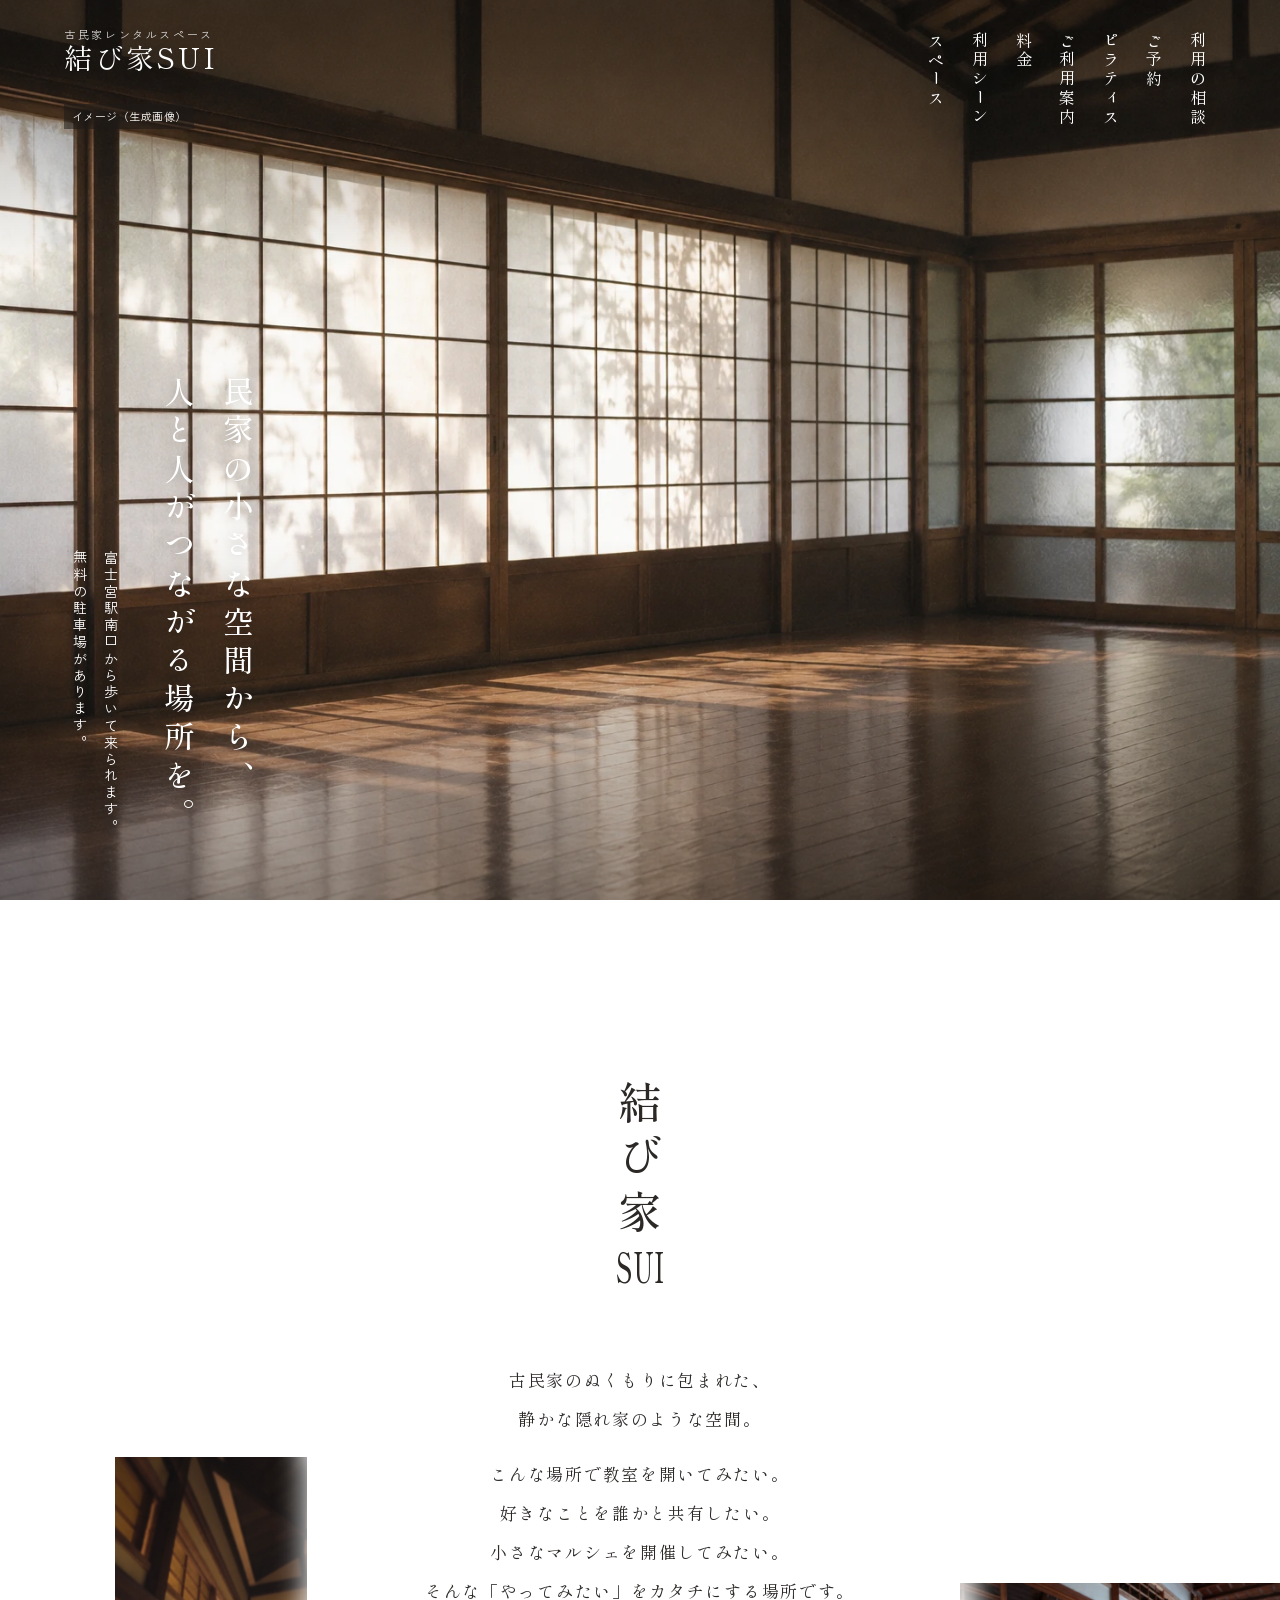
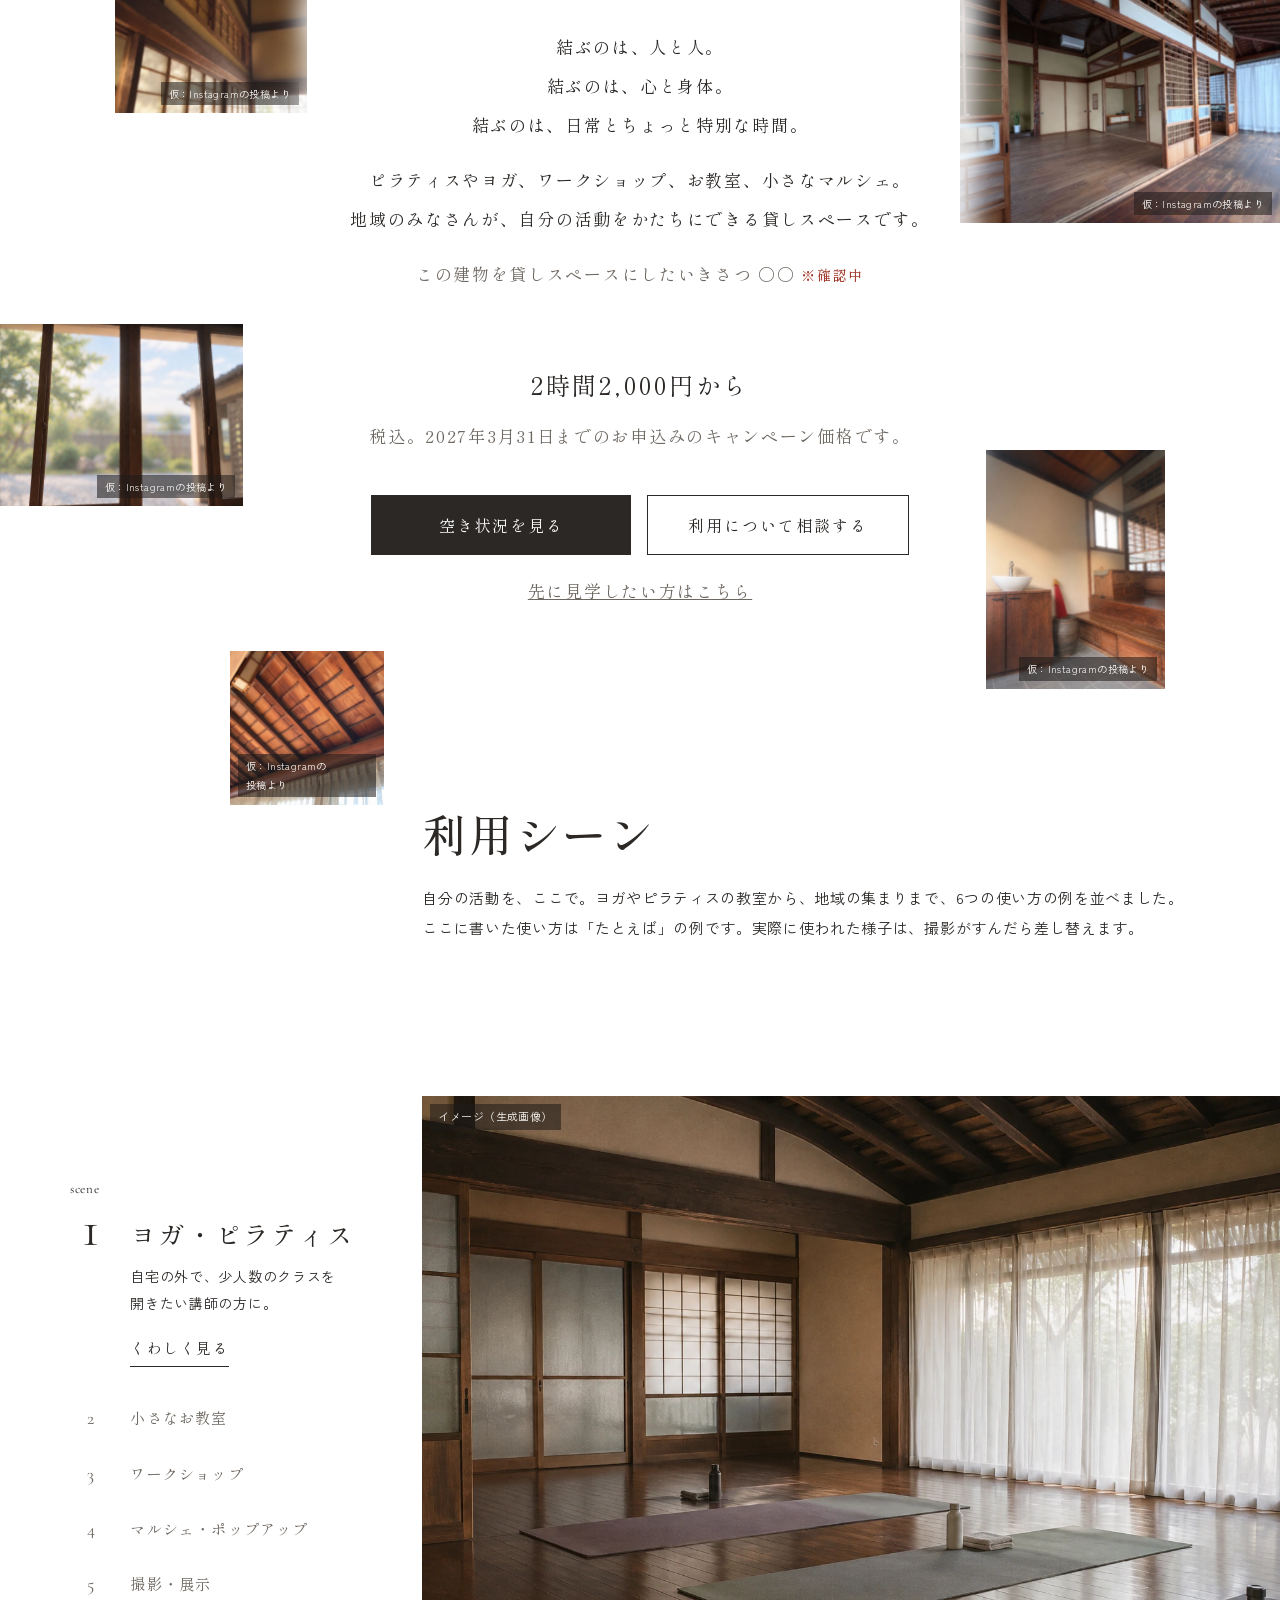
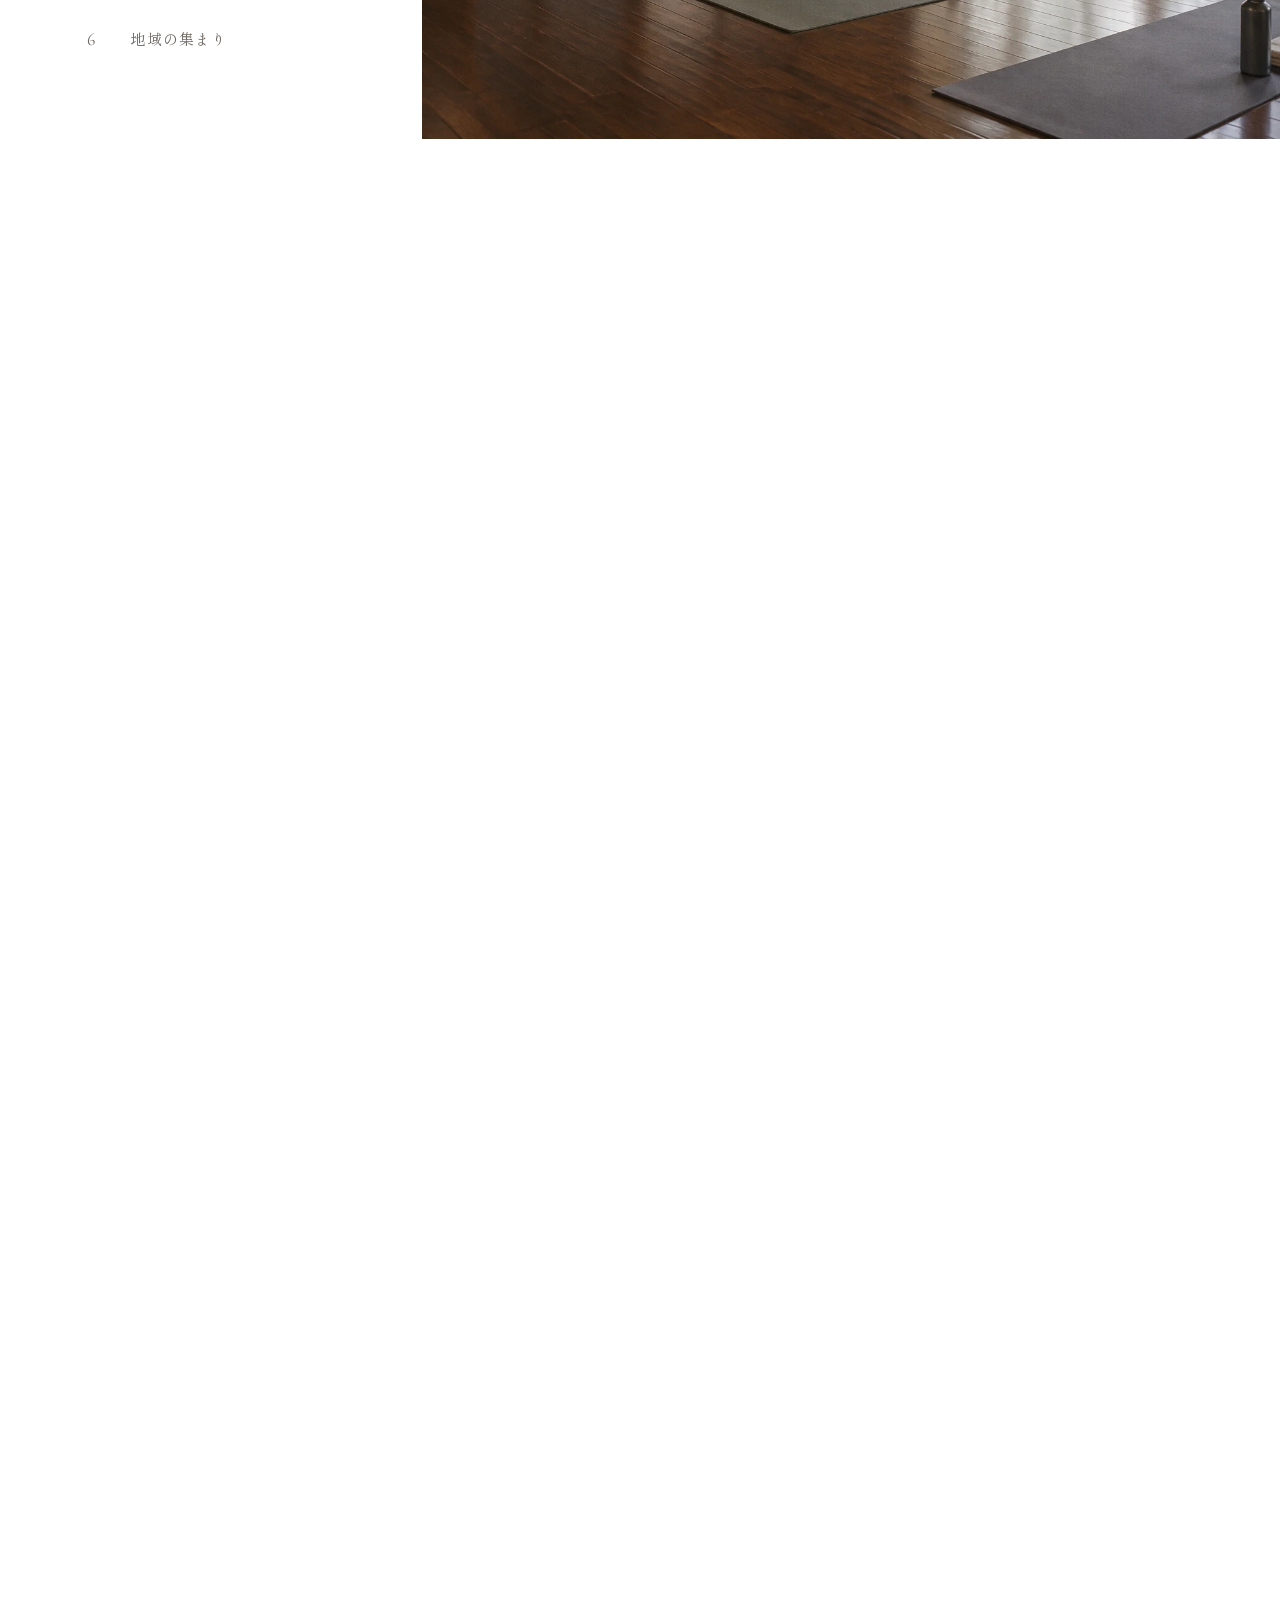
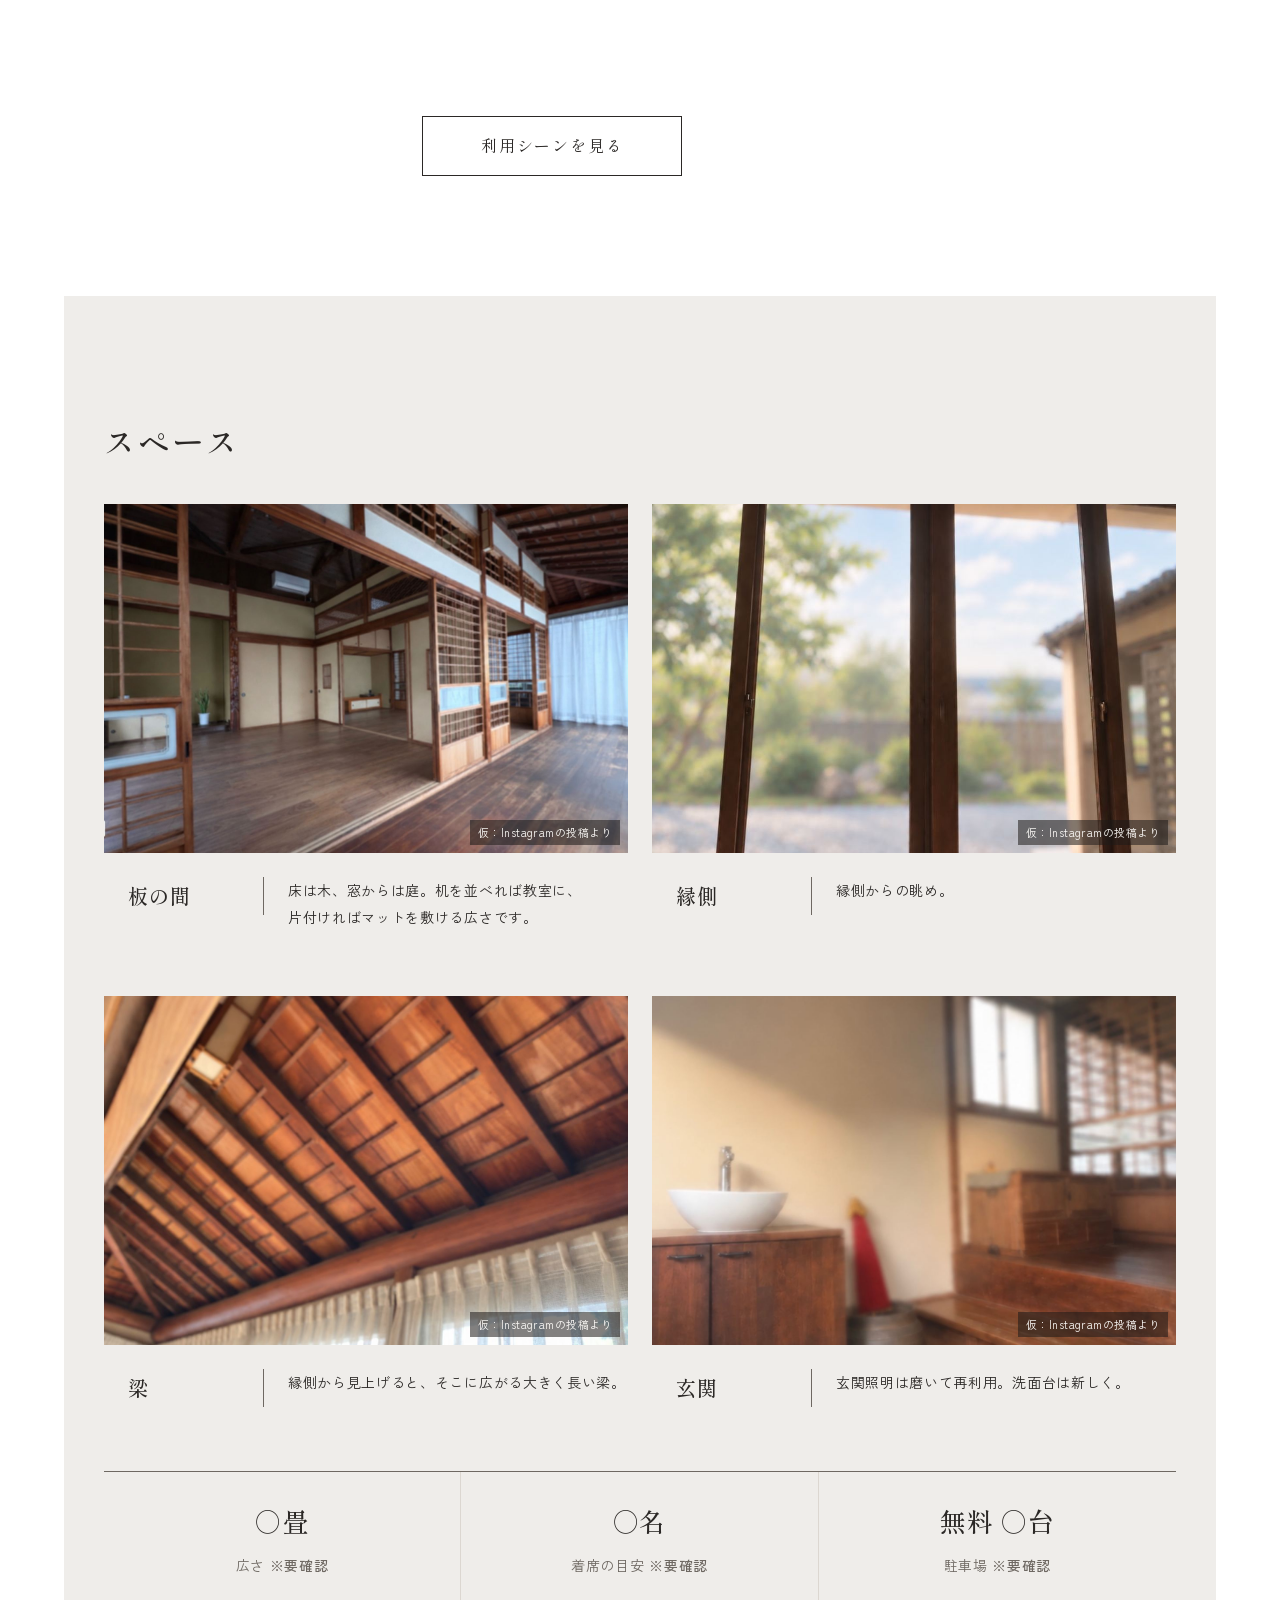
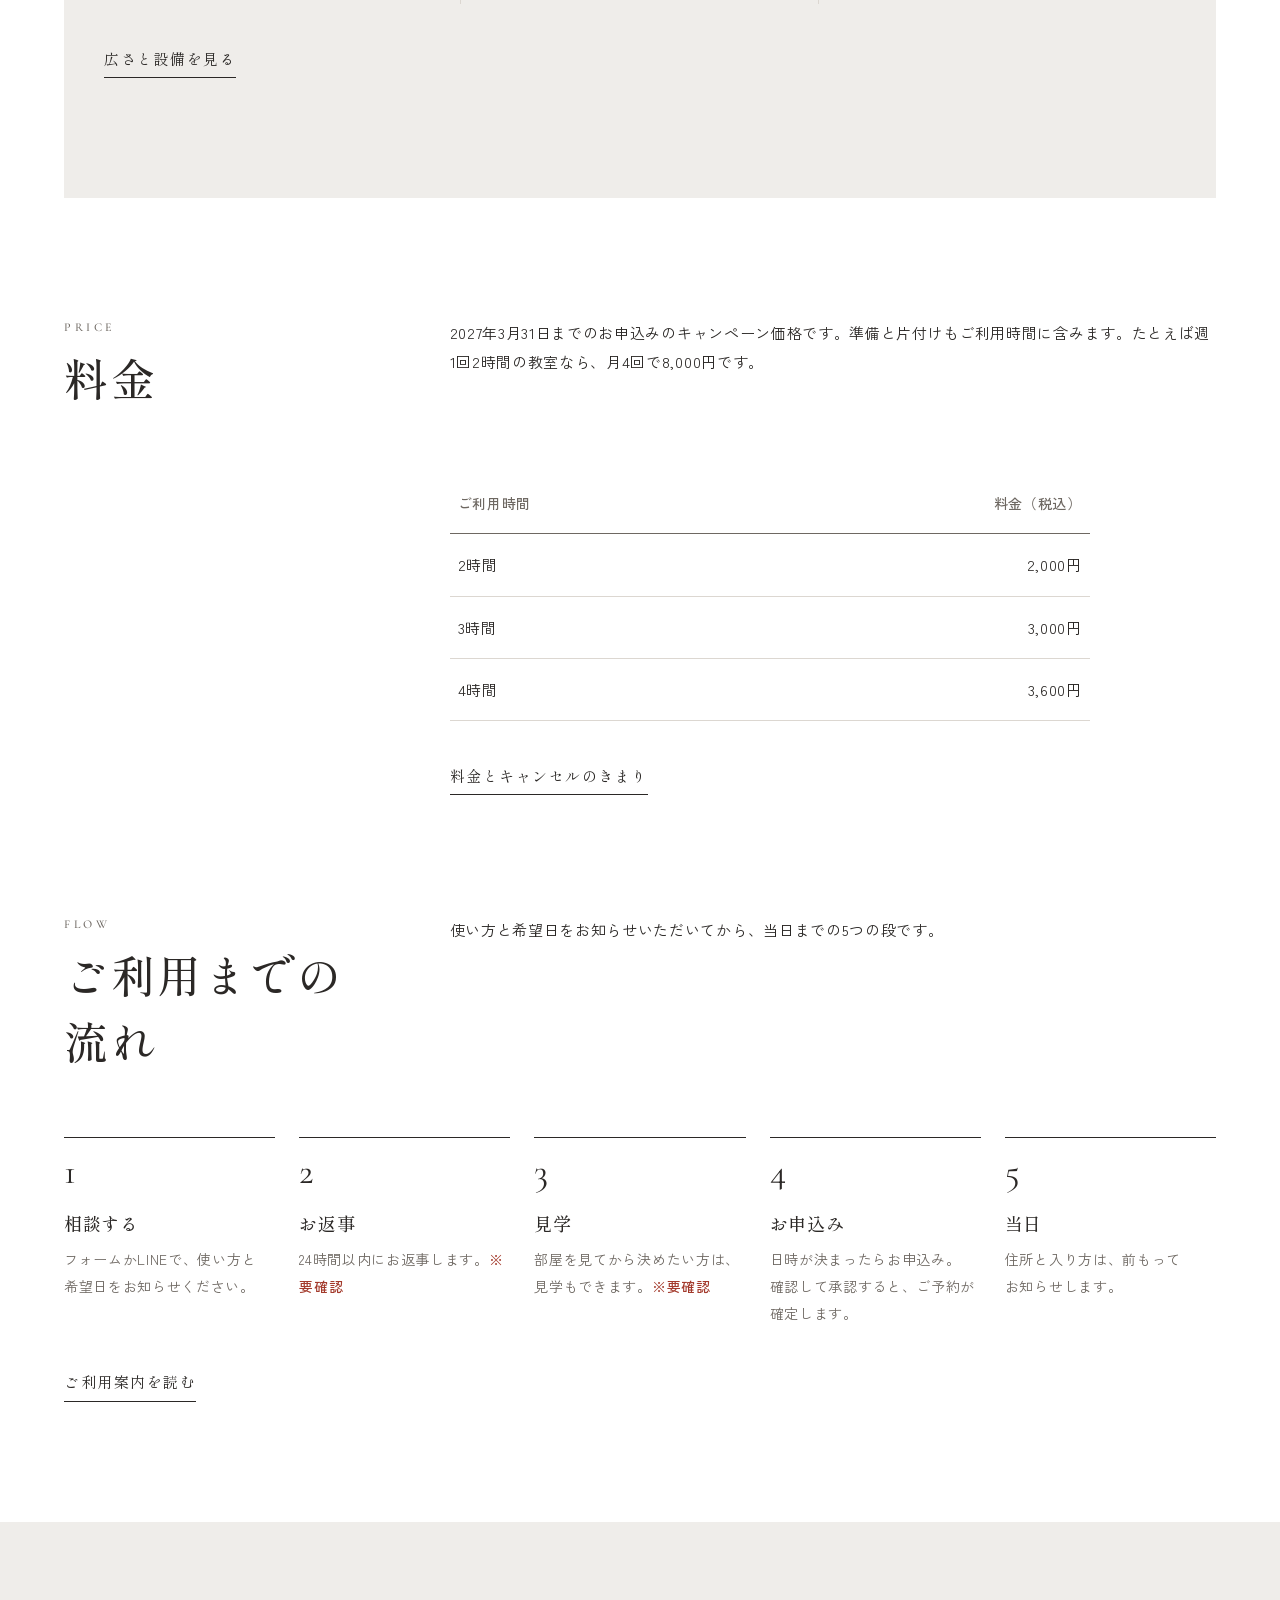
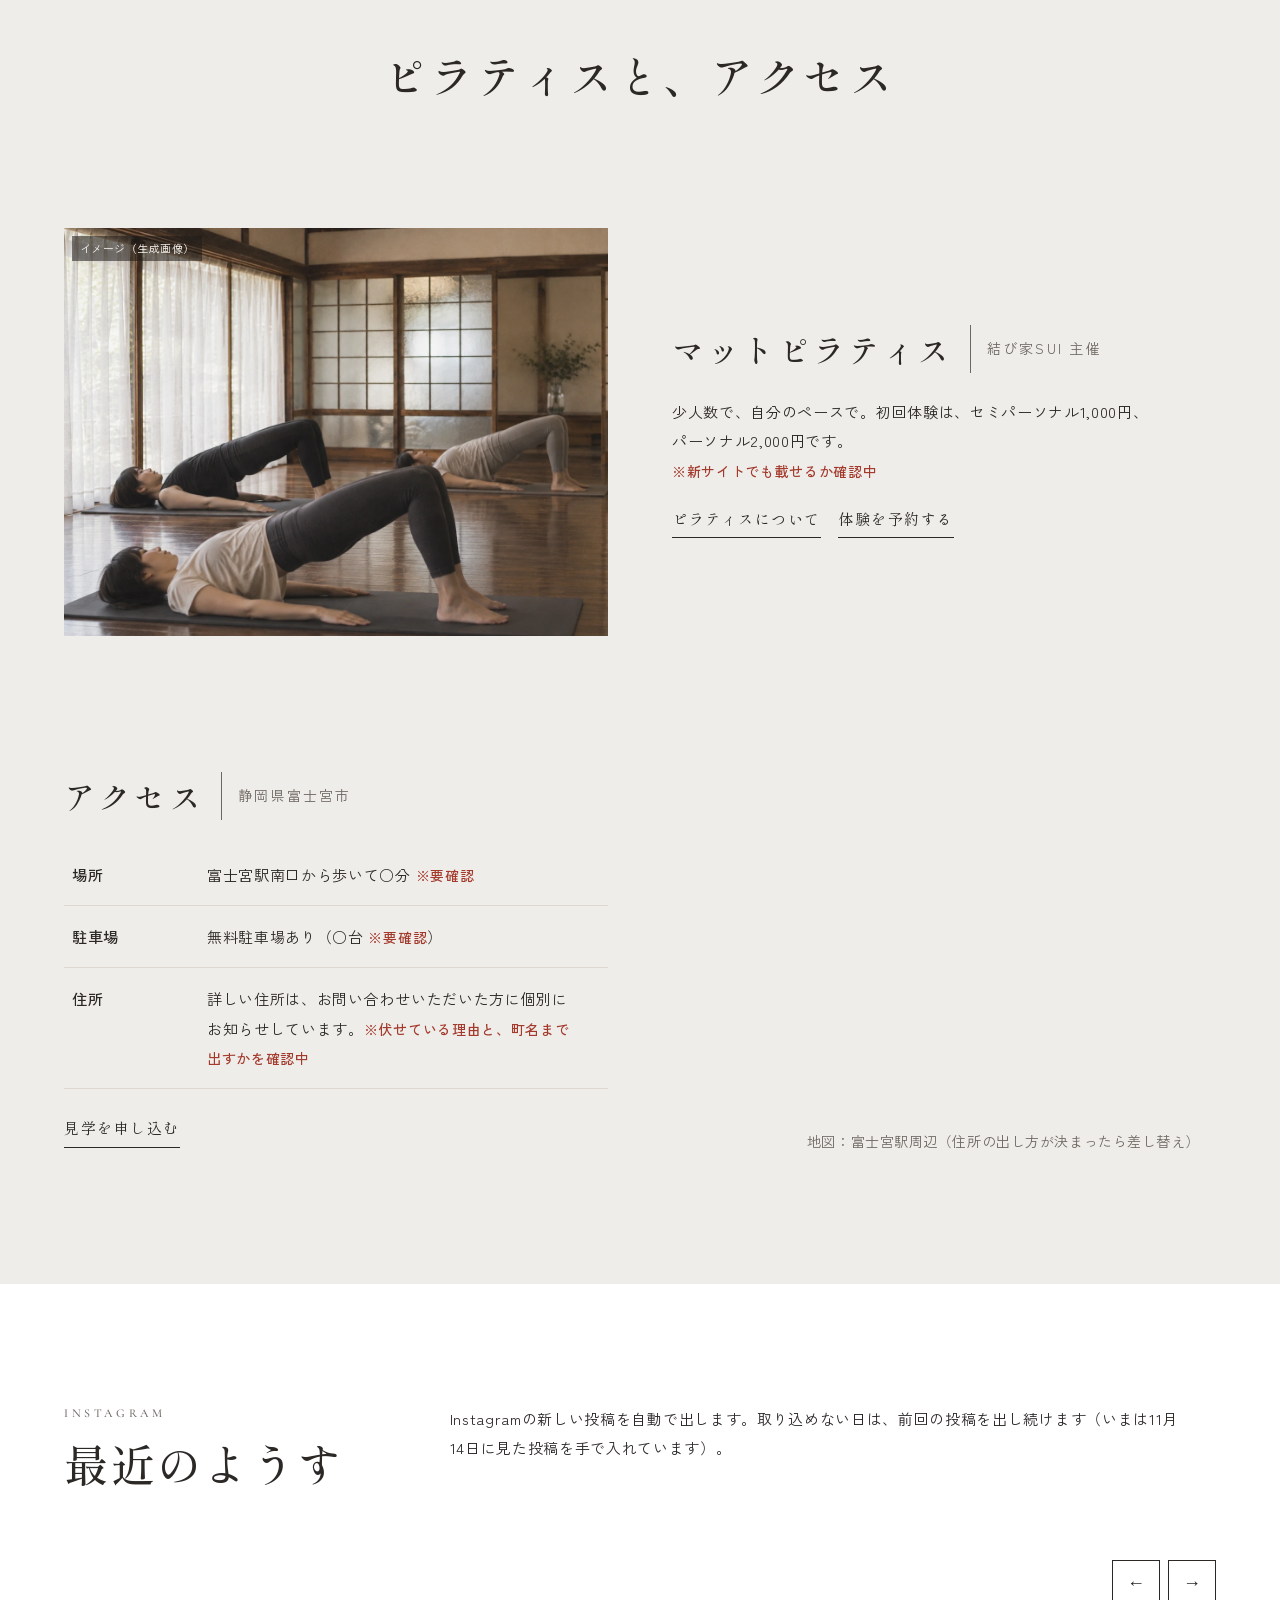
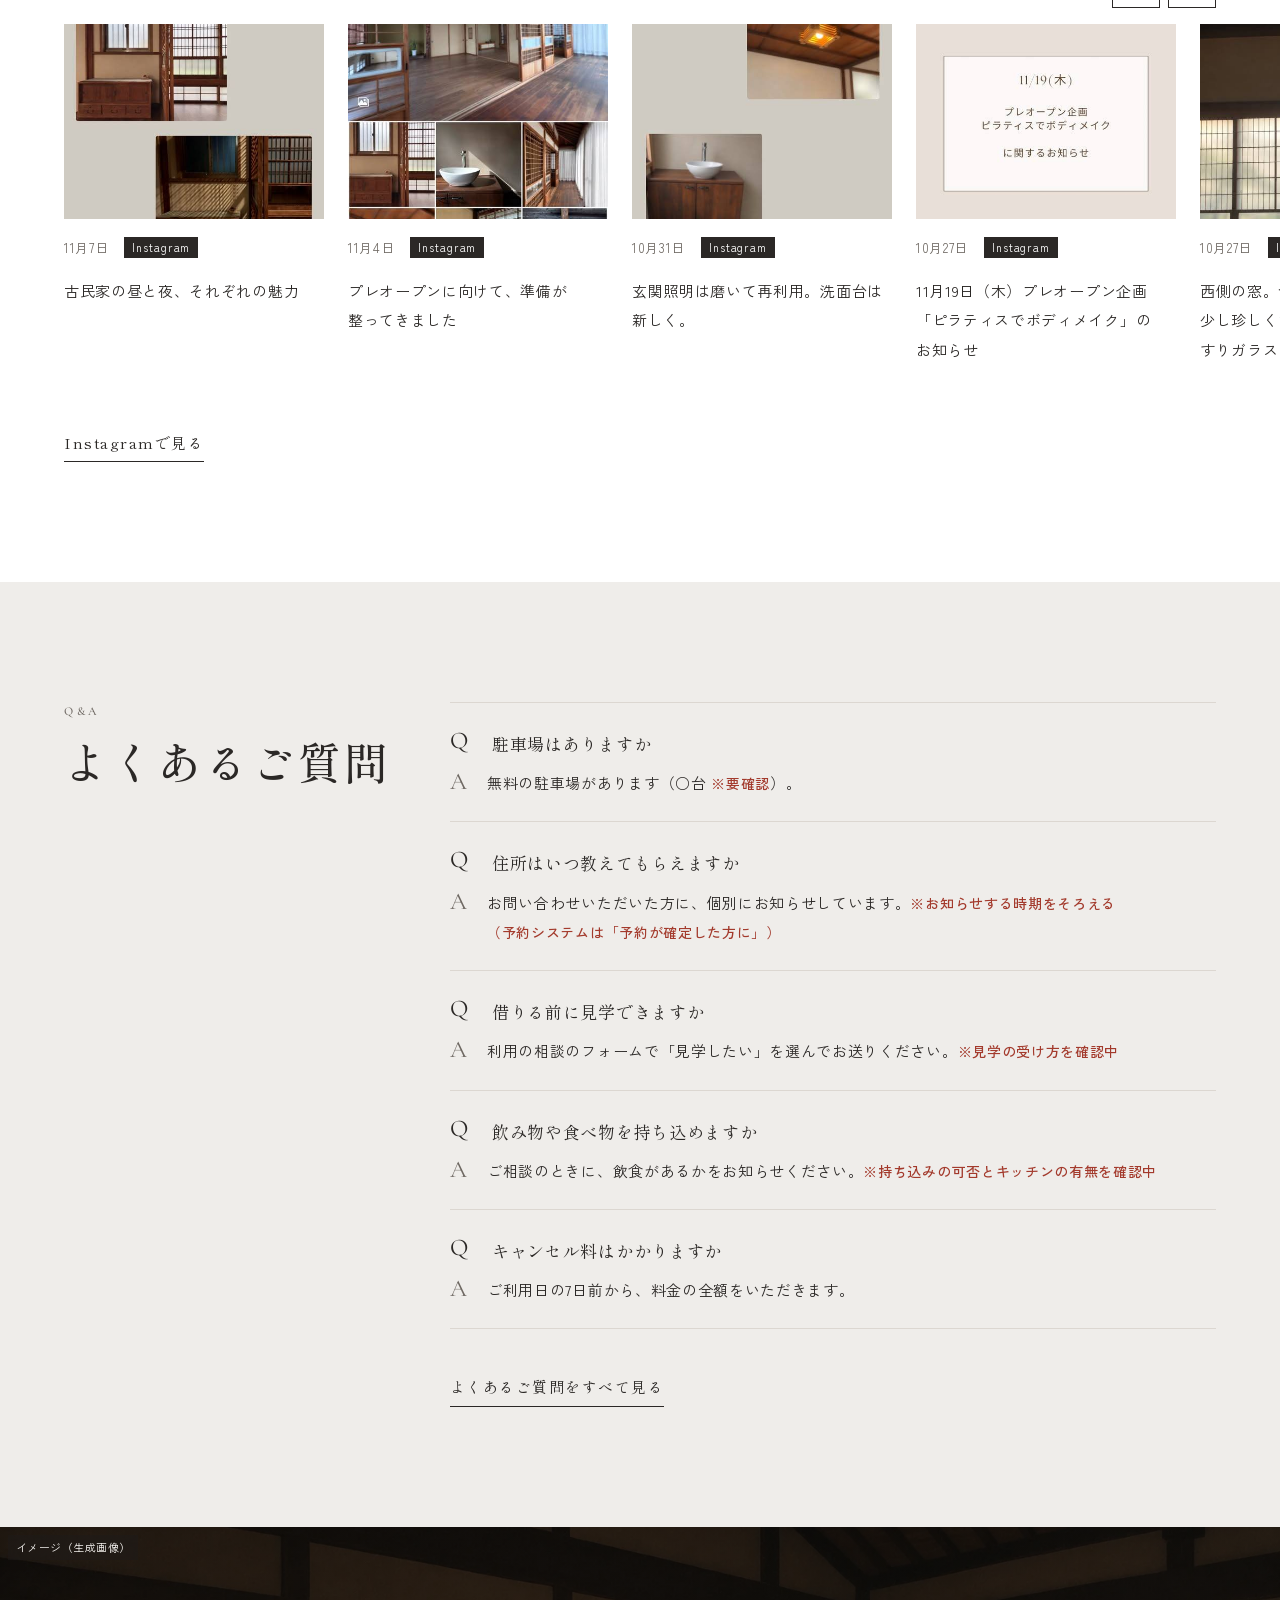
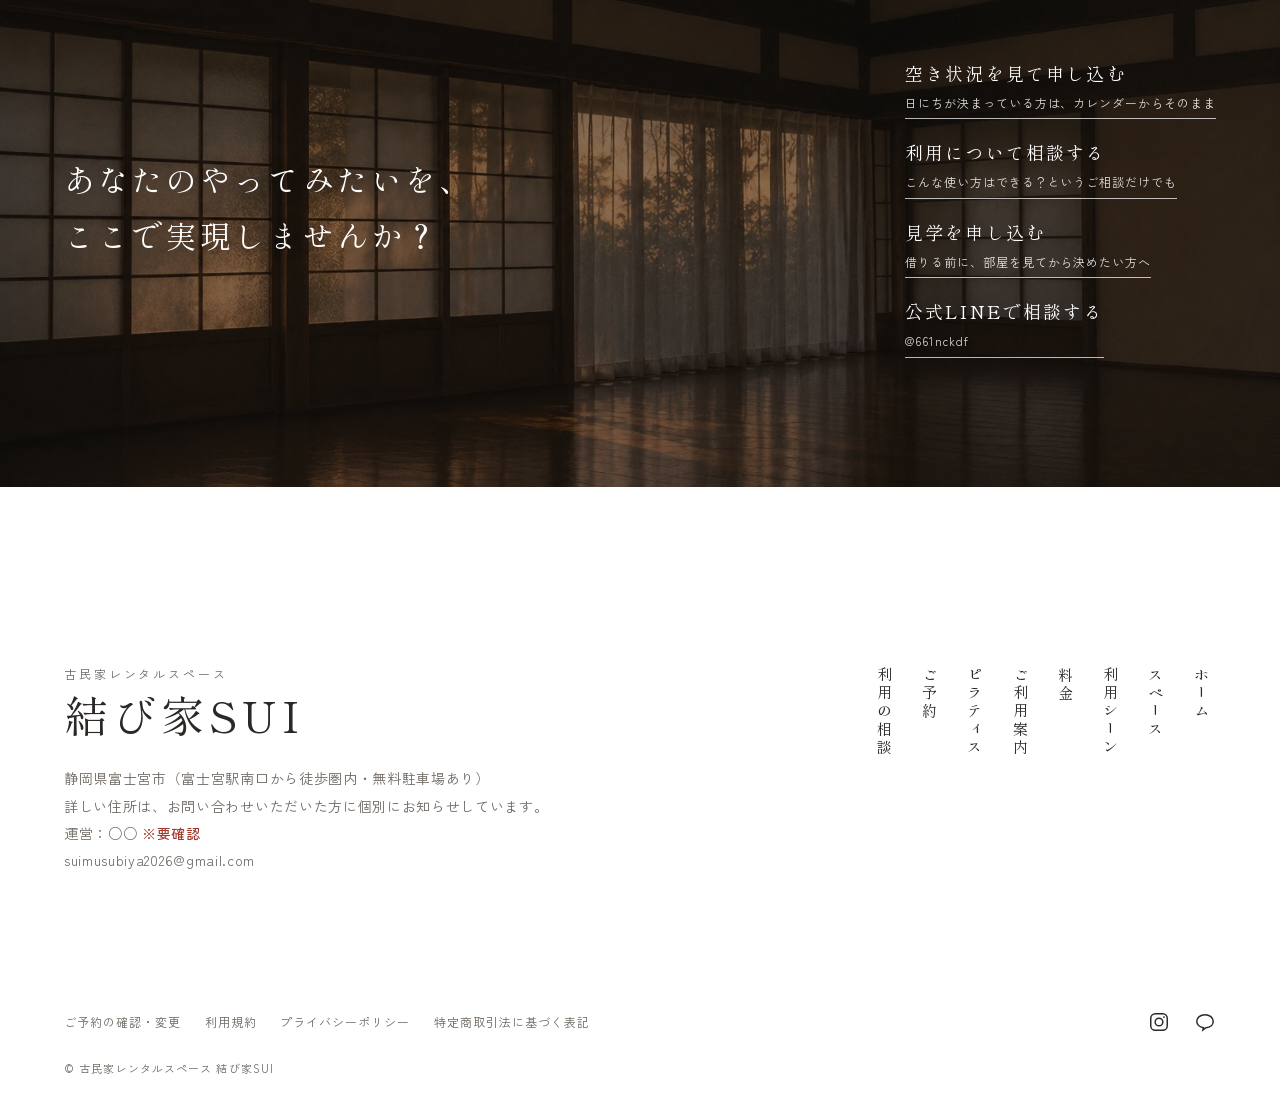
<file: index.html>
<!doctype html>
<html lang="ja">
<head>
<meta charset="utf-8">
<meta name="viewport" content="width=device-width, initial-scale=1">
<title>富士宮の古民家レンタルスペース｜結び家SUI（モック2案目）</title>
<meta name="description" content="富士宮駅南口から徒歩圏内、無料駐車場あり。ヨガやピラティスの教室、ワークショップ、小さな集まりに使える貸しスペースです。2時間2,000円から（税込）。">
<link rel="preconnect" href="https://fonts.googleapis.com">
<link rel="preconnect" href="https://fonts.gstatic.com" crossorigin>
<link href="https://fonts.googleapis.com/css2?family=Cormorant+Garamond:wght@500&family=Shippori+Mincho:wght@500&family=Zen+Kaku+Gothic+New:wght@400;500&display=swap" rel="stylesheet">
<link rel="stylesheet" href="assets/site.css?v=2">
</head>
<body id="top">
<div data-include="header"></div>

<main>
  <!-- 1. 最初の画面：全面の写真と、左下の縦書きのことば -->
  <div class="mv">
    <h1 class="sr-only">古民家レンタルスペース 結び家SUI</h1>
    <div class="ph dark mv-photo photo gen" style="background-image:url(assets/img/gen/top-hero.webp)" data-label="写真：障子越しの光が入る部屋（撮影予定）"></div>
    <div class="mv-copy">
      <h2>民家の小さな空間から、<br>人と人がつながる場所を。</h2>
      <p>富士宮駅南口から歩いて来られます。<br>無料の駐車場があります。</p>
    </div>
  </div>

  <!-- 2. この場所について：縦書きの名前と、まわりに散らした写真 -->
  <section class="concept" aria-label="この場所について">
    <div class="floats" aria-hidden="true">
      <div class="ph photo f1" data-speed="90"  style="background-image:url(assets/img/photo/tall-shoji.jpg)" data-label=""></div>
      <div class="ph photo f2" data-speed="160" style="background-image:url(assets/img/photo/room.jpg)" data-label=""></div>
      <div class="ph photo f3" data-speed="120" style="background-image:url(assets/img/photo/garden.jpg)" data-label=""></div>
      <div class="ph photo f4" data-speed="70"  style="background-image:url(assets/img/photo/genkan.jpg)" data-label=""></div>
      <div class="ph photo f5" data-speed="140" style="background-image:url(assets/img/photo/beams.jpg)" data-label=""></div>
    </div>
    <div class="concept-body">
      <h2>結び家<span class="tcy">SUI</span></h2>
      <p>古民家のぬくもりに包まれた、<br>静かな隠れ家のような空間。</p>
      <p>こんな場所で教室を開いてみたい。<br>好きなことを誰かと共有したい。<br>小さなマルシェを開催してみたい。<br>そんな「やってみたい」をカタチにする場所です。</p>
      <p>結ぶのは、人と人。<br>結ぶのは、心と身体。<br>結ぶのは、日常とちょっと特別な時間。</p>
      <p>ピラティスやヨガ、ワークショップ、お教室、小さなマルシェ。<br>地域のみなさんが、自分の活動をかたちにできる貸しスペースです。</p>
      <p class="note">この建物を貸しスペースにしたいきさつ ○○ <span class="todo">※確認中</span></p>
      <p class="price">2時間2,000円から</p>
      <p class="note">税込。2027年3月31日までのお申込みのキャンペーン価格です。</p>
      <div class="btns">
        <a class="btn primary" href="reserve-rental.html">空き状況を見る</a>
        <a class="btn" href="contact.html">利用について相談する</a>
      </div>
      <p class="note" style="margin-top:var(--s-3)"><a href="contact.html?type=visit">先に見学したい方はこちら</a></p>
    </div>
  </section>

  <!-- 3. 利用シーン：左に番号つきの一覧、右に大きな写真。スクロールで切り替わる -->
  <section class="steps" aria-labelledby="steps-ttl">
    <div class="steps-head">
      <h2 id="steps-ttl">利用シーン</h2>
      <p>自分の活動を、ここで。ヨガやピラティスの教室から、地域の集まりまで、6つの使い方の例を並べました。ここに書いた使い方は「たとえば」の例です。実際に使われた様子は、撮影がすんだら差し替えます。</p>
    </div>
    <div class="steps-track" style="--n:6">
      <div class="steps-pin">
        <ol class="steps-list">
          <li><span class="k">scene</span><div class="ph photo gen mph" style="background-image:url(assets/img/gen/scene-yoga.webp)" data-label=""></div><span class="t">ヨガ・ピラティス</span><div class="d">自宅の外で、少人数のクラスを開きたい講師の方に。<br><a class="line-link" href="scenes.html#yoga-pilates">くわしく見る</a></div></li>
          <li><span class="k">scene</span><div class="ph photo gen mph" style="background-image:url(assets/img/gen/scene-class.webp)" data-label=""></div><span class="t">小さなお教室</span><div class="d">手芸などの、机を並べて教える教室に。<br><a class="line-link" href="scenes.html#class">くわしく見る</a></div></li>
          <li><span class="k">scene</span><div class="ph photo gen mph" style="background-image:url(assets/img/gen/scene-workshop.webp)" data-label=""></div><span class="t">ワークショップ</span><div class="d">作家さんの、少人数の作る会に。<br><a class="line-link" href="scenes.html#workshop">くわしく見る</a></div></li>
          <li><span class="k">scene</span><div class="ph photo gen mph" style="background-image:url(assets/img/gen/scene-marche.webp)" data-label=""></div><span class="t">マルシェ・ポップアップ</span><div class="d">内容と人数をご相談ください。<span class="todo">※物販と人数の条件を確認中</span><br><a class="line-link" href="scenes.html#marche">くわしく見る</a></div></li>
          <li><span class="k">scene</span><div class="ph photo gen mph" style="background-image:url(assets/img/gen/scene-exhibit.webp)" data-label=""></div><span class="t">撮影・展示</span><div class="d">内容をご相談ください。<span class="todo">※撮影の料金を確認中</span><br><a class="line-link" href="scenes.html#photo">くわしく見る</a></div></li>
          <li><span class="k">scene</span><div class="ph photo gen mph" style="background-image:url(assets/img/gen/scene-community.webp)" data-label=""></div><span class="t">地域の集まり</span><div class="d">交流会や勉強会、地域の団体の集まりに。<br><a class="line-link" href="scenes.html#community">くわしく見る</a></div></li>
        </ol>
        <div class="steps-photos" aria-hidden="true">
          <div class="ph photo gen" style="background-image:url(assets/img/gen/scene-yoga.webp)" data-label=""></div>
          <div class="ph photo gen" style="background-image:url(assets/img/gen/scene-class.webp)" data-label=""></div>
          <div class="ph photo gen" style="background-image:url(assets/img/gen/scene-workshop.webp)" data-label=""></div>
          <div class="ph photo gen" style="background-image:url(assets/img/gen/scene-marche.webp)" data-label=""></div>
          <div class="ph photo gen" style="background-image:url(assets/img/gen/scene-exhibit.webp)" data-label=""></div>
          <div class="ph photo gen" style="background-image:url(assets/img/gen/scene-community.webp)" data-label=""></div>
        </div>
      </div>
    </div>
    <div class="steps-foot"><a class="btn" href="scenes.html">利用シーンを見る</a></div>
  </section>

  <!-- 4. スペース：灰色の面の上に、写真と「名前｜説明」のカード -->
  <section class="inset" aria-labelledby="space-ttl">
    <h2 id="space-ttl">スペース</h2>
    <div class="cards2">
      <div><div class="ph photo" style="background-image:url(assets/img/photo/room.jpg)" data-label="写真：部屋の全景"></div>
        <div class="cap"><h3>板の間</h3><p>床は木、窓からは庭。机を並べれば教室に、片付ければマットを敷ける広さです。</p></div></div>
      <div><div class="ph photo" style="background-image:url(assets/img/photo/garden.jpg)" data-label="写真：縁側と庭"></div>
        <div class="cap"><h3>縁側</h3><p>縁側からの眺め。</p></div></div>
      <div><div class="ph photo" style="background-image:url(assets/img/photo/beams.jpg)" data-label="写真：梁"></div>
        <div class="cap"><h3>梁</h3><p>縁側から見上げると、そこに広がる大きく長い梁。</p></div></div>
      <div><div class="ph photo" style="background-image:url(assets/img/photo/genkan.jpg)" data-label="写真：玄関"></div>
        <div class="cap"><h3>玄関</h3><p>玄関照明は磨いて再利用。洗面台は新しく。</p></div></div>
    </div>
    <ul class="facts">
      <li><b>○畳</b><span>広さ <span class="todo">※要確認</span></span></li>
      <li><b>○名</b><span>着席の目安 <span class="todo">※要確認</span></span></li>
      <li><b>無料 ○台</b><span>駐車場 <span class="todo">※要確認</span></span></li>
    </ul>
    <div class="sec-foot"><a class="line-link" href="space.html">広さと設備を見る</a></div>
  </section>

  <!-- 5. 料金と、ご利用までの流れ：見出しを左、文を右 -->
  <section class="sec" aria-labelledby="price-ttl">
    <div class="twohead">
      <h2 id="price-ttl"><small>Price</small>料金</h2>
      <p>2027年3月31日までのお申込みのキャンペーン価格です。準備と片付けもご利用時間に含みます。たとえば週1回2時間の教室なら、月4回で8,000円です。</p>
    </div>
    <div class="body">
      <table class="t" style="max-width:640px">
        <thead><tr><th>ご利用時間</th><th style="text-align:right">料金（税込）</th></tr></thead>
        <tbody>
          <tr><td>2時間</td><td class="num">2,000円</td></tr>
          <tr><td>3時間</td><td class="num">3,000円</td></tr>
          <tr><td>4時間</td><td class="num">3,600円</td></tr>
        </tbody>
      </table>
      <div class="sec-foot"><a class="line-link" href="price.html">料金とキャンセルのきまり</a></div>
    </div>
  </section>

  <section class="sec" style="padding-top:0" aria-labelledby="flow-ttl">
    <div class="twohead">
      <h2 id="flow-ttl"><small>Flow</small>ご利用までの流れ</h2>
      <p>使い方と希望日をお知らせいただいてから、当日までの5つの段です。</p>
    </div>
    <ol class="flow">
      <li><b>相談する</b><p>フォームかLINEで、使い方と希望日をお知らせください。</p></li>
      <li><b>お返事</b><p>24時間以内にお返事します。<span class="todo">※要確認</span></p></li>
      <li><b>見学</b><p>部屋を見てから決めたい方は、見学もできます。<span class="todo">※要確認</span></p></li>
      <li><b>お申込み</b><p>日時が決まったらお申込み。確認して承認すると、ご予約が確定します。</p></li>
      <li><b>当日</b><p>住所と入り方は、前もってお知らせします。</p></li>
    </ol>
    <div class="sec-foot"><a class="line-link" href="guide.html">ご利用案内を読む</a></div>
  </section>

  <!-- 6. ピラティスとアクセス：写真と文を左右に交互に -->
  <section class="rows" aria-labelledby="rows-ttl">
    <h2 id="rows-ttl">ピラティスと、アクセス</h2>
    <div class="row-item">
      <div class="ph photo gen" style="background-image:url(assets/img/gen/pilates-move.webp)" data-label="写真：マットの上で体を動かす様子"></div>
      <div>
        <div class="name"><h3>マットピラティス</h3><span>結び家SUI 主催</span></div>
        <p>少人数で、自分のペースで。初回体験は、セミパーソナル1,000円、パーソナル2,000円です。<br><span class="todo">※新サイトでも載せるか確認中</span></p>
        <a class="line-link" href="pilates.html">ピラティスについて</a>　<a class="line-link" href="reserve-pilates.html?trial=1">体験を予約する</a>
      </div>
    </div>
    <div class="row-item rev" id="access">
      <div class="ph" data-label="地図：富士宮駅周辺（住所の出し方が決まったら差し替え）"></div>
      <div>
        <div class="name"><h3>アクセス</h3><span>静岡県富士宮市</span></div>
        <table class="t">
          <tbody>
            <tr><th scope="row">場所</th><td>富士宮駅南口から歩いて○分 <span class="todo">※要確認</span></td></tr>
            <tr><th scope="row">駐車場</th><td>無料駐車場あり（○台 <span class="todo">※要確認</span>）</td></tr>
            <tr><th scope="row">住所</th><td>詳しい住所は、お問い合わせいただいた方に個別にお知らせしています。<span class="todo">※伏せている理由と、町名まで出すかを確認中</span></td></tr>
          </tbody>
        </table>
        <div class="sec-foot" style="margin-top:var(--s-4)"><a class="line-link" href="contact.html?type=visit">見学を申し込む</a></div>
      </div>
    </div>
  </section>

  <!-- 7. 最近のようす：横に流れるカード -->
  <section class="sec" aria-labelledby="ig-ttl">
    <div class="twohead">
      <h2 id="ig-ttl"><small>Instagram</small>最近のようす</h2>
      <p>Instagramの新しい投稿を自動で出します。取り込めない日は、前回の投稿を出し続けます（いまは11月14日に見た投稿を手で入れています）。</p>
    </div>
    <div class="slider">
      <div class="slider-arrows"><button type="button" data-dir="-1" aria-label="前へ">←</button><button type="button" data-dir="1" aria-label="次へ">→</button></div>
      <div class="slider-track">
        <a href="https://www.instagram.com/p/DfcEiLHGvTW/" target="_blank" rel="noopener"><img src="assets/img/ig/DfcEiLHGvTW.jpg" alt="" loading="lazy"><p class="meta"><time>11月7日</time><span class="tag">Instagram</span></p><p class="ttl">古民家の昼と夜、それぞれの魅力</p></a>
        <a href="https://www.instagram.com/p/DfWBV_NGq1J/" target="_blank" rel="noopener"><img src="assets/img/ig/DfWBV_NGq1J.jpg" alt="" loading="lazy"><p class="meta"><time>11月4日</time><span class="tag">Instagram</span></p><p class="ttl">プレオープンに向けて、準備が整ってきました</p></a>
        <a href="https://www.instagram.com/p/DfKJiANmpR-/" target="_blank" rel="noopener"><img src="assets/img/ig/DfKJiANmpR-.jpg" alt="" loading="lazy"><p class="meta"><time>10月31日</time><span class="tag">Instagram</span></p><p class="ttl">玄関照明は磨いて再利用。洗面台は新しく。</p></a>
        <a href="https://www.instagram.com/p/DfBBvKOk40o/" target="_blank" rel="noopener"><img src="assets/img/ig/DfBBvKOk40o.jpg" alt="" loading="lazy"><p class="meta"><time>10月27日</time><span class="tag">Instagram</span></p><p class="ttl">11月19日（木）プレオープン企画「ピラティスでボディメイク」のお知らせ</p></a>
        <a href="https://www.instagram.com/p/DfBswfVtsW6/" target="_blank" rel="noopener"><img src="assets/img/ig/DfBswfVtsW6.jpg" alt="" loading="lazy"><p class="meta"><time>10月27日</time><span class="tag">Instagram</span></p><p class="ttl">西側の窓。今では少し珍しくなった、昔ながらのすりガラス</p></a>
        <a href="https://www.instagram.com/p/De2xdJBTn5W/" target="_blank" rel="noopener"><img src="assets/img/ig/De2xdJBTn5W.jpg" alt="" loading="lazy"><p class="meta"><time>10月23日</time><span class="tag">Instagram</span></p><p class="ttl">縁側から見上げると、そこに広がる大きく長い梁</p></a>
      </div>
    </div>
    <div class="sec-foot"><a class="line-link" href="https://www.instagram.com/sui_musubiya/" target="_blank" rel="noopener">Instagramで見る</a></div>
  </section>

  <!-- 8. よくあるご質問（5問。全部はご利用案内に） -->
  <section class="sec tint" aria-labelledby="qa-ttl">
    <div class="twohead">
      <h2 id="qa-ttl"><small>Q&amp;A</small>よくあるご質問</h2>
      <ul class="qa-list">
        <li><p class="q">駐車場はありますか</p><p class="a"><span>無料の駐車場があります（○台 <span class="todo">※要確認</span>）。</span></p></li>
        <li><p class="q">住所はいつ教えてもらえますか</p><p class="a"><span>お問い合わせいただいた方に、個別にお知らせしています。<span class="todo">※お知らせする時期をそろえる（予約システムは「予約が確定した方に」）</span></span></p></li>
        <li><p class="q">借りる前に見学できますか</p><p class="a"><span>利用の相談のフォームで「見学したい」を選んでお送りください。<span class="todo">※見学の受け方を確認中</span></span></p></li>
        <li><p class="q">飲み物や食べ物を持ち込めますか</p><p class="a"><span>ご相談のときに、飲食があるかをお知らせください。<span class="todo">※持ち込みの可否とキッチンの有無を確認中</span></span></p></li>
        <li><p class="q">キャンセル料はかかりますか</p><p class="a"><span>ご利用日の7日前から、料金の全額をいただきます。</span></p></li>
      </ul>
    </div>
    <div class="body" style="margin-top:calc(-1 * var(--s-4))"><a class="line-link" href="guide.html#faq">よくあるご質問をすべて見る</a></div>
  </section>
  <!-- 最後の誘い（写真の帯）は、フッターの上に全ページ共通で出す -->
</main>

<div data-include="footer"></div>
<script src="assets/site.js?v=3"></script>
</body>
</html>
</file>
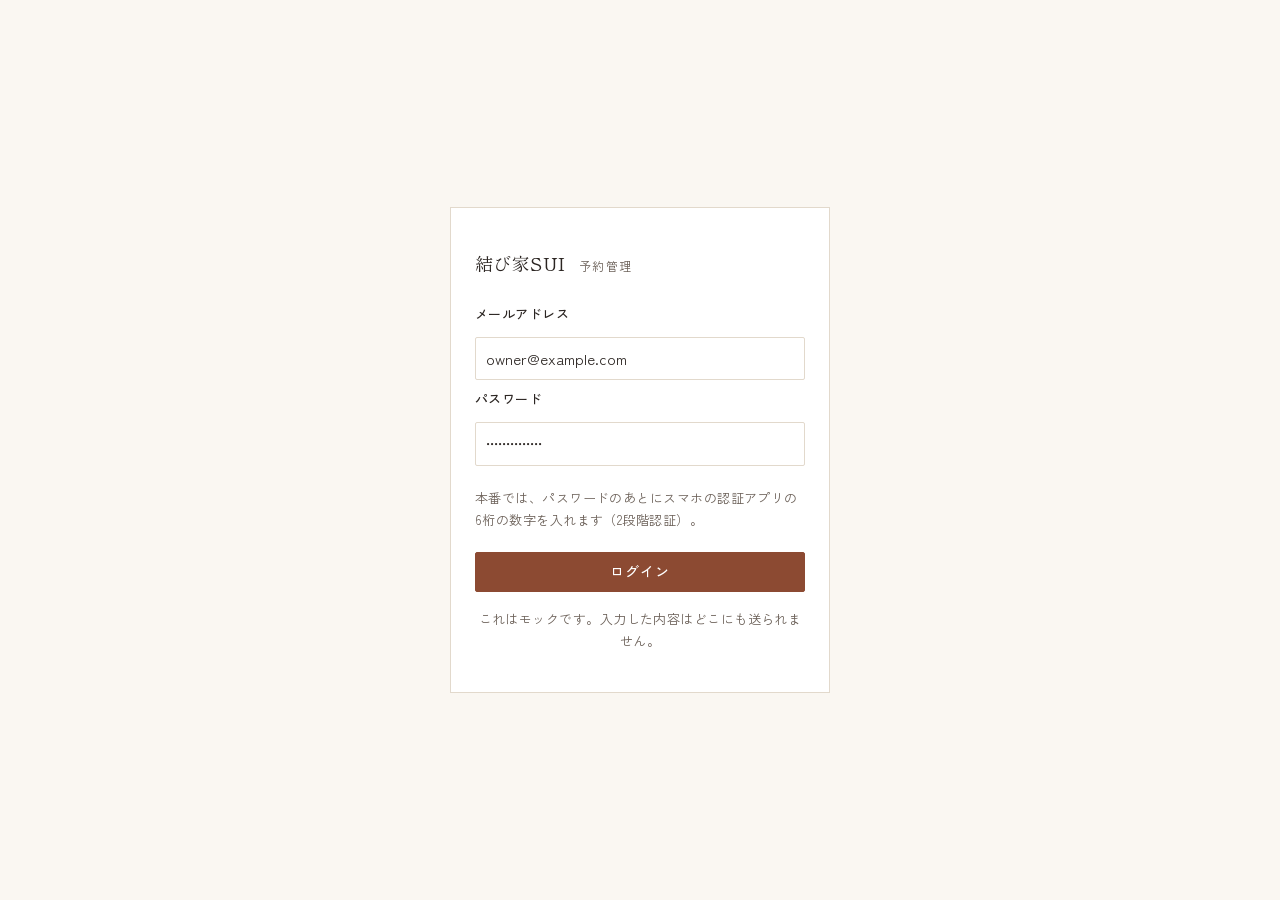
<file: admin/index.html>
<!doctype html>
<html lang="ja">
<head>
<meta charset="utf-8">
<meta name="viewport" content="width=device-width, initial-scale=1">
<meta name="robots" content="noindex">
<title>予約管理｜結び家SUI（モック2案目）</title>
<link rel="preconnect" href="https://fonts.googleapis.com">
<link rel="preconnect" href="https://fonts.gstatic.com" crossorigin>
<link href="https://fonts.googleapis.com/css2?family=Shippori+Mincho:wght@500&family=Zen+Kaku+Gothic+New:wght@400;500;700&display=swap" rel="stylesheet">
<link rel="stylesheet" href="../assets/admin.css?v=10">
</head>
<body>

<!-- ログイン（モック） -->
<div class="login" id="login">
  <div class="login-card">
    <p class="brand">結び家SUI <span>予約管理</span></p>
    <label class="f" for="lg-mail">メールアドレス</label><input type="email" id="lg-mail" value="owner@example.com">
    <label class="f" for="lg-pass">パスワード</label><input type="password" id="lg-pass" value="dummy-password">
    <p class="note">本番では、パスワードのあとにスマホの認証アプリの6桁の数字を入れます（2段階認証）。</p>
    <button class="btn primary" type="button" id="lg-go">ログイン</button>
    <p class="note mock">これはモックです。入力した内容はどこにも送られません。</p>
  </div>
</div>

<div class="app hidden" id="app">
  <header class="top">
    <p class="brand">結び家SUI <span>予約管理</span></p>
    <p class="mock-badge">モック：データはすべて表示例です</p>
    <a class="site-link" href="../reserve.html" target="_blank" rel="noopener">お客様の画面を開く</a>
    <button class="logout" type="button" id="demo-reset">見本のデータに戻す</button>
    <button class="logout" type="button" id="logout">ログアウト</button>
  </header>
  <nav class="side" aria-label="管理メニュー">
    <a href="#dashboard" data-view="dashboard">ホーム</a>
    <p class="side-h rental">レンタルスペース</p>
    <a href="#rental-cal" data-view="rental-cal">カレンダー</a>
    <a href="#rental-req" data-view="rental-req">申込み <span class="badge" id="nav-rental"></span></a>
    <p class="side-h lesson">ピラティス</p>
    <a href="#pilates-cal" data-view="pilates-cal">カレンダー</a>
    <a href="#pilates-book" data-view="pilates-book">予約した方 <span class="badge soft" id="nav-pilates"></span></a>
    <a href="#pilates-slots" data-view="pilates-slots">回と定員</a>
    <p class="side-h">共通</p>
    <a href="#closed" data-view="closed">休業日</a>
    <a href="#mails" data-view="mails">お客様へのお知らせ</a>
    <a href="#news" data-view="news">お知らせとInstagram</a>
    <a href="#settings" data-view="settings">料金と設定</a>
  </nav>
  <main class="main" id="main"></main>
  <div class="toast hidden" id="toast"></div>
</div>

<script src="../assets/mock-db.js?v=2"></script>
<script src="../assets/admin.js?v=13"></script>
</body>
</html>
</file>
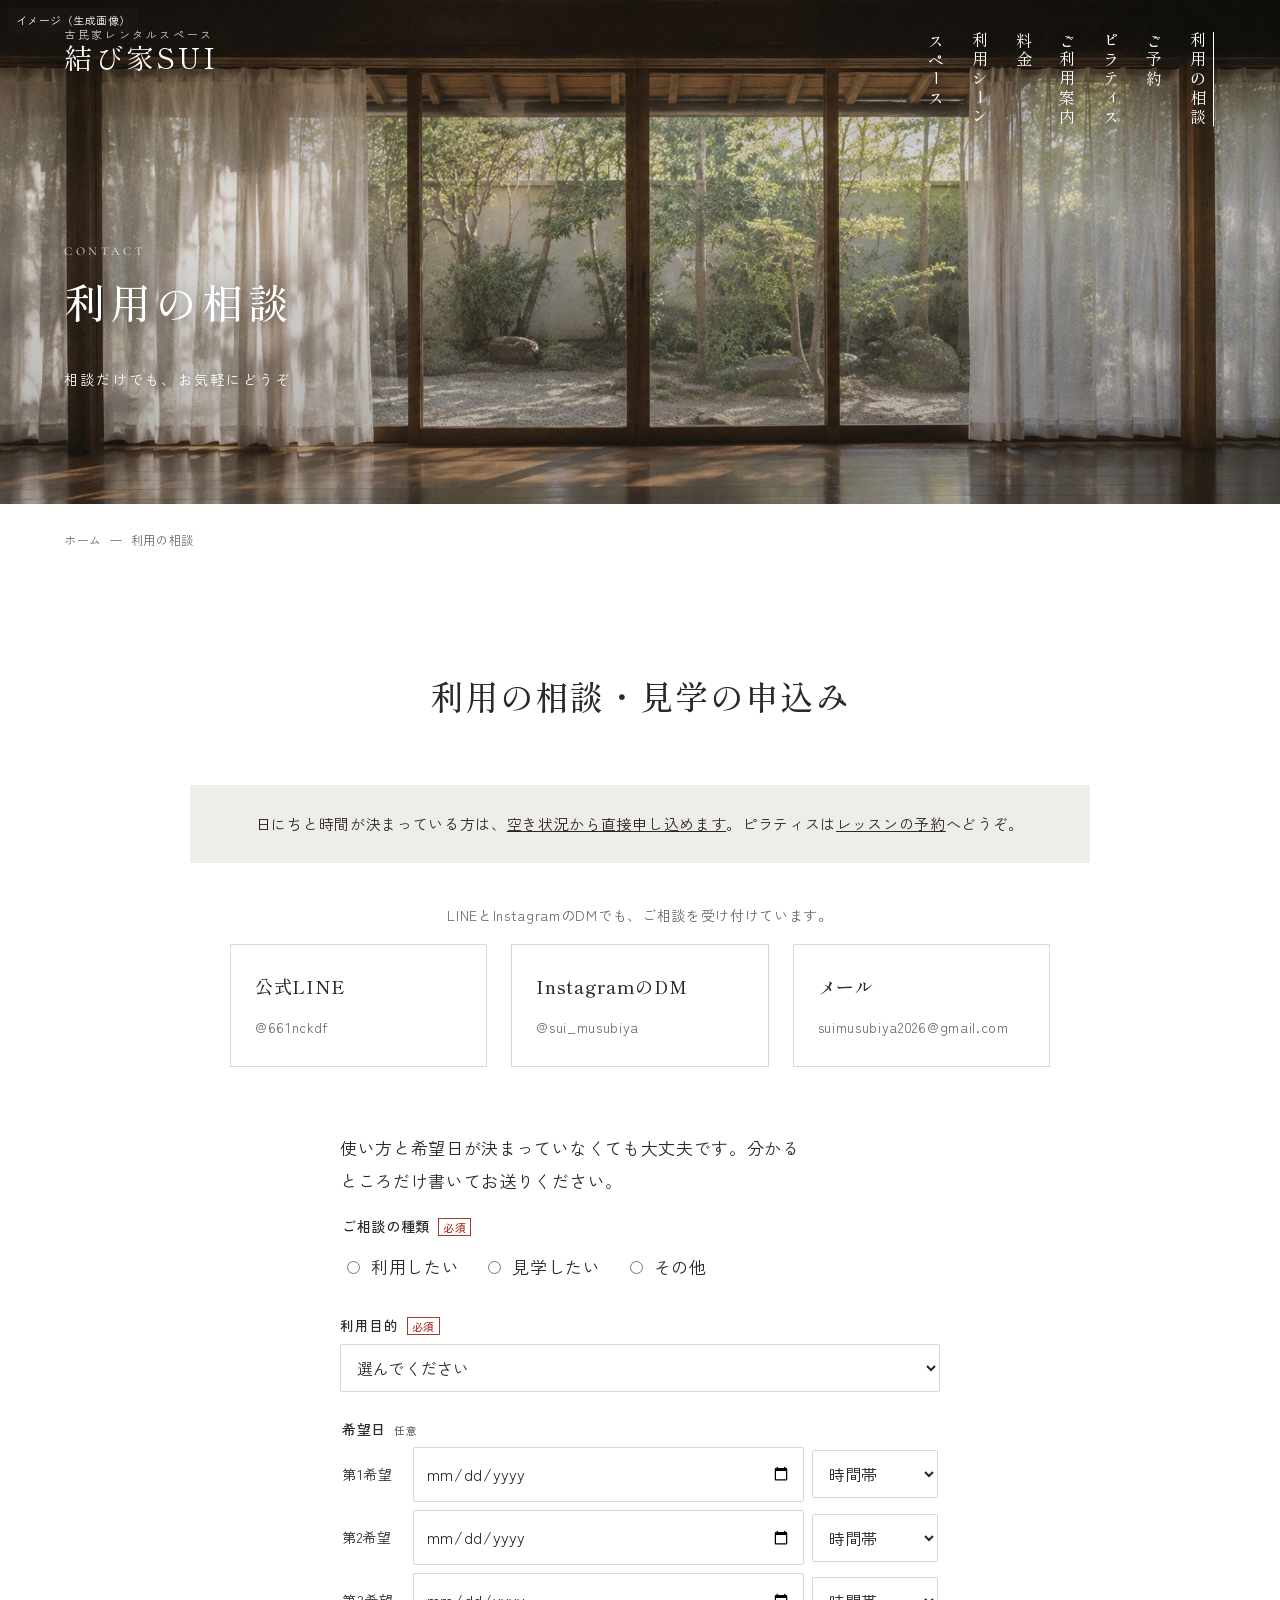
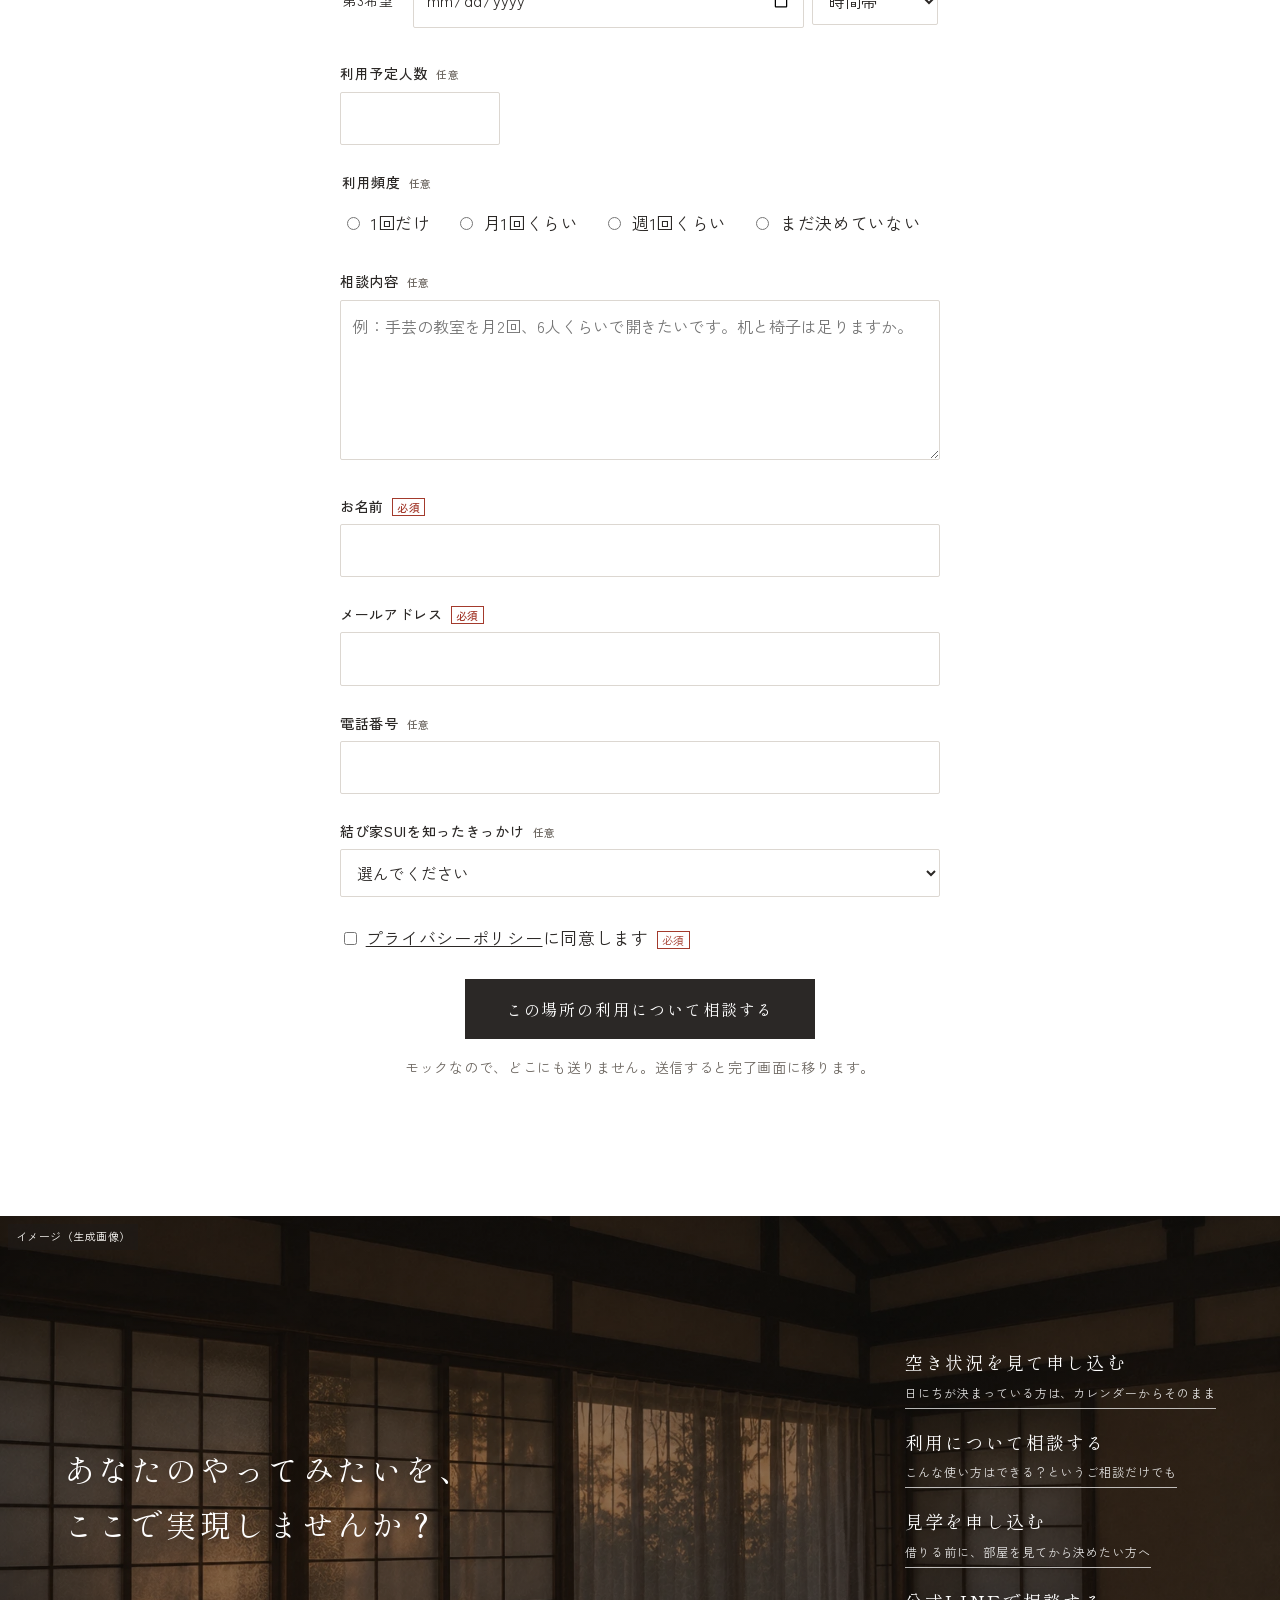
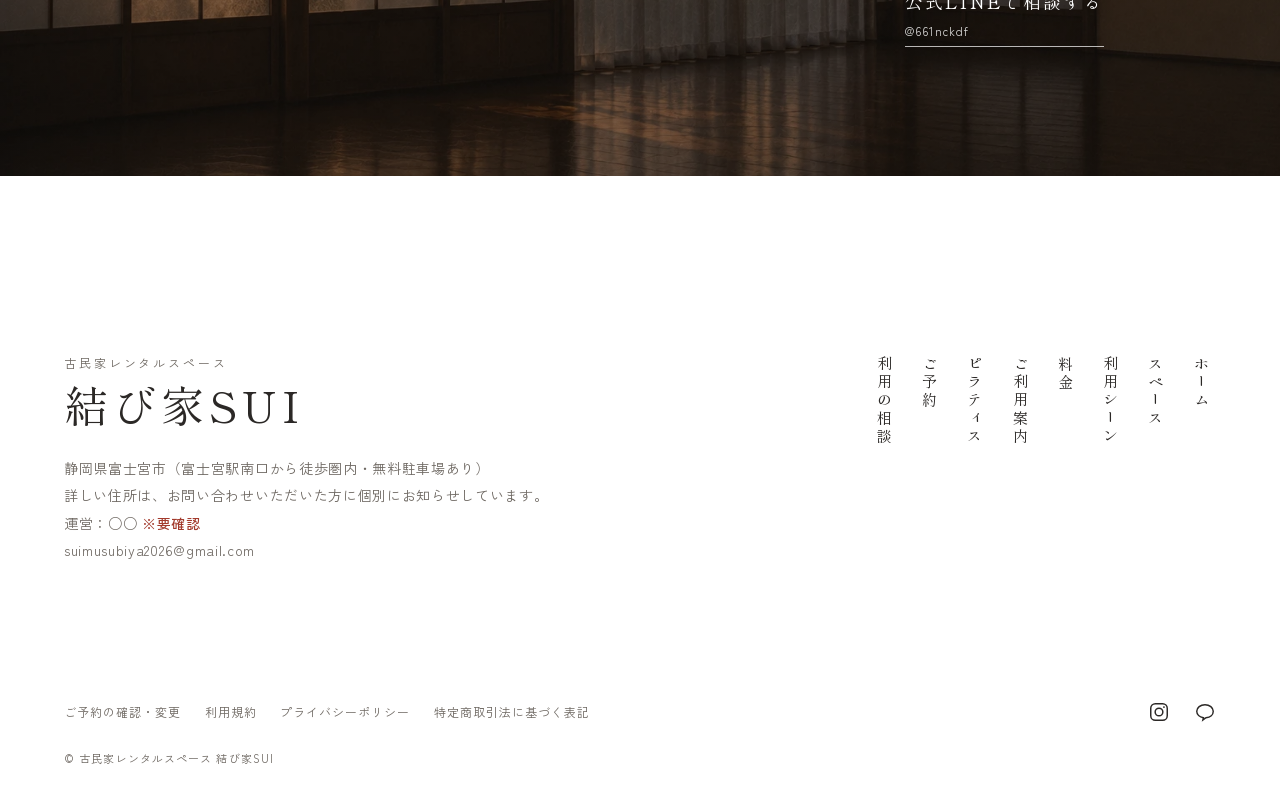
<file: contact.html>
<!doctype html>
<html lang="ja">
<head>
<meta charset="utf-8">
<meta name="viewport" content="width=device-width, initial-scale=1">
<title>利用の相談・見学の申込み｜結び家SUI（モック2案目）</title>
<meta name="description" content="結び家SUIを使ってみたい方の相談と、見学の申込みのフォーム。公式LINEとInstagramのDMでも受け付けています。">
<link rel="preconnect" href="https://fonts.googleapis.com">
<link rel="preconnect" href="https://fonts.gstatic.com" crossorigin>
<link href="https://fonts.googleapis.com/css2?family=Cormorant+Garamond:wght@500&family=Shippori+Mincho:wght@500&family=Zen+Kaku+Gothic+New:wght@400;500&display=swap" rel="stylesheet">
<link rel="stylesheet" href="assets/site.css?v=2">
<style>
.ways { max-width: 900px; margin: 0 auto var(--s-6); padding: 0 var(--s-5); display: grid; grid-template-columns: repeat(3, 1fr); gap: var(--s-4); }
.ways a { background: var(--c-paper); border: 1px solid var(--c-line); padding: var(--s-4); text-decoration: none; display: block; }
.ways a:hover { border-color: var(--c-ink); }
.ways b { display: block; font-family: var(--f-head); font-weight: 500; font-size: 1.125rem; margin-bottom: var(--s-1); }
.form { max-width: 680px; margin: 0 auto; padding: 0 var(--s-5); }
.form .row { margin-bottom: var(--s-4); border: 0; padding: 0; }
.form legend { padding: 0; }
label.f, .form legend { display: block; font-size: var(--t-note); font-weight: 500; margin-bottom: var(--s-1); }
.req { font-size: 11px; color: var(--c-danger); border: 1px solid var(--c-danger); padding: 0 4px; margin-left: var(--s-2); }
.opt { font-size: 11px; color: var(--c-ink-muted); margin-left: var(--s-2); }
input[type=text], input[type=tel], input[type=email], input[type=date], input[type=number], select, textarea { width: 100%; font: inherit; font-size: 1rem; padding: 10px 12px; border: 1px solid var(--c-line); border-radius: 2px; background: var(--c-paper); color: var(--c-ink); }
textarea { min-height: 160px; }
.opts { display: flex; flex-wrap: wrap; gap: 0 var(--s-4); }
.opts label { display: inline-flex; align-items: center; gap: var(--s-2); min-height: 44px; }
.wish { display: grid; grid-template-columns: 4.5em 1fr 9em; gap: var(--s-2); align-items: center; margin-bottom: var(--s-2); font-size: var(--t-note); }
.hidden { display: none; }
@media (max-width: 767px) {
  .ways { grid-template-columns: 1fr; padding: 0 var(--s-3); }
  .form { padding: 0 var(--s-3); }
  .wish { grid-template-columns: 1fr 1fr; }
  .wish span { grid-column: 1 / -1; }
}
</style>
</head>
<body id="top" data-no-bar>
<div data-include="header"></div>

<main>
  <div class="pv">
    <a class="pv-logo" href="index.html"><span class="sub">古民家レンタルスペース</span><span class="name">結び家<span class="tcy">SUI</span></span></a>
    <div class="ph dark pv-photo photo gen" style="background-image:url(assets/img/gen/contact-top.webp)" data-label="写真：縁側（撮影予定）"></div>
    <div class="pv-ttl"><span class="label-en">Contact</span><h1>利用の相談</h1></div>
    <p class="pv-tagline">相談だけでも、お気軽にどうぞ</p>
  </div>
  <ul class="crumbs"><li><a href="index.html">ホーム</a></li><li>利用の相談</li></ul>

  <section class="page-sec" id="contact">
    <h2 class="page-ttl">利用の相談・見学の申込み</h2>
    <p class="callout" style="text-align:center">日にちと時間が決まっている方は、<a href="reserve-rental.html">空き状況から直接申し込めます</a>。ピラティスは<a href="reserve-pilates.html">レッスンの予約</a>へどうぞ。</p>
    <p class="note" style="text-align:center;padding:0 var(--s-3)">LINEとInstagramのDMでも、ご相談を受け付けています。</p>
    <div class="ways">
      <a href="https://lin.ee/OCzLIhO" target="_blank" rel="noopener"><b>公式LINE</b><span class="note">@661nckdf</span></a>
      <a href="https://www.instagram.com/sui_musubiya/" target="_blank" rel="noopener"><b>InstagramのDM</b><span class="note">@sui_musubiya</span></a>
      <a href="mailto:suimusubiya2026@gmail.com"><b>メール</b><span class="note">suimusubiya2026@gmail.com</span></a>
    </div>

    <form class="form" id="c-form" novalidate>
      <p>使い方と希望日が決まっていなくても大丈夫です。分かるところだけ書いてお送りください。</p>

      <fieldset class="row">
        <legend>ご相談の種類<span class="req">必須</span></legend>
        <div class="opts">
          <label><input type="radio" name="type" value="use"> 利用したい</label>
          <label><input type="radio" name="type" value="visit"> 見学したい</label>
          <label><input type="radio" name="type" value="other"> その他</label>
        </div>
      </fieldset>

      <div class="row"><label class="f" for="c-purpose">利用目的<span class="req">必須</span></label>
        <select id="c-purpose">
          <option value="">選んでください</option>
          <option value="yoga-pilates">ヨガ・ピラティス</option>
          <option value="class">小さなお教室</option>
          <option value="workshop">ワークショップ</option>
          <option value="marche">マルシェ・ポップアップ</option>
          <option value="photo">撮影・展示</option>
          <option value="community">地域の集まり</option>
          <option value="other">その他</option>
        </select></div>

      <fieldset class="row">
        <legend>希望日<span class="opt">任意</span></legend>
        <div class="wish"><span>第1希望</span><input type="date" aria-label="第1希望の日付"><select aria-label="第1希望の時間帯"><option>時間帯</option><option>午前</option><option>午後</option><option>夜</option></select></div>
        <div class="wish"><span>第2希望</span><input type="date" aria-label="第2希望の日付"><select aria-label="第2希望の時間帯"><option>時間帯</option><option>午前</option><option>午後</option><option>夜</option></select></div>
        <div class="wish"><span>第3希望</span><input type="date" aria-label="第3希望の日付"><select aria-label="第3希望の時間帯"><option>時間帯</option><option>午前</option><option>午後</option><option>夜</option></select></div>
      </fieldset>

      <div class="row"><label class="f" for="c-people">利用予定人数<span class="opt">任意</span></label><input type="number" id="c-people" min="1" inputmode="numeric" style="max-width:10em"></div>

      <fieldset class="row">
        <legend>利用頻度<span class="opt">任意</span></legend>
        <div class="opts">
          <label><input type="radio" name="freq"> 1回だけ</label>
          <label><input type="radio" name="freq"> 月1回くらい</label>
          <label><input type="radio" name="freq"> 週1回くらい</label>
          <label><input type="radio" name="freq"> まだ決めていない</label>
        </div>
      </fieldset>

      <div class="row"><label class="f" for="c-body">相談内容<span class="opt">任意</span></label><textarea id="c-body" placeholder="例：手芸の教室を月2回、6人くらいで開きたいです。机と椅子は足りますか。"></textarea></div>

      <div class="row"><label class="f" for="c-name">お名前<span class="req">必須</span></label><input type="text" id="c-name" autocomplete="name"></div>
      <div class="row"><label class="f" for="c-mail">メールアドレス<span class="req">必須</span></label><input type="email" id="c-mail" autocomplete="email"></div>
      <div class="row"><label class="f" for="c-tel">電話番号<span class="opt">任意</span></label><input type="tel" id="c-tel" autocomplete="tel"></div>

      <div class="row"><label class="f" for="c-from">結び家SUIを知ったきっかけ<span class="opt">任意</span></label>
        <select id="c-from">
          <option value="">選んでください</option>
          <option>Google検索</option><option>Googleマップ</option><option>Instagram</option><option>公式LINE</option><option>知人の紹介</option><option>掲載サイト</option><option>その他</option>
        </select></div>

      <div class="row"><label><input type="checkbox" id="c-agree"> <a href="#">プライバシーポリシー</a>に同意します</label><span class="req">必須</span></div>

      <p class="todo hidden" id="c-err" role="alert">ご相談の種類、利用目的、お名前、メールアドレスを入れ、プライバシーポリシーに同意してください。</p>
      <p style="text-align:center"><button class="btn primary" type="submit" id="c-send">この場所の利用について相談する</button></p>
      <p class="note" style="text-align:center">モックなので、どこにも送りません。送信すると完了画面に移ります。</p>
    </form>
  </section>
</main>

<div data-include="footer"></div>
<script src="assets/site.js?v=3"></script>
<script>
// 見本の動き：利用シーンのボタンから来たら目的を、「見学したい」から来たら種類を選んだ状態で開く。
const q = new URLSearchParams(location.search);
const send = document.getElementById("c-send");
const setLabel = () => {
  const t = document.querySelector('input[name="type"]:checked');
  send.textContent = t && t.value === "visit" ? "見学を申し込む" : "この場所の利用について相談する";
};
const preType = q.get("type") === "visit" ? "visit" : (q.get("purpose") ? "use" : null);
if (preType) document.querySelector(`input[name="type"][value="${preType}"]`).checked = true;
if (q.get("purpose")) document.getElementById("c-purpose").value = q.get("purpose");
document.querySelectorAll('input[name="type"]').forEach((r) => r.addEventListener("change", setLabel));
setLabel();

document.getElementById("c-form").addEventListener("submit", (e) => {
  e.preventDefault();
  const t = document.querySelector('input[name="type"]:checked');
  const ok = t && ["c-purpose", "c-name", "c-mail"].every((id) => document.getElementById(id).value.trim()) && document.getElementById("c-agree").checked;
  document.getElementById("c-err").classList.toggle("hidden", ok);
  if (ok) location.href = "thanks.html" + (t.value === "visit" ? "?type=visit" : "");
});
</script>
</body>
</html>
</file>
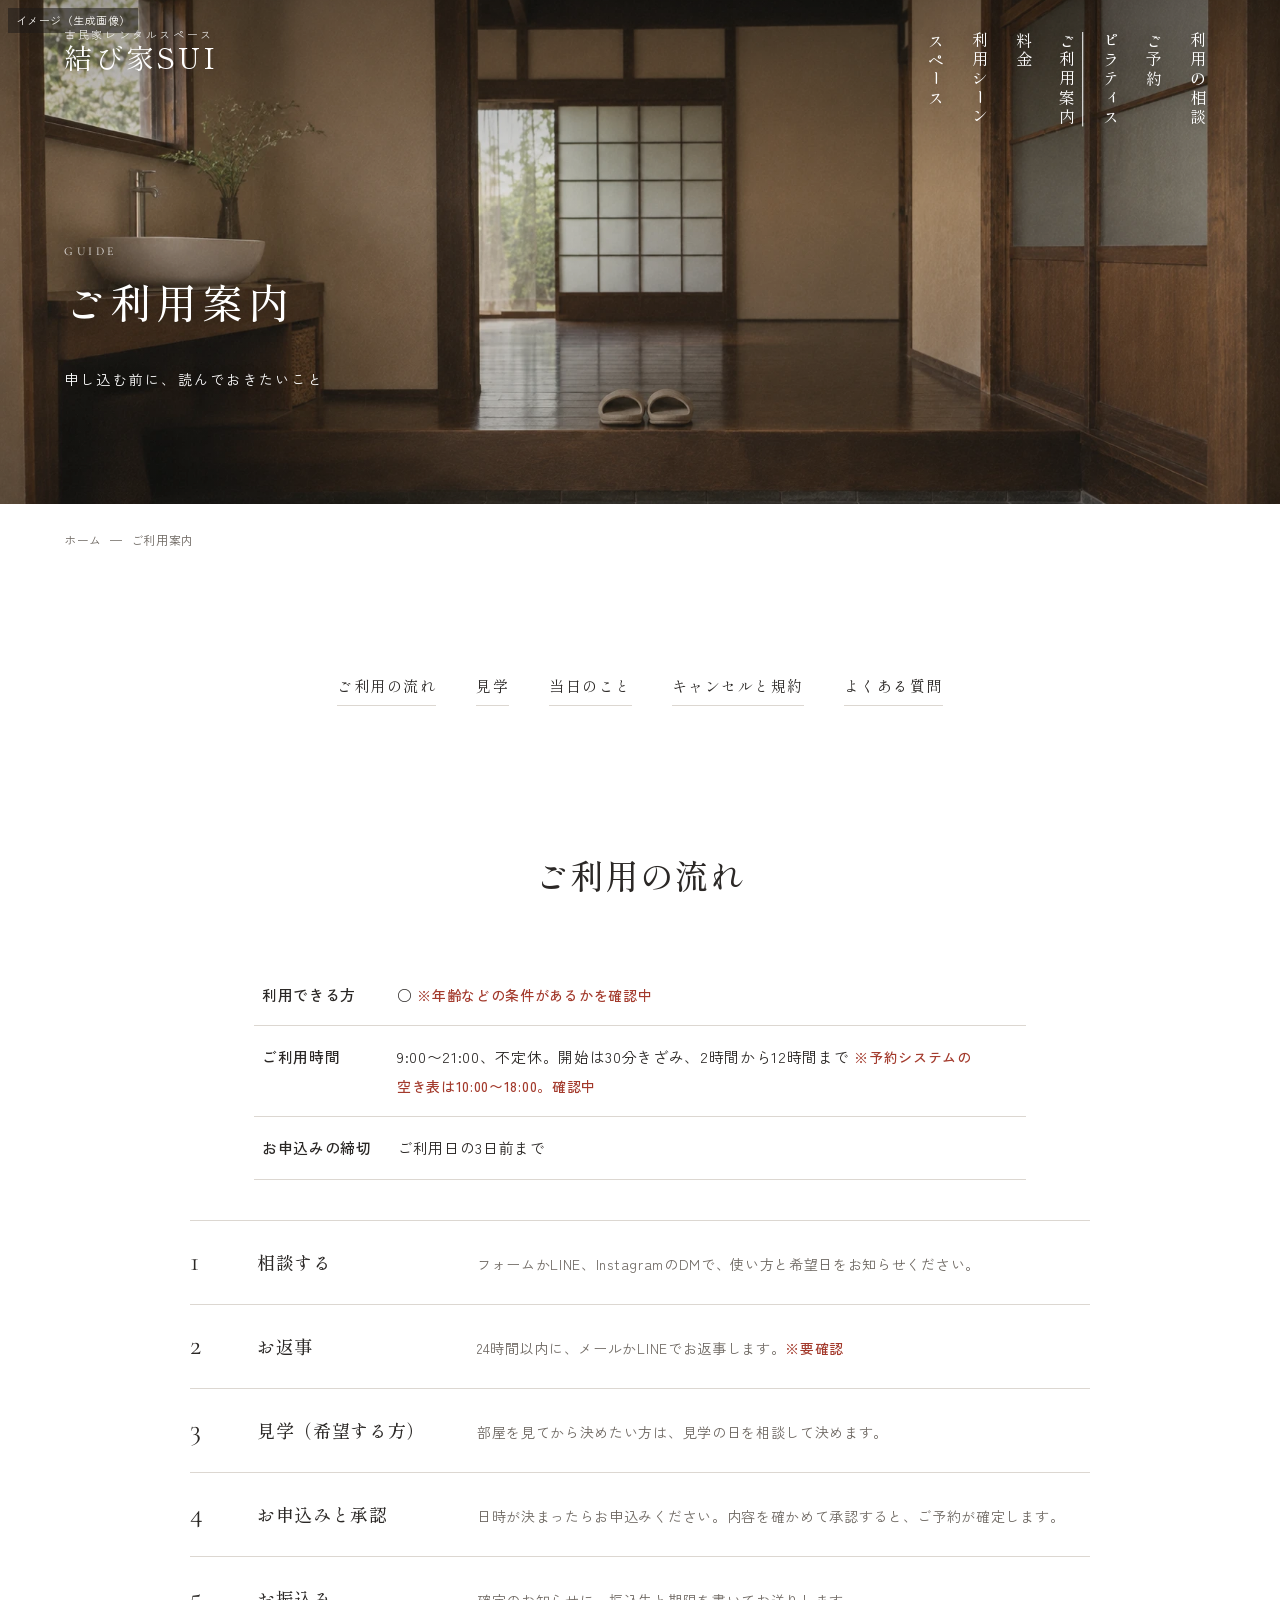
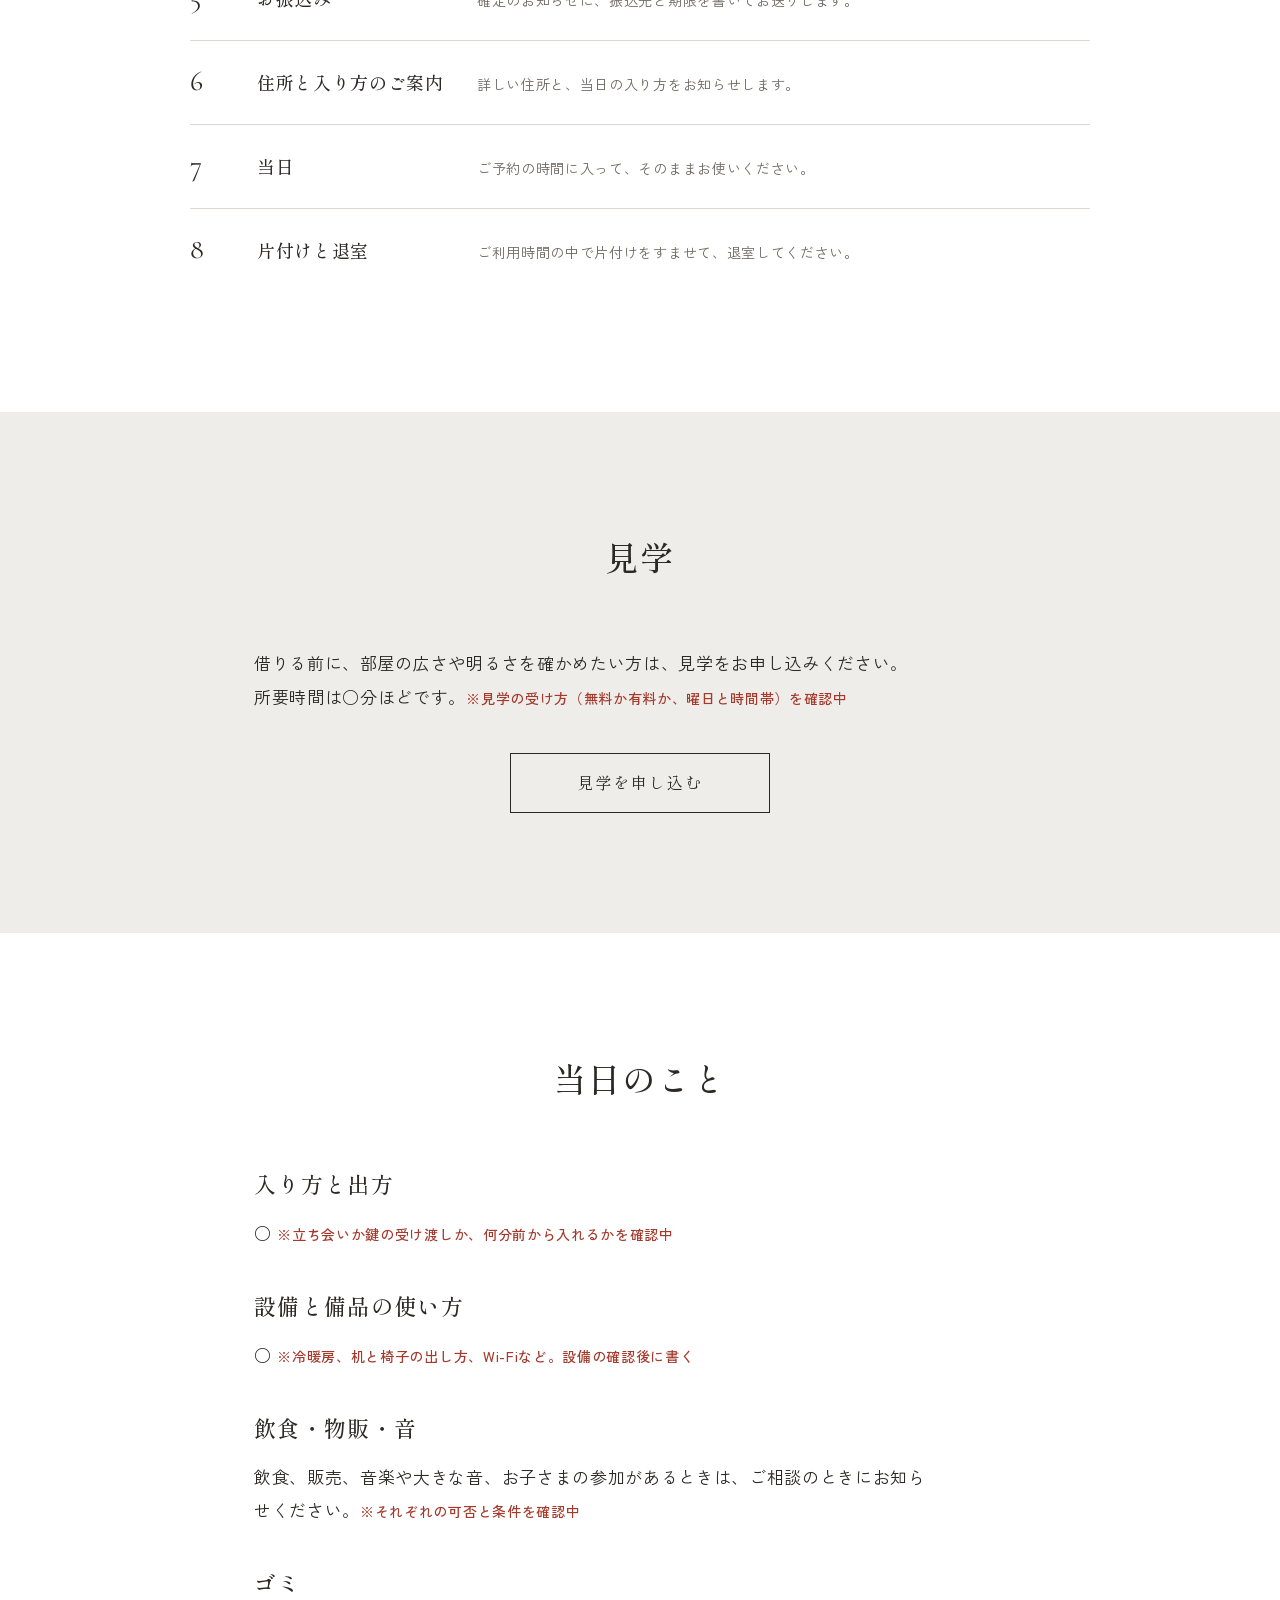
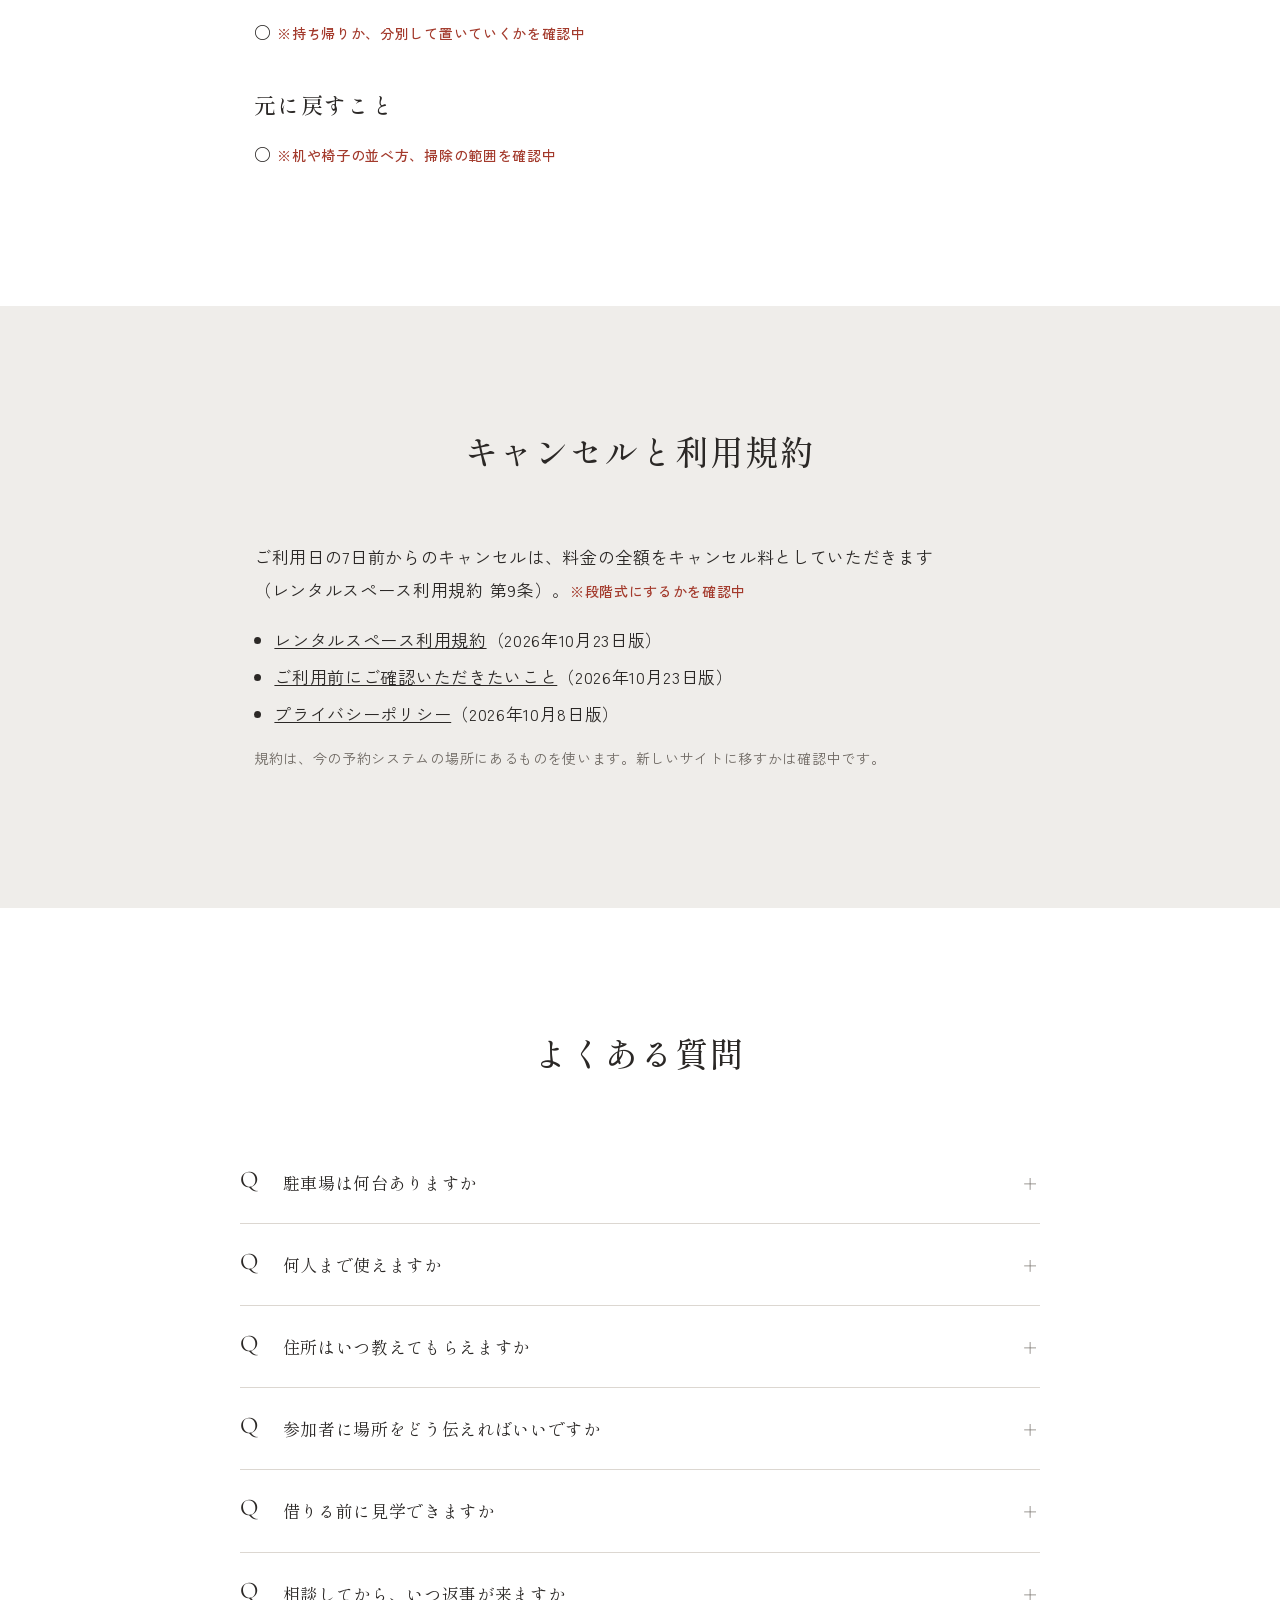
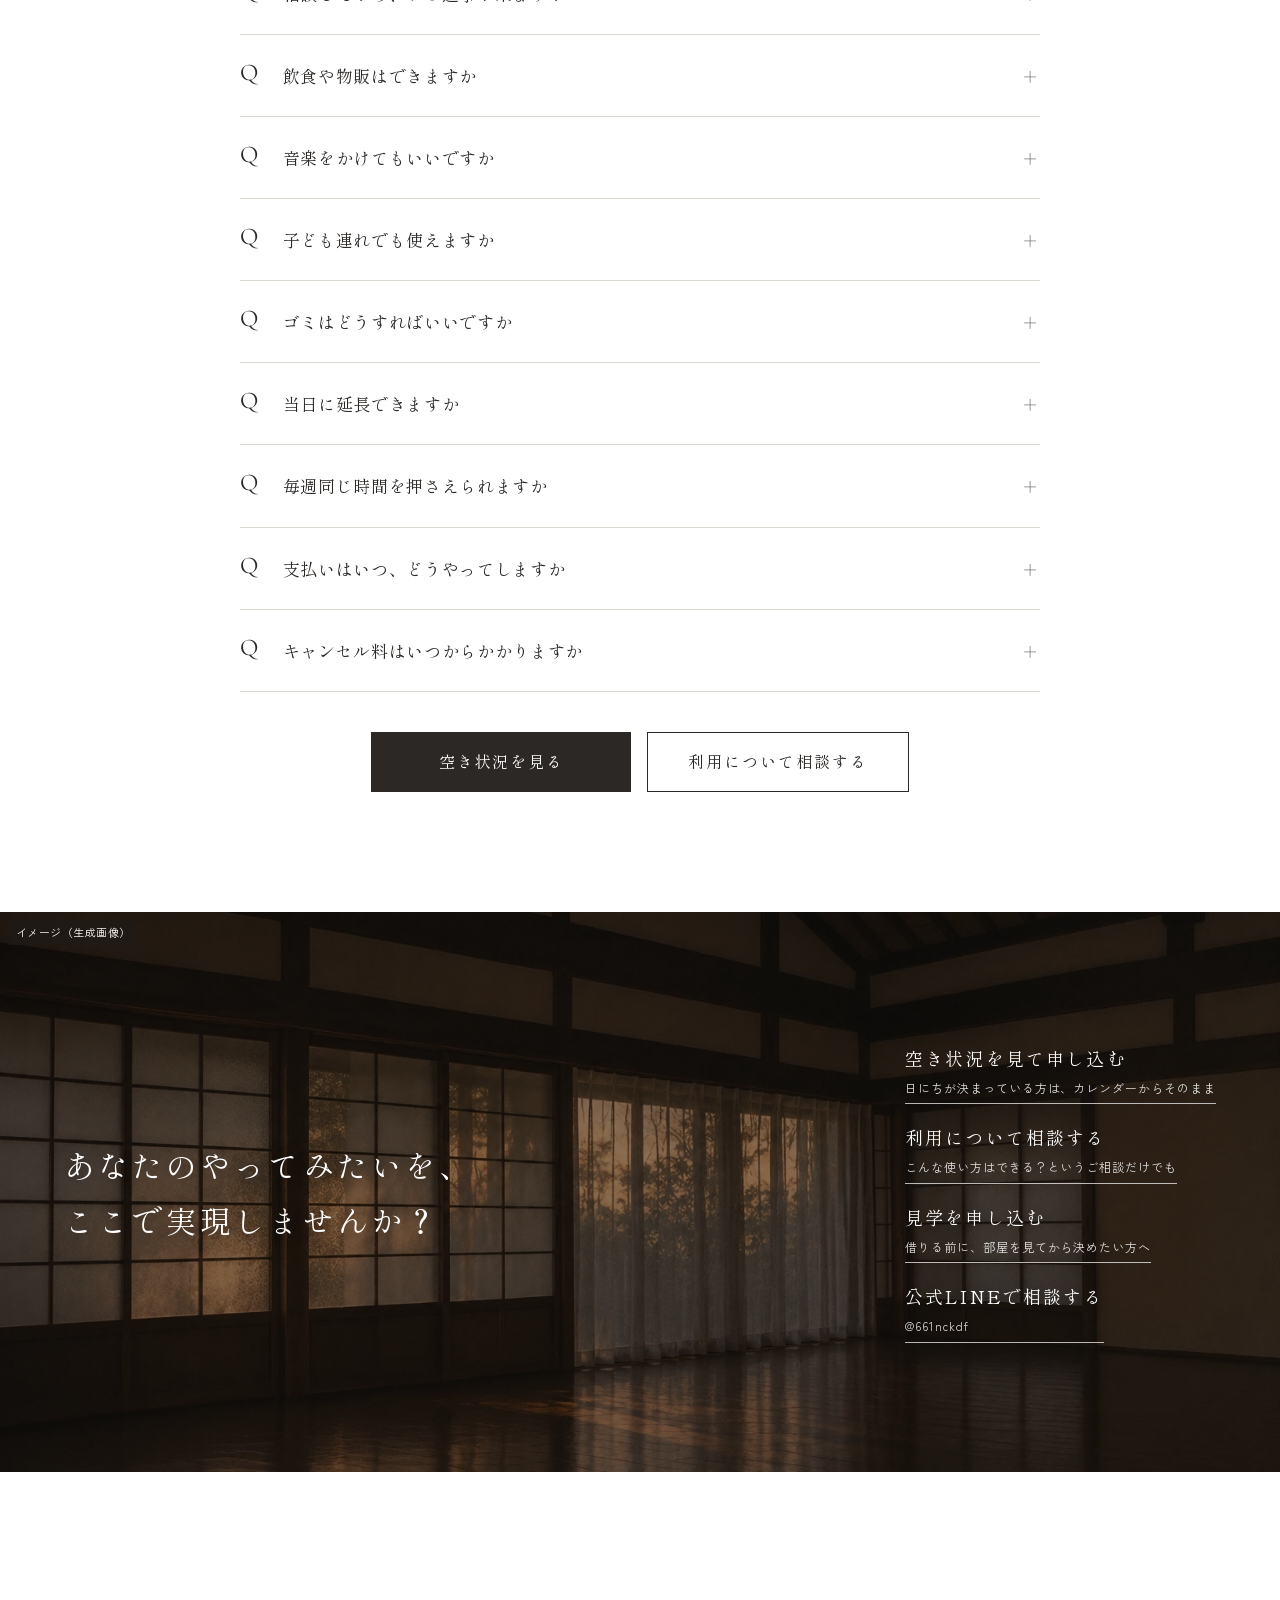
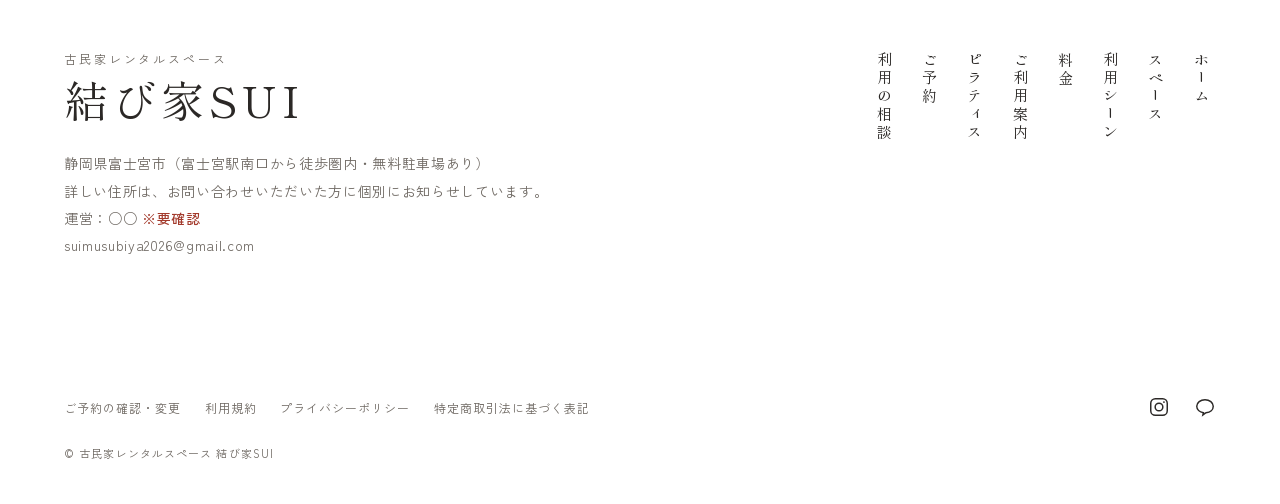
<file: guide.html>
<!doctype html>
<html lang="ja">
<head>
<meta charset="utf-8">
<meta name="viewport" content="width=device-width, initial-scale=1">
<title>ご利用案内とよくある質問｜結び家SUI（モック2案目）</title>
<meta name="description" content="結び家SUIの、相談からご利用までの流れ、見学、当日の入り方と片付け、キャンセルのきまり、よくある質問。">
<link rel="preconnect" href="https://fonts.googleapis.com">
<link rel="preconnect" href="https://fonts.gstatic.com" crossorigin>
<link href="https://fonts.googleapis.com/css2?family=Cormorant+Garamond:wght@500&family=Shippori+Mincho:wght@500&family=Zen+Kaku+Gothic+New:wght@400;500&display=swap" rel="stylesheet">
<link rel="stylesheet" href="assets/site.css?v=2">
<style>
.faq { max-width: 880px; margin: 0 auto; padding: 0 var(--s-5); }
@media (max-width: 767px) { .faq { padding: 0 var(--s-3); } }
</style>
</head>
<body id="top">
<div data-include="header"></div>

<main>
  <div class="pv">
    <a class="pv-logo" href="index.html"><span class="sub">古民家レンタルスペース</span><span class="name">結び家<span class="tcy">SUI</span></span></a>
    <div class="ph dark pv-photo photo gen" style="background-image:url(assets/img/gen/guide-top.webp)" data-label="写真：玄関（撮影予定）"></div>
    <div class="pv-ttl"><span class="label-en">Guide</span><h1>ご利用案内</h1></div>
    <p class="pv-tagline">申し込む前に、読んでおきたいこと</p>
  </div>
  <ul class="crumbs"><li><a href="index.html">ホーム</a></li><li>ご利用案内</li></ul>
  <nav class="inner-links" aria-label="このページの中">
    <a href="#flow">ご利用の流れ</a><a href="#visit">見学</a><a href="#day">当日のこと</a><a href="#rules">キャンセルと規約</a><a href="#faq">よくある質問</a>
  </nav>

  <section class="page-sec" id="flow">
    <h2 class="page-ttl">ご利用の流れ</h2>
    <div class="center-text">
      <table class="t" style="margin-bottom:var(--s-5)">
        <tbody>
          <tr><th scope="row">利用できる方</th><td>○ <span class="todo">※年齢などの条件があるかを確認中</span></td></tr>
          <tr><th scope="row">ご利用時間</th><td>9:00〜21:00、不定休。開始は30分きざみ、2時間から12時間まで <span class="todo">※予約システムの空き表は10:00〜18:00。確認中</span></td></tr>
          <tr><th scope="row">お申込みの締切</th><td>ご利用日の3日前まで</td></tr>
        </tbody>
      </table>
    </div>
    <ol class="flow stack">
      <li><b>相談する</b><p>フォームかLINE、InstagramのDMで、使い方と希望日をお知らせください。</p></li>
      <li><b>お返事</b><p>24時間以内に、メールかLINEでお返事します。<span class="todo">※要確認</span></p></li>
      <li><b>見学（希望する方）</b><p>部屋を見てから決めたい方は、見学の日を相談して決めます。</p></li>
      <li><b>お申込みと承認</b><p>日時が決まったらお申込みください。内容を確かめて承認すると、ご予約が確定します。</p></li>
      <li><b>お振込み</b><p>確定のお知らせに、振込先と期限を書いてお送りします。</p></li>
      <li><b>住所と入り方のご案内</b><p>詳しい住所と、当日の入り方をお知らせします。</p></li>
      <li><b>当日</b><p>ご予約の時間に入って、そのままお使いください。</p></li>
      <li><b>片付けと退室</b><p>ご利用時間の中で片付けをすませて、退室してください。</p></li>
    </ol>
  </section>

  <section class="page-sec tint" id="visit">
    <h2 class="page-ttl">見学</h2>
    <div class="center-text">
      <p>借りる前に、部屋の広さや明るさを確かめたい方は、見学をお申し込みください。所要時間は○分ほどです。<span class="todo">※見学の受け方（無料か有料か、曜日と時間帯）を確認中</span></p>
      <div class="btns"><a class="btn" href="contact.html?type=visit">見学を申し込む</a></div>
    </div>
  </section>

  <section class="page-sec" id="day">
    <h2 class="page-ttl">当日のこと</h2>
    <div class="center-text">
      <h3 class="sub-ttl">入り方と出方</h3>
      <p>○ <span class="todo">※立ち会いか鍵の受け渡しか、何分前から入れるかを確認中</span></p>
      <h3 class="sub-ttl">設備と備品の使い方</h3>
      <p>○ <span class="todo">※冷暖房、机と椅子の出し方、Wi-Fiなど。設備の確認後に書く</span></p>
      <h3 class="sub-ttl">飲食・物販・音</h3>
      <p>飲食、販売、音楽や大きな音、お子さまの参加があるときは、ご相談のときにお知らせください。<span class="todo">※それぞれの可否と条件を確認中</span></p>
      <h3 class="sub-ttl">ゴミ</h3>
      <p>○ <span class="todo">※持ち帰りか、分別して置いていくかを確認中</span></p>
      <h3 class="sub-ttl">元に戻すこと</h3>
      <p>○ <span class="todo">※机や椅子の並べ方、掃除の範囲を確認中</span></p>
    </div>
  </section>

  <section class="page-sec tint" id="rules">
    <h2 class="page-ttl">キャンセルと利用規約</h2>
    <div class="center-text">
      <p>ご利用日の7日前からのキャンセルは、料金の全額をキャンセル料としていただきます（レンタルスペース利用規約 第9条）。<span class="todo">※段階式にするかを確認中</span></p>
      <ul class="dots">
        <li><a href="#">レンタルスペース利用規約</a>（2026年10月23日版）</li>
        <li><a href="#">ご利用前にご確認いただきたいこと</a>（2026年10月23日版）</li>
        <li><a href="#">プライバシーポリシー</a>（2026年10月8日版）</li>
      </ul>
      <p class="note">規約は、今の予約システムの場所にあるものを使います。新しいサイトに移すかは確認中です。</p>
    </div>
  </section>

  <section class="page-sec" id="faq">
    <h2 class="page-ttl">よくある質問</h2>
    <div class="faq">
      <details class="qa-item"><summary>駐車場は何台ありますか</summary><div class="a"><p>無料の駐車場があります（○台 <span class="todo">※要確認</span>）。</p></div></details>
      <details class="qa-item"><summary>何人まで使えますか</summary><div class="a"><p>着席なら○名、マットを敷くなら○枚までが目安です。<span class="todo">※要確認</span></p></div></details>
      <details class="qa-item"><summary>住所はいつ教えてもらえますか</summary><div class="a"><p>お問い合わせいただいた方に、個別にお知らせしています。<span class="todo">※お知らせする時期をそろえる（予約システムは「予約が確定した方に」）</span></p></div></details>
      <details class="qa-item"><summary>参加者に場所をどう伝えればいいですか</summary><div class="a"><p>○ <span class="todo">※主催者から参加者に住所を伝えてよいかを確認中</span></p></div></details>
      <details class="qa-item"><summary>借りる前に見学できますか</summary><div class="a"><p>利用の相談のフォームで「見学したい」を選んでお送りください。<span class="todo">※見学の受け方を確認中</span></p></div></details>
      <details class="qa-item"><summary>相談してから、いつ返事が来ますか</summary><div class="a"><p>24時間以内に、メールかLINEでお返事します。<span class="todo">※要確認</span></p></div></details>
      <details class="qa-item"><summary>飲食や物販はできますか</summary><div class="a"><p>ご相談のときにお知らせください。内容を確かめてお返事します。<span class="todo">※可否と条件を確認中</span></p></div></details>
      <details class="qa-item"><summary>音楽をかけてもいいですか</summary><div class="a"><p>ご相談のときにお知らせください。<span class="todo">※音の大きさの目安を確認中</span></p></div></details>
      <details class="qa-item"><summary>子ども連れでも使えますか</summary><div class="a"><p>ご相談のときに、お子さまの参加をお知らせください。<span class="todo">※可否と注意点を確認中</span></p></div></details>
      <details class="qa-item"><summary>ゴミはどうすればいいですか</summary><div class="a"><p>○ <span class="todo">※持ち帰りか、分別して置いていくかを確認中</span></p></div></details>
      <details class="qa-item"><summary>当日に延長できますか</summary><div class="a"><p>○ <span class="todo">※次の予約がないときに延長を受けるかを確認中</span></p></div></details>
      <details class="qa-item"><summary>毎週同じ時間を押さえられますか</summary><div class="a"><p>定期でのご利用は、ご相談ください。<span class="todo">※割引の有無と、枠の押さえ方を確認中</span></p></div></details>
      <details class="qa-item"><summary>支払いはいつ、どうやってしますか</summary><div class="a"><p>銀行振込です。振込先と期限は、ご予約が確定したときにお知らせします。振込手数料はご負担ください。</p></div></details>
      <details class="qa-item"><summary>キャンセル料はいつからかかりますか</summary><div class="a"><p>ご利用日の7日前から、料金の全額をいただきます。</p></div></details>
    </div>
    <div class="center-text"><div class="btns"><a class="btn primary" href="reserve-rental.html">空き状況を見る</a><a class="btn" href="contact.html">利用について相談する</a></div></div>
  </section>
</main>

<div data-include="footer"></div>
<script src="assets/site.js?v=3"></script>
</body>
</html>
</file>
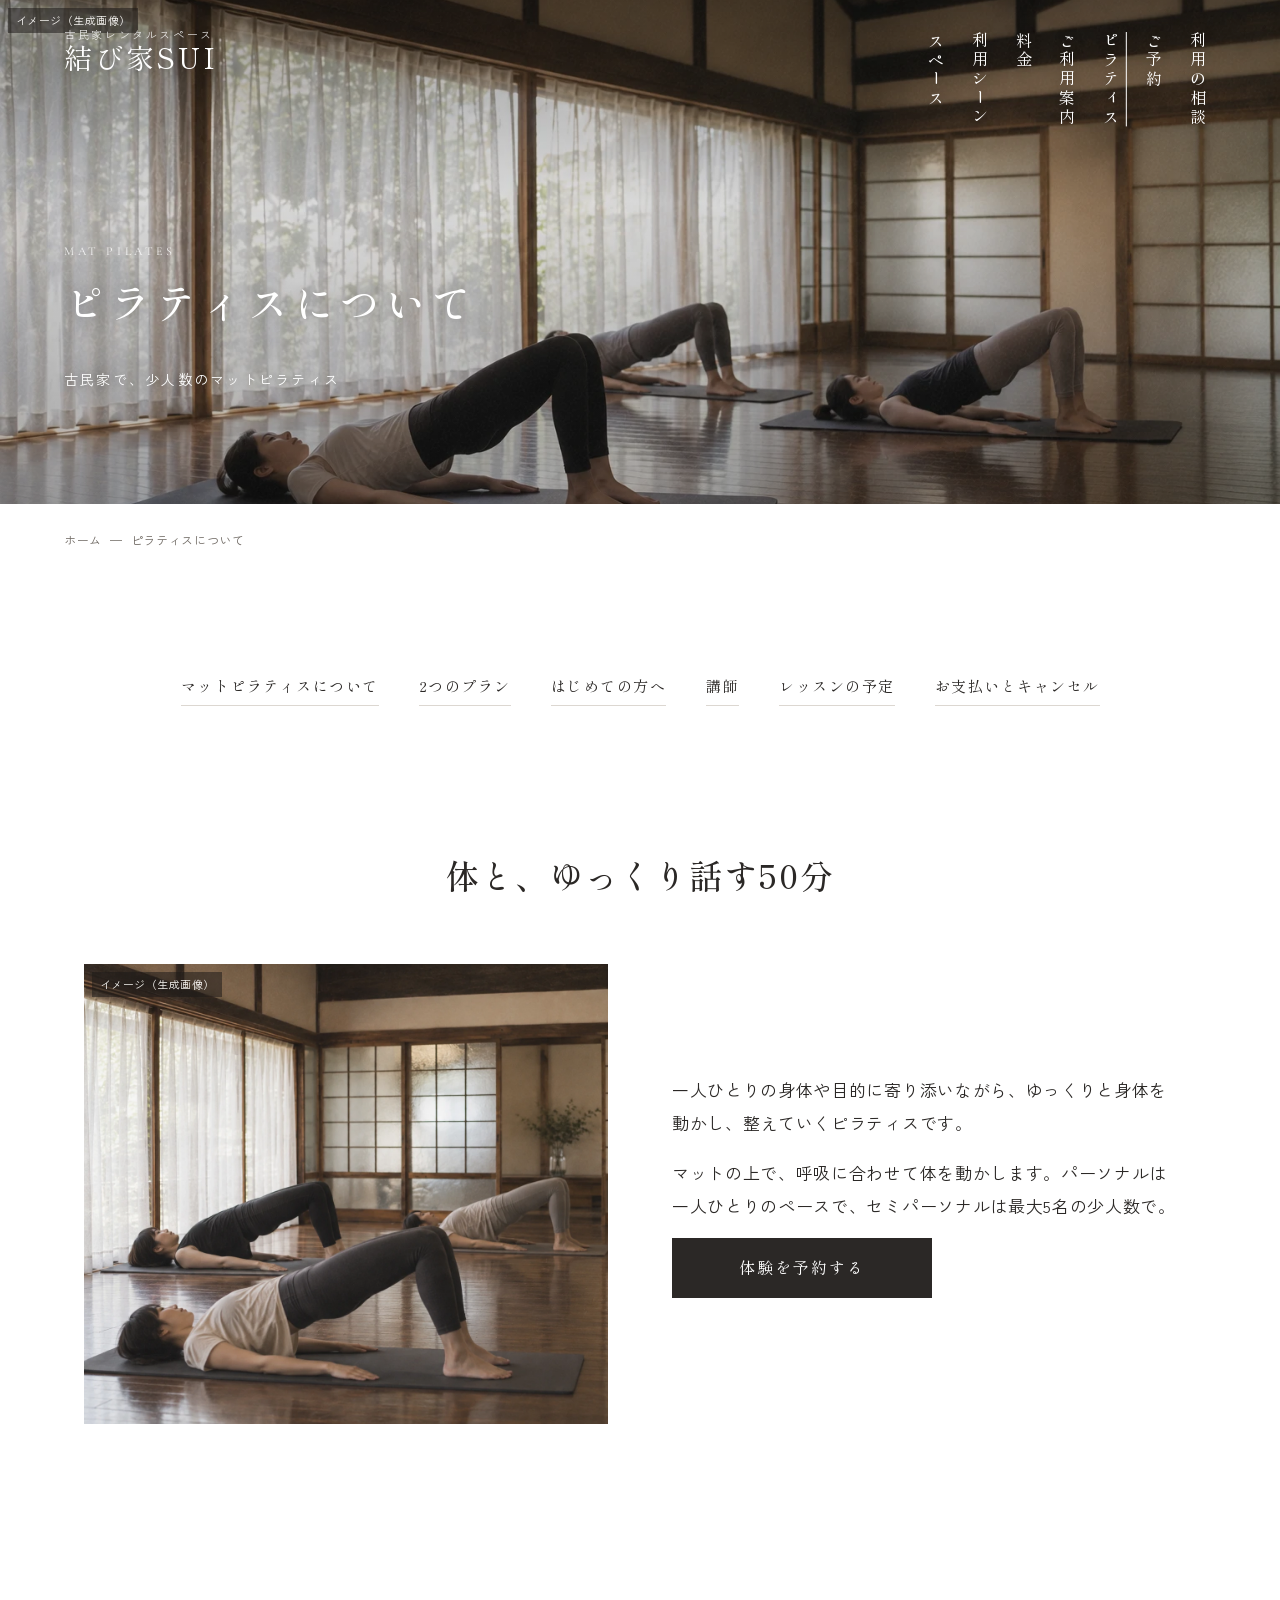
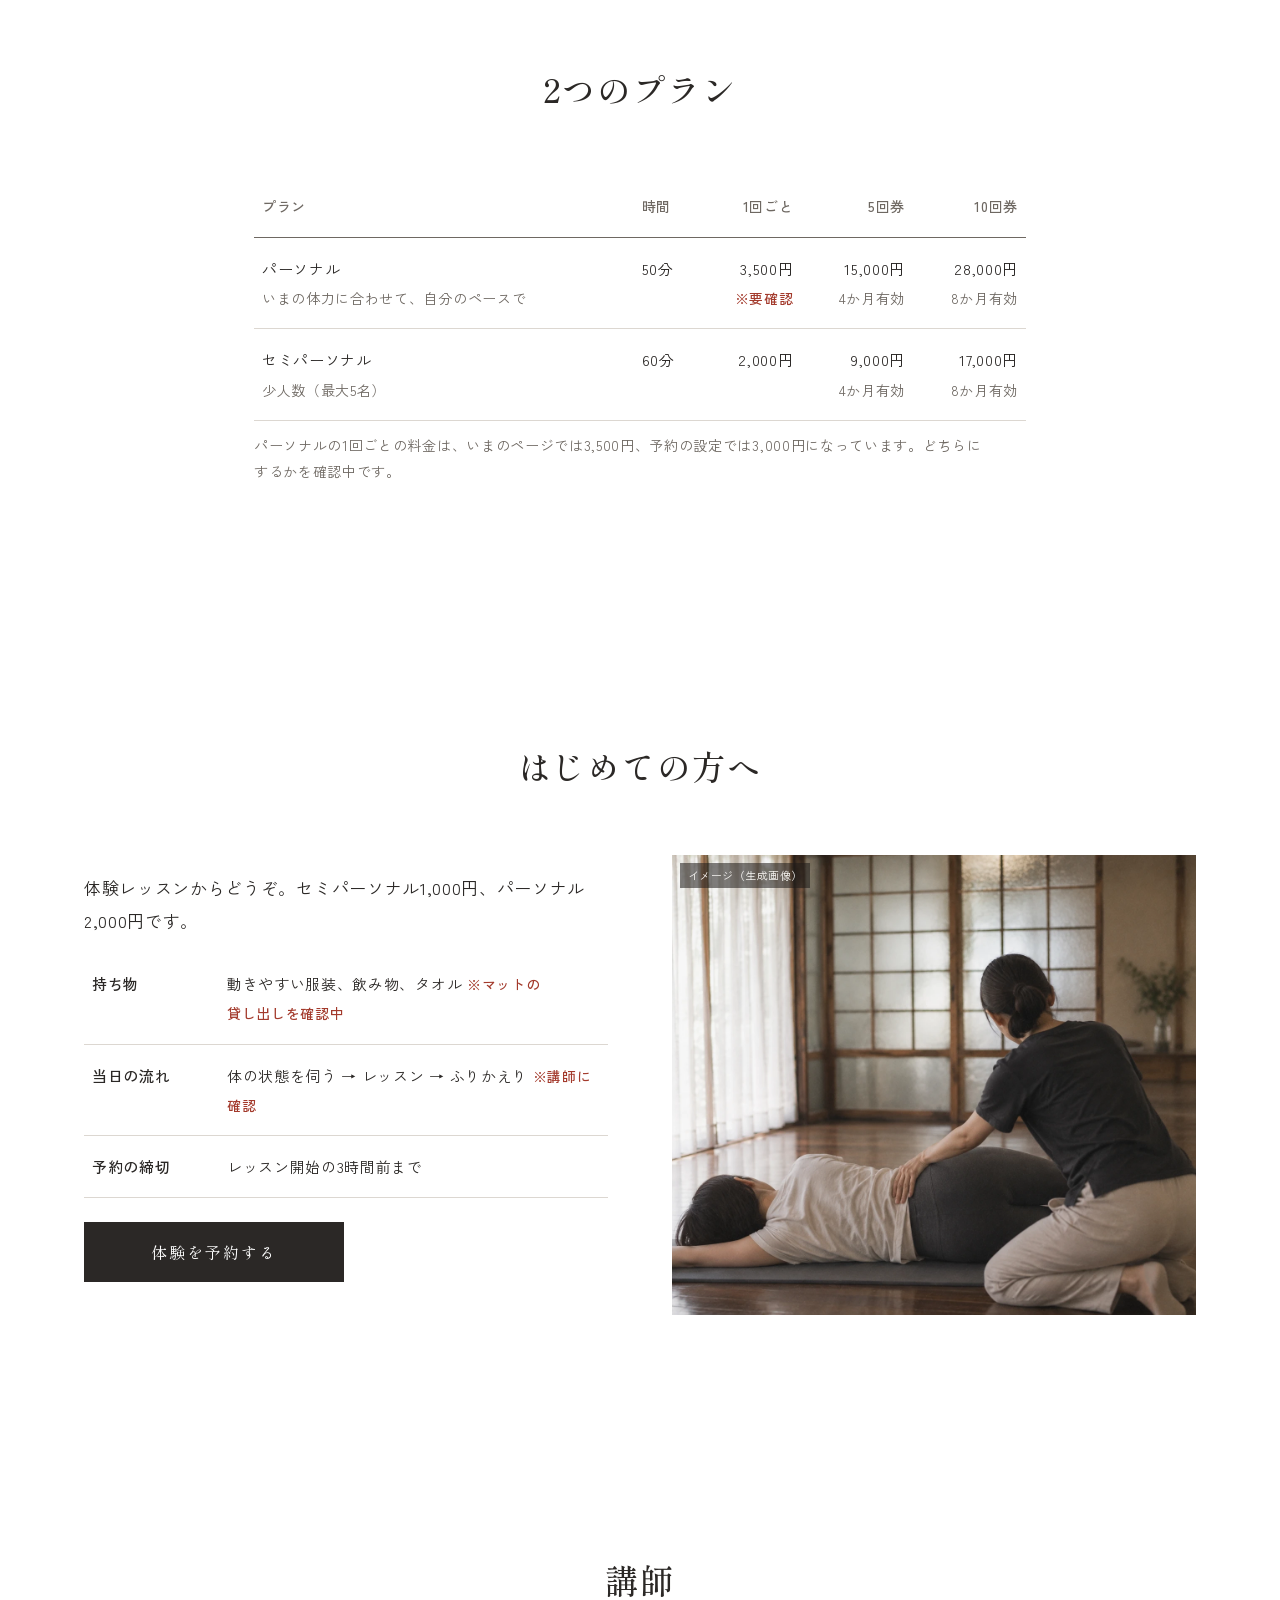
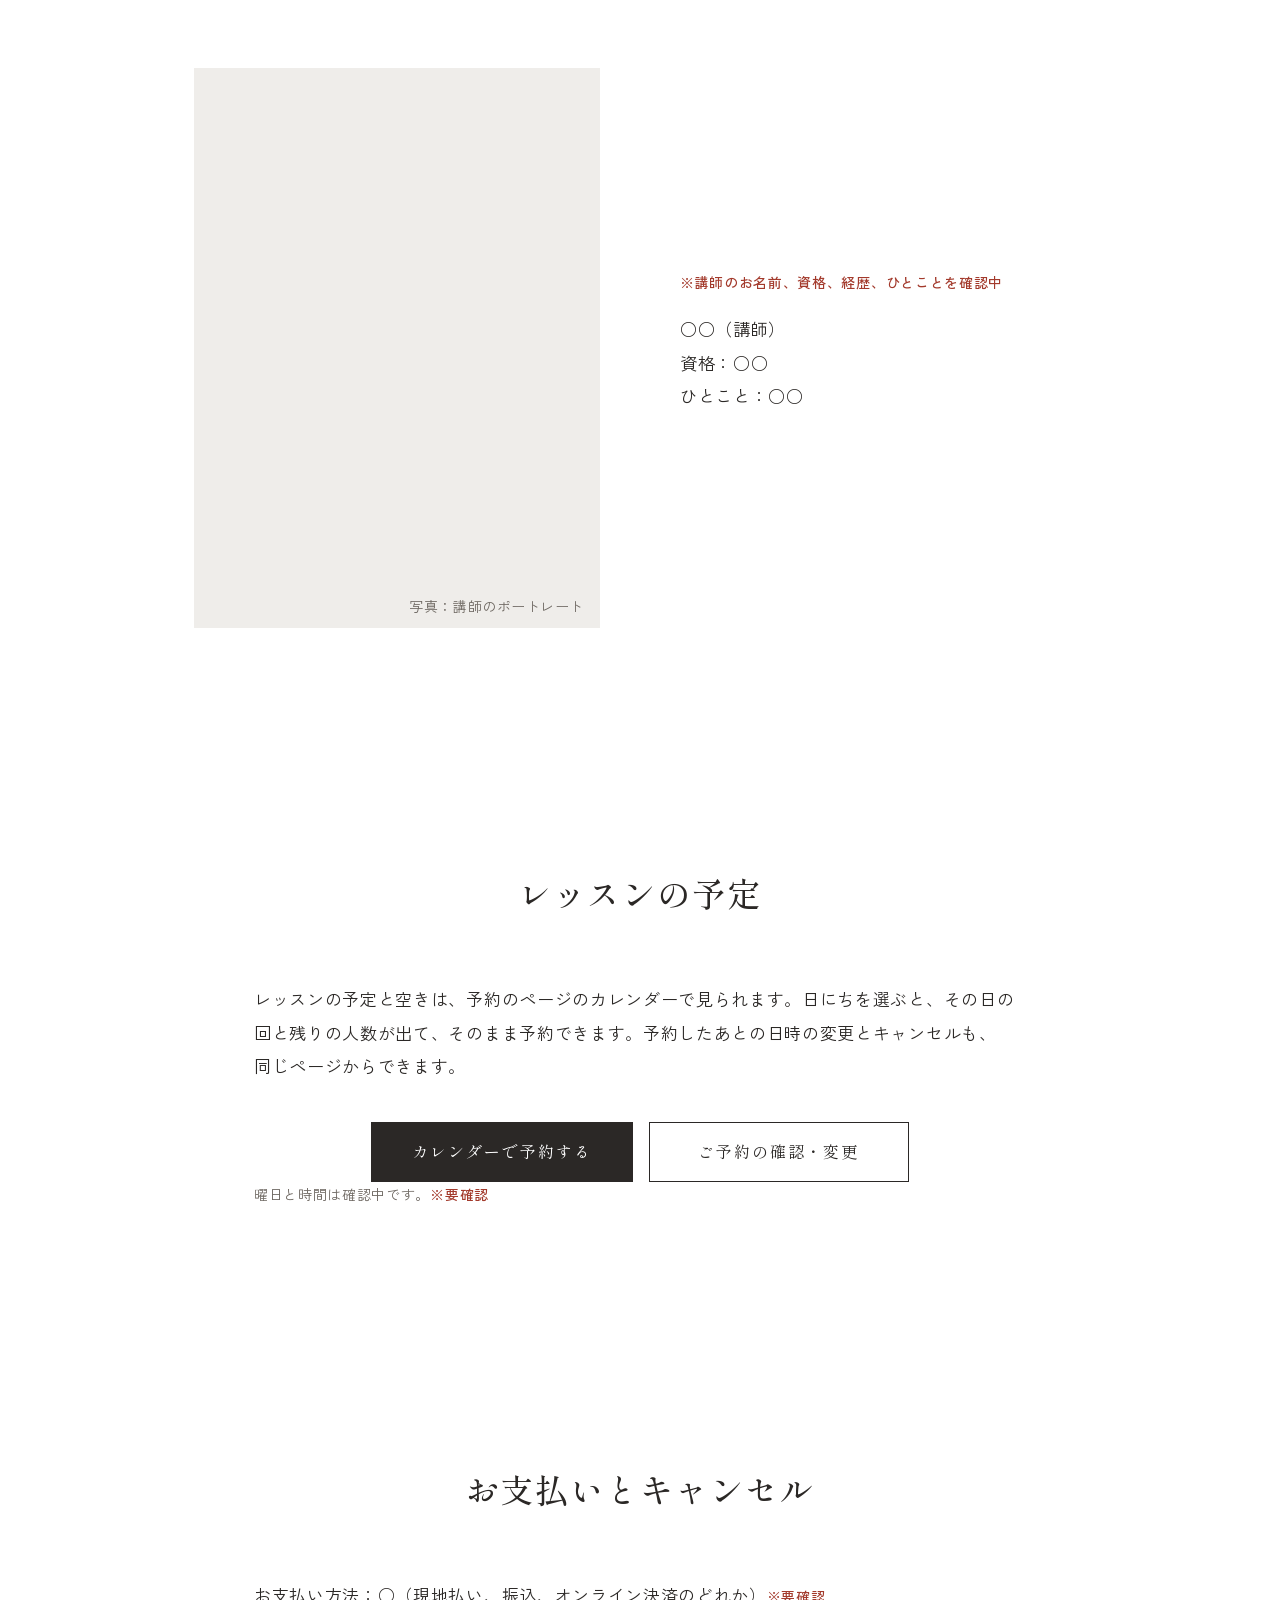
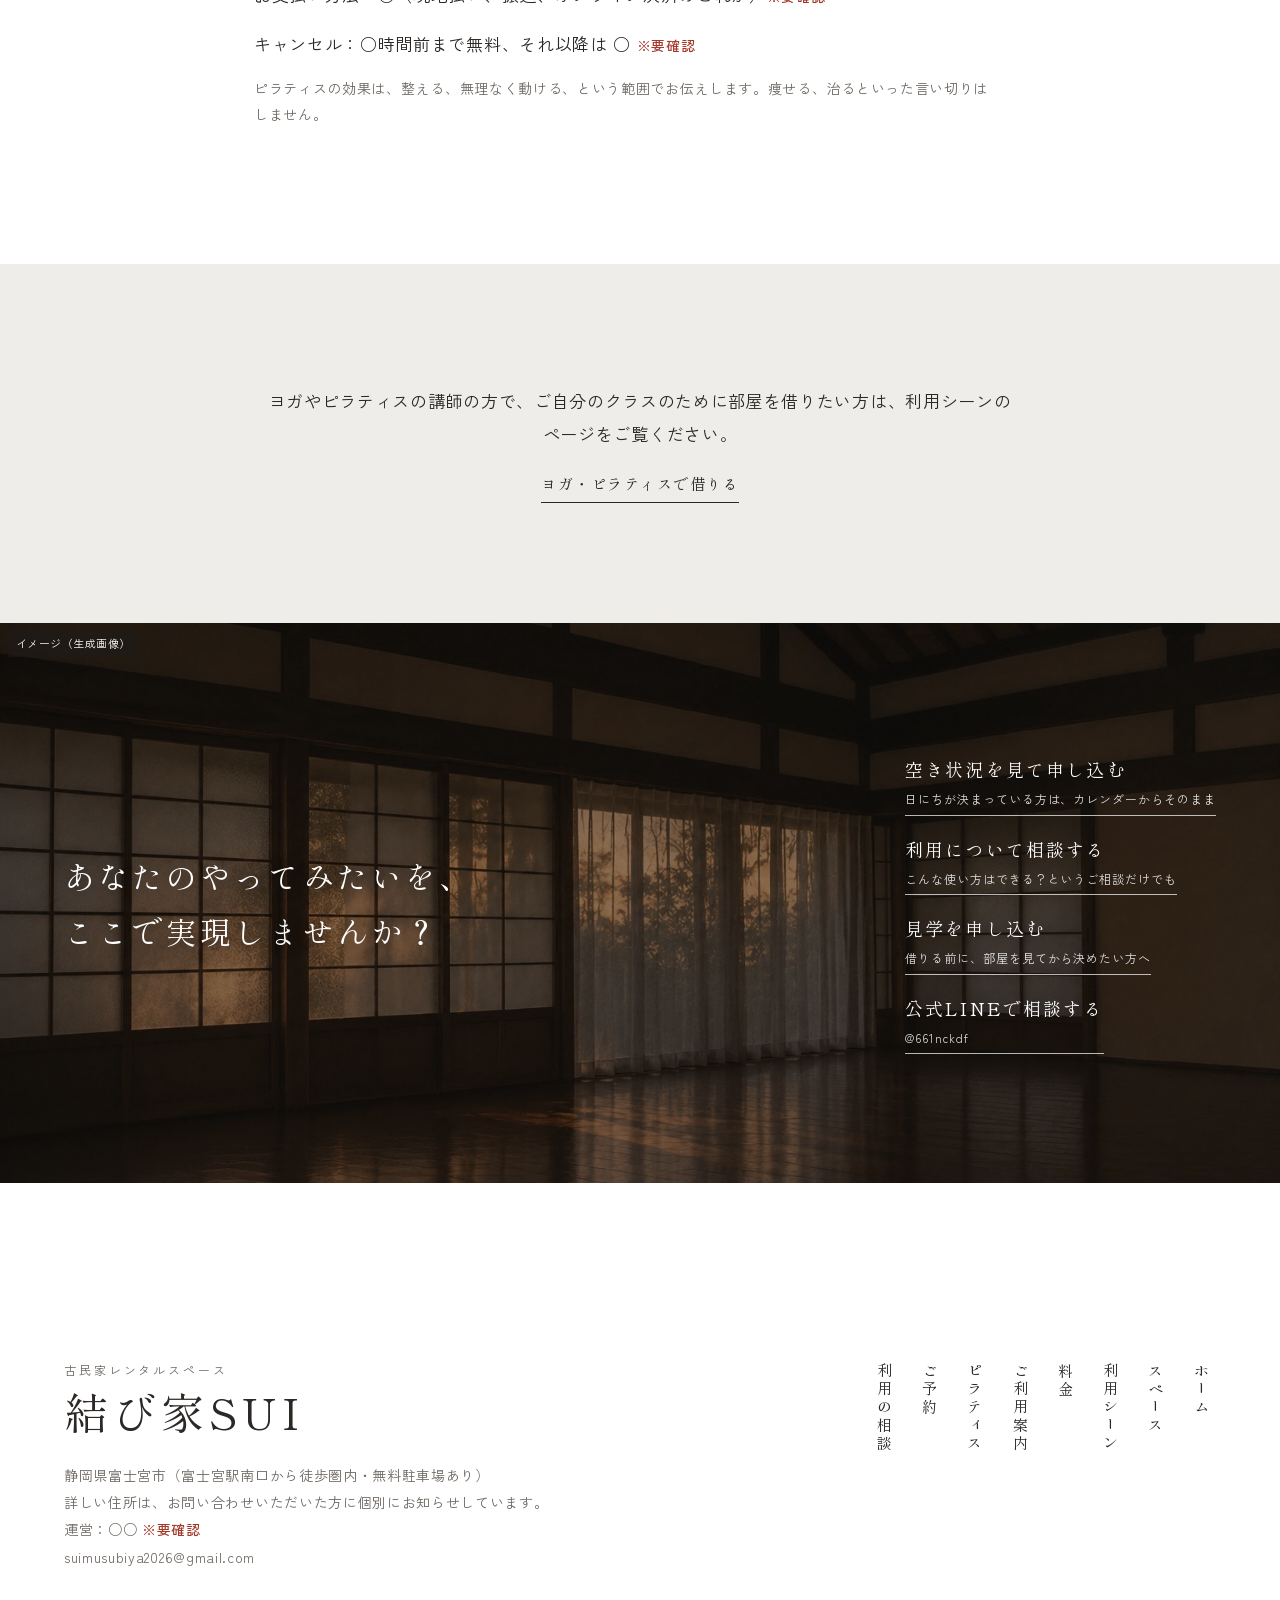
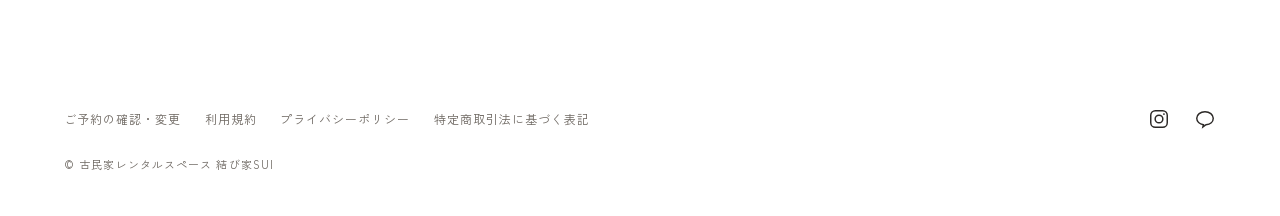
<file: pilates.html>
<!doctype html>
<html lang="ja">
<head>
<meta charset="utf-8">
<meta name="viewport" content="width=device-width, initial-scale=1">
<title>ピラティスについて｜結び家SUI（モック2案目）</title>
<link rel="preconnect" href="https://fonts.googleapis.com">
<link rel="preconnect" href="https://fonts.gstatic.com" crossorigin>
<link href="https://fonts.googleapis.com/css2?family=Cormorant+Garamond:wght@500&family=Shippori+Mincho:wght@500&family=Zen+Kaku+Gothic+New:wght@400;500&display=swap" rel="stylesheet">
<link rel="stylesheet" href="assets/site.css?v=2">
</head>
<body id="top">
<div data-include="header"></div>

<main>
  <div class="pv">
    <a class="pv-logo" href="index.html"><span class="sub">古民家レンタルスペース</span><span class="name">結び家<span class="tcy">SUI</span></span></a>
    <div class="ph dark pv-photo photo gen" style="background-image:url(assets/img/gen/pilates-top.webp)" data-label="写真：マットピラティスのレッスン（撮影予定）"></div>
    <div class="pv-ttl"><span class="label-en">Mat Pilates</span><h1>ピラティスについて</h1></div>
    <p class="pv-tagline">古民家で、少人数のマットピラティス</p>
  </div>
  <ul class="crumbs"><li><a href="index.html">ホーム</a></li><li>ピラティスについて</li></ul>
  <nav class="inner-links" aria-label="このページの中">
    <a href="#about">マットピラティスについて</a><a href="#plans">2つのプラン</a><a href="#trial">はじめての方へ</a><a href="#instructor">講師</a><a href="#schedule">レッスンの予定</a><a href="#rules">お支払いとキャンセル</a>
  </nav>

  <section class="page-sec" id="about">
    <h2 class="page-ttl">体と、ゆっくり話す50分</h2>
    <div class="split">
      <div class="ph dark photo gen" style="background-image:url(assets/img/gen/pilates-move.webp)" data-label="写真：マットの上で体を動かす様子"></div>
      <div class="text">
        <p>一人ひとりの身体や目的に寄り添いながら、ゆっくりと身体を動かし、整えていくピラティスです。</p>
        <p>マットの上で、呼吸に合わせて体を動かします。パーソナルは一人ひとりのペースで、セミパーソナルは最大5名の少人数で。</p>
        <p><a class="btn primary" href="reserve-pilates.html?trial=1">体験を予約する</a></p>
      </div>
    </div>
  </section>

  <section class="page-sec" id="plans">
    <h2 class="page-ttl">2つのプラン</h2>
    <div class="center-text">
      <div class="tbl-scroll"><table class="t">
        <thead><tr><th>プラン</th><th>時間</th><th style="text-align:right">1回ごと</th><th style="text-align:right">5回券</th><th style="text-align:right">10回券</th></tr></thead>
        <tbody>
          <tr><td>パーソナル<br><span class="note">いまの体力に合わせて、自分のペースで</span></td><td>50分</td><td class="num">3,500円<br><span class="todo">※要確認</span></td><td class="num">15,000円<br><span class="note">4か月有効</span></td><td class="num">28,000円<br><span class="note">8か月有効</span></td></tr>
          <tr><td>セミパーソナル<br><span class="note">少人数（最大5名）</span></td><td>60分</td><td class="num">2,000円</td><td class="num">9,000円<br><span class="note">4か月有効</span></td><td class="num">17,000円<br><span class="note">8か月有効</span></td></tr>
        </tbody>
      </table></div>
      <p class="note" style="margin-top:12px">パーソナルの1回ごとの料金は、いまのページでは3,500円、予約の設定では3,000円になっています。どちらにするかを確認中です。</p>
    </div>
  </section>

  <section class="page-sec" id="trial">
    <h2 class="page-ttl">はじめての方へ</h2>
    <div class="split rev">
      <div class="ph dark photo gen" style="background-image:url(assets/img/gen/pilates-trial.webp)" data-label="写真：体験レッスンの様子"></div>
      <div class="text">
        <p>体験レッスンからどうぞ。セミパーソナル1,000円、パーソナル2,000円です。</p>
        <table class="t">
          <tbody>
            <tr><th scope="row">持ち物</th><td>動きやすい服装、飲み物、タオル <span class="todo">※マットの貸し出しを確認中</span></td></tr>
            <tr><th scope="row">当日の流れ</th><td>体の状態を伺う → レッスン → ふりかえり <span class="todo">※講師に確認</span></td></tr>
            <tr><th scope="row">予約の締切</th><td>レッスン開始の3時間前まで</td></tr>
          </tbody>
        </table>
        <p style="margin-top:24px"><a class="btn primary" href="reserve-pilates.html?trial=1">体験を予約する</a></p>
      </div>
    </div>
  </section>

  <section class="page-sec" id="instructor">
    <h2 class="page-ttl">講師</h2>
    <div class="split narrow">
      <div class="ph" data-label="写真：講師のポートレート"></div>
      <div class="text">
        <p class="todo">※講師のお名前、資格、経歴、ひとことを確認中</p>
        <p>○○（講師）<br>資格：○○<br>ひとこと：○○</p>
      </div>
    </div>
  </section>

  <section class="page-sec" id="schedule">
    <h2 class="page-ttl">レッスンの予定</h2>
    <div class="center-text">
      <p>レッスンの予定と空きは、予約のページのカレンダーで見られます。日にちを選ぶと、その日の回と残りの人数が出て、そのまま予約できます。予約したあとの日時の変更とキャンセルも、同じページからできます。</p>
      <div class="btns"><a class="btn primary" href="reserve-pilates.html">カレンダーで予約する</a><a class="btn" href="reserve-check.html?type=pilates">ご予約の確認・変更</a></div>
      <p class="note">曜日と時間は確認中です。<span class="todo">※要確認</span></p>
    </div>
  </section>

  <section class="page-sec" id="rules">
    <h2 class="page-ttl">お支払いとキャンセル</h2>
    <div class="center-text">
      <p>お支払い方法：○（現地払い、振込、オンライン決済のどれか）<span class="todo">※要確認</span></p>
      <p>キャンセル：○時間前まで無料、それ以降は ○ <span class="todo">※要確認</span></p>
      <p class="note">ピラティスの効果は、整える、無理なく動ける、という範囲でお伝えします。痩せる、治るといった言い切りはしません。</p>
    </div>
  </section>

  <section class="page-sec tint" id="rent">
    <div class="center-text" style="text-align:center">
      <p>ヨガやピラティスの講師の方で、ご自分のクラスのために部屋を借りたい方は、利用シーンのページをご覧ください。</p>
      <a class="line-link" href="scenes.html#yoga-pilates">ヨガ・ピラティスで借りる</a>
    </div>
  </section>
</main>

<div data-include="footer"></div>
<script src="assets/site.js?v=3"></script>
</body>
</html>
</file>
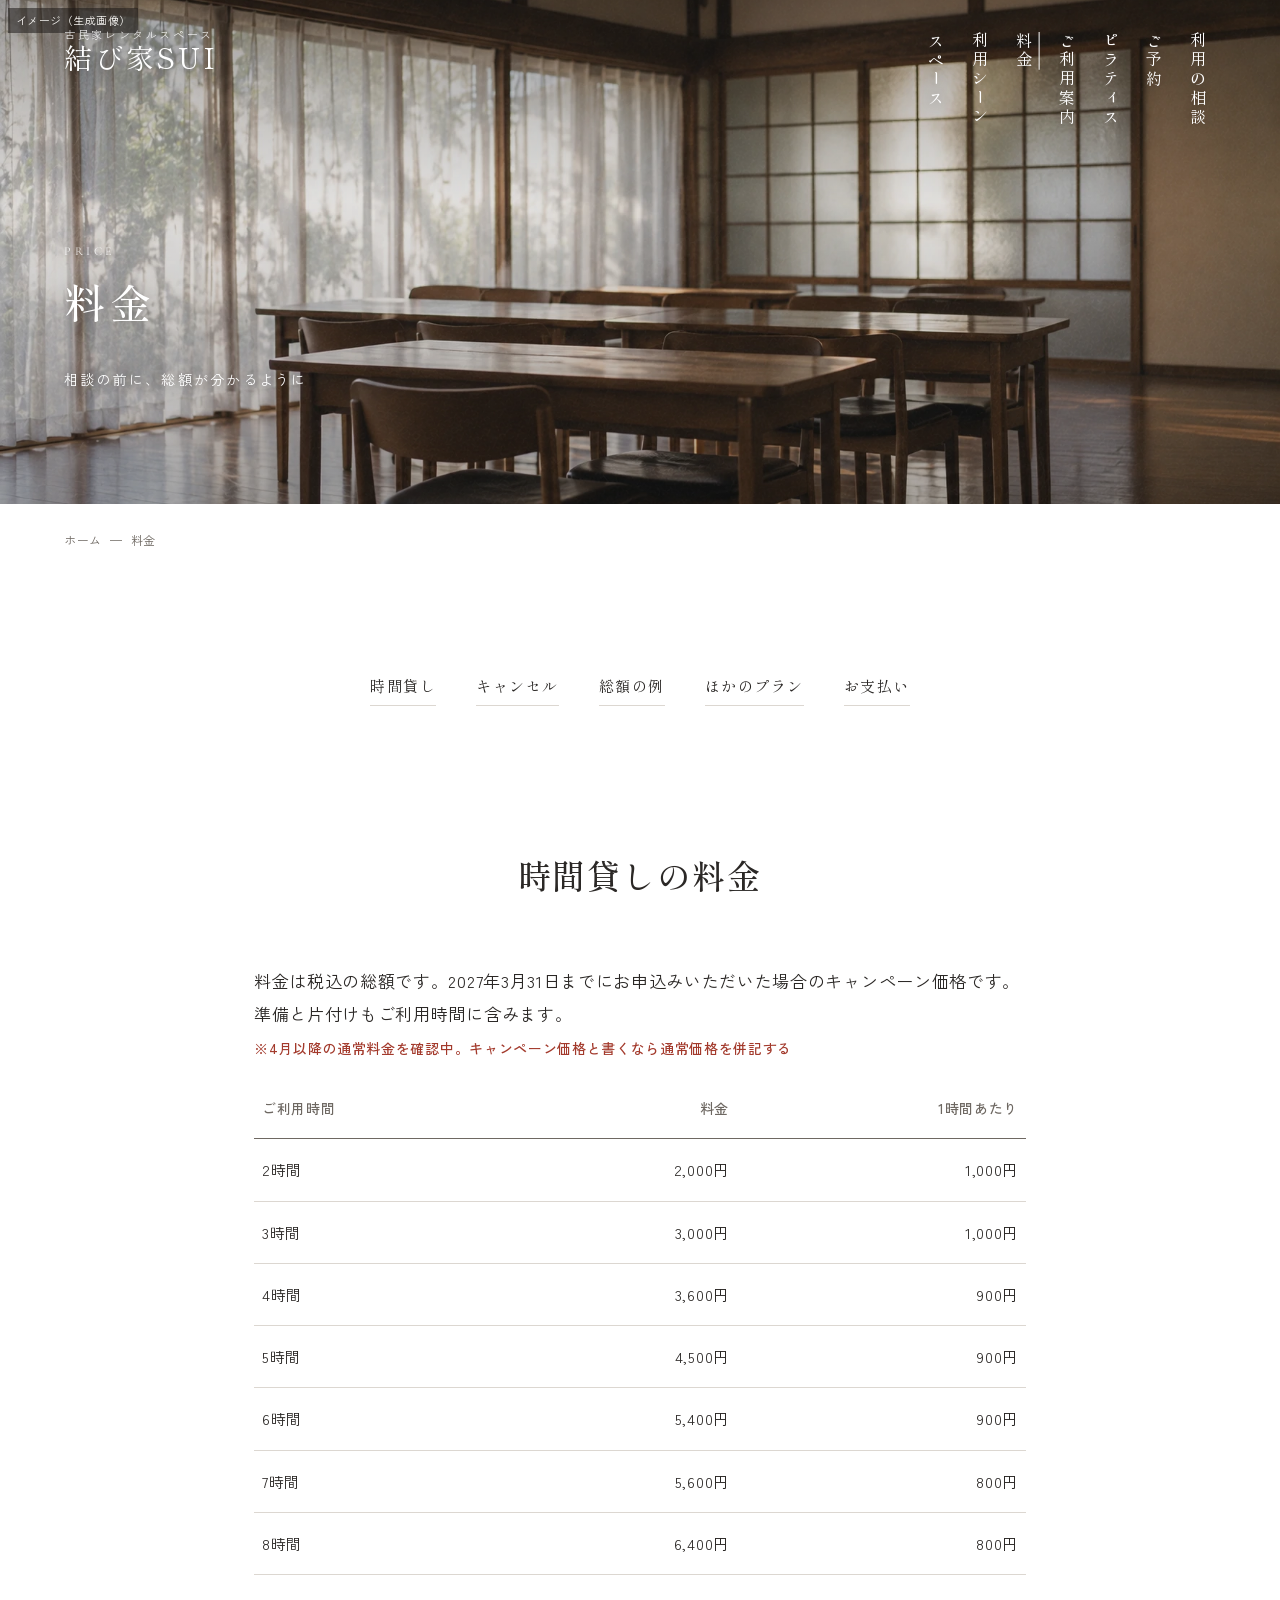
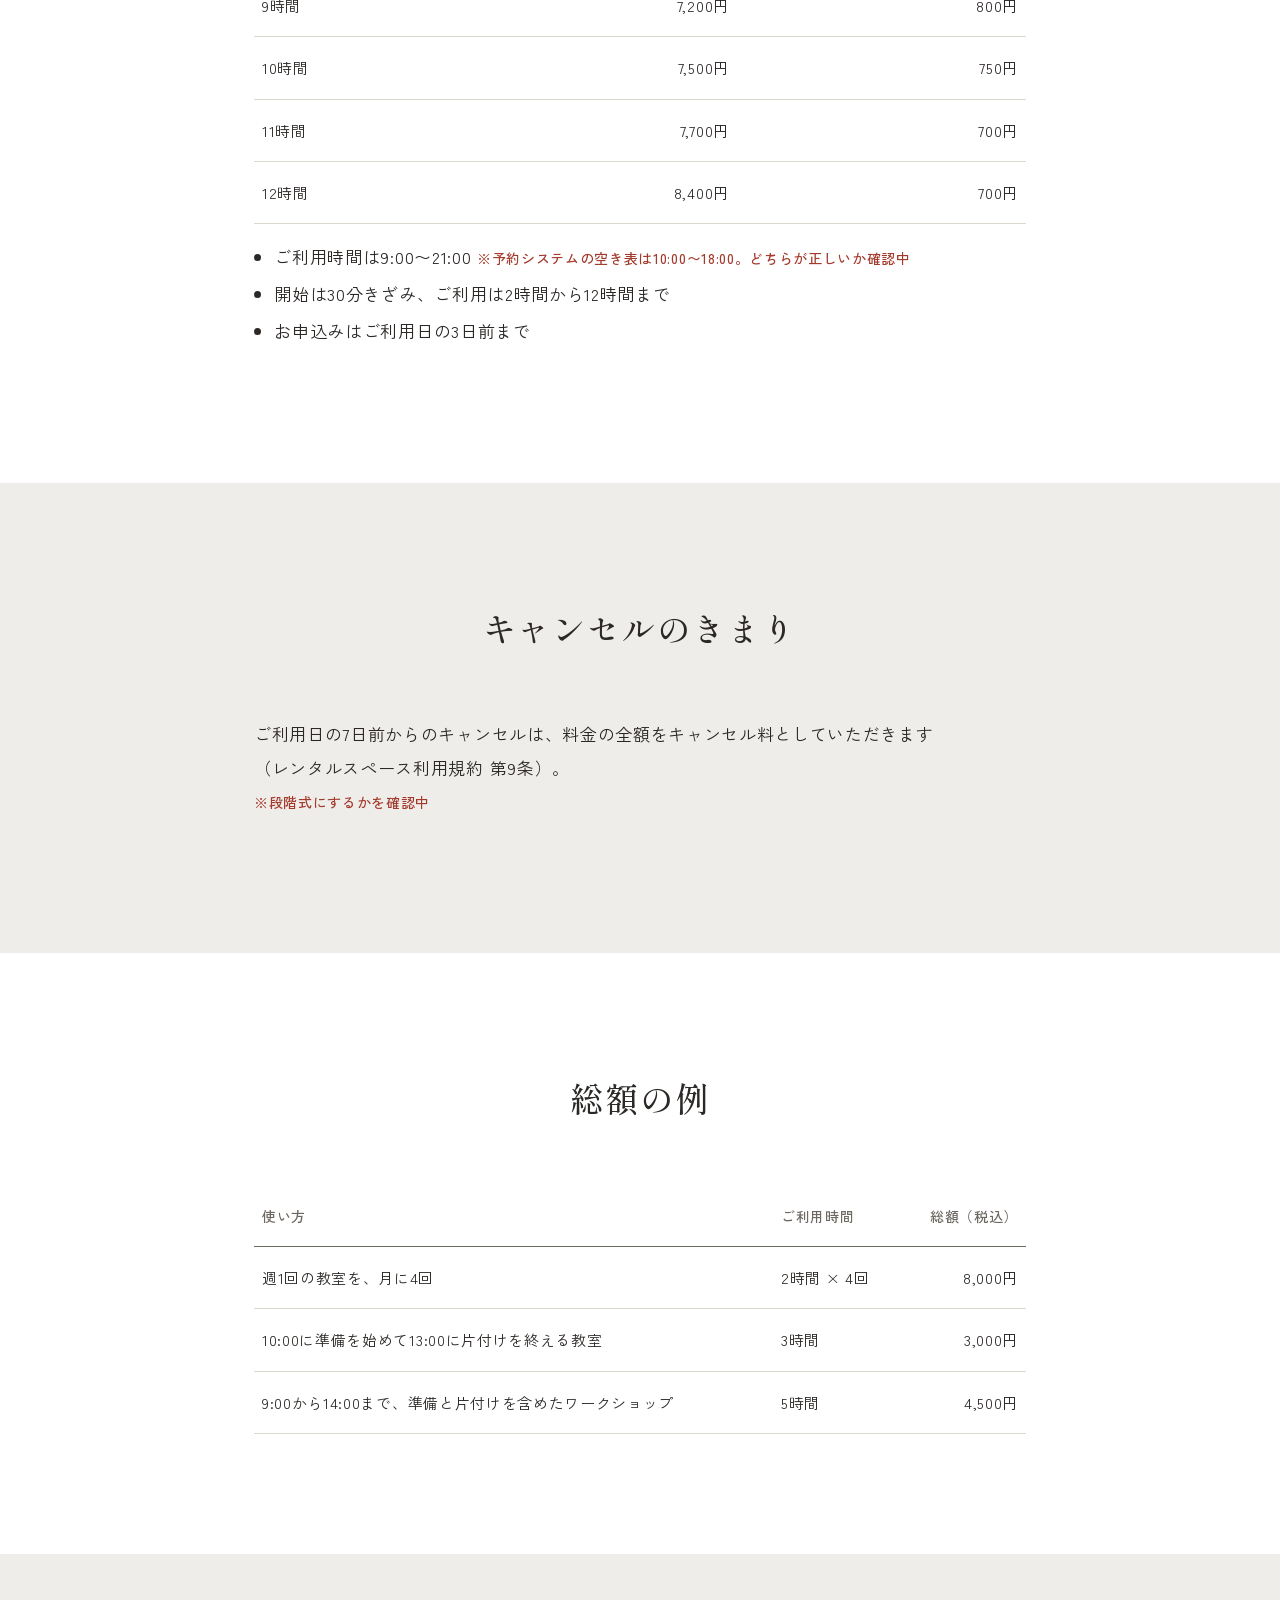
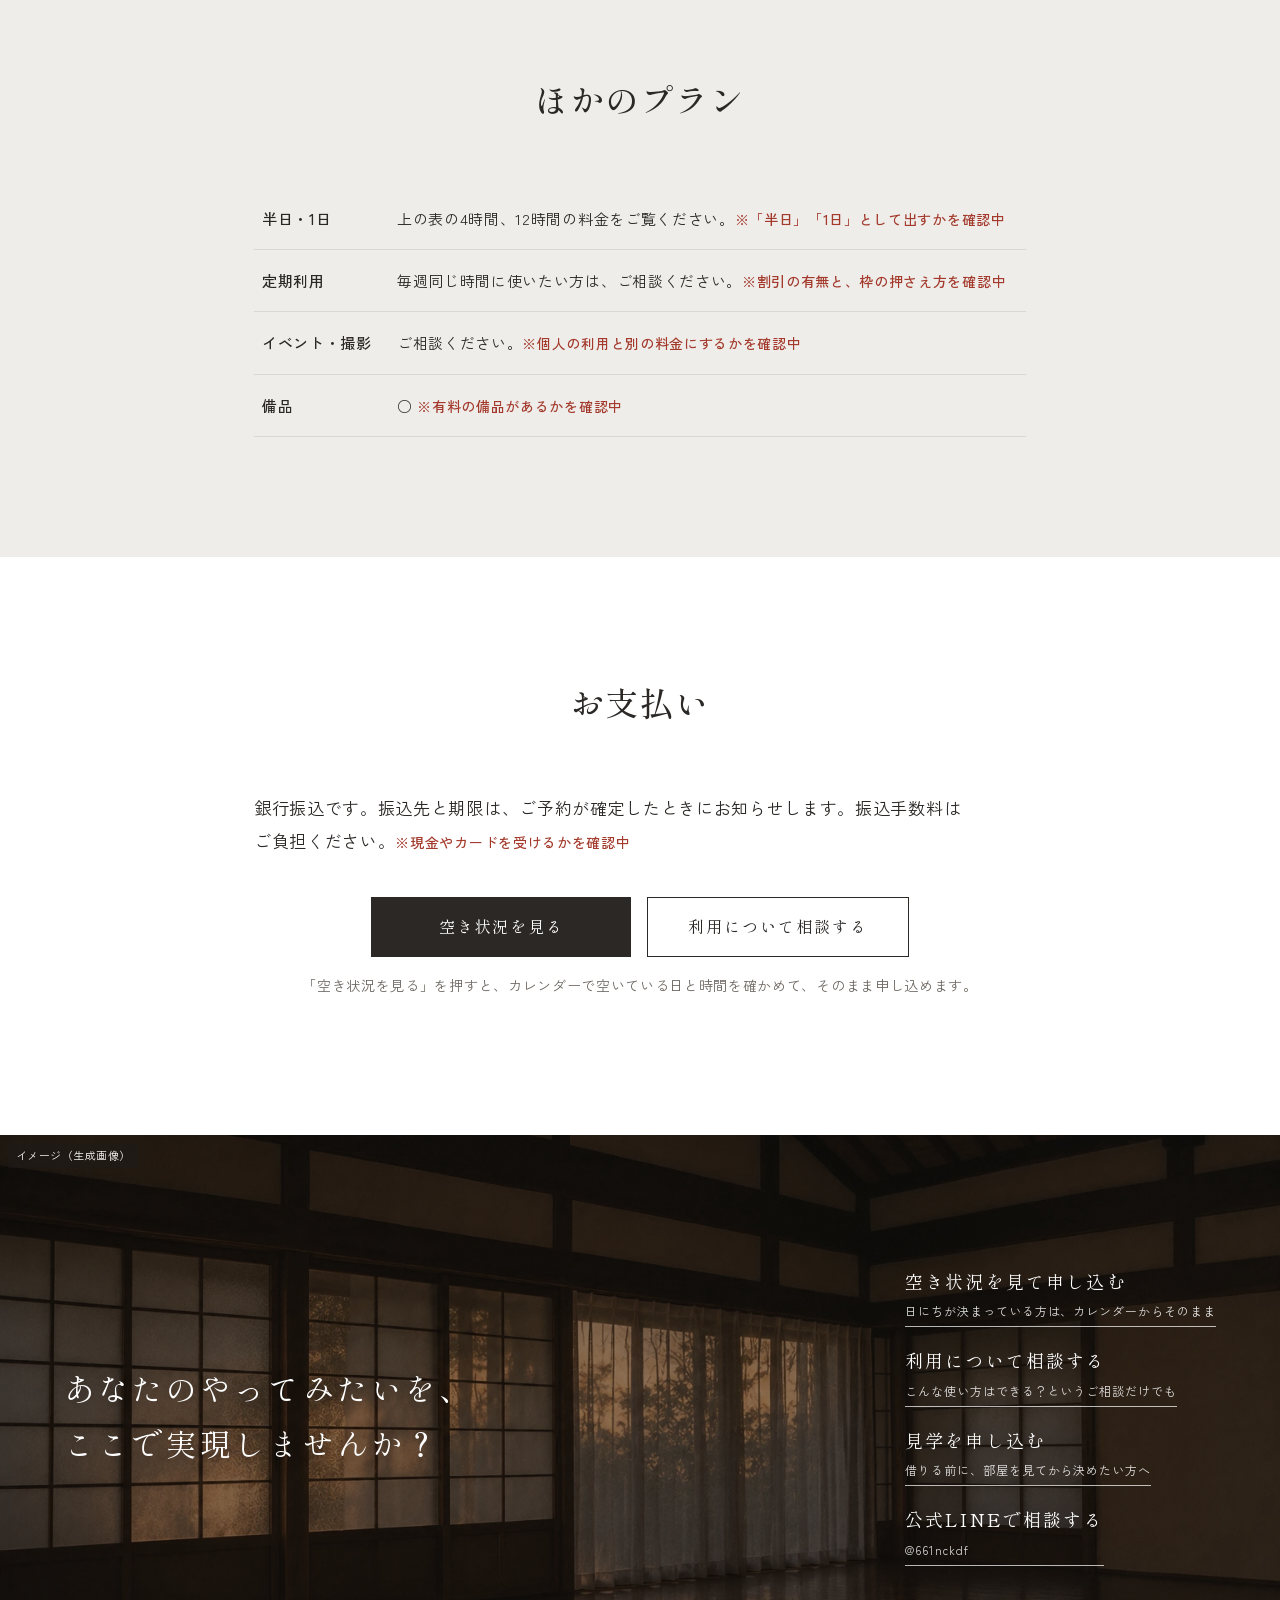
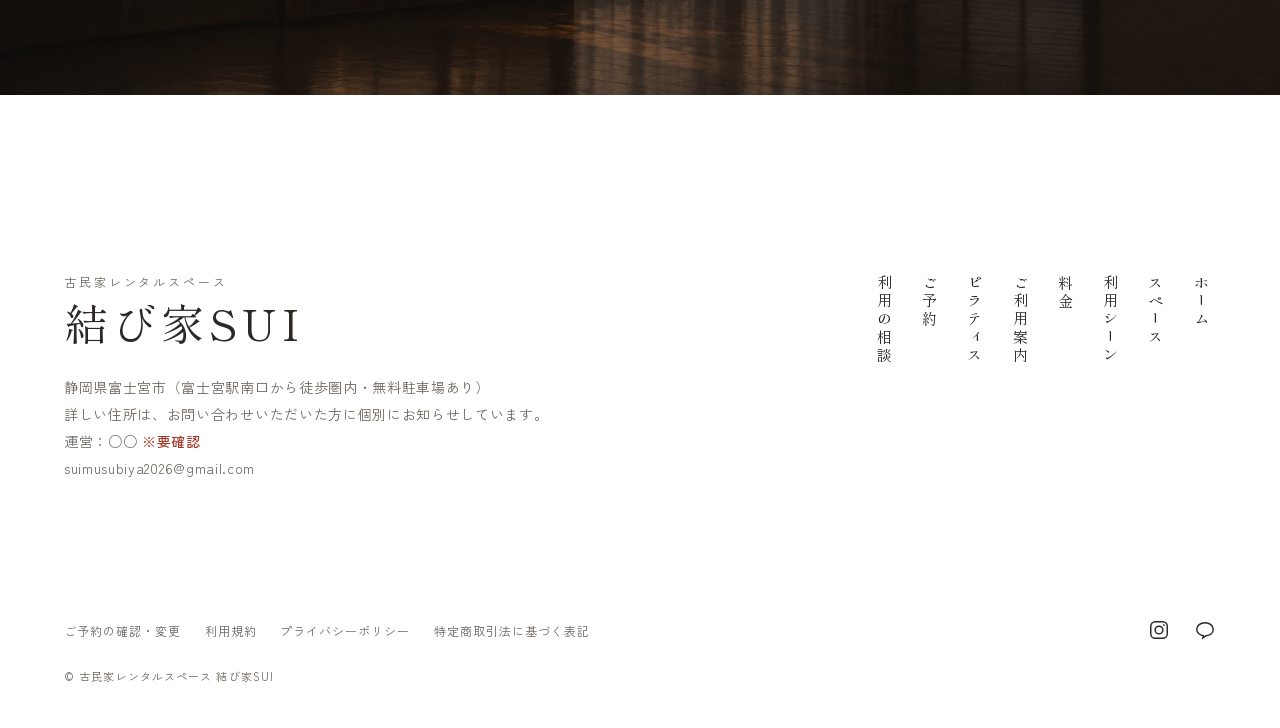
<file: price.html>
<!doctype html>
<html lang="ja">
<head>
<meta charset="utf-8">
<meta name="viewport" content="width=device-width, initial-scale=1">
<title>料金｜2時間2,000円から｜富士宮の古民家レンタルスペース 結び家SUI（モック2案目）</title>
<meta name="description" content="結び家SUIの時間貸しの料金（税込）、キャンセルのきまり、総額の例、お支払い方法。">
<link rel="preconnect" href="https://fonts.googleapis.com">
<link rel="preconnect" href="https://fonts.gstatic.com" crossorigin>
<link href="https://fonts.googleapis.com/css2?family=Cormorant+Garamond:wght@500&family=Shippori+Mincho:wght@500&family=Zen+Kaku+Gothic+New:wght@400;500&display=swap" rel="stylesheet">
<link rel="stylesheet" href="assets/site.css?v=2">
</head>
<body id="top">
<div data-include="header"></div>

<main>
  <div class="pv">
    <a class="pv-logo" href="index.html"><span class="sub">古民家レンタルスペース</span><span class="name">結び家<span class="tcy">SUI</span></span></a>
    <div class="ph dark pv-photo photo gen" style="background-image:url(assets/img/gen/price-top.webp)" data-label="写真：机を並べた部屋（撮影予定）"></div>
    <div class="pv-ttl"><span class="label-en">Price</span><h1>料金</h1></div>
    <p class="pv-tagline">相談の前に、総額が分かるように</p>
  </div>
  <ul class="crumbs"><li><a href="index.html">ホーム</a></li><li>料金</li></ul>
  <nav class="inner-links" aria-label="このページの中">
    <a href="#hourly">時間貸し</a><a href="#cancel">キャンセル</a><a href="#examples">総額の例</a><a href="#plans">ほかのプラン</a><a href="#payment">お支払い</a>
  </nav>

  <section class="page-sec" id="hourly">
    <h2 class="page-ttl">時間貸しの料金</h2>
    <div class="center-text">
      <p>料金は税込の総額です。2027年3月31日までにお申込みいただいた場合のキャンペーン価格です。準備と片付けもご利用時間に含みます。<br><span class="todo">※4月以降の通常料金を確認中。キャンペーン価格と書くなら通常価格を併記する</span></p>
      <div class="tbl-scroll"><table class="t">
        <thead><tr><th>ご利用時間</th><th style="text-align:right">料金</th><th style="text-align:right">1時間あたり</th></tr></thead>
        <tbody>
          <tr><td>2時間</td><td class="num">2,000円</td><td class="num">1,000円</td></tr>
          <tr><td>3時間</td><td class="num">3,000円</td><td class="num">1,000円</td></tr>
          <tr><td>4時間</td><td class="num">3,600円</td><td class="num">900円</td></tr>
          <tr><td>5時間</td><td class="num">4,500円</td><td class="num">900円</td></tr>
          <tr><td>6時間</td><td class="num">5,400円</td><td class="num">900円</td></tr>
          <tr><td>7時間</td><td class="num">5,600円</td><td class="num">800円</td></tr>
          <tr><td>8時間</td><td class="num">6,400円</td><td class="num">800円</td></tr>
          <tr><td>9時間</td><td class="num">7,200円</td><td class="num">800円</td></tr>
          <tr><td>10時間</td><td class="num">7,500円</td><td class="num">750円</td></tr>
          <tr><td>11時間</td><td class="num">7,700円</td><td class="num">700円</td></tr>
          <tr><td>12時間</td><td class="num">8,400円</td><td class="num">700円</td></tr>
        </tbody>
      </table></div>
      <ul class="dots" style="margin-top:var(--s-3)">
        <li>ご利用時間は9:00〜21:00 <span class="todo">※予約システムの空き表は10:00〜18:00。どちらが正しいか確認中</span></li>
        <li>開始は30分きざみ、ご利用は2時間から12時間まで</li>
        <li>お申込みはご利用日の3日前まで</li>
      </ul>
    </div>
  </section>

  <!-- キャンセルのきまりは料金表のすぐ下に置く（決めかけた人が申込みの段階で驚かないように） -->
  <section class="page-sec tint" id="cancel">
    <h2 class="page-ttl">キャンセルのきまり</h2>
    <div class="center-text">
      <p>ご利用日の7日前からのキャンセルは、料金の全額をキャンセル料としていただきます（レンタルスペース利用規約 第9条）。<br><span class="todo">※段階式にするかを確認中</span></p>
    </div>
  </section>

  <section class="page-sec" id="examples">
    <h2 class="page-ttl">総額の例</h2>
    <div class="center-text">
      <table class="t">
        <thead><tr><th>使い方</th><th>ご利用時間</th><th style="text-align:right">総額（税込）</th></tr></thead>
        <tbody>
          <tr><td>週1回の教室を、月に4回</td><td>2時間 × 4回</td><td class="num">8,000円</td></tr>
          <tr><td>10:00に準備を始めて13:00に片付けを終える教室</td><td>3時間</td><td class="num">3,000円</td></tr>
          <tr><td>9:00から14:00まで、準備と片付けを含めたワークショップ</td><td>5時間</td><td class="num">4,500円</td></tr>
        </tbody>
      </table>
    </div>
  </section>

  <section class="page-sec tint" id="plans">
    <h2 class="page-ttl">ほかのプラン</h2>
    <div class="center-text">
      <table class="t">
        <tbody>
          <tr><th scope="row">半日・1日</th><td>上の表の4時間、12時間の料金をご覧ください。<span class="todo">※「半日」「1日」として出すかを確認中</span></td></tr>
          <tr><th scope="row">定期利用</th><td>毎週同じ時間に使いたい方は、ご相談ください。<span class="todo">※割引の有無と、枠の押さえ方を確認中</span></td></tr>
          <tr><th scope="row">イベント・撮影</th><td>ご相談ください。<span class="todo">※個人の利用と別の料金にするかを確認中</span></td></tr>
          <tr><th scope="row">備品</th><td>○ <span class="todo">※有料の備品があるかを確認中</span></td></tr>
        </tbody>
      </table>
    </div>
  </section>

  <section class="page-sec" id="payment">
    <h2 class="page-ttl">お支払い</h2>
    <div class="center-text">
      <p>銀行振込です。振込先と期限は、ご予約が確定したときにお知らせします。振込手数料はご負担ください。<span class="todo">※現金やカードを受けるかを確認中</span></p>
      <div class="btns">
        <a class="btn primary" href="reserve-rental.html">空き状況を見る</a>
        <a class="btn" href="contact.html">利用について相談する</a>
      </div>
      <p class="note" style="text-align:center;margin-top:var(--s-3)">「空き状況を見る」を押すと、カレンダーで空いている日と時間を確かめて、そのまま申し込めます。</p>
    </div>
  </section>
</main>

<div data-include="footer"></div>
<script src="assets/site.js?v=3"></script>
</body>
</html>
</file>
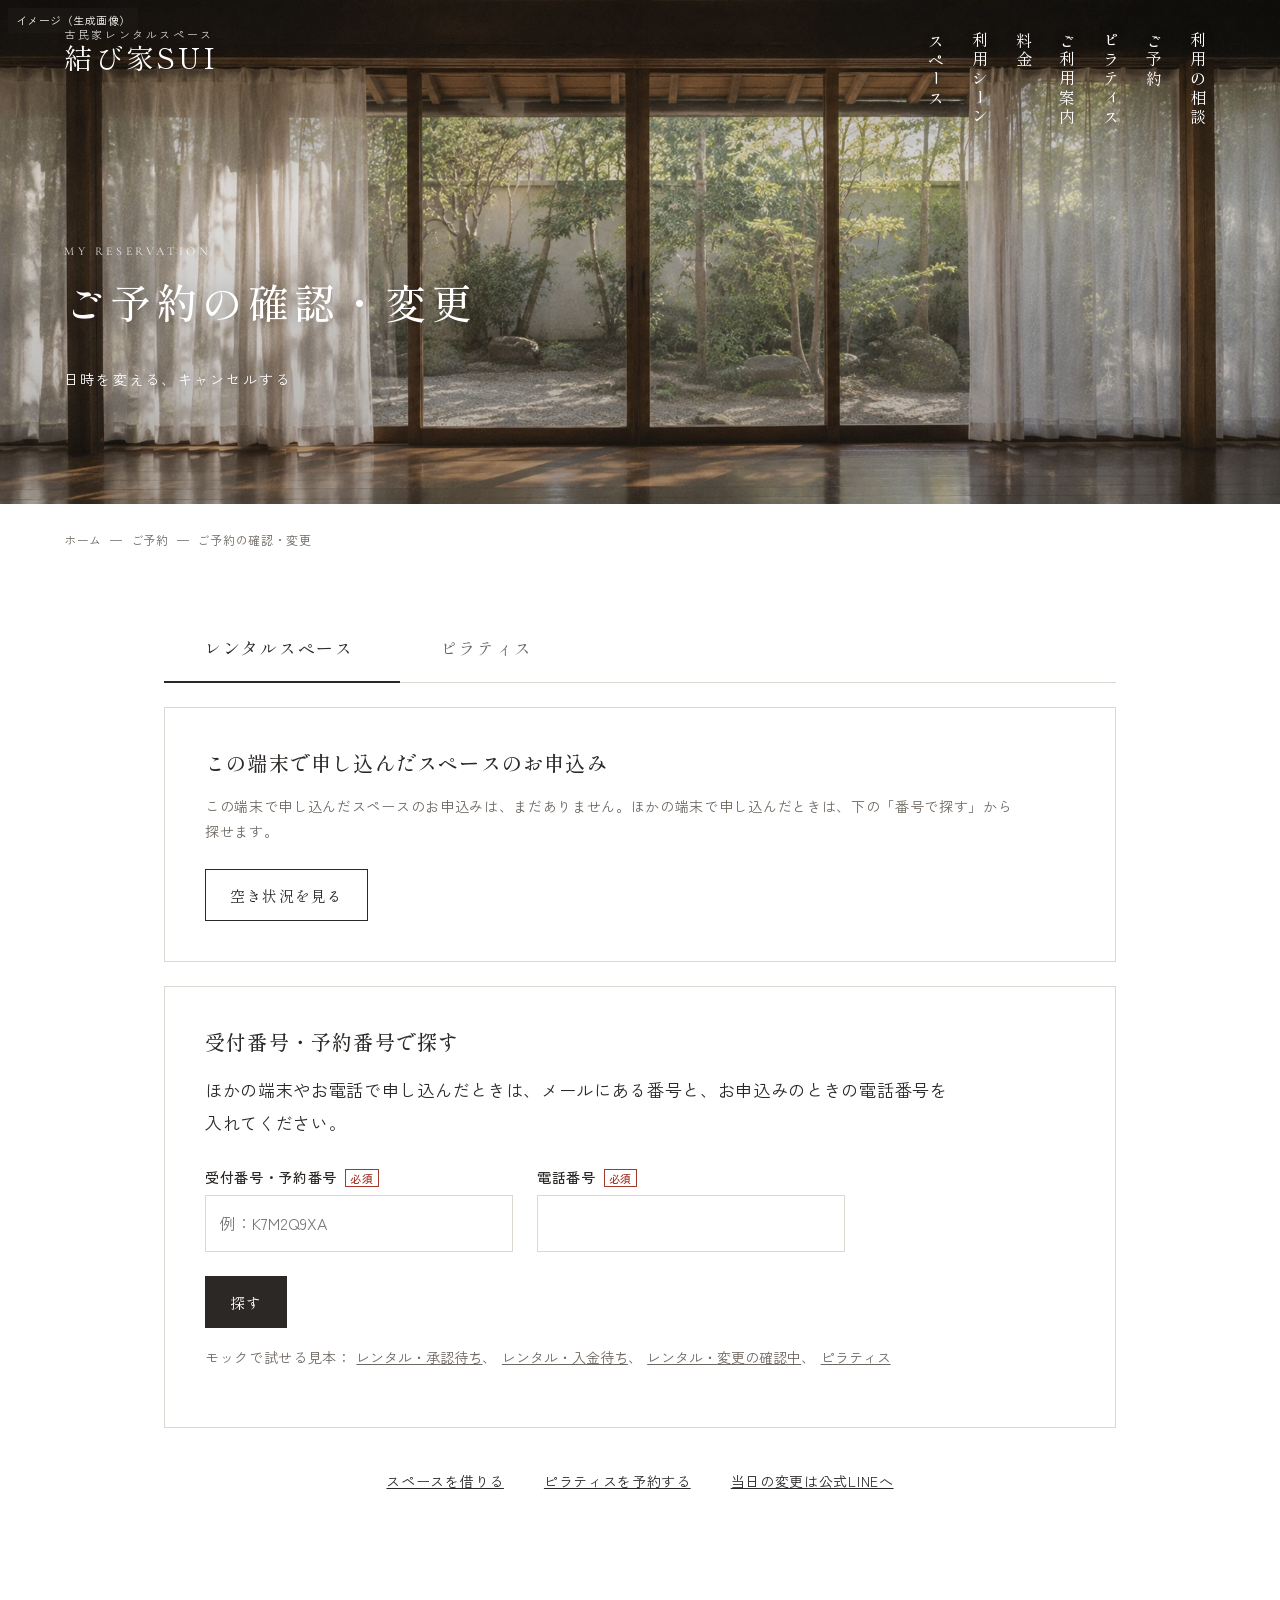
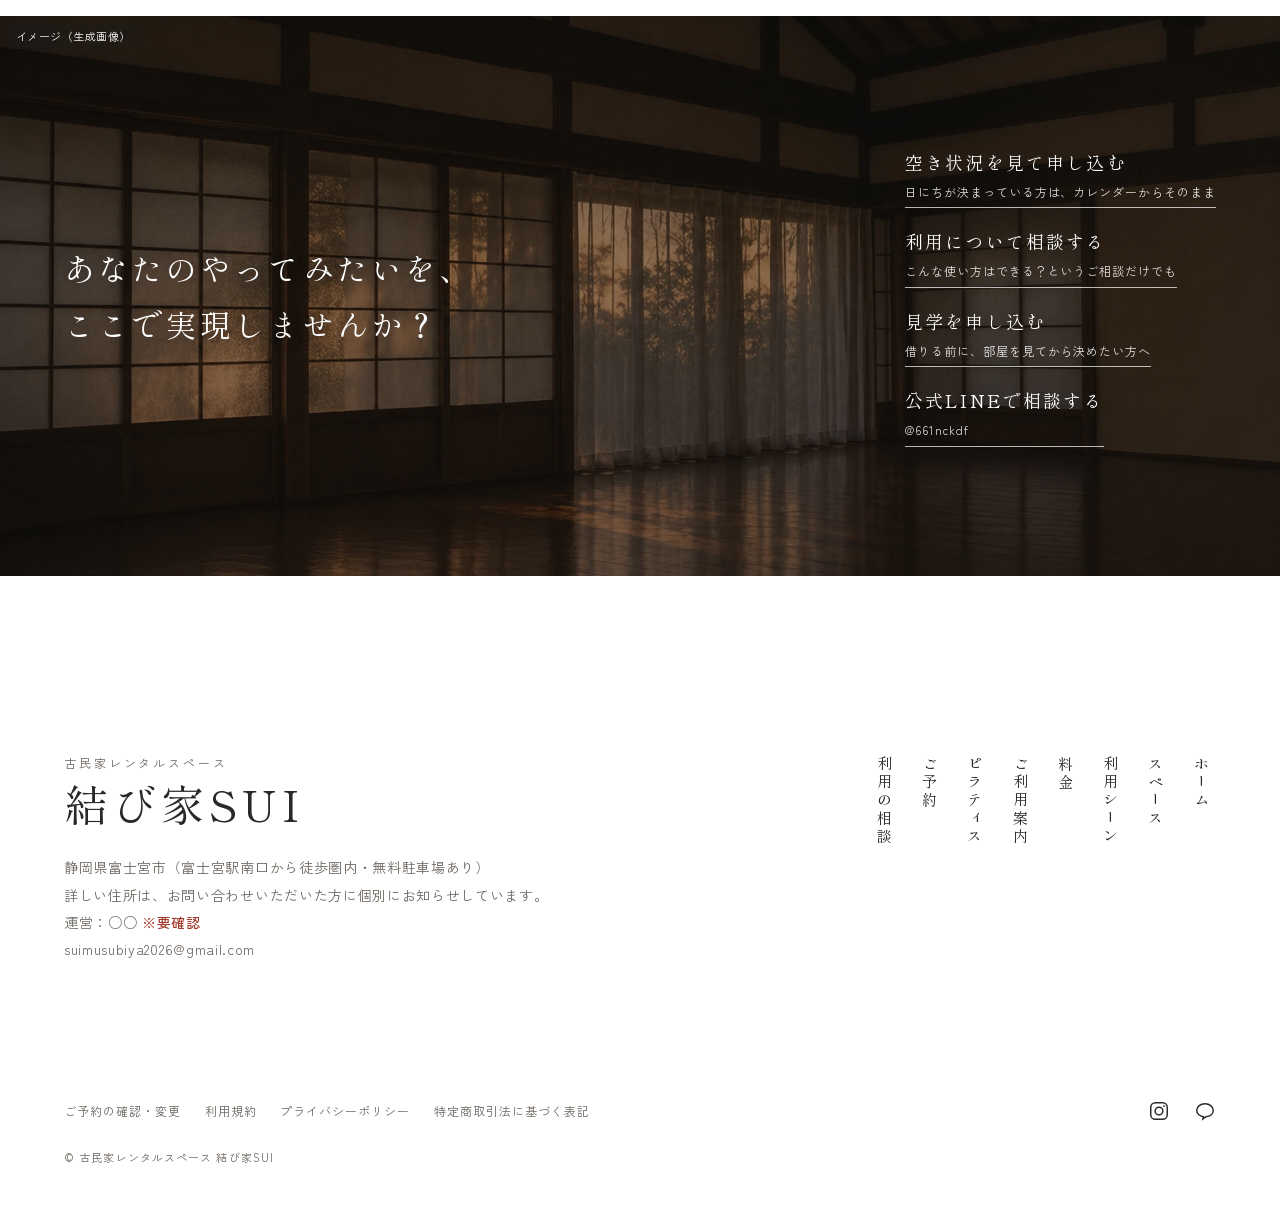
<file: reserve-check.html>
<!doctype html>
<html lang="ja">
<head>
<meta charset="utf-8">
<meta name="viewport" content="width=device-width, initial-scale=1">
<title>ご予約の確認・変更・キャンセル｜結び家SUI（モック2案目）</title>
<meta name="description" content="結び家SUIのご予約の確認・変更・キャンセル。レンタルスペースとピラティスのご予約を、カレンダーと一覧で確かめられます。">
<meta name="robots" content="noindex">
<link rel="preconnect" href="https://fonts.googleapis.com">
<link rel="preconnect" href="https://fonts.gstatic.com" crossorigin>
<link href="https://fonts.googleapis.com/css2?family=Cormorant+Garamond:wght@500&family=Shippori+Mincho:wght@500&family=Zen+Kaku+Gothic+New:wght@400;500&display=swap" rel="stylesheet">
<link rel="stylesheet" href="assets/site.css?v=2">
<link rel="stylesheet" href="assets/booking.css?v=3">
</head>
<body id="top" data-no-bar>
<div data-include="header"></div>

<main>
  <div class="pv">
    <a class="pv-logo" href="index.html"><span class="sub">古民家レンタルスペース</span><span class="name">結び家<span class="tcy">SUI</span></span></a>
    <div class="ph dark pv-photo photo gen" style="background-image:url(assets/img/gen/contact-top.webp)" data-label="写真：縁側（撮影予定）"></div>
    <div class="pv-ttl"><span class="label-en">My reservation</span><h1>ご予約の確認・変更</h1></div>
    <p class="pv-tagline">日時を変える、キャンセルする</p>
  </div>
  <ul class="crumbs"><li><a href="index.html">ホーム</a></li><li><a href="reserve.html">ご予約</a></li><li>ご予約の確認・変更</li></ul>

  <section class="page-sec" style="padding-top:var(--s-6)">
    <div class="bk">
      <div class="ctabs" role="tablist" aria-label="予約の種類">
        <button type="button" role="tab" id="tab-rental" aria-controls="panel" aria-selected="true" data-tab="rental">レンタルスペース<span class="count" id="cnt-rental"></span></button>
        <button type="button" role="tab" id="tab-pilates" aria-controls="panel" aria-selected="false" data-tab="pilates">ピラティス<span class="count" id="cnt-pilates"></span></button>
      </div>

      <div id="panel" role="tabpanel">
        <div class="panel">
          <h3 id="mine-ttl">この端末で申し込んだご予約</h3>
          <div id="mine"></div>
        </div>
        <div id="s-result"></div>
      </div>

      <div class="panel" style="margin-top:var(--s-4)">
        <h3>受付番号・予約番号で探す</h3>
        <p>ほかの端末やお電話で申し込んだときは、メールにある番号と、お申込みのときの電話番号を入れてください。</p>
        <div class="form-grid" style="max-width:640px">
          <div><label class="f" for="s-no">受付番号・予約番号<span class="req">必須</span></label><input type="text" id="s-no" placeholder="例：K7M2Q9XA" autocapitalize="characters" autocomplete="off"></div>
          <div><label class="f" for="s-tel">電話番号<span class="req">必須</span></label><input type="tel" id="s-tel" inputmode="tel" autocomplete="tel"></div>
        </div>
        <p class="err hidden" id="s-err" role="alert">番号か電話番号が違うか、ご予約が見つかりませんでした。</p>
        <div class="actions"><button class="btn primary" type="button" id="s-go">探す</button></div>
        <p class="hint" style="margin-top:var(--s-3)">モックで試せる見本：
          <button class="linkbtn" type="button" data-try="K7M2Q9XA,090-0000-1111">レンタル・承認待ち</button>、
          <button class="linkbtn" type="button" data-try="P8Q2D5GH,080-0000-4444">レンタル・入金待ち</button>、
          <button class="linkbtn" type="button" data-try="Z2X5V8MC,080-0000-6666">レンタル・変更の確認中</button>、
          <button class="linkbtn" type="button" data-try="PL7K3M9A,080-0000-1212">ピラティス</button></p>
      </div>

      <p class="side-links" style="margin:var(--s-5) 0 0"><a href="reserve-rental.html">スペースを借りる</a><a href="reserve-pilates.html">ピラティスを予約する</a><a href="https://lin.ee/OCzLIhO" target="_blank" rel="noopener">当日の変更は公式LINEへ</a></p>
    </div>
  </section>
</main>

<div data-include="footer"></div>
<script src="assets/site.js?v=3"></script>
<script src="assets/mock-db.js?v=2"></script>
<script src="assets/booking-ui.js?v=2"></script>
<script src="assets/reserve-check.js?v=2"></script>
</body>
</html>
</file>
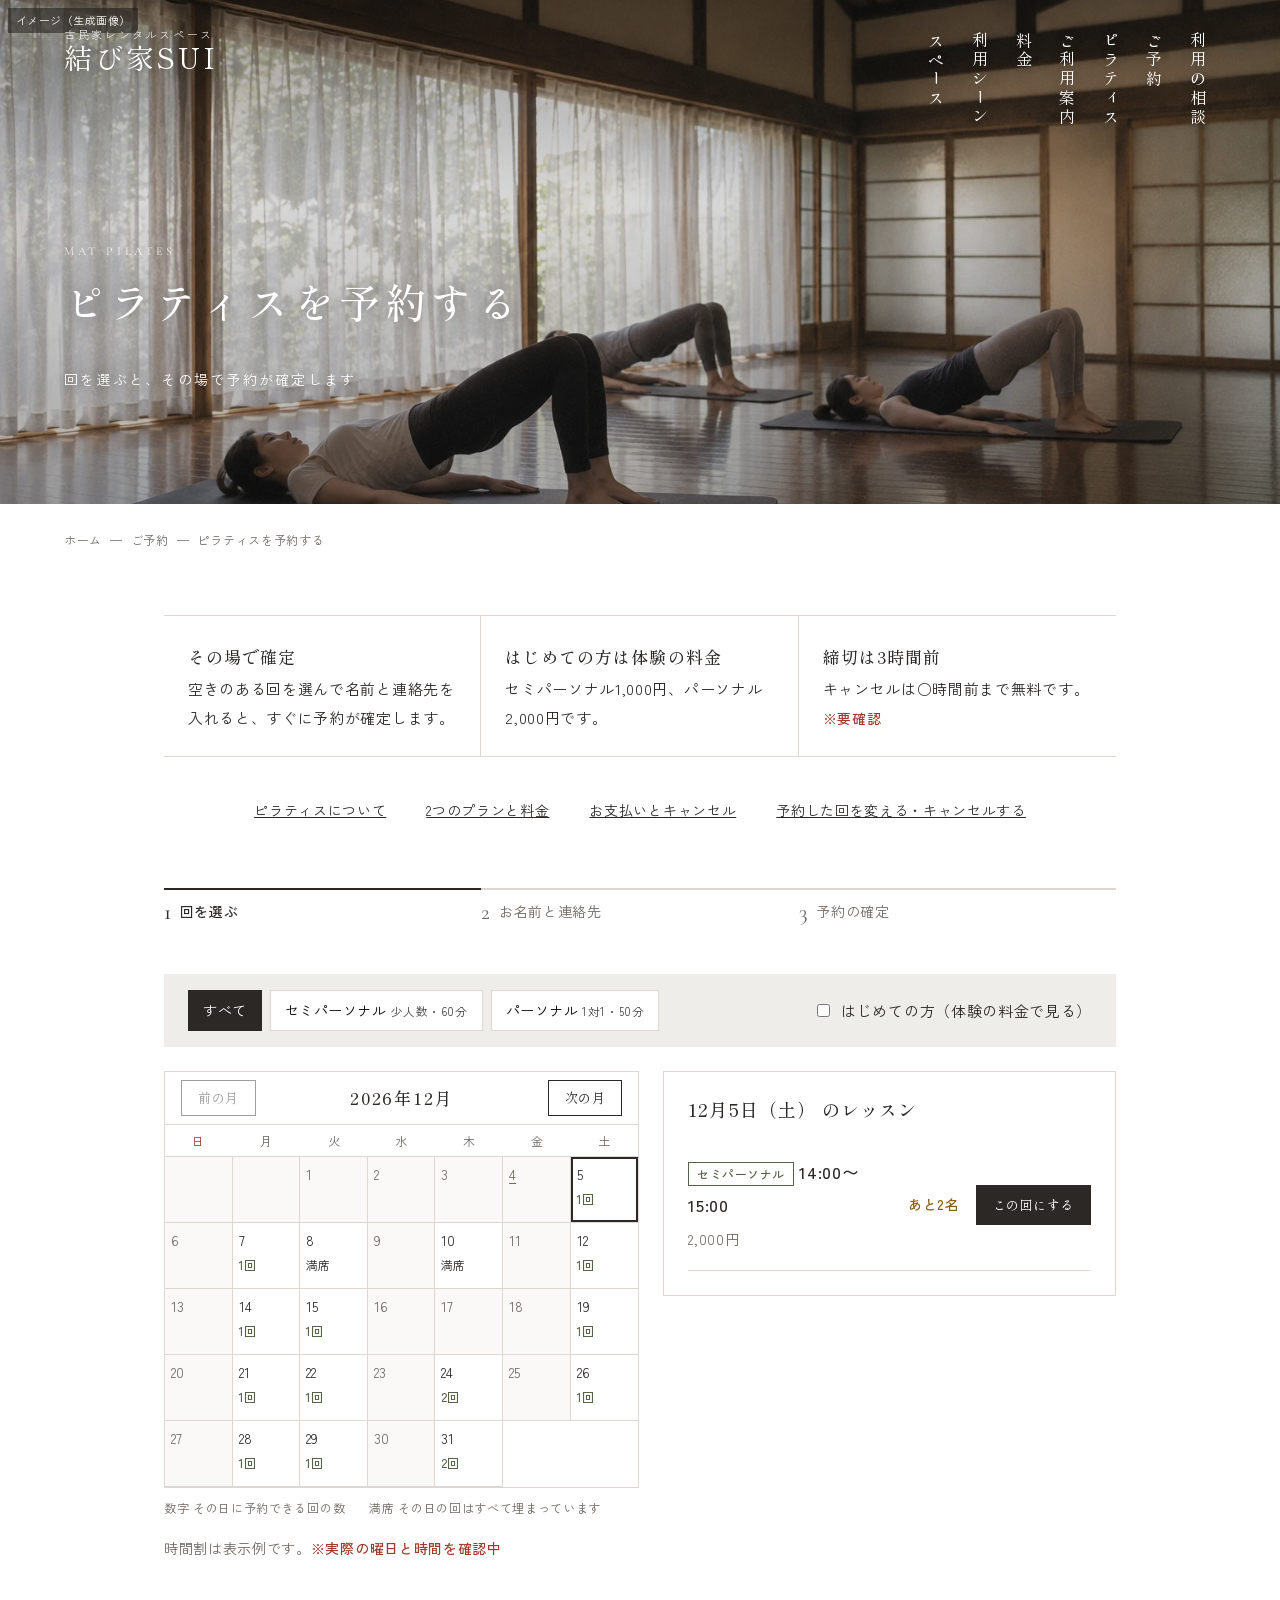
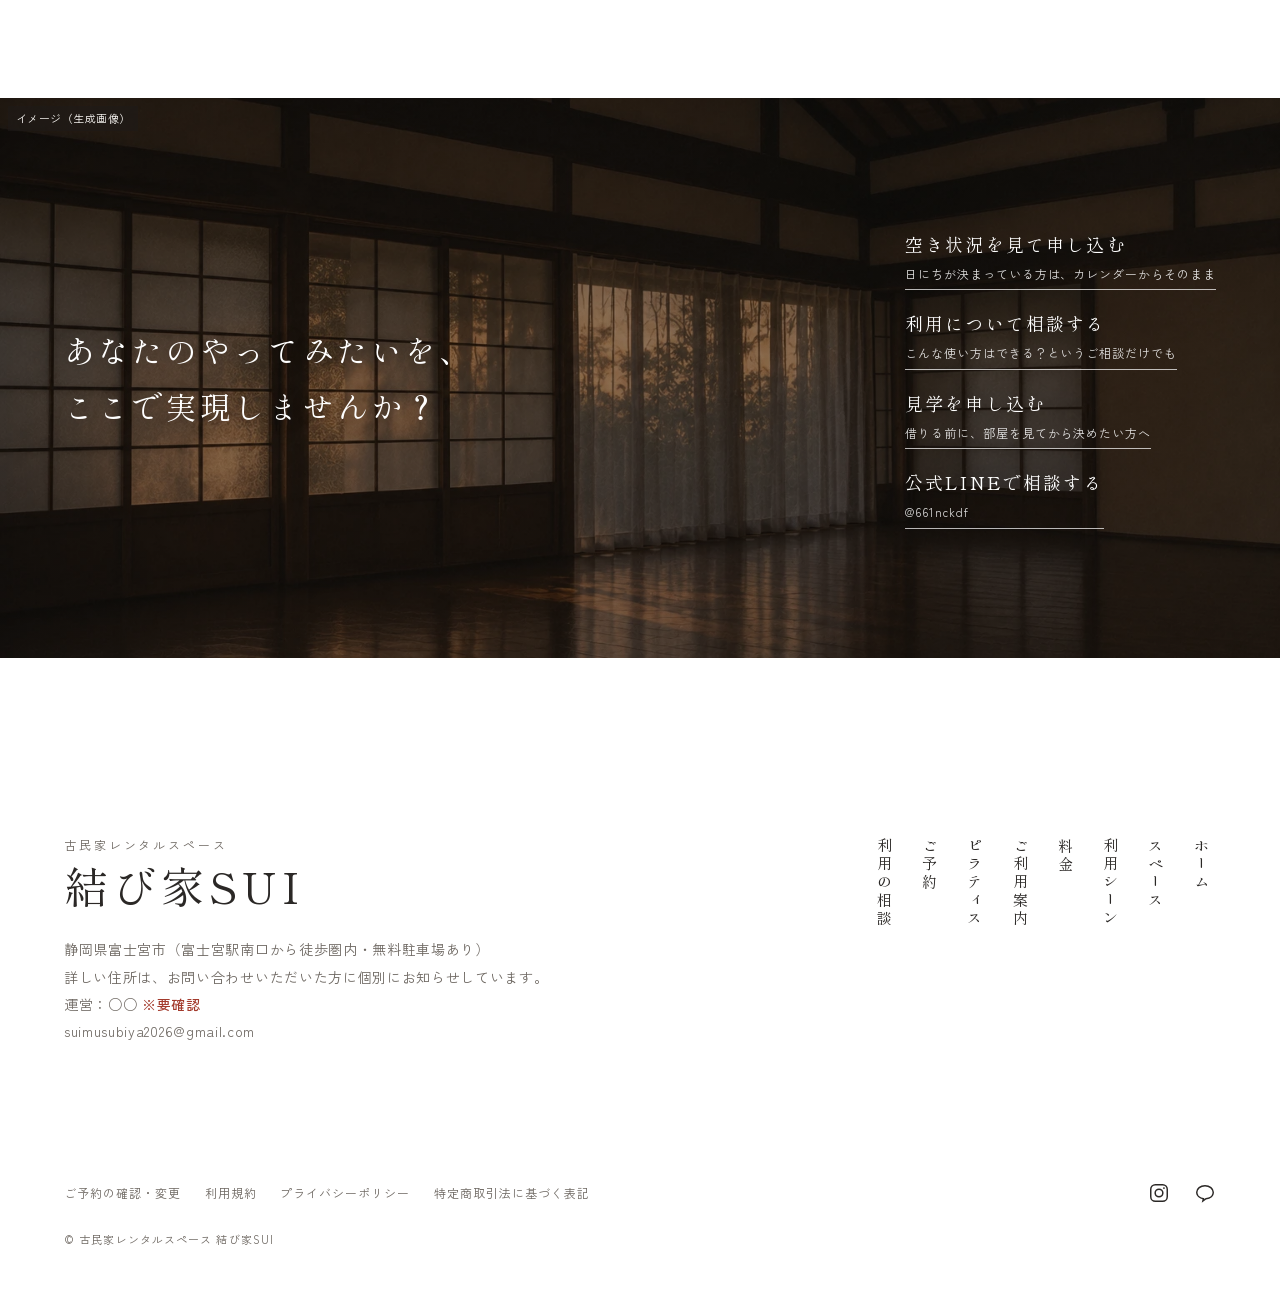
<file: reserve-pilates.html>
<!doctype html>
<html lang="ja">
<head>
<meta charset="utf-8">
<meta name="viewport" content="width=device-width, initial-scale=1">
<title>ピラティスを予約する｜結び家SUI（モック2案目）</title>
<meta name="description" content="結び家SUIのマットピラティスのご予約。カレンダーでレッスンのある日を選び、回を選ぶとその場で予約が確定します。はじめての方は体験の料金です。">
<link rel="preconnect" href="https://fonts.googleapis.com">
<link rel="preconnect" href="https://fonts.gstatic.com" crossorigin>
<link href="https://fonts.googleapis.com/css2?family=Cormorant+Garamond:wght@500&family=Shippori+Mincho:wght@500&family=Zen+Kaku+Gothic+New:wght@400;500&display=swap" rel="stylesheet">
<link rel="stylesheet" href="assets/site.css?v=2">
<link rel="stylesheet" href="assets/booking.css?v=3">
</head>
<body id="top" data-no-bar>
<div data-include="header"></div>

<main>
  <div class="pv">
    <a class="pv-logo" href="index.html"><span class="sub">古民家レンタルスペース</span><span class="name">結び家<span class="tcy">SUI</span></span></a>
    <div class="ph dark pv-photo photo gen" style="background-image:url(assets/img/gen/pilates-top.webp)" data-label="写真：マットピラティスのレッスン（撮影予定）"></div>
    <div class="pv-ttl"><span class="label-en">Mat Pilates</span><h1>ピラティスを予約する</h1></div>
    <p class="pv-tagline">回を選ぶと、その場で予約が確定します</p>
  </div>
  <ul class="crumbs"><li><a href="index.html">ホーム</a></li><li><a href="reserve.html">ご予約</a></li><li>ピラティスを予約する</li></ul>

  <section class="page-sec" style="padding-top:var(--s-6)">
    <div class="bk">
      <ul class="points">
        <li><b>その場で確定</b>空きのある回を選んで名前と連絡先を入れると、すぐに予約が確定します。</li>
        <li><b>はじめての方は体験の料金</b>セミパーソナル1,000円、パーソナル2,000円です。</li>
        <li><b>締切は3時間前</b>キャンセルは○時間前まで無料です。<span class="todo">※要確認</span></li>
      </ul>
      <p class="side-links"><a href="pilates.html">ピラティスについて</a><a href="pilates.html#plans">2つのプランと料金</a><a href="pilates.html#rules">お支払いとキャンセル</a><a href="reserve-check.html?type=pilates">予約した回を変える・キャンセルする</a></p>

      <ol class="wiz" id="wiz" aria-label="予約の手順">
        <li class="on" aria-current="step">回を選ぶ</li><li>お名前と連絡先</li><li>予約の確定</li>
      </ol>

      <!-- 1 回を選ぶ -->
      <div class="step" id="st1">
        <div class="filters" role="group" aria-label="絞り込み">
          <div class="fchips" id="menu-chips">
            <button type="button" class="fchip" data-menu="all" aria-pressed="true">すべて</button>
            <button type="button" class="fchip" data-menu="セミパーソナル" aria-pressed="false">セミパーソナル<small>少人数・60分</small></button>
            <button type="button" class="fchip" data-menu="パーソナル" aria-pressed="false">パーソナル<small>1対1・50分</small></button>
          </div>
          <label class="trial-toggle"><input type="checkbox" id="trial"> はじめての方（体験の料金で見る）</label>
        </div>
        <div id="l-picker"></div>
        <p class="note" style="margin-top:var(--s-3)">時間割は表示例です。<span class="todo">※実際の曜日と時間を確認中</span></p>
      </div>

      <!-- 2 お名前と連絡先 -->
      <div class="step hidden" id="st2">
        <div class="summary-card"><span class="what" id="st2-sum"></span><button class="btn sm" type="button" data-go="1">回を選び直す</button></div>
        <div class="form-grid">
          <div><label class="f" for="l-name">お名前<span class="req">必須</span></label><input type="text" id="l-name" autocomplete="name"></div>
          <div><label class="f" for="l-kana">ふりがな<span class="req">必須</span></label><input type="text" id="l-kana"></div>
          <div><label class="f" for="l-tel">電話番号<span class="req">必須</span></label><input type="tel" id="l-tel" autocomplete="tel" inputmode="tel"><p class="note" style="margin:4px 0 0">予約の確認と変更のときに使います。</p></div>
          <div><label class="f" for="l-mail">メールアドレス<span class="req">必須</span></label><input type="email" id="l-mail" autocomplete="email" inputmode="email"></div>
          <div class="full checks"><label><input type="checkbox" id="l-first"> 初めての参加です（体験の料金になります）</label></div>
          <div class="full"><label class="f" for="l-body">体のことで伝えておきたいこと<span class="opt">任意</span></label><textarea id="l-body" placeholder="腰に痛みがある、運動は久しぶり、など"></textarea></div>
          <div class="full"><label><input type="checkbox" id="l-agree"> <a href="pilates.html#rules" target="_blank" rel="noopener">お支払いとキャンセルのきまり</a>に同意します</label></div>
        </div>
        <p class="note">料金：<span id="l-price"></span>　お支払い方法：○ <span class="todo">※要確認</span></p>
        <p class="err hidden" id="st2-err" role="alert"></p>
        <div class="actions"><button class="btn" type="button" data-go="1">戻る</button><button class="btn accent" type="button" id="l-submit">この回を予約する</button></div>
      </div>

      <!-- 3 予約の確定 -->
      <div class="step hidden" id="st3">
        <div class="panel">
          <h3>ご予約が確定しました</h3>
          <p style="margin:0">予約番号</p>
          <p class="receipt" id="l-no"></p>
          <p class="rec-ttl" id="l-done-txt" style="font-size:1.125rem"></p>
          <ol class="next-steps">
            <li class="now"><b>いま</b>確定のメールをお送りしました（モックなので、下に文面を出しています）。</li>
            <li><b>前日</b>場所と持ち物をあらためてお送りします。</li>
            <li><b>当日</b>動きやすい服装でお越しください。お支払いは○○。<span class="todo">※要確認</span></li>
          </ol>
          <div class="addcal" id="l-addcal"></div>
          <div class="actions"><a class="btn primary" id="l-check" href="reserve-check.html?type=pilates">予約を確かめる・変える</a><button class="btn" type="button" id="l-again">ほかの回も予約する</button></div>
          <div id="l-mail-box"></div>
        </div>
      </div>
    </div>
  </section>
</main>

<div data-include="footer"></div>
<script src="assets/site.js?v=3"></script>
<script src="assets/mock-db.js?v=2"></script>
<script src="assets/booking-ui.js?v=2"></script>
<script src="assets/reserve-pilates.js?v=1"></script>
</body>
</html>
</file>
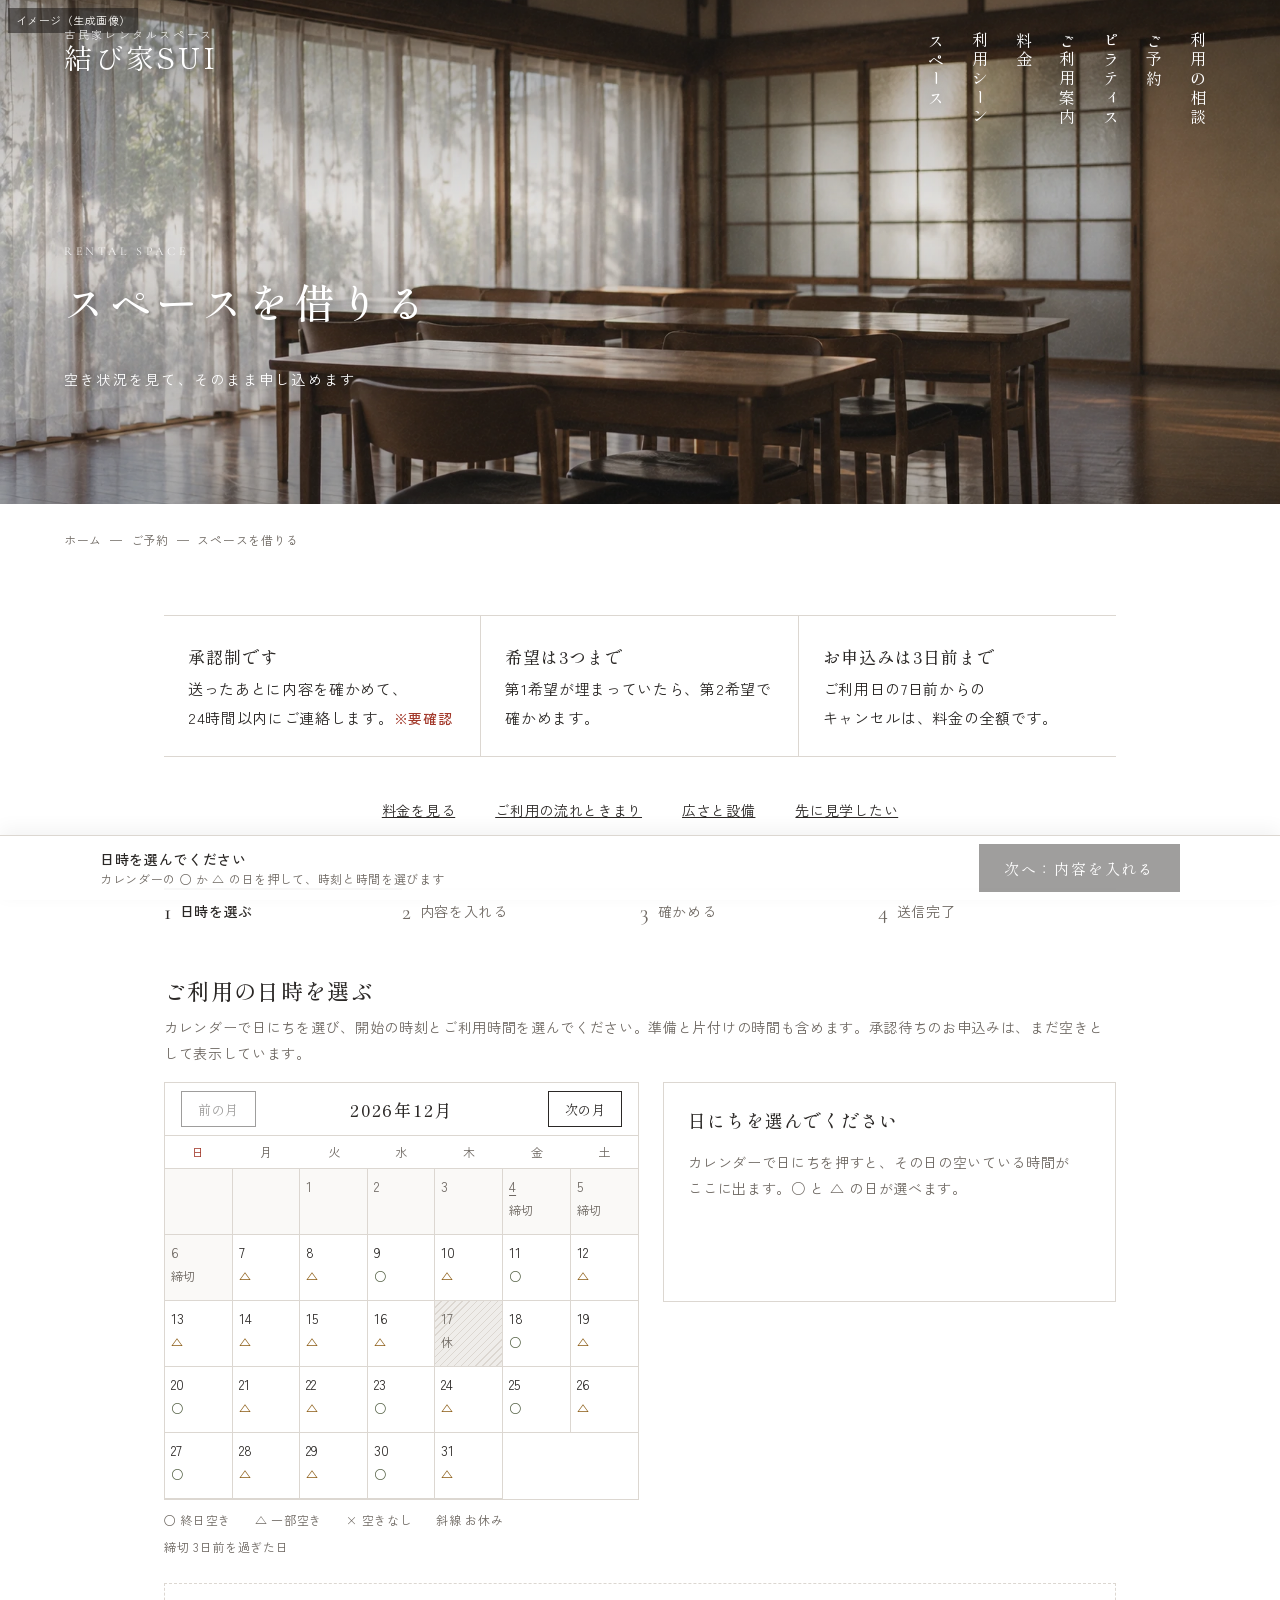
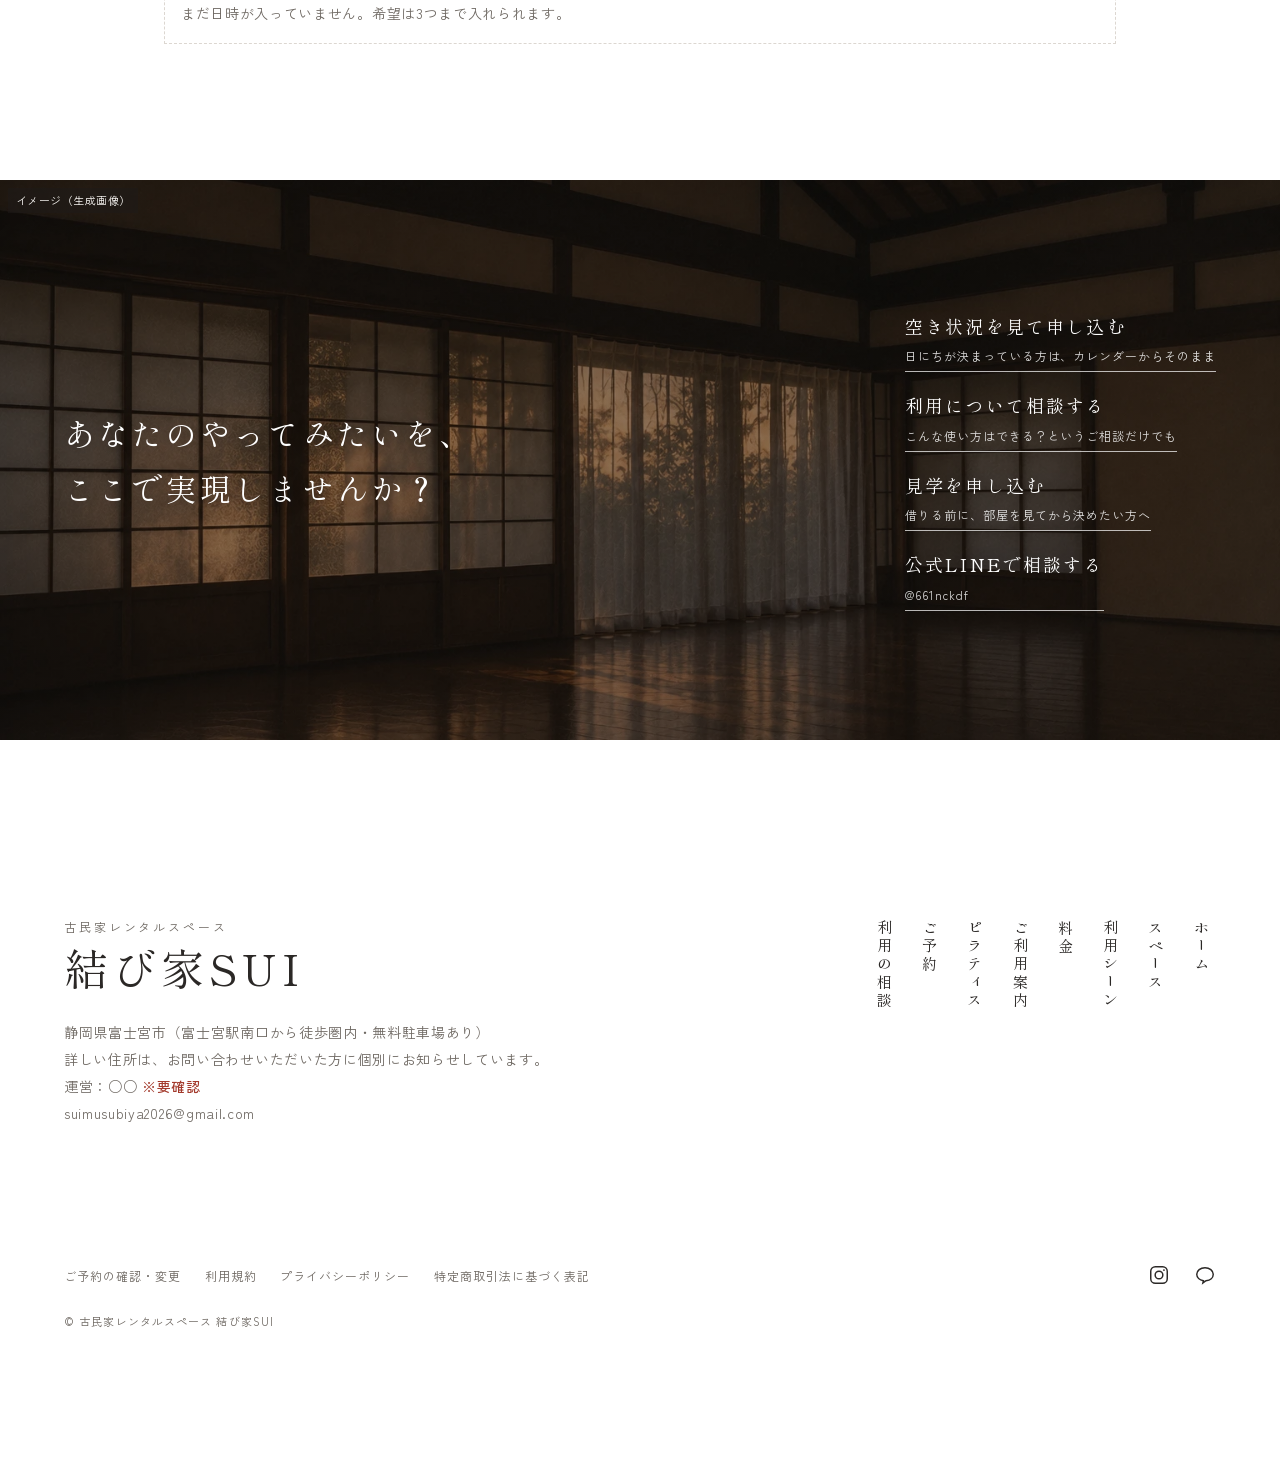
<file: reserve-rental.html>
<!doctype html>
<html lang="ja">
<head>
<meta charset="utf-8">
<meta name="viewport" content="width=device-width, initial-scale=1">
<title>スペースを借りる（空き状況とお申込み）｜結び家SUI（モック2案目）</title>
<meta name="description" content="結び家SUIのレンタルスペースの空き状況とお申込み。カレンダーで空いている日と時間を選び、3つまで希望を送れます。2時間2,000円から。">
<link rel="preconnect" href="https://fonts.googleapis.com">
<link rel="preconnect" href="https://fonts.gstatic.com" crossorigin>
<link href="https://fonts.googleapis.com/css2?family=Cormorant+Garamond:wght@500&family=Shippori+Mincho:wght@500&family=Zen+Kaku+Gothic+New:wght@400;500&display=swap" rel="stylesheet">
<link rel="stylesheet" href="assets/site.css?v=2">
<link rel="stylesheet" href="assets/booking.css?v=3">
</head>
<body id="top" data-no-bar>
<div data-include="header"></div>

<main>
  <div class="pv">
    <a class="pv-logo" href="index.html"><span class="sub">古民家レンタルスペース</span><span class="name">結び家<span class="tcy">SUI</span></span></a>
    <div class="ph dark pv-photo photo gen" style="background-image:url(assets/img/gen/price-top.webp)" data-label="写真：机を並べた部屋（撮影予定）"></div>
    <div class="pv-ttl"><span class="label-en">Rental space</span><h1>スペースを借りる</h1></div>
    <p class="pv-tagline">空き状況を見て、そのまま申し込めます</p>
  </div>
  <ul class="crumbs"><li><a href="index.html">ホーム</a></li><li><a href="reserve.html">ご予約</a></li><li>スペースを借りる</li></ul>

  <section class="page-sec" style="padding-top:var(--s-6)">
    <div class="bk">
      <ul class="points">
        <li><b>承認制です</b>送ったあとに内容を確かめて、24時間以内にご連絡します。<span class="todo">※要確認</span></li>
        <li><b>希望は3つまで</b>第1希望が埋まっていたら、第2希望で確かめます。</li>
        <li><b>お申込みは3日前まで</b>ご利用日の7日前からのキャンセルは、料金の全額です。</li>
      </ul>
      <p class="side-links"><a href="price.html">料金を見る</a><a href="guide.html">ご利用の流れときまり</a><a href="space.html">広さと設備</a><a href="contact.html?type=visit">先に見学したい</a></p>

      <ol class="wiz" id="wiz" aria-label="お申込みの手順">
        <li class="on" aria-current="step">日時を選ぶ</li><li>内容を入れる</li><li>確かめる</li><li>送信完了</li>
      </ol>

      <!-- 1 日時を選ぶ -->
      <div class="step" id="st1">
        <h2 class="sub-ttl" style="margin:0 0 var(--s-2)">ご利用の日時を選ぶ</h2>
        <p class="note">カレンダーで日にちを選び、開始の時刻とご利用時間を選んでください。準備と片付けの時間も含めます。承認待ちのお申込みは、まだ空きとして表示しています。</p>
        <div id="r-picker"></div>
        <p class="err hidden" id="st1-err"></p>
      </div>

      <!-- 2 内容を入れる -->
      <div class="step hidden" id="st2">
        <div class="summary-card"><span class="what" id="st2-sum"></span><button class="btn sm" type="button" data-go="1">日時を直す</button></div>
        <div class="form-grid">
          <div><label class="f" for="r-name">お名前<span class="req">必須</span></label><input type="text" id="r-name" autocomplete="name"></div>
          <div><label class="f" for="r-kana">ふりがな<span class="req">必須</span></label><input type="text" id="r-kana"></div>
          <div><label class="f" for="r-tel">電話番号<span class="req">必須</span></label><input type="tel" id="r-tel" autocomplete="tel" inputmode="tel"><p class="note" style="margin:4px 0 0">ご予約の確認のときに使います。</p></div>
          <div><label class="f" for="r-mail">メールアドレス<span class="req">必須</span></label><input type="email" id="r-mail" autocomplete="email" inputmode="email"></div>
          <div><label class="f" for="r-purpose">ご利用の目的<span class="req">必須</span></label>
            <select id="r-purpose"><option value="">選んでください</option><option>ヨガ・ピラティス</option><option>教室・レッスン</option><option>ワークショップ</option><option>マルシェ</option><option>交流会</option><option>撮影</option><option>その他</option></select></div>
          <div><label class="f" for="r-people">人数<span class="req">必須</span></label><input type="number" id="r-people" min="1" value="1" inputmode="numeric"></div>
          <div class="full"><span class="f">あてはまるもの<span class="opt">ある方だけ</span></span>
            <div class="checks" id="r-flags"><label><input type="checkbox" value="飲食"> 飲食</label><label><input type="checkbox" value="撮影"> 撮影</label><label><input type="checkbox" value="音楽や大きな音"> 音楽や大きな音</label><label><input type="checkbox" value="子どもの参加"> 子どもの参加</label><label><input type="checkbox" value="販売"> 販売</label></div></div>
          <div class="full"><label class="f" for="r-desc">内容の説明<span class="opt">任意</span></label><textarea id="r-desc" placeholder="どんな集まりか、準備するものなど"></textarea></div>
          <div><label class="f" for="r-know">結び家SUIを知ったきっかけ<span class="opt">任意</span></label>
            <select id="r-know"><option value="">選んでください</option><option>Google検索</option><option>Googleマップ</option><option>Instagram</option><option>公式LINE</option><option>知人の紹介</option><option>レンタルスペースの掲載サイト</option><option>その他</option></select></div>
          <div class="full checks"><label><input type="checkbox" id="r-line"> LINEで連絡を受け取る（任意）</label><label><input type="checkbox"> 催しのお知らせを受け取る（任意）</label></div>
          <div class="full"><label><input type="checkbox" id="r-agree"> <a href="guide.html#rules" target="_blank" rel="noopener">利用規約</a>と<a href="guide.html" target="_blank" rel="noopener">ご利用前にご確認いただきたいこと</a>に同意します</label></div>
        </div>
        <p class="err hidden" id="st2-err" role="alert"></p>
        <div class="actions"><button class="btn" type="button" data-go="1">戻る</button><button class="btn primary" type="button" id="to3">内容を確かめる</button></div>
      </div>

      <!-- 3 確かめる -->
      <div class="step hidden" id="st3">
        <div class="panel">
          <h3>この内容で送ります</h3>
          <div id="r-summary"></div>
          <div class="actions"><button class="btn" type="button" data-go="2">戻って直す</button><button class="btn accent" type="button" id="r-submit">申し込む</button></div>
        </div>
      </div>

      <!-- 4 送信完了 -->
      <div class="step hidden" id="st4">
        <div class="panel">
          <h3>お申込みを受け付けました</h3>
          <p style="margin:0">受付番号</p>
          <p class="receipt" id="r-no"></p>
          <p>まだご予約は確定していません。このあとの流れは次のとおりです。</p>
          <ol class="next-steps">
            <li class="now"><b>いま</b>受付のメールをお送りしました（モックなので、下に文面を出しています）。</li>
            <li><b>24時間以内</b>内容を確かめて、確定かお断りかをメールでご連絡します。<span class="todo">※返事の期限を確認中</span></li>
            <li><b>確定したら</b>確定のお知らせに書いてある口座へ、期限までにお振り込みください。</li>
            <li><b>ご利用日の前日</b>場所と入り方をお送りします。</li>
          </ol>
          <p class="note">状況の確認、日時の変更、取り消しは「ご予約の確認」からできます。この端末なら番号を入れなくても出ます。</p>
          <div class="actions"><a class="btn primary" id="r-check" href="reserve-check.html?type=rental">申込みの状況を見る</a><a class="btn" href="https://lin.ee/OCzLIhO" target="_blank" rel="noopener">公式LINEを追加する</a><button class="btn" type="button" id="r-again">続けてほかの日も申し込む</button></div>
          <div id="r-mail-box"></div>
        </div>
      </div>
    </div>
  </section>
</main>

<div class="bk-bar" id="bar" aria-live="polite">
  <div class="in"><p class="sum" id="bar-sum" style="margin:0"></p><button class="btn primary" type="button" id="bar-next" disabled>次へ：内容を入れる</button></div>
</div>

<div data-include="footer"></div>
<script src="assets/site.js?v=3"></script>
<script src="assets/mock-db.js?v=2"></script>
<script src="assets/booking-ui.js?v=2"></script>
<script src="assets/reserve-rental.js?v=2"></script>
</body>
</html>
</file>
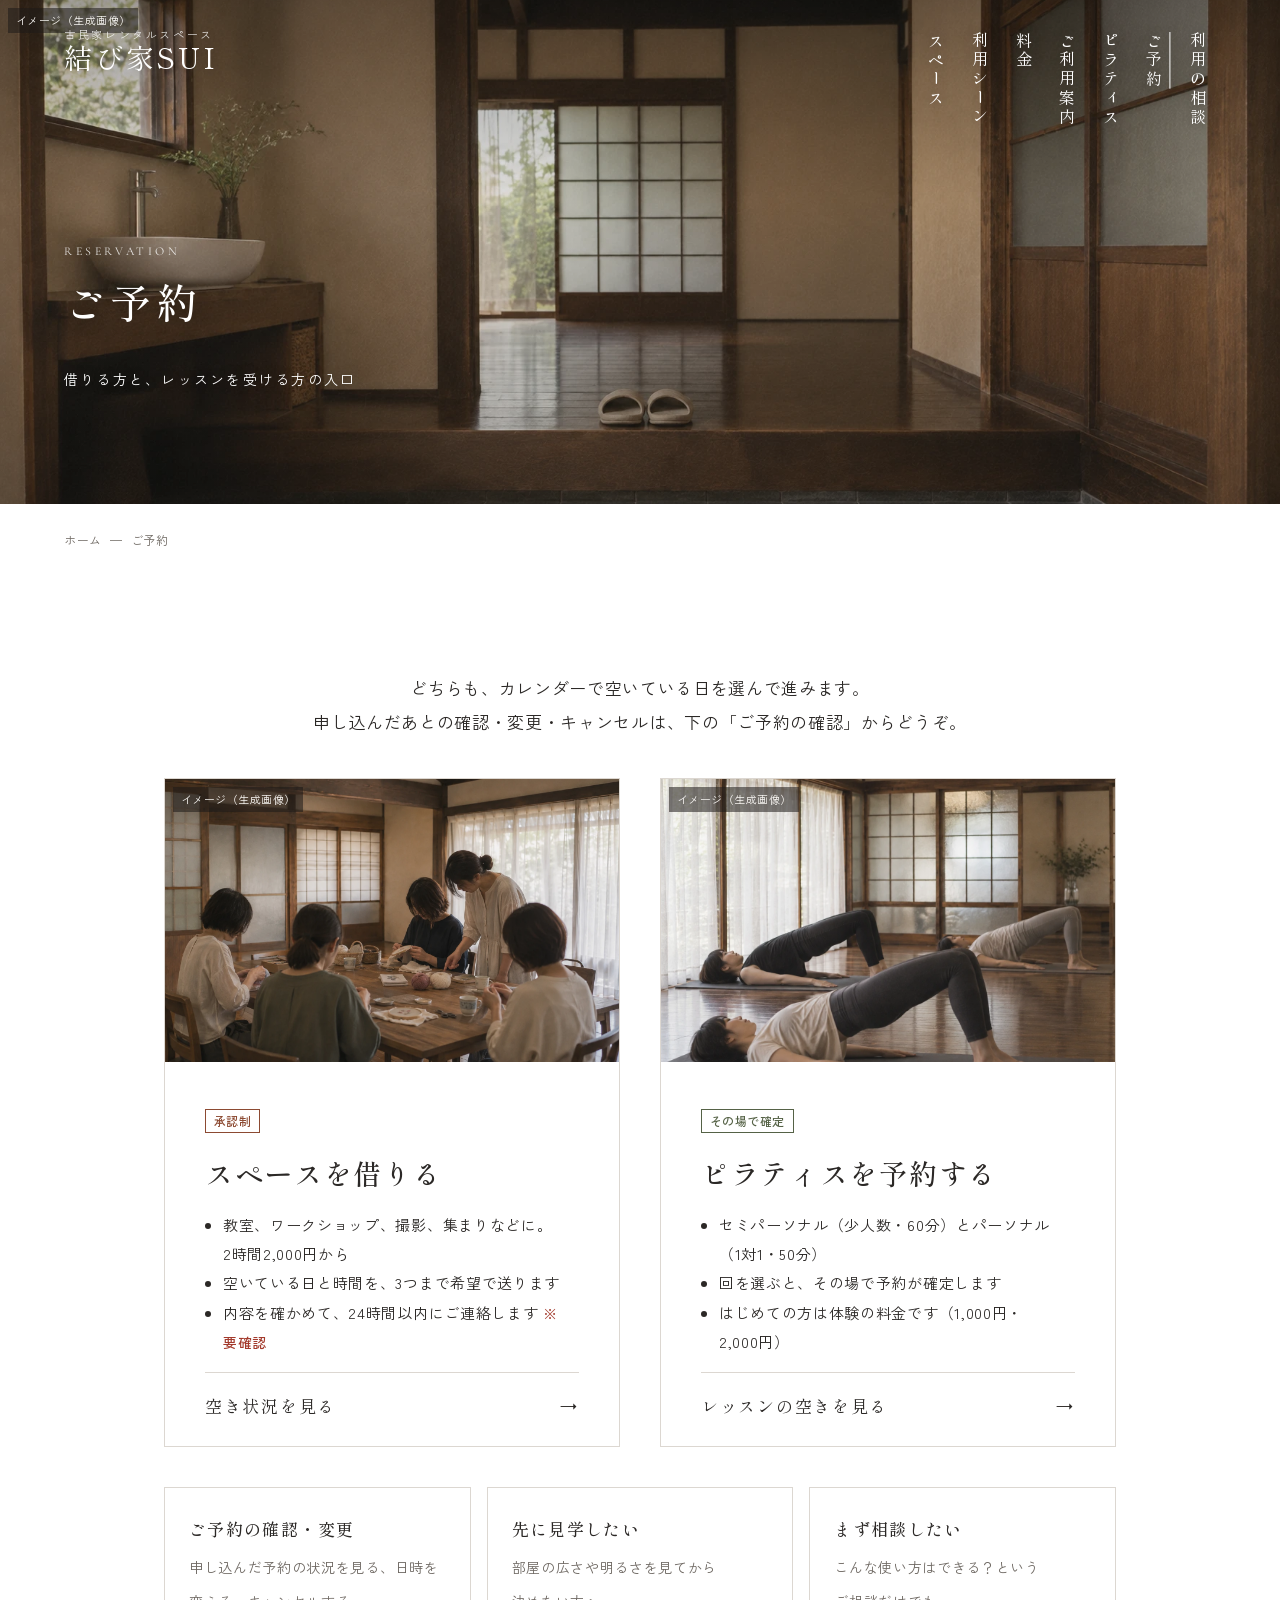
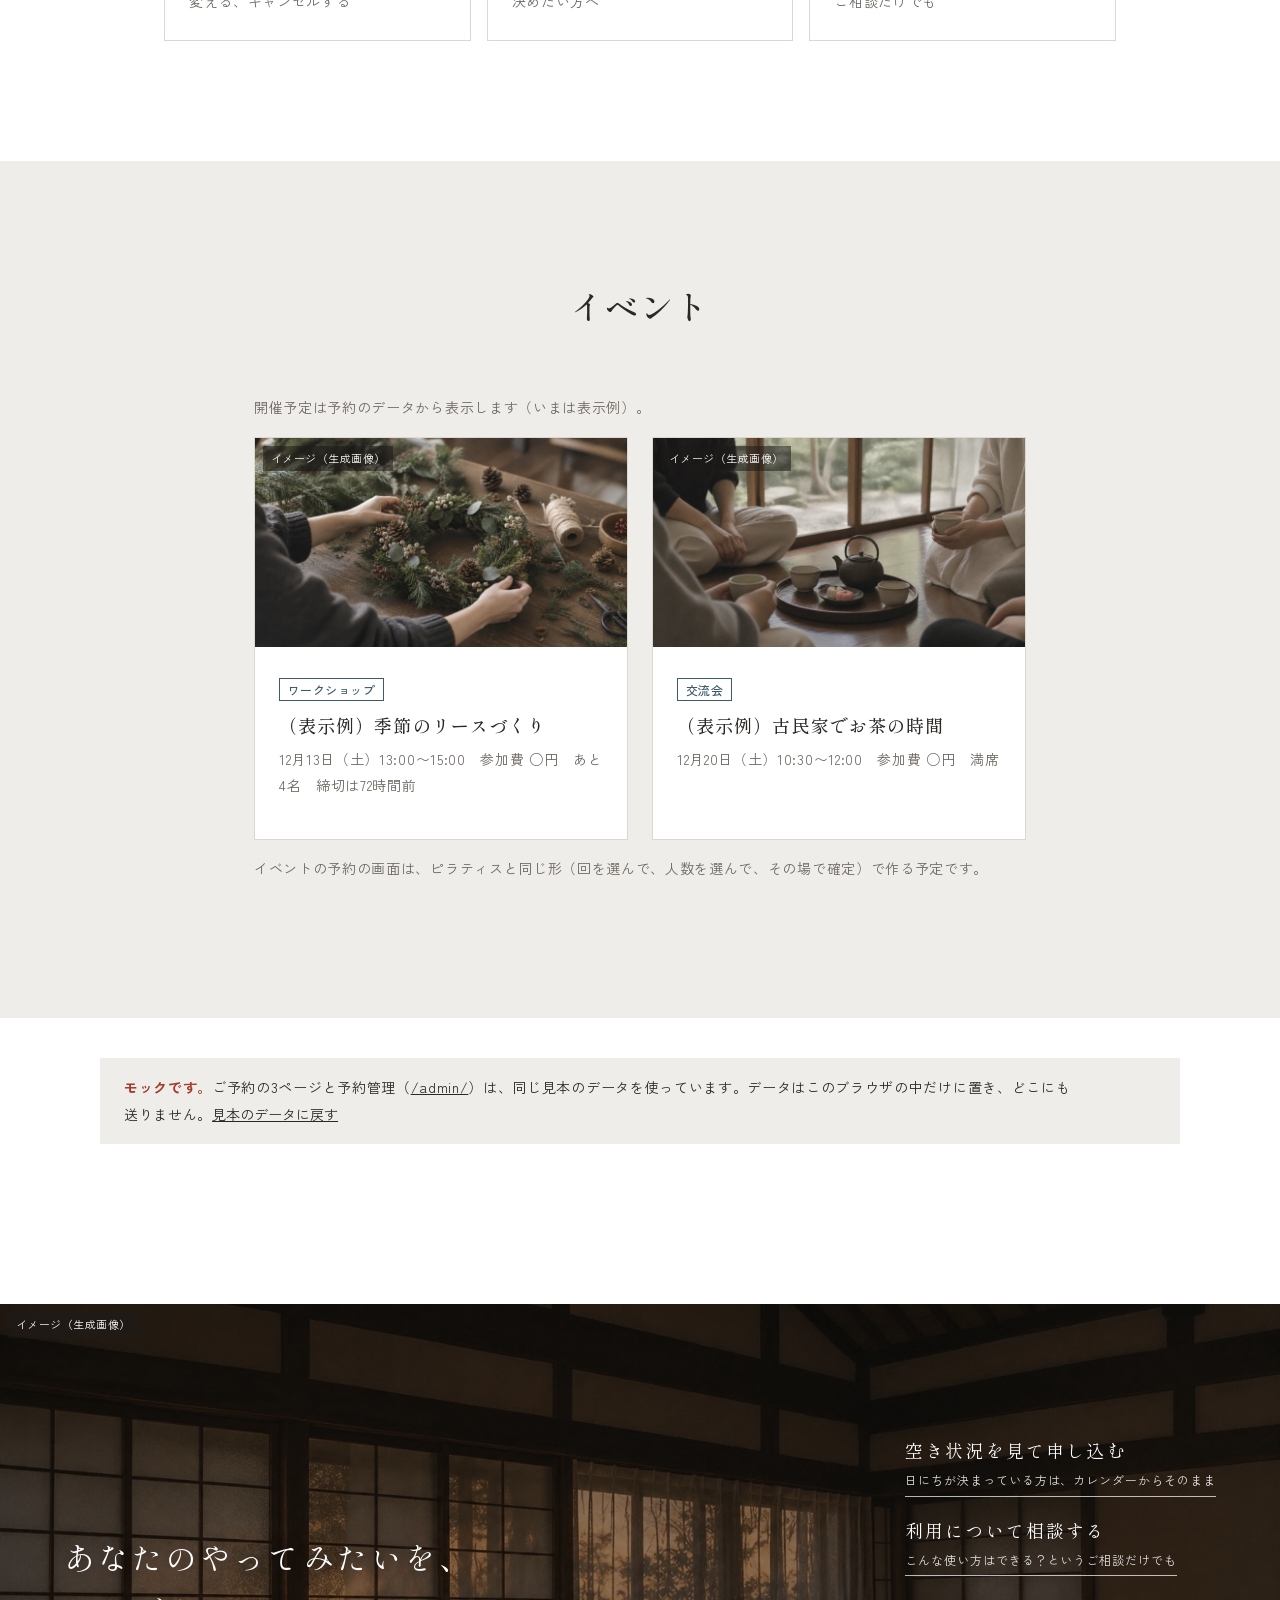
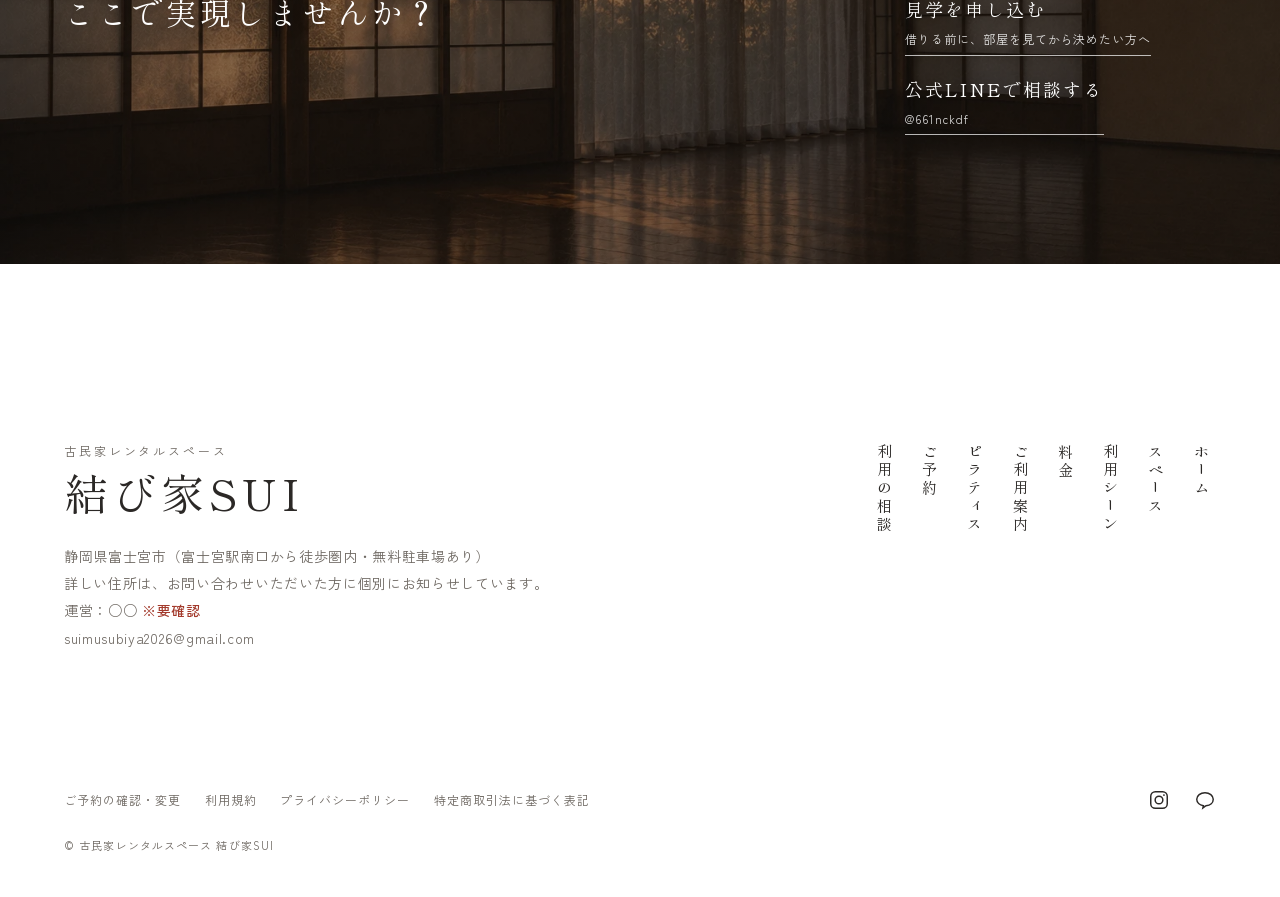
<file: reserve.html>
<!doctype html>
<html lang="ja">
<head>
<meta charset="utf-8">
<meta name="viewport" content="width=device-width, initial-scale=1">
<title>ご予約｜結び家SUI（モック2案目）</title>
<meta name="description" content="結び家SUIのご予約の入口。スペースを借りる方と、ピラティスを予約する方で、それぞれのカレンダーに進みます。ご予約の確認・変更・キャンセルもこちらから。">
<link rel="preconnect" href="https://fonts.googleapis.com">
<link rel="preconnect" href="https://fonts.gstatic.com" crossorigin>
<link href="https://fonts.googleapis.com/css2?family=Cormorant+Garamond:wght@500&family=Shippori+Mincho:wght@500&family=Zen+Kaku+Gothic+New:wght@400;500&display=swap" rel="stylesheet">
<link rel="stylesheet" href="assets/site.css?v=2">
<link rel="stylesheet" href="assets/booking.css?v=3">
<script>
// 以前のページ内リンク（reserve.html#rental など）は、分けたページへ送る
(function () {
  const to = { "#rental": "reserve-rental.html", "#lesson": "reserve-pilates.html", "#status": "reserve-check.html" }[location.hash];
  if (to) location.replace(to);
})();
</script>
</head>
<body id="top">
<div data-include="header"></div>

<main>
  <div class="pv">
    <a class="pv-logo" href="index.html"><span class="sub">古民家レンタルスペース</span><span class="name">結び家<span class="tcy">SUI</span></span></a>
    <div class="ph dark pv-photo photo gen" style="background-image:url(assets/img/gen/guide-top.webp)" data-label="写真：玄関と土間（撮影予定）"></div>
    <div class="pv-ttl"><span class="label-en">Reservation</span><h1>ご予約</h1></div>
    <p class="pv-tagline">借りる方と、レッスンを受ける方の入口</p>
  </div>
  <ul class="crumbs"><li><a href="index.html">ホーム</a></li><li>ご予約</li></ul>

  <section class="page-sec">
    <div class="bk">
      <p class="bk-lead">どちらも、カレンダーで空いている日を選んで進みます。<br>申し込んだあとの確認・変更・キャンセルは、下の「ご予約の確認」からどうぞ。</p>
      <div class="hub">
        <a class="hub-card" href="reserve-rental.html">
          <div class="ph photo gen" style="background-image:url(assets/img/gen/scene-class.webp)" data-label="写真：教室の様子"></div>
          <div class="in">
            <p style="margin:0"><span class="chip rental">承認制</span></p>
            <h2>スペースを借りる</h2>
            <ul>
              <li>教室、ワークショップ、撮影、集まりなどに。2時間2,000円から</li>
              <li>空いている日と時間を、3つまで希望で送ります</li>
              <li>内容を確かめて、24時間以内にご連絡します <span class="todo">※要確認</span></li>
            </ul>
            <span class="go">空き状況を見る</span>
          </div>
        </a>
        <a class="hub-card" href="reserve-pilates.html">
          <div class="ph photo gen" style="background-image:url(assets/img/gen/pilates-move.webp)" data-label="写真：レッスンの様子"></div>
          <div class="in">
            <p style="margin:0"><span class="chip lesson">その場で確定</span></p>
            <h2>ピラティスを予約する</h2>
            <ul>
              <li>セミパーソナル（少人数・60分）とパーソナル（1対1・50分）</li>
              <li>回を選ぶと、その場で予約が確定します</li>
              <li>はじめての方は体験の料金です（1,000円・2,000円）</li>
            </ul>
            <span class="go">レッスンの空きを見る</span>
          </div>
        </a>
      </div>
      <div class="hub-sub">
        <a href="reserve-check.html"><b>ご予約の確認・変更</b><span class="note">申し込んだ予約の状況を見る、日時を変える、キャンセルする</span></a>
        <a href="contact.html?type=visit"><b>先に見学したい</b><span class="note">部屋の広さや明るさを見てから決めたい方へ</span></a>
        <a href="contact.html"><b>まず相談したい</b><span class="note">こんな使い方はできる？というご相談だけでも</span></a>
      </div>
    </div>
  </section>

  <section class="page-sec tint" id="event">
    <h2 class="page-ttl">イベント</h2>
    <div class="bk" style="max-width:900px">
      <p class="note">開催予定は予約のデータから表示します（いまは表示例）。</p>
      <div class="events">
        <div class="card"><div class="ph photo gen" style="background-image:url(assets/img/gen/event-wreath.webp)" data-label="写真：催しの様子"></div><div class="in"><span class="chip event">ワークショップ</span><h3>（表示例）季節のリースづくり</h3><p class="note">12月13日（土）13:00〜15:00　参加費 ○円　あと4名　締切は72時間前</p></div></div>
        <div class="card"><div class="ph photo gen" style="background-image:url(assets/img/gen/event-tea.webp)" data-label="写真：催しの様子"></div><div class="in"><span class="chip event">交流会</span><h3>（表示例）古民家でお茶の時間</h3><p class="note">12月20日（土）10:30〜12:00　参加費 ○円　満席</p></div></div>
      </div>
      <p class="note" style="margin-top:var(--s-3)">イベントの予約の画面は、ピラティスと同じ形（回を選んで、人数を選んで、その場で確定）で作る予定です。</p>
    </div>
  </section>

  <div class="page-sec" style="padding-top:var(--s-5)">
    <p class="mock-note"><b>モックです。</b>ご予約の3ページと予約管理（<a href="admin/">/admin/</a>）は、同じ見本のデータを使っています。データはこのブラウザの中だけに置き、どこにも送りません。<button class="linkbtn" type="button" id="demo-reset">見本のデータに戻す</button></p>
  </div>
</main>

<div data-include="footer"></div>
<script src="assets/site.js?v=3"></script>
<script src="assets/mock-db.js?v=2"></script>
<script>document.getElementById("demo-reset").addEventListener("click", () => { SUI.reset(); location.reload(); });</script>
</body>
</html>
</file>
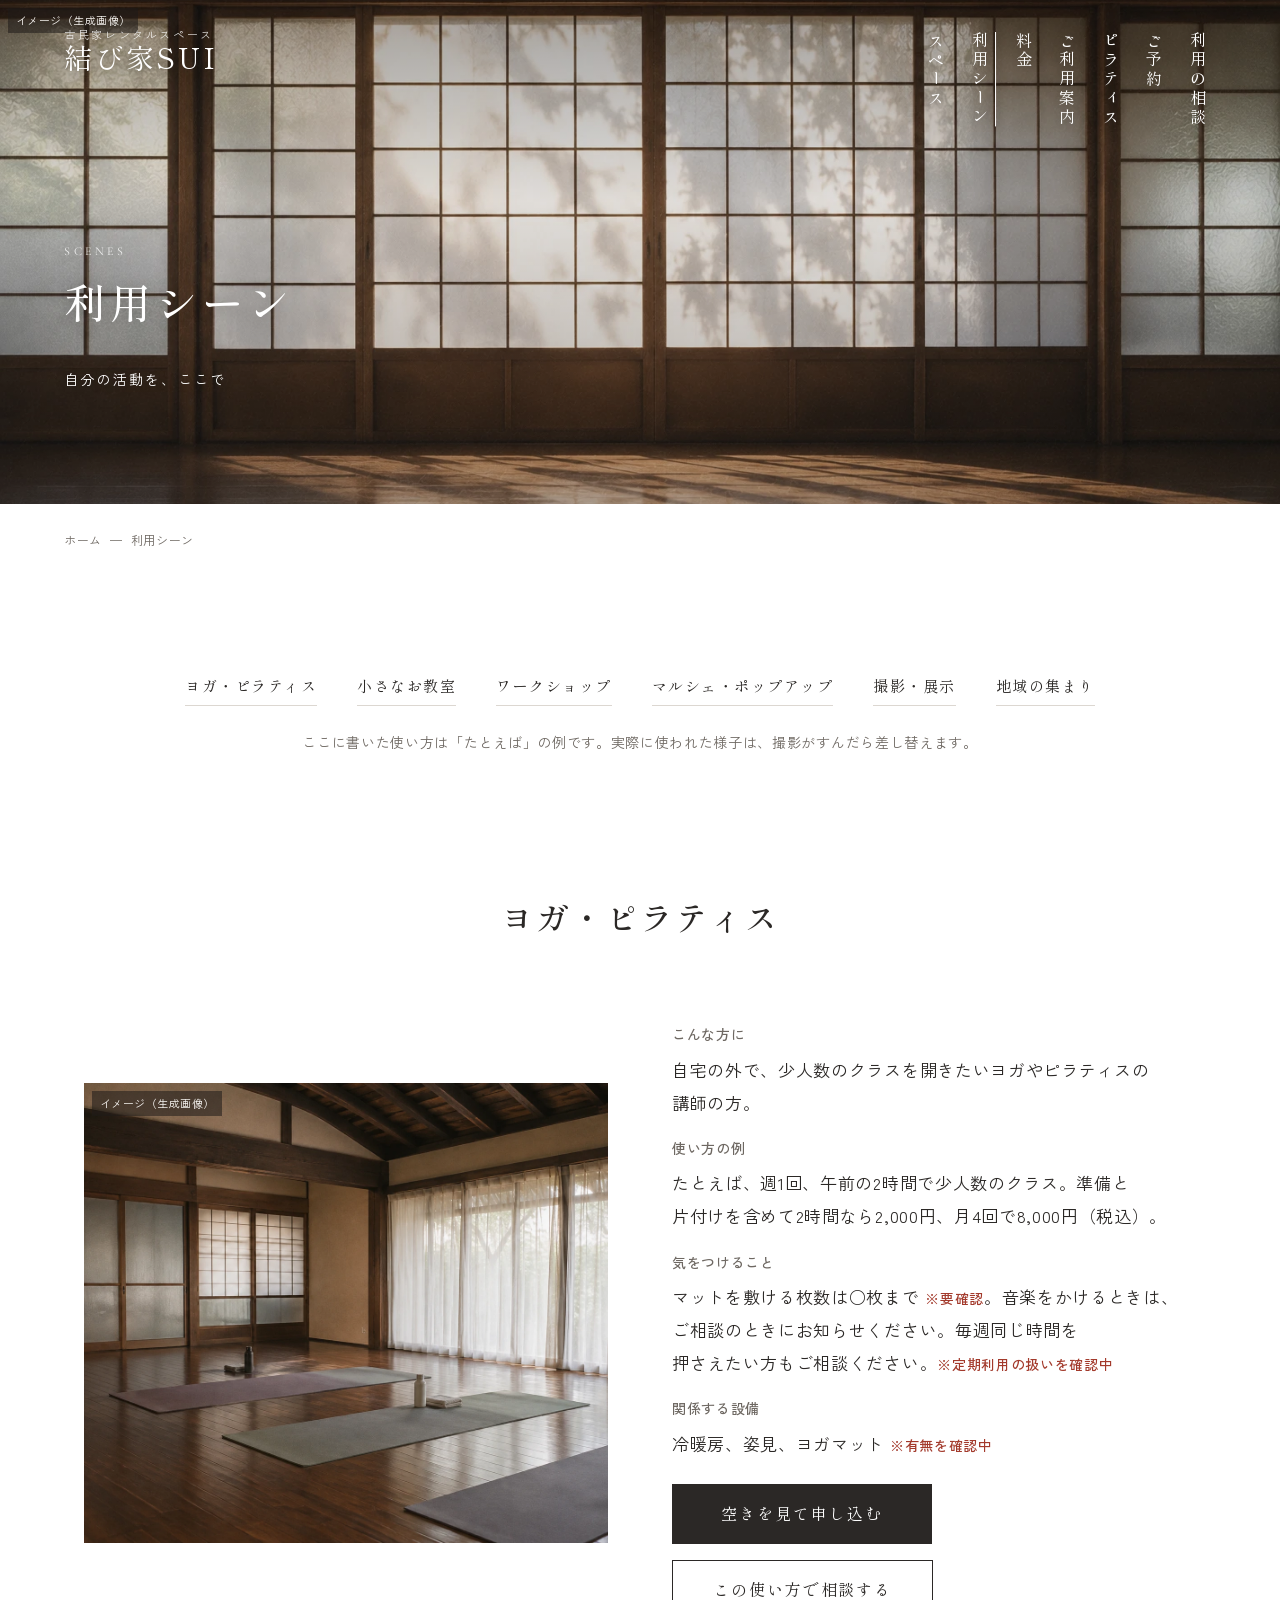
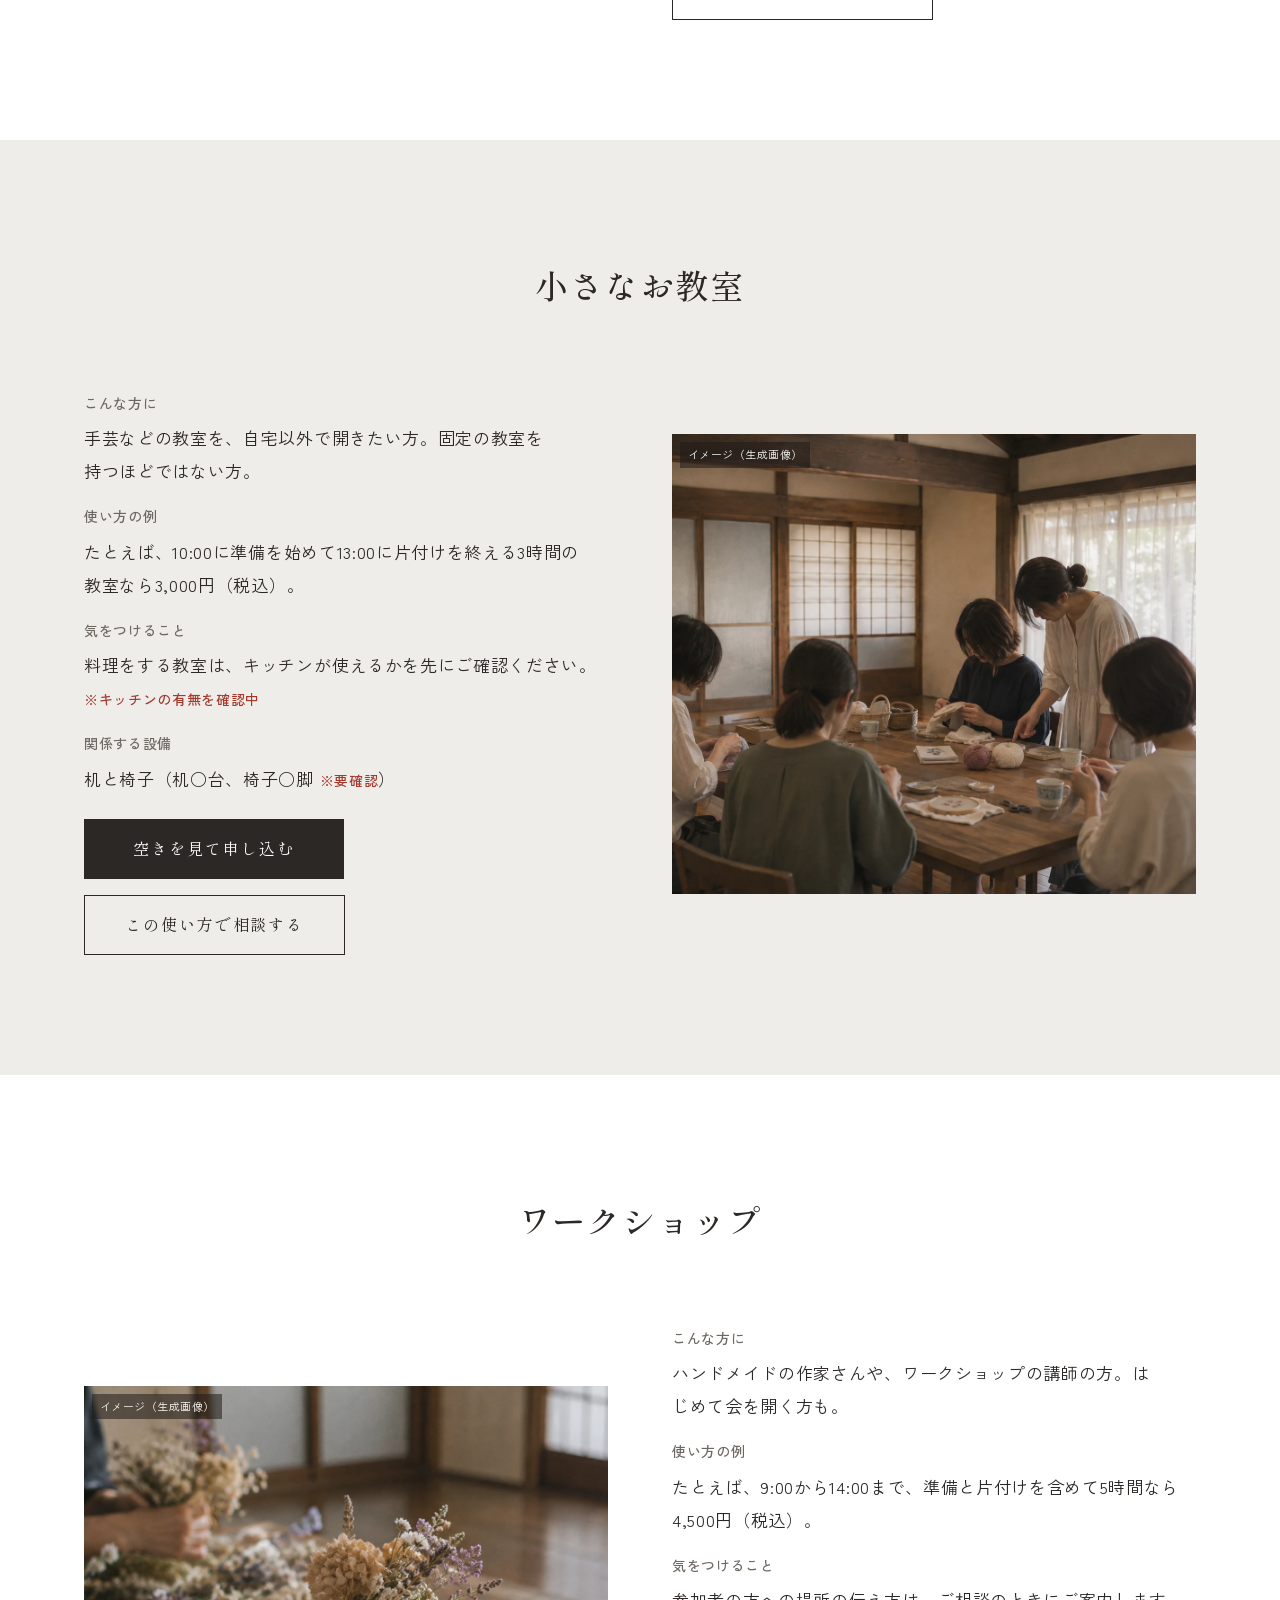
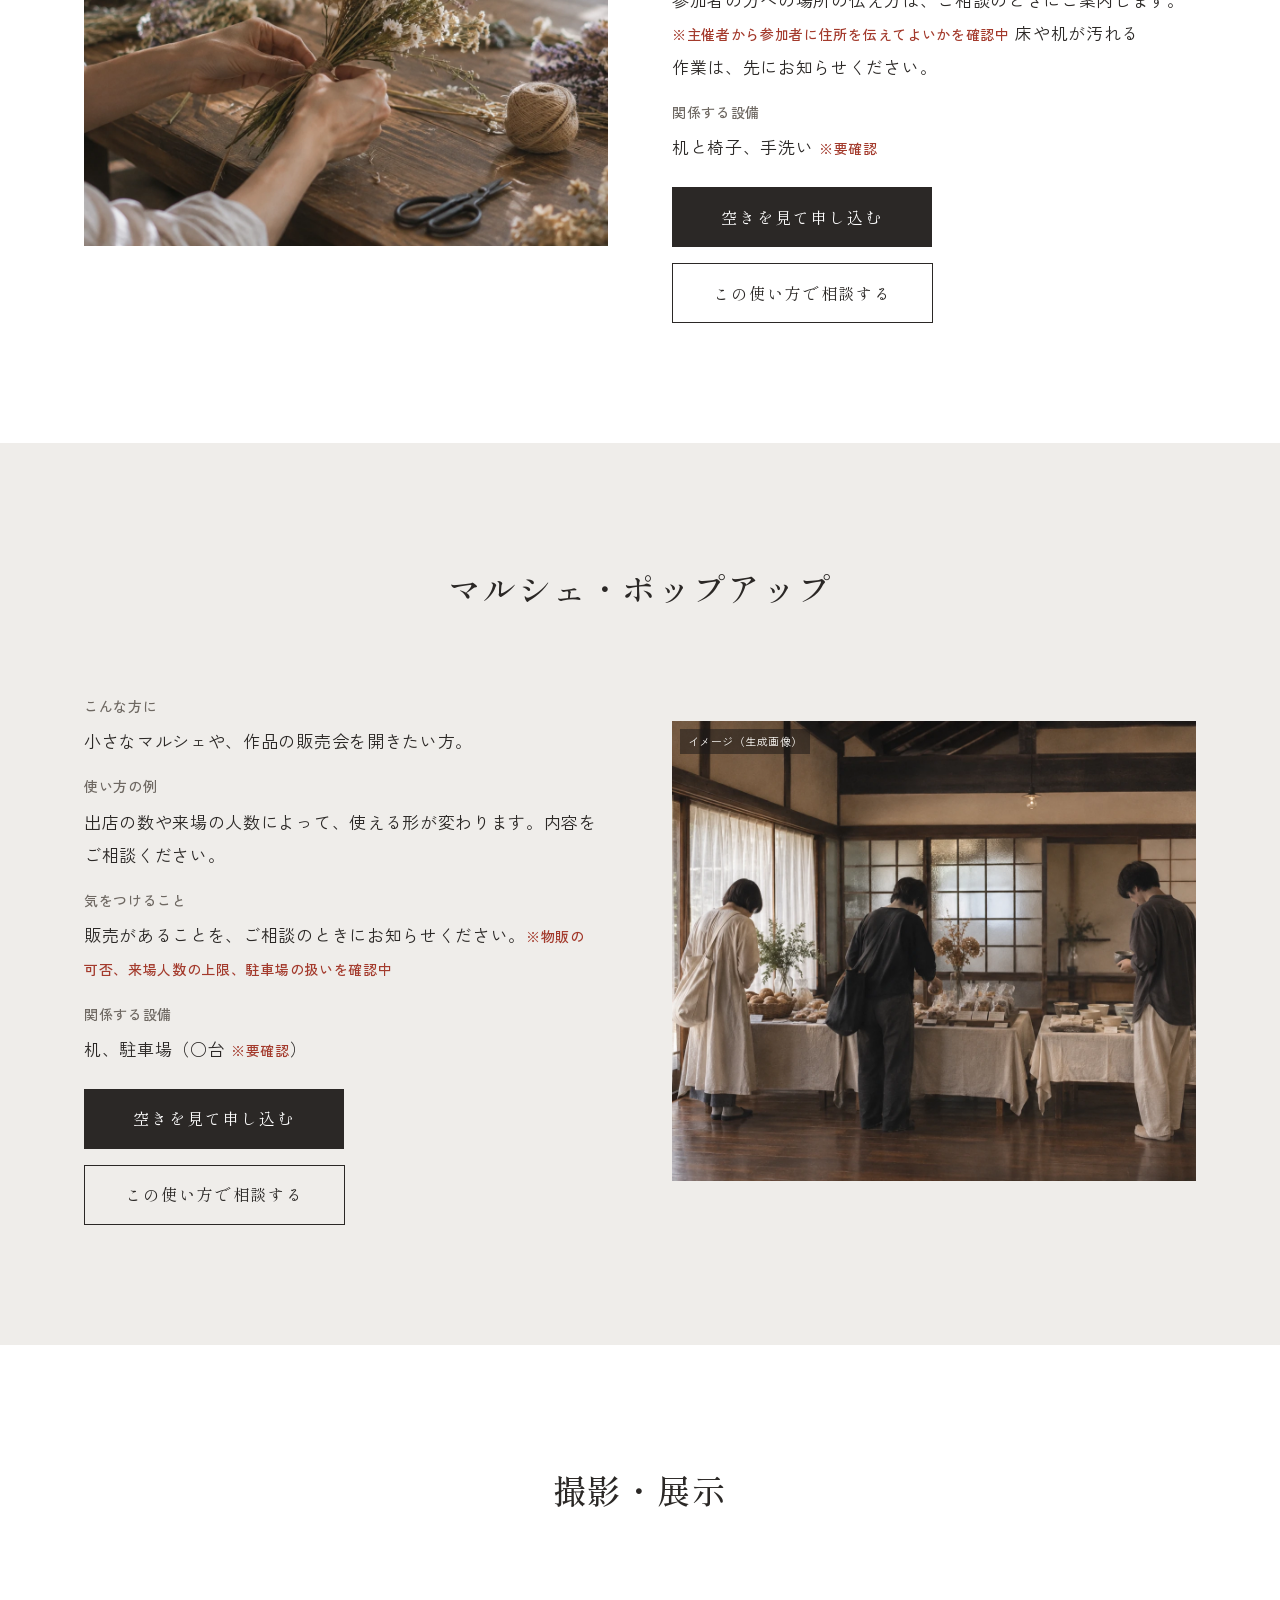
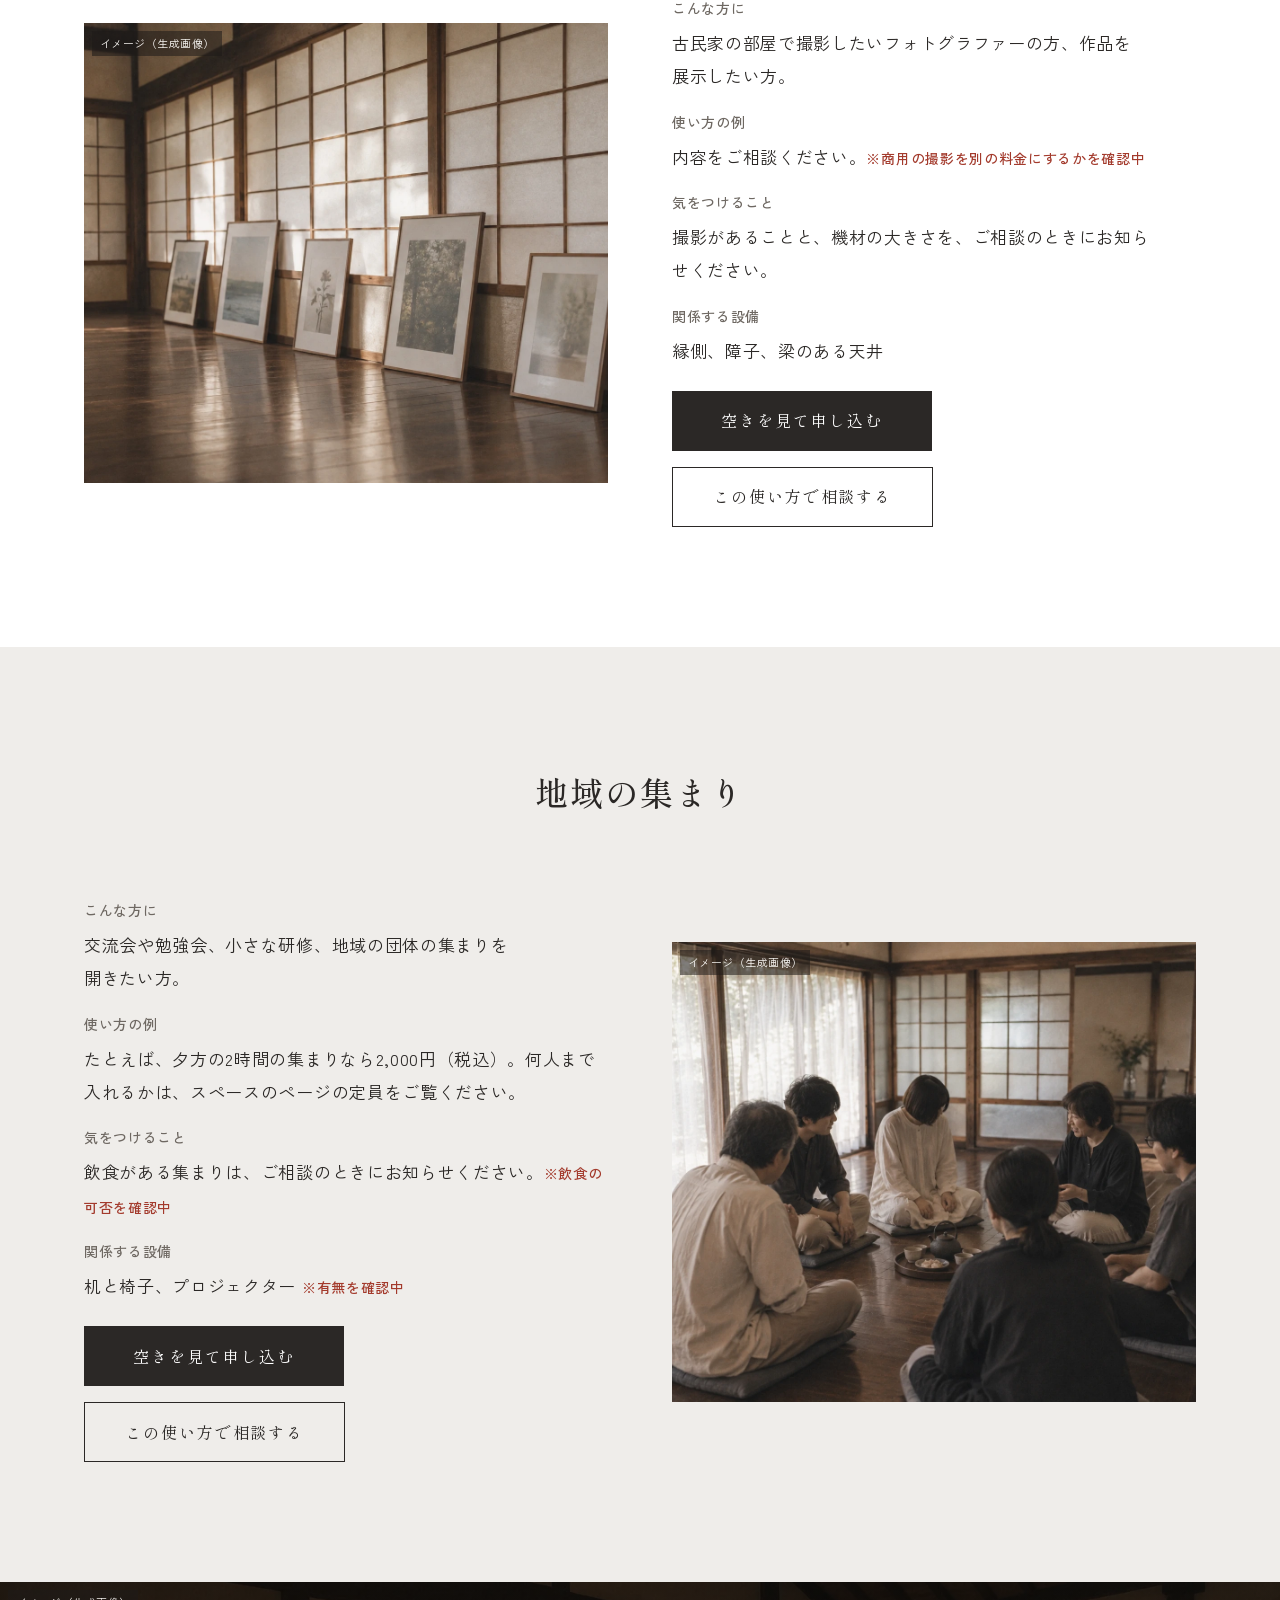
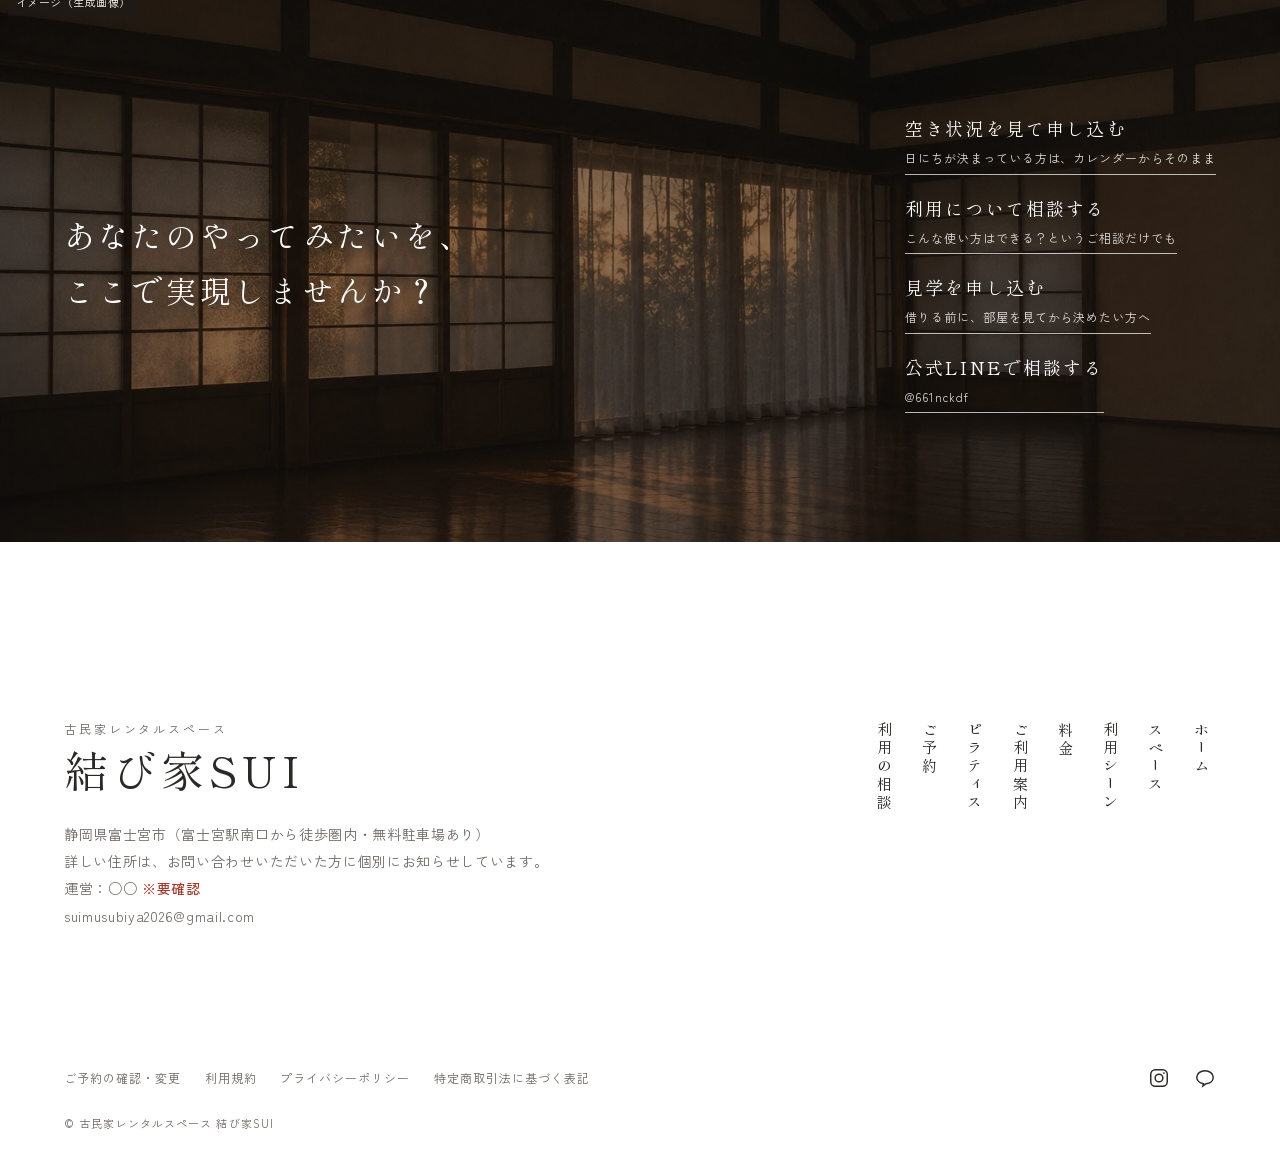
<file: scenes.html>
<!doctype html>
<html lang="ja">
<head>
<meta charset="utf-8">
<meta name="viewport" content="width=device-width, initial-scale=1">
<title>利用シーン｜ヨガ・教室・ワークショップに使える富士宮の貸しスペース｜結び家SUI（モック2案目）</title>
<meta name="description" content="ヨガやピラティスのクラス、手芸などのお教室、ワークショップ、マルシェ、撮影、地域の集まり。結び家SUIの使い方の例と、料金の目安。">
<link rel="preconnect" href="https://fonts.googleapis.com">
<link rel="preconnect" href="https://fonts.gstatic.com" crossorigin>
<link href="https://fonts.googleapis.com/css2?family=Cormorant+Garamond:wght@500&family=Shippori+Mincho:wght@500&family=Zen+Kaku+Gothic+New:wght@400;500&display=swap" rel="stylesheet">
<link rel="stylesheet" href="assets/site.css?v=2">
</head>
<body id="top">
<div data-include="header"></div>

<main>
  <div class="pv">
    <a class="pv-logo" href="index.html"><span class="sub">古民家レンタルスペース</span><span class="name">結び家<span class="tcy">SUI</span></span></a>
    <div class="ph dark pv-photo photo gen" style="background-image:url(assets/img/gen/scenes-top.webp)" data-label="写真：使われている様子（撮影予定）"></div>
    <div class="pv-ttl"><span class="label-en">Scenes</span><h1>利用シーン</h1></div>
    <p class="pv-tagline">自分の活動を、ここで</p>
  </div>
  <ul class="crumbs"><li><a href="index.html">ホーム</a></li><li>利用シーン</li></ul>
  <nav class="inner-links" aria-label="このページの中">
    <a href="#yoga-pilates">ヨガ・ピラティス</a><a href="#class">小さなお教室</a><a href="#workshop">ワークショップ</a><a href="#marche">マルシェ・ポップアップ</a><a href="#photo">撮影・展示</a><a href="#community">地域の集まり</a>
  </nav>
  <p class="note" style="text-align:center;padding:0 var(--s-3)">ここに書いた使い方は「たとえば」の例です。実際に使われた様子は、撮影がすんだら差し替えます。</p>

  <section class="page-sec" id="yoga-pilates">
    <h2 class="page-ttl">ヨガ・ピラティス</h2>
    <div class="split">
      <div class="ph dark photo gen" style="background-image:url(assets/img/gen/scene-yoga.webp)" data-label="写真：マットを敷いた部屋"></div>
      <div class="text scene">
        <dl>
          <dt>こんな方に</dt><dd>自宅の外で、少人数のクラスを開きたいヨガやピラティスの講師の方。</dd>
          <dt>使い方の例</dt><dd>たとえば、週1回、午前の2時間で少人数のクラス。準備と片付けを含めて2時間なら2,000円、月4回で8,000円（税込）。</dd>
          <dt>気をつけること</dt><dd>マットを敷ける枚数は○枚まで <span class="todo">※要確認</span>。音楽をかけるときは、ご相談のときにお知らせください。毎週同じ時間を押さえたい方もご相談ください。<span class="todo">※定期利用の扱いを確認中</span></dd>
          <dt>関係する設備</dt><dd>冷暖房、姿見、ヨガマット <span class="todo">※有無を確認中</span></dd>
        </dl>
        <div class="btns"><a class="btn primary" href="reserve-rental.html?purpose=yoga-pilates">空きを見て申し込む</a><a class="btn" href="contact.html?purpose=yoga-pilates">この使い方で相談する</a></div>
      </div>
    </div>
  </section>

  <section class="page-sec tint" id="class">
    <h2 class="page-ttl">小さなお教室</h2>
    <div class="split rev">
      <div class="ph dark photo gen" style="background-image:url(assets/img/gen/scene-class.webp)" data-label="写真：机を並べた教室"></div>
      <div class="text scene">
        <dl>
          <dt>こんな方に</dt><dd>手芸などの教室を、自宅以外で開きたい方。固定の教室を持つほどではない方。</dd>
          <dt>使い方の例</dt><dd>たとえば、10:00に準備を始めて13:00に片付けを終える3時間の教室なら3,000円（税込）。</dd>
          <dt>気をつけること</dt><dd>料理をする教室は、キッチンが使えるかを先にご確認ください。<span class="todo">※キッチンの有無を確認中</span></dd>
          <dt>関係する設備</dt><dd>机と椅子（机○台、椅子○脚 <span class="todo">※要確認</span>）</dd>
        </dl>
        <div class="btns"><a class="btn primary" href="reserve-rental.html?purpose=class">空きを見て申し込む</a><a class="btn" href="contact.html?purpose=class">この使い方で相談する</a></div>
      </div>
    </div>
  </section>

  <section class="page-sec" id="workshop">
    <h2 class="page-ttl">ワークショップ</h2>
    <div class="split">
      <div class="ph dark photo gen" style="background-image:url(assets/img/gen/scene-workshop.webp)" data-label="写真：ワークショップの手元"></div>
      <div class="text scene">
        <dl>
          <dt>こんな方に</dt><dd>ハンドメイドの作家さんや、ワークショップの講師の方。はじめて会を開く方も。</dd>
          <dt>使い方の例</dt><dd>たとえば、9:00から14:00まで、準備と片付けを含めて5時間なら4,500円（税込）。</dd>
          <dt>気をつけること</dt><dd>参加者の方への場所の伝え方は、ご相談のときにご案内します。<span class="todo">※主催者から参加者に住所を伝えてよいかを確認中</span> 床や机が汚れる作業は、先にお知らせください。</dd>
          <dt>関係する設備</dt><dd>机と椅子、手洗い <span class="todo">※要確認</span></dd>
        </dl>
        <div class="btns"><a class="btn primary" href="reserve-rental.html?purpose=workshop">空きを見て申し込む</a><a class="btn" href="contact.html?purpose=workshop">この使い方で相談する</a></div>
      </div>
    </div>
  </section>

  <section class="page-sec tint" id="marche">
    <h2 class="page-ttl">マルシェ・ポップアップ</h2>
    <div class="split rev">
      <div class="ph dark photo gen" style="background-image:url(assets/img/gen/scene-marche.webp)" data-label="写真：小さなマルシェ"></div>
      <div class="text scene">
        <dl>
          <dt>こんな方に</dt><dd>小さなマルシェや、作品の販売会を開きたい方。</dd>
          <dt>使い方の例</dt><dd>出店の数や来場の人数によって、使える形が変わります。内容をご相談ください。</dd>
          <dt>気をつけること</dt><dd>販売があることを、ご相談のときにお知らせください。<span class="todo">※物販の可否、来場人数の上限、駐車場の扱いを確認中</span></dd>
          <dt>関係する設備</dt><dd>机、駐車場（○台 <span class="todo">※要確認</span>）</dd>
        </dl>
        <div class="btns"><a class="btn primary" href="reserve-rental.html?purpose=marche">空きを見て申し込む</a><a class="btn" href="contact.html?purpose=marche">この使い方で相談する</a></div>
      </div>
    </div>
  </section>

  <section class="page-sec" id="photo">
    <h2 class="page-ttl">撮影・展示</h2>
    <div class="split">
      <div class="ph dark photo gen" style="background-image:url(assets/img/gen/scene-exhibit.webp)" data-label="写真：障子の壁"></div>
      <div class="text scene">
        <dl>
          <dt>こんな方に</dt><dd>古民家の部屋で撮影したいフォトグラファーの方、作品を展示したい方。</dd>
          <dt>使い方の例</dt><dd>内容をご相談ください。<span class="todo">※商用の撮影を別の料金にするかを確認中</span></dd>
          <dt>気をつけること</dt><dd>撮影があることと、機材の大きさを、ご相談のときにお知らせください。</dd>
          <dt>関係する設備</dt><dd>縁側、障子、梁のある天井</dd>
        </dl>
        <div class="btns"><a class="btn primary" href="reserve-rental.html?purpose=photo">空きを見て申し込む</a><a class="btn" href="contact.html?purpose=photo">この使い方で相談する</a></div>
      </div>
    </div>
  </section>

  <section class="page-sec tint" id="community">
    <h2 class="page-ttl">地域の集まり</h2>
    <div class="split rev">
      <div class="ph dark photo gen" style="background-image:url(assets/img/gen/scene-community.webp)" data-label="写真：輪になって話す集まり"></div>
      <div class="text scene">
        <dl>
          <dt>こんな方に</dt><dd>交流会や勉強会、小さな研修、地域の団体の集まりを開きたい方。</dd>
          <dt>使い方の例</dt><dd>たとえば、夕方の2時間の集まりなら2,000円（税込）。何人まで入れるかは、スペースのページの定員をご覧ください。</dd>
          <dt>気をつけること</dt><dd>飲食がある集まりは、ご相談のときにお知らせください。<span class="todo">※飲食の可否を確認中</span></dd>
          <dt>関係する設備</dt><dd>机と椅子、プロジェクター <span class="todo">※有無を確認中</span></dd>
        </dl>
        <div class="btns"><a class="btn primary" href="reserve-rental.html?purpose=community">空きを見て申し込む</a><a class="btn" href="contact.html?purpose=community">この使い方で相談する</a></div>
      </div>
    </div>
  </section>
</main>

<div data-include="footer"></div>
<script src="assets/site.js?v=3"></script>
</body>
</html>
</file>
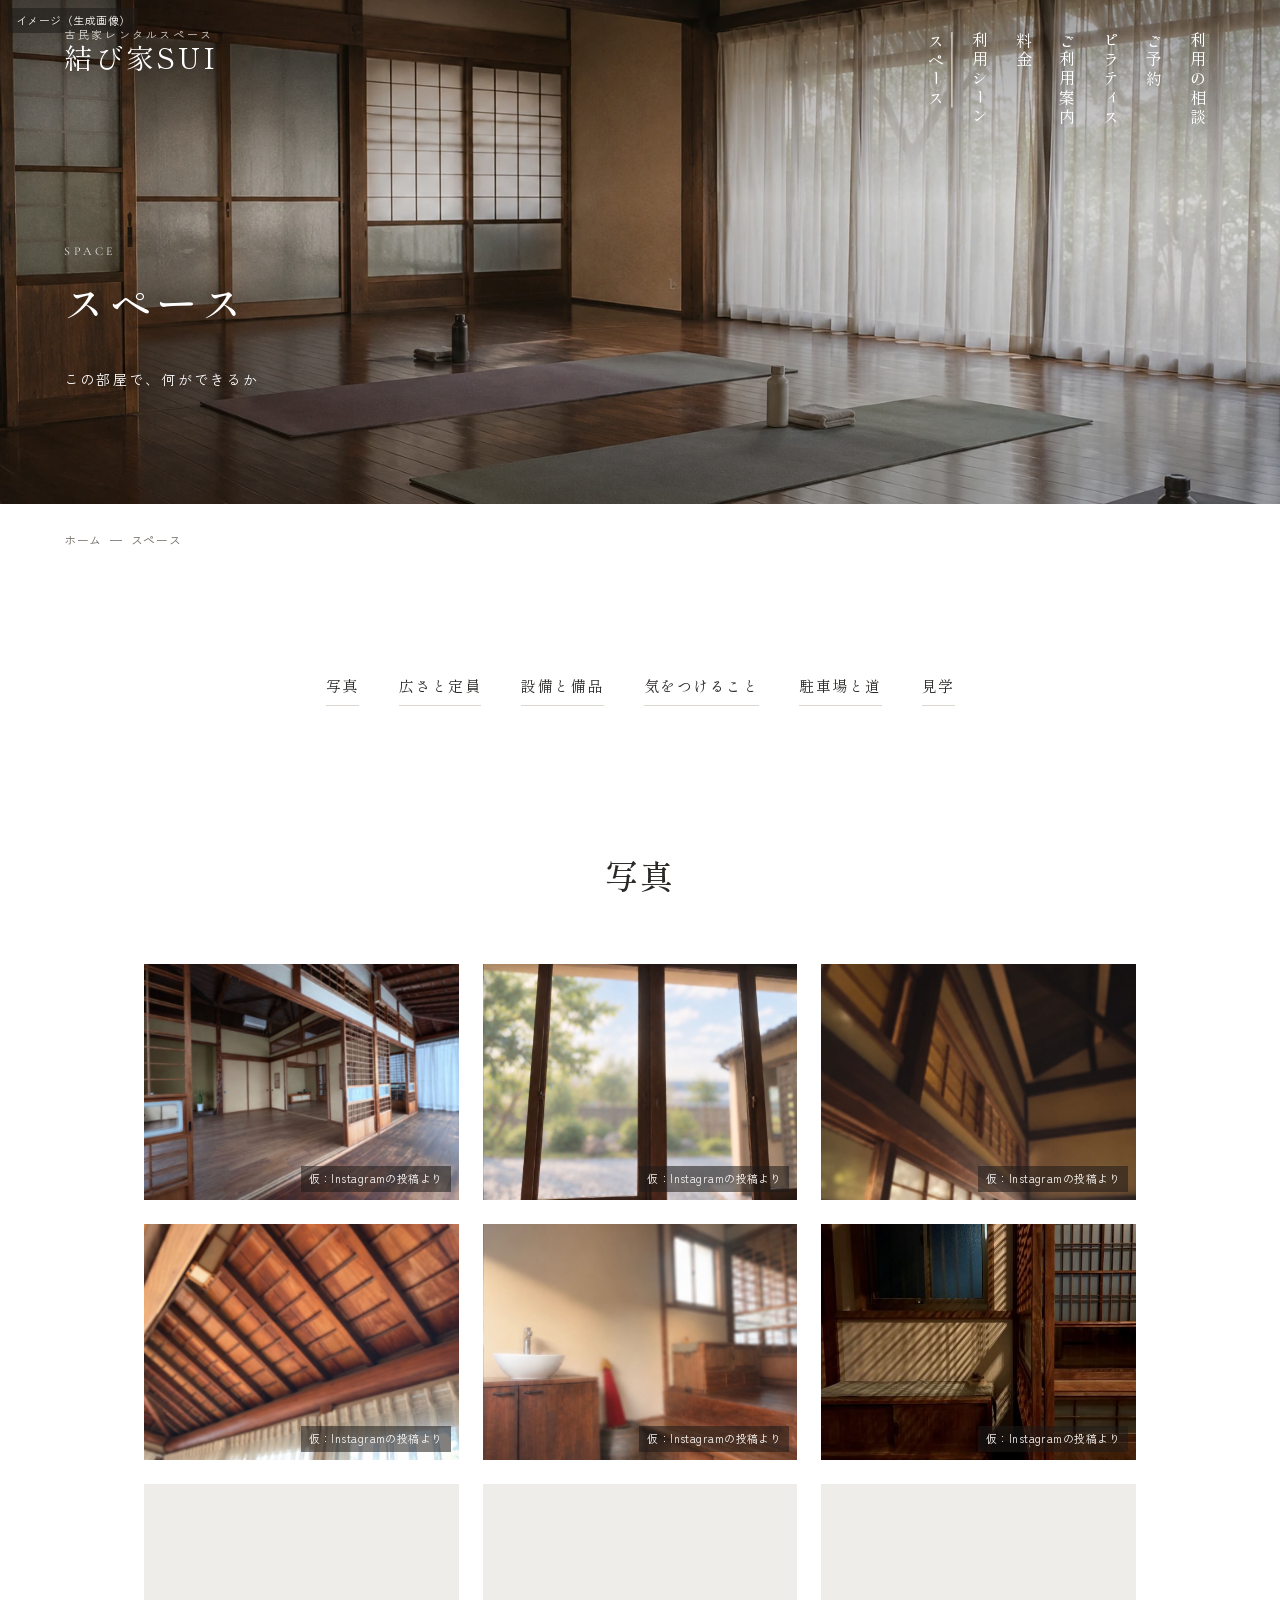
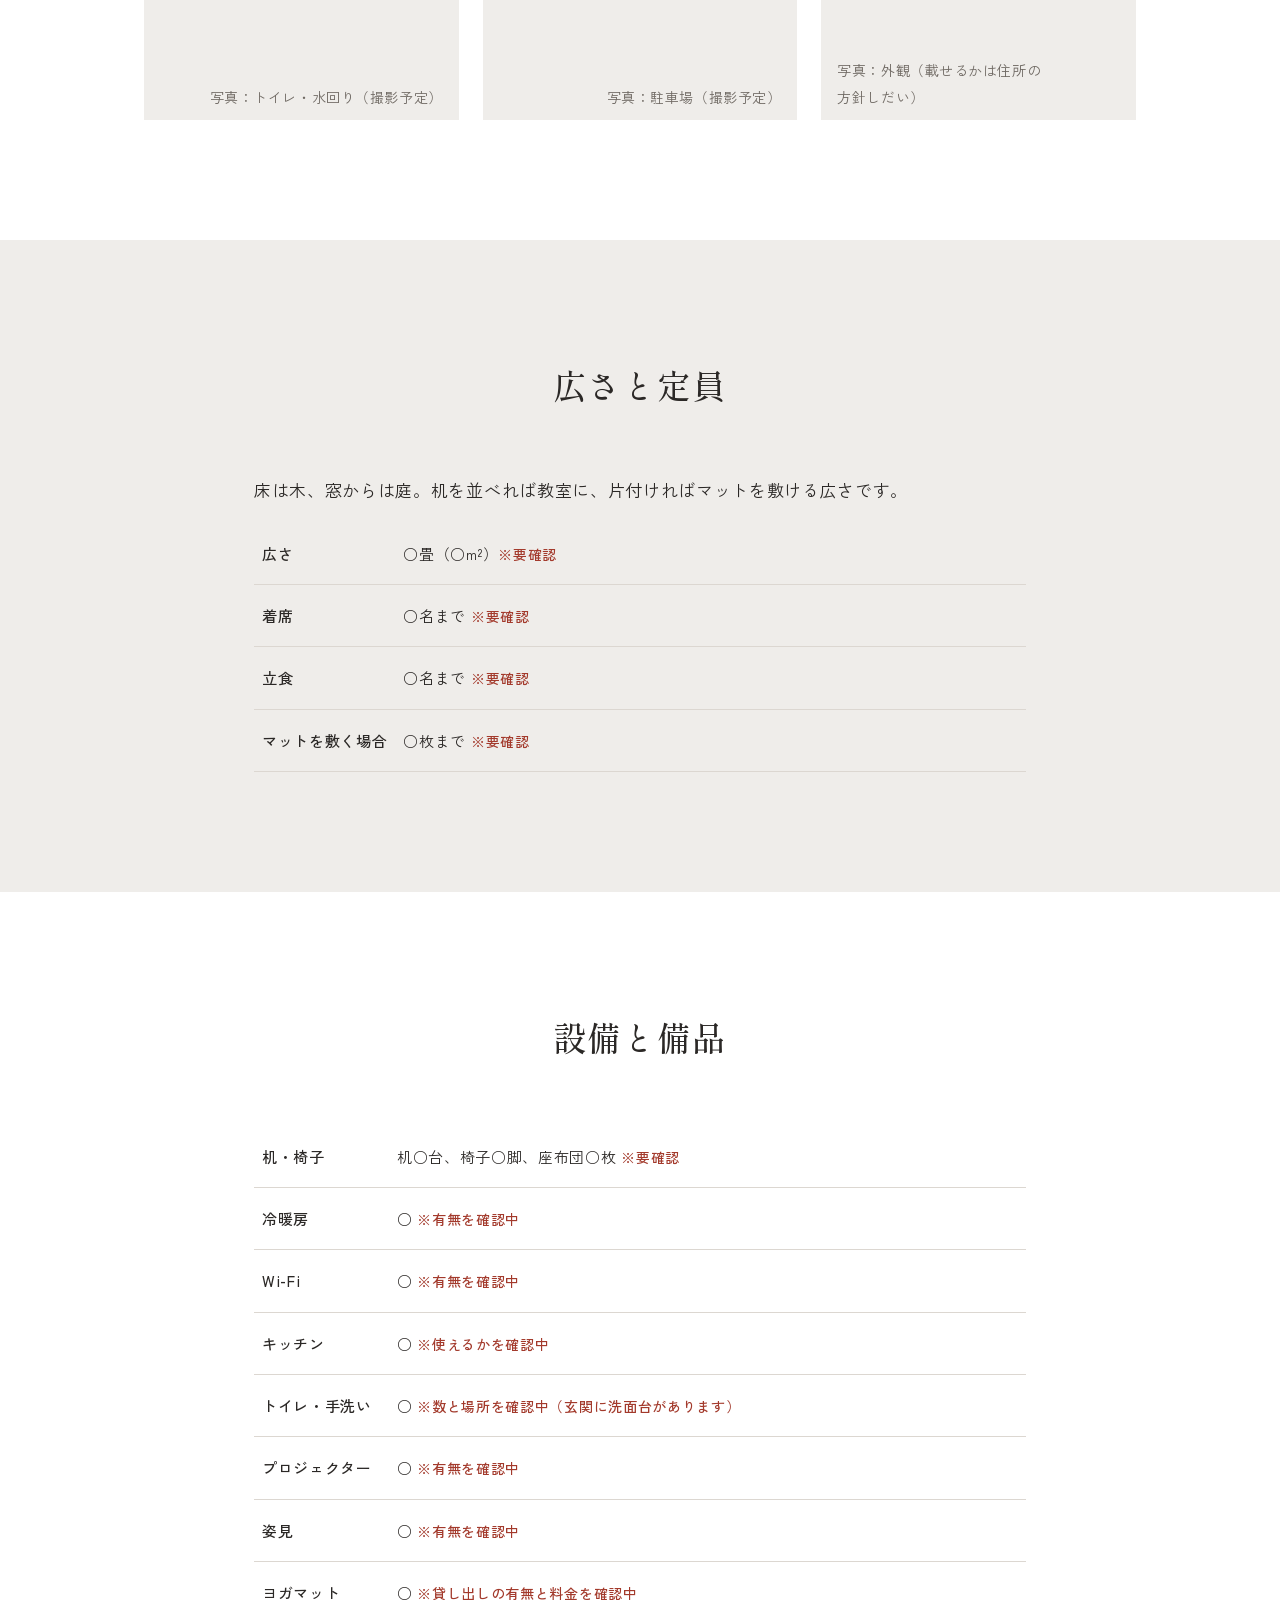
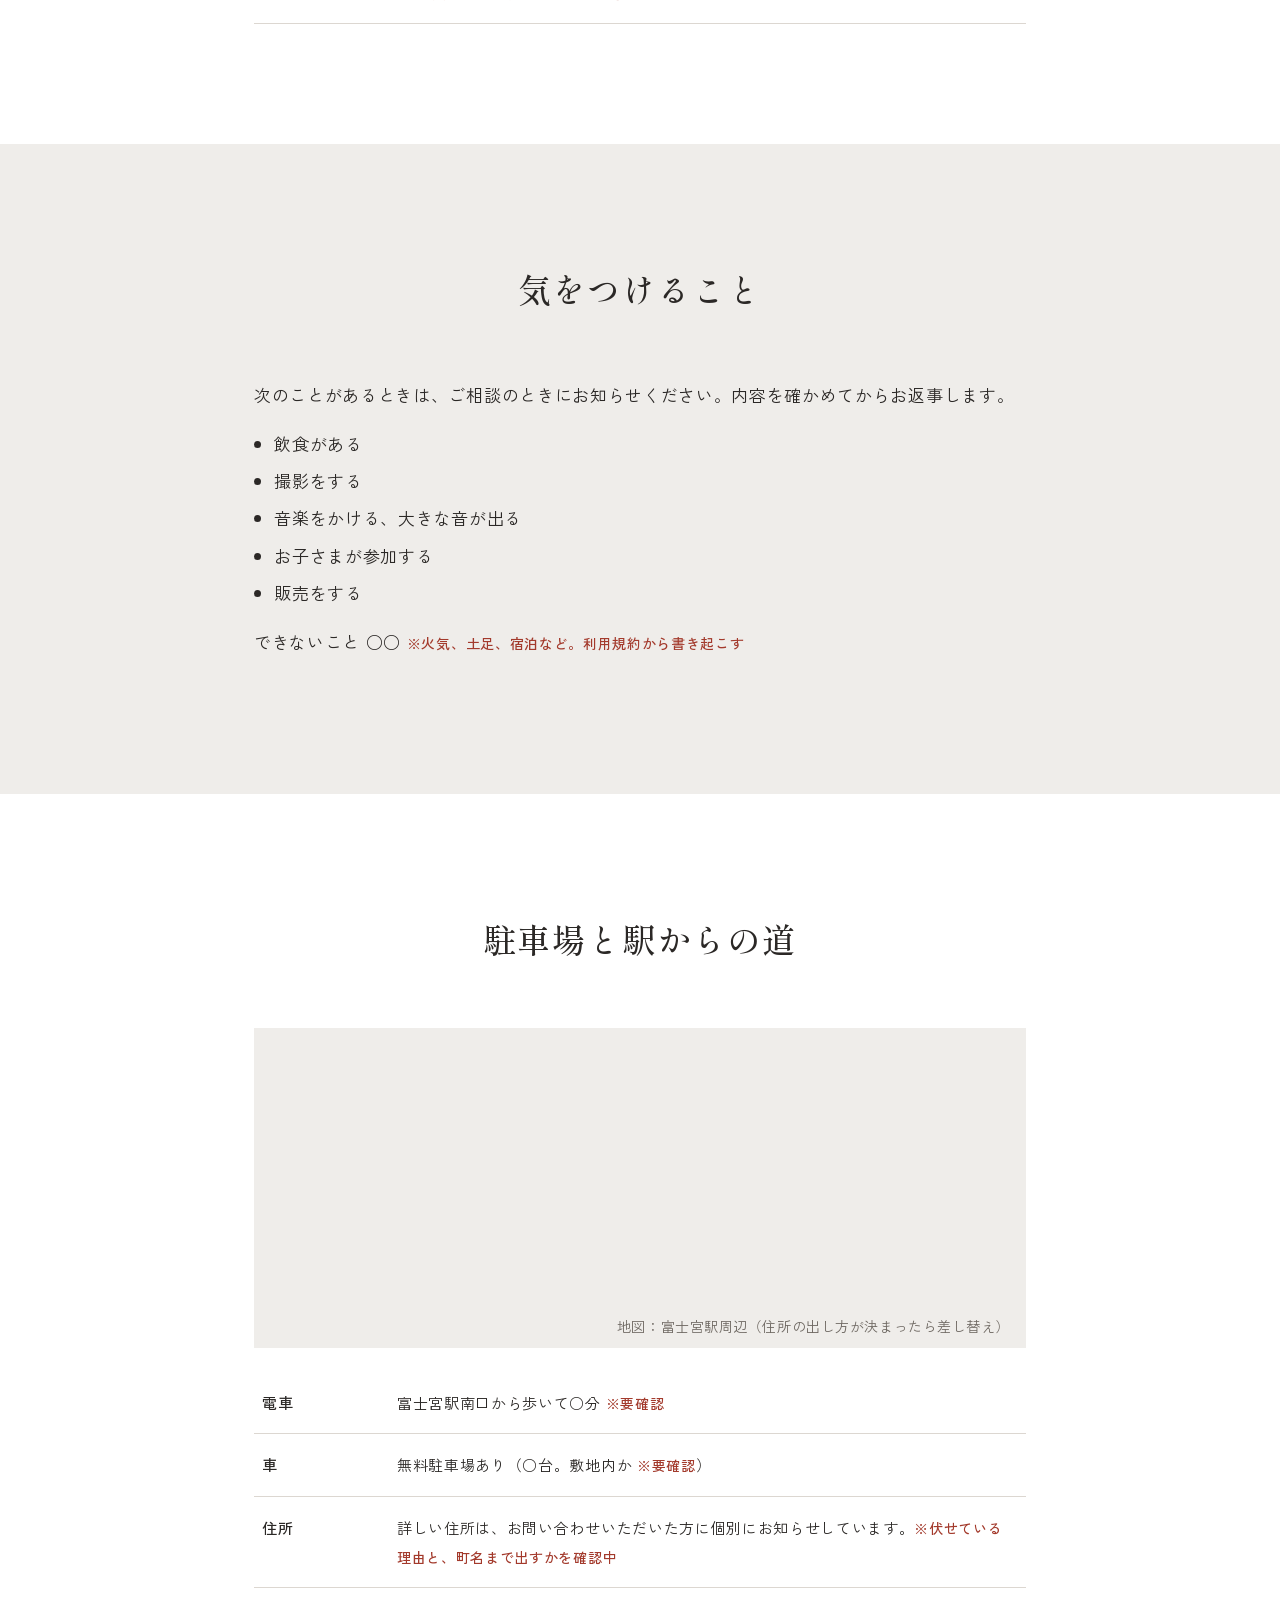
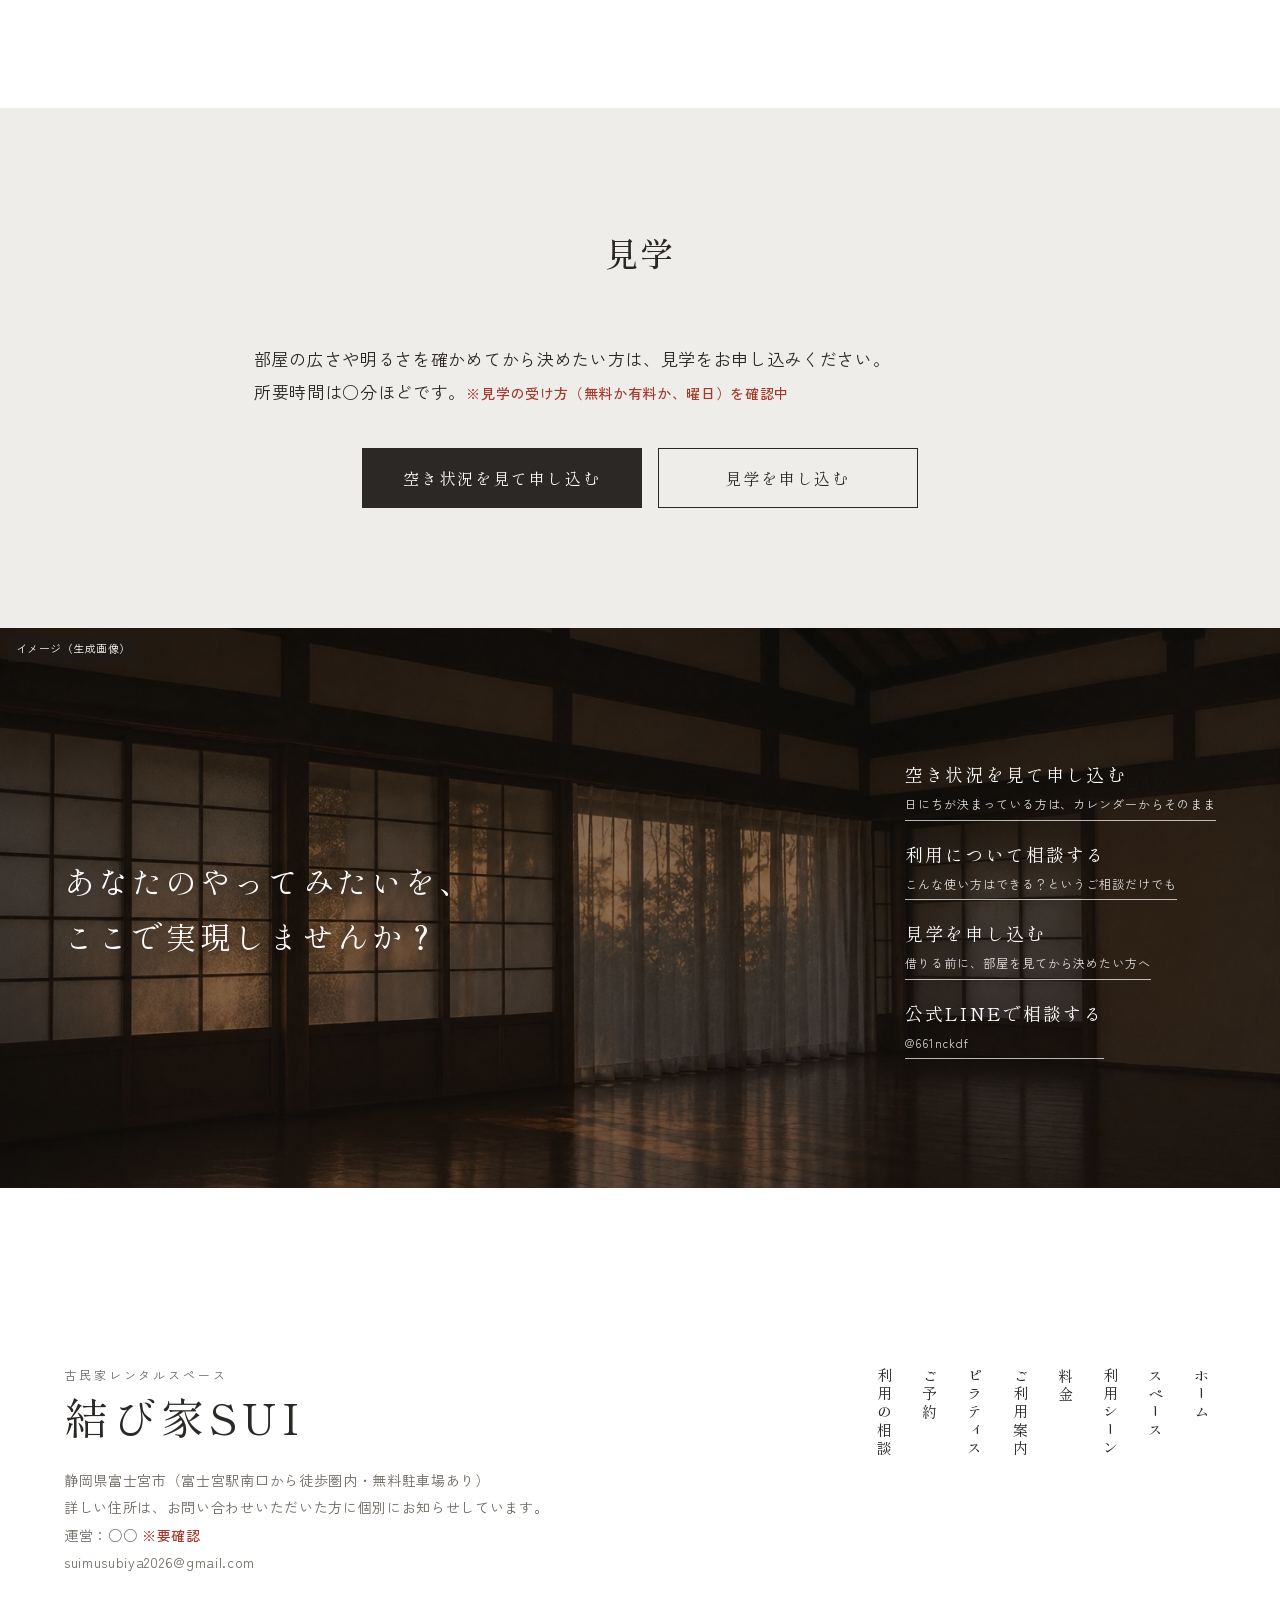
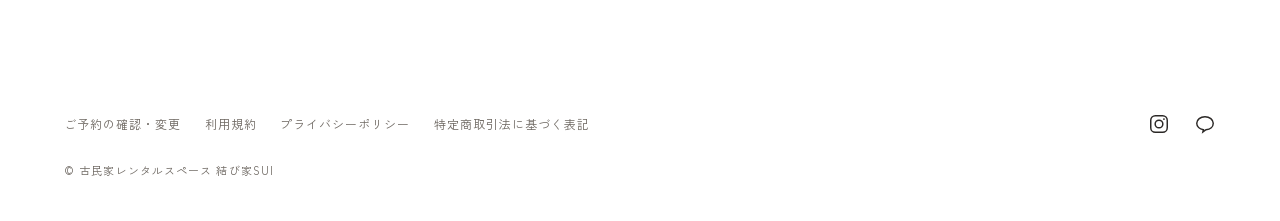
<file: space.html>
<!doctype html>
<html lang="ja">
<head>
<meta charset="utf-8">
<meta name="viewport" content="width=device-width, initial-scale=1">
<title>スペースと設備｜富士宮駅南口から徒歩圏内の古民家｜結び家SUI（モック2案目）</title>
<meta name="description" content="結び家SUIの部屋の広さ、定員、設備と備品、駐車場、駅からの道。借りる前の見学もご相談ください。">
<link rel="preconnect" href="https://fonts.googleapis.com">
<link rel="preconnect" href="https://fonts.gstatic.com" crossorigin>
<link href="https://fonts.googleapis.com/css2?family=Cormorant+Garamond:wght@500&family=Shippori+Mincho:wght@500&family=Zen+Kaku+Gothic+New:wght@400;500&display=swap" rel="stylesheet">
<link rel="stylesheet" href="assets/site.css?v=2">
</head>
<body id="top">
<div data-include="header"></div>

<main>
  <div class="pv">
    <a class="pv-logo" href="index.html"><span class="sub">古民家レンタルスペース</span><span class="name">結び家<span class="tcy">SUI</span></span></a>
    <div class="ph dark pv-photo photo gen" style="background-image:url(assets/img/gen/scene-yoga.webp)" data-label="写真：部屋の全景（撮影予定）"></div>
    <div class="pv-ttl"><span class="label-en">Space</span><h1>スペース</h1></div>
    <p class="pv-tagline">この部屋で、何ができるか</p>
  </div>
  <ul class="crumbs"><li><a href="index.html">ホーム</a></li><li>スペース</li></ul>
  <nav class="inner-links" aria-label="このページの中">
    <a href="#photos">写真</a><a href="#size">広さと定員</a><a href="#equipment">設備と備品</a><a href="#notes">気をつけること</a><a href="#access">駐車場と道</a><a href="#visit">見学</a>
  </nav>

  <section class="page-sec" id="photos">
    <h2 class="page-ttl">写真</h2>
    <div class="center-text" style="max-width:1120px">
      <div class="gallery">
        <div class="ph photo" style="background-image:url(assets/img/photo/room.jpg)" data-label="写真：板の間の全景"></div>
        <div class="ph photo" style="background-image:url(assets/img/photo/garden.jpg)" data-label="写真：縁側からの眺め"></div>
        <div class="ph photo" style="background-image:url(assets/img/photo/tall-shoji.jpg)" data-label="写真：障子の壁"></div>
        <div class="ph photo" style="background-image:url(assets/img/photo/beams.jpg)" data-label="写真：縁側から見上げた梁"></div>
        <div class="ph photo" style="background-image:url(assets/img/photo/genkan.jpg)" data-label="写真：玄関の洗面台"></div>
        <div class="ph photo" style="background-image:url(assets/img/photo/window-cabinet.jpg)" data-label="写真：窓と棚"></div>
        <div class="ph" data-label="写真：トイレ・水回り（撮影予定）"></div>
        <div class="ph" data-label="写真：駐車場（撮影予定）"></div>
        <div class="ph" data-label="写真：外観（載せるかは住所の方針しだい）"></div>
      </div>
    </div>
  </section>

  <section class="page-sec tint" id="size">
    <h2 class="page-ttl">広さと定員</h2>
    <div class="center-text">
      <p>床は木、窓からは庭。机を並べれば教室に、片付ければマットを敷ける広さです。</p>
      <table class="t">
        <tbody>
          <tr><th scope="row">広さ</th><td>○畳（○m²）<span class="todo">※要確認</span></td></tr>
          <tr><th scope="row">着席</th><td>○名まで <span class="todo">※要確認</span></td></tr>
          <tr><th scope="row">立食</th><td>○名まで <span class="todo">※要確認</span></td></tr>
          <tr><th scope="row">マットを敷く場合</th><td>○枚まで <span class="todo">※要確認</span></td></tr>
        </tbody>
      </table>
    </div>
  </section>

  <section class="page-sec" id="equipment">
    <h2 class="page-ttl">設備と備品</h2>
    <div class="center-text">
      <table class="t">
        <tbody>
          <tr><th scope="row">机・椅子</th><td>机○台、椅子○脚、座布団○枚 <span class="todo">※要確認</span></td></tr>
          <tr><th scope="row">冷暖房</th><td>○ <span class="todo">※有無を確認中</span></td></tr>
          <tr><th scope="row">Wi-Fi</th><td>○ <span class="todo">※有無を確認中</span></td></tr>
          <tr><th scope="row">キッチン</th><td>○ <span class="todo">※使えるかを確認中</span></td></tr>
          <tr><th scope="row">トイレ・手洗い</th><td>○ <span class="todo">※数と場所を確認中（玄関に洗面台があります）</span></td></tr>
          <tr><th scope="row">プロジェクター</th><td>○ <span class="todo">※有無を確認中</span></td></tr>
          <tr><th scope="row">姿見</th><td>○ <span class="todo">※有無を確認中</span></td></tr>
          <tr><th scope="row">ヨガマット</th><td>○ <span class="todo">※貸し出しの有無と料金を確認中</span></td></tr>
        </tbody>
      </table>
    </div>
  </section>

  <section class="page-sec tint" id="notes">
    <h2 class="page-ttl">気をつけること</h2>
    <div class="center-text">
      <p>次のことがあるときは、ご相談のときにお知らせください。内容を確かめてからお返事します。</p>
      <ul class="dots">
        <li>飲食がある</li>
        <li>撮影をする</li>
        <li>音楽をかける、大きな音が出る</li>
        <li>お子さまが参加する</li>
        <li>販売をする</li>
      </ul>
      <p>できないこと ○○ <span class="todo">※火気、土足、宿泊など。利用規約から書き起こす</span></p>
    </div>
  </section>

  <section class="page-sec" id="access">
    <h2 class="page-ttl">駐車場と駅からの道</h2>
    <div class="center-text">
      <div class="ph" style="height:320px;margin-bottom:var(--s-4)" data-label="地図：富士宮駅周辺（住所の出し方が決まったら差し替え）"></div>
      <table class="t">
        <tbody>
          <tr><th scope="row">電車</th><td>富士宮駅南口から歩いて○分 <span class="todo">※要確認</span></td></tr>
          <tr><th scope="row">車</th><td>無料駐車場あり（○台。敷地内か <span class="todo">※要確認</span>）</td></tr>
          <tr><th scope="row">住所</th><td>詳しい住所は、お問い合わせいただいた方に個別にお知らせしています。<span class="todo">※伏せている理由と、町名まで出すかを確認中</span></td></tr>
        </tbody>
      </table>
    </div>
  </section>

  <section class="page-sec tint" id="visit">
    <h2 class="page-ttl">見学</h2>
    <div class="center-text">
      <p>部屋の広さや明るさを確かめてから決めたい方は、見学をお申し込みください。所要時間は○分ほどです。<span class="todo">※見学の受け方（無料か有料か、曜日）を確認中</span></p>
      <div class="btns">
        <a class="btn primary" href="reserve-rental.html">空き状況を見て申し込む</a>
        <a class="btn" href="contact.html?type=visit">見学を申し込む</a>
      </div>
    </div>
  </section>
</main>

<div data-include="footer"></div>
<script src="assets/site.js?v=3"></script>
</body>
</html>
</file>
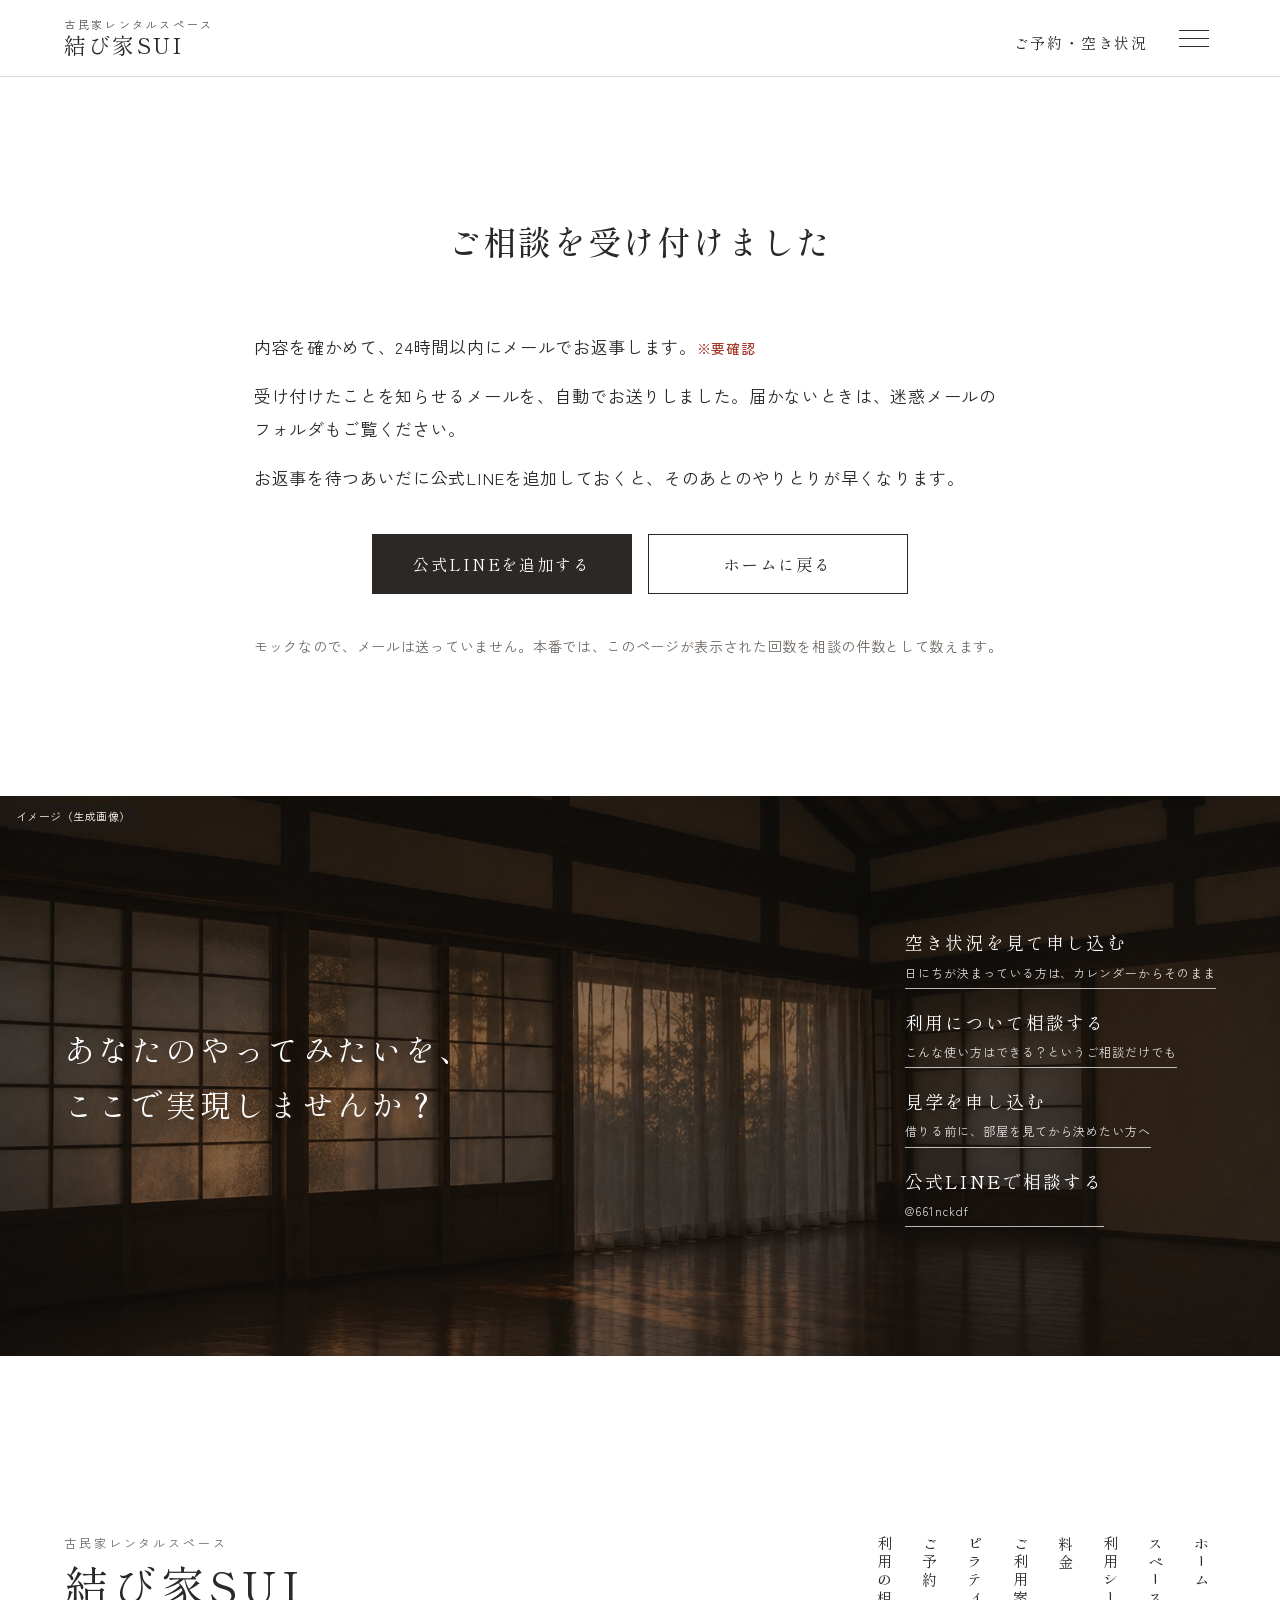
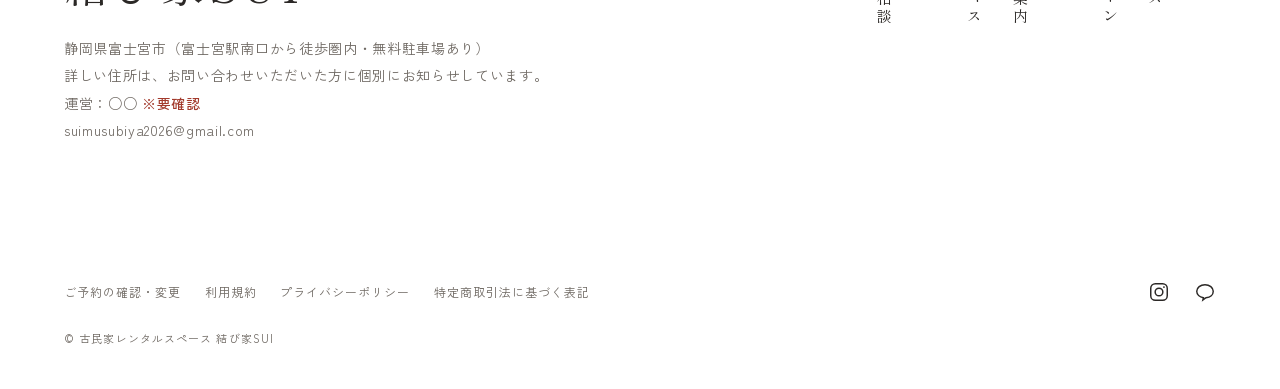
<file: thanks.html>
<!doctype html>
<html lang="ja">
<head>
<meta charset="utf-8">
<meta name="viewport" content="width=device-width, initial-scale=1">
<title>受け付けました｜結び家SUI（モック2案目）</title>
<meta name="robots" content="noindex">
<link rel="preconnect" href="https://fonts.googleapis.com">
<link rel="preconnect" href="https://fonts.gstatic.com" crossorigin>
<link href="https://fonts.googleapis.com/css2?family=Cormorant+Garamond:wght@500&family=Shippori+Mincho:wght@500&family=Zen+Kaku+Gothic+New:wght@400;500&display=swap" rel="stylesheet">
<link rel="stylesheet" href="assets/site.css?v=2">
</head>
<body id="top" data-no-bar>
<div data-include="header"></div>

<main style="padding-top:var(--menu)">
  <section class="page-sec">
    <h1 class="page-ttl" id="t-ttl">ご相談を受け付けました</h1>
    <div class="center-text">
      <p>内容を確かめて、24時間以内にメールでお返事します。<span class="todo">※要確認</span></p>
      <p>受け付けたことを知らせるメールを、自動でお送りしました。届かないときは、迷惑メールのフォルダもご覧ください。</p>
      <p>お返事を待つあいだに公式LINEを追加しておくと、そのあとのやりとりが早くなります。</p>
      <div class="btns">
        <a class="btn primary" href="https://lin.ee/OCzLIhO" target="_blank" rel="noopener">公式LINEを追加する</a>
        <a class="btn" href="index.html">ホームに戻る</a>
      </div>
      <p class="note" style="margin-top:var(--s-5)">モックなので、メールは送っていません。本番では、このページが表示された回数を相談の件数として数えます。</p>
    </div>
  </section>
</main>

<div data-include="footer"></div>
<script src="assets/site.js?v=3"></script>
<script>
if (new URLSearchParams(location.search).get("type") === "visit") document.getElementById("t-ttl").textContent = "見学のお申込みを受け付けました";
</script>
</body>
</html>
</file>
<file: assets/site.css>
/* 結び家SUI モック（2案目） 共通スタイル
   レイアウトの組み方は senya-gafu.com の並べ方を参考にした（白地、全面の写真、縦書きの見出しとメニュー、
   写真を大小ずらして散らす、番号つきの一覧と大きな写真を並べて固定する、灰色の面のカード、横に流れる記事、
   写真の帯の誘い、縦書きのメニューを持つフッター）。文章・画像・コードは借りていない。
   色と字体は結び家SUIのもの（docs/DESIGN.md の字体と、白地に合わせた色）。 */

:root {
  --c-bg: #FFFFFF;
  --c-surface: #EFEDEA;
  --c-paper: #FFFFFF;
  --c-ink: #2B2826;
  --c-ink-muted: #6E6862;
  --c-line: #DCD7D1;
  --c-accent: #8C4A32;
  --c-accent-hover: #733B27;
  --c-moss: #556246;
  --c-ai: #3D5A73;
  --c-amber: #8A5A12;
  --c-danger: #A33A2C;
  --c-photo: #6F675F;
  --c-photo-dark: #3E3934;

  --f-head: "Shippori Mincho", "Noto Serif JP", "Hiragino Mincho ProN", serif;
  --f-body: "Zen Kaku Gothic New", "Noto Sans JP", "Hiragino Sans", sans-serif;
  --f-label: "Cormorant Garamond", serif;

  --t-heading: 1.75rem;
  --t-body: 1rem;
  --t-note: 0.8125rem;

  --s-1: 4px; --s-2: 8px; --s-3: 16px; --s-4: 24px; --s-5: 40px; --s-6: 64px; --s-7: 120px; --s-8: 180px;
  --menu: 96px;            /* ヘッダーの高さ */
  --side: clamp(20px, 5vw, 72px);  /* 画面の左右の余白 */
}
@media (min-width: 640px) { :root { --t-body: 1.0625rem; --t-note: 0.875rem; } }
@media (min-width: 1024px) { :root { --t-heading: 2.75rem; } }

* { box-sizing: border-box; }
html { -webkit-text-size-adjust: 100%; scroll-behavior: smooth; }
body {
  margin: 0; background: var(--c-bg); color: var(--c-ink);
  font-family: var(--f-body); font-size: var(--t-body); line-height: 1.95; letter-spacing: 0.04em;
  word-break: auto-phrase;
}
img { max-width: 100%; display: block; }
a { color: inherit; }
h1, h2, h3, h4 { font-family: var(--f-head); font-weight: 500; letter-spacing: 0.06em; line-height: 1.5; margin: 0; }
p { margin: 0 0 var(--s-3); }
.v { writing-mode: vertical-rl; text-orientation: mixed; }
.tcy { text-combine-upright: all; }
.label-en { font-family: var(--f-label); font-size: 12px; letter-spacing: 0.3em; text-transform: uppercase; color: var(--c-ink-muted); }
.note { font-size: var(--t-note); color: var(--c-ink-muted); line-height: 1.85; }
.todo { color: var(--c-danger); font-size: var(--t-note); font-weight: 500; }
.sr-only { position: absolute; width: 1px; height: 1px; overflow: hidden; clip: rect(0 0 0 0); }
.hidden { display: none !important; }

/* ---------- 写真 ---------- */
.ph {
  position: relative; background: var(--c-surface); color: var(--c-ink-muted);
  display: flex; align-items: flex-end; justify-content: flex-end; overflow: hidden;
}
.ph::after { content: attr(data-label); font-size: var(--t-note); padding: var(--s-2) var(--s-3); letter-spacing: 0.04em; }
.ph.dark { background: var(--c-photo); color: #F2EFEA; }
.ph.darker { background: var(--c-photo-dark); color: #F2EFEA; }
.ph.photo { background-size: cover; background-position: center; }
.ph.photo::after { content: "仮：Instagramの投稿より"; font-size: 11px; color: #FAF8F5; background: rgba(30, 27, 25, 0.55); padding: 2px var(--s-2); margin: var(--s-2); }
/* 生成画像（assets/img/gen/）は実写と見分けがつくよう、左上に「イメージ」と出す */
.ph.photo.gen { align-items: flex-start; justify-content: flex-start; }
.ph.photo.gen::after { content: "イメージ（生成画像）"; }

/* ---------- ヘッダー ----------
   写真のあるページの最初は、透明な背景に白い文字。右上に縦書きのメニューを並べる。
   写真を過ぎると白い帯になり、縦書きのメニューを畳んで「利用の相談」と三本線を出す（site.js）。 */
.hd {
  position: fixed; top: 0; left: 0; right: 0; z-index: 30; height: var(--menu);
  display: flex; align-items: flex-start; gap: var(--s-4); padding: 28px var(--side) 0;
  color: var(--c-ink); transition: background-color .35s ease, color .35s ease, box-shadow .35s ease;
}
.hd-logo { text-decoration: none; font-family: var(--f-head); font-size: 1.75rem; letter-spacing: 0.1em; line-height: 1.2; white-space: nowrap; display: flex; flex-direction: column; }
.hd-logo small { order: -1; font-family: var(--f-body); font-size: 0.6875rem; letter-spacing: 0.24em; opacity: .8; }
.hd-vnav { margin-left: auto; display: flex; gap: 6px; padding-top: 4px; transition: opacity .3s ease, visibility .3s; }
.hd-vnav a { writing-mode: vertical-rl; font-family: var(--f-head); font-size: 1rem; letter-spacing: 0.18em; text-decoration: none; padding: 0 6px; line-height: 1.6; }
.hd-vnav a:hover, .hd-vnav a[aria-current="page"] { text-decoration: underline; text-underline-offset: 6px; }
.hd-cta { margin-left: auto; font-family: var(--f-head); font-size: 0.9375rem; letter-spacing: 0.12em; text-decoration: none; padding-top: 10px; white-space: nowrap; }
.hd-cta:hover { text-decoration: underline; text-underline-offset: 6px; }
.hd-menu { width: 44px; height: 44px; border: 0; background: none; color: inherit; cursor: pointer; display: grid; place-items: center; margin-top: -2px; }
.hd-menu span { display: block; width: 30px; height: 1px; background: currentColor; box-shadow: 0 8px 0 currentColor, 0 -8px 0 currentColor; }
/* 写真の上のとき */
body.has-hero .hd:not(.is-solid) { color: #FFFFFF; }
body.has-hero .hd:not(.is-solid) .hd-cta, body.has-hero .hd:not(.is-solid) .hd-menu { display: none; }
body.has-hero .hd:not(.is-solid) .hd-logo, body.has-hero .hd:not(.is-solid) .hd-vnav a { text-shadow: 0 0 12px rgba(0, 0, 0, .35); }
/* 白い帯のとき */
.hd.is-solid { background: rgba(255, 255, 255, .96); box-shadow: 0 1px 0 var(--c-line); height: 76px; padding-top: 18px; }
.hd.is-solid .hd-vnav { display: none; }
.hd.is-solid .hd-logo { font-size: 1.375rem; }
body:not(.has-hero) .hd { background: rgba(255, 255, 255, .96); box-shadow: 0 1px 0 var(--c-line); }
body:not(.has-hero) .hd-vnav { display: none; }

/* 全画面のメニュー：写真の上に、縦書きのことばとページの一覧 */
.nav-overlay { position: fixed; inset: 0; z-index: 40; display: none; color: #FFFFFF; background: var(--c-photo-dark); }
body.nav-open .nav-overlay { display: block; }
body.nav-open { overflow: hidden; }
.nav-overlay .ph { position: absolute; inset: 0; }
.nav-overlay .ph::before { content: ""; position: absolute; inset: 0; background: rgba(20, 18, 16, .45); }
.nav-overlay .inner { position: relative; height: 100%; display: flex; justify-content: space-between; align-items: center; padding: var(--s-7) var(--side); gap: var(--s-6); }
.nav-overlay .catch { writing-mode: vertical-rl; font-family: var(--f-head); font-size: clamp(1.5rem, 2.6vw, 2.25rem); letter-spacing: 0.24em; line-height: 1.9; margin: 0; }
.nav-overlay ul { list-style: none; margin: 0; padding: 0; display: flex; flex-direction: row-reverse; gap: var(--s-4); }
.nav-overlay li a { writing-mode: vertical-rl; font-family: var(--f-head); font-size: 1.25rem; letter-spacing: 0.22em; text-decoration: none; }
.nav-overlay li a:hover { text-decoration: underline; text-underline-offset: 8px; }
.nav-overlay .sns { position: absolute; left: var(--side); bottom: var(--s-5); display: flex; gap: var(--s-4); font-size: var(--t-note); }
.nav-overlay .sns a { display: flex; gap: var(--s-2); align-items: center; text-decoration: none; }
.nav-overlay .sns svg { width: 20px; height: 20px; }
.nav-close { position: absolute; top: 24px; right: var(--side); z-index: 2; width: 44px; height: 44px; border: 0; background: none; color: #FFFFFF; cursor: pointer; font-size: 2rem; line-height: 1; }

/* ---------- ボタンとリンク ---------- */
.btn {
  display: inline-flex; align-items: center; justify-content: center; min-height: 60px; min-width: 260px; padding: 0 var(--s-5);
  font-family: var(--f-head); font-size: 1rem; letter-spacing: 0.12em;
  border: 1px solid var(--c-ink); background: transparent; color: var(--c-ink); text-decoration: none; cursor: pointer; border-radius: 0;
  transition: background-color .25s ease, color .25s ease;
}
.btn:hover { background: var(--c-ink); color: #FFFFFF; }
.btn.primary { background: var(--c-ink); color: #FFFFFF; }
.btn.primary:hover { background: #000000; border-color: #000000; }
.btn.white { border-color: #FFFFFF; color: #FFFFFF; }
.btn.white:hover { background: #FFFFFF; color: var(--c-ink); }
.btn[disabled] { opacity: 0.45; cursor: not-allowed; }
.btns { display: flex; flex-wrap: wrap; gap: var(--s-3); }
/* 「くわしく見る」の下線リンク */
.line-link { display: inline-block; font-family: var(--f-head); font-size: 0.9375rem; letter-spacing: 0.1em; text-decoration: none; border-bottom: 1px solid currentColor; padding-bottom: 4px; }
.line-link:hover { color: var(--c-accent); }
.sec-foot { display: flex; justify-content: flex-start; margin-top: var(--s-5); }

/* ---------- TOP：最初の画面（全面の写真と縦書きのことば） ---------- */
.mv { position: relative; height: 100vh; height: 100svh; min-height: 560px; max-height: 1000px; }
.mv-photo { position: absolute; inset: 0; }
.mv-photo::before { content: ""; position: absolute; inset: 0; background: linear-gradient(to bottom, rgba(0,0,0,.35), rgba(0,0,0,0) 30%, rgba(0,0,0,0) 60%, rgba(0,0,0,.35)); z-index: 1; }
.mv-photo.photo::after { position: relative; z-index: 2; margin-top: calc(var(--menu) + 8px); margin-left: var(--side); }
.mv-copy { position: absolute; z-index: 2; left: var(--side); bottom: var(--s-6); color: #FFFFFF; display: flex; flex-direction: row-reverse; align-items: flex-end; gap: var(--s-4); }
.mv-copy h2 { writing-mode: vertical-rl; font-size: clamp(1.5rem, 2.4vw, 2.125rem); letter-spacing: 0.24em; line-height: 1.9; text-shadow: 0 0 16px rgba(0,0,0,.35); }
.mv-copy p { writing-mode: vertical-rl; font-size: 0.875rem; letter-spacing: 0.2em; line-height: 2.2; margin: 0; text-shadow: 0 0 12px rgba(0,0,0,.4); }

/* ---------- TOP：ことばと、まわりに散らした写真 ---------- */
.concept { position: relative; padding: var(--s-8) var(--side) var(--s-8); overflow: hidden; }
.concept-body { position: relative; z-index: 2; max-width: 640px; margin: 0 auto; text-align: center; }
.concept h2 { writing-mode: vertical-rl; font-size: clamp(2.25rem, 3.4vw, 2.875rem); letter-spacing: 0.24em; line-height: 1.6; margin: 0 auto var(--s-6); display: inline-block; }
.concept p { font-family: var(--f-head); font-size: 1.0625rem; line-height: 2.3; letter-spacing: 0.1em; }
.concept .price { font-size: 1.5rem; letter-spacing: 0.12em; margin: var(--s-6) 0 var(--s-1); }
.concept .btns { justify-content: center; margin-top: var(--s-5); }
.floats { position: absolute; inset: 0; z-index: 1; pointer-events: none; }
.floats .ph { position: absolute; will-change: transform; }
.floats .ph::after { font-size: 10px; }
.floats .f1 { left: 9%;  top: 34%; width: 15%; aspect-ratio: 3 / 4; }
.floats .f2 { right: 0;  top: 40%; width: 25%; aspect-ratio: 4 / 3; }
.floats .f3 { left: 0;   top: 64%; width: 19%; aspect-ratio: 4 / 3; }
.floats .f4 { right: 9%; top: 74%; width: 14%; aspect-ratio: 3 / 4; }
.floats .f5 { left: 18%; top: 85%; width: 12%; aspect-ratio: 1; }
/* 写真に重なる行は、文字の後ろだけ白くして読めるようにする */
.concept-body p, .concept-body h2 { background: rgba(255, 255, 255, .82); box-shadow: 0 0 24px 18px rgba(255, 255, 255, .82); }

/* ---------- TOP：番号つきの一覧と、大きな写真（スクロールで切り替わる） ---------- */
.steps { padding: 0 0 var(--s-7); }
.steps-head { margin-left: 33%; padding-right: var(--side); max-width: 960px; }
.steps-head h2 { font-size: var(--t-heading); line-height: 1.2; margin-bottom: var(--s-4); }
.steps-head p { font-size: 0.9375rem; }
.steps-track { position: relative; margin-top: var(--s-6); height: calc(var(--n, 6) * 55vh + 100vh); }
.steps-pin { position: sticky; top: 76px; height: calc(100vh - 76px); min-height: 560px; display: grid; grid-template-columns: 33% 67%; align-items: center; }
.steps-list { list-style: none; margin: 0; padding: 0 var(--s-5) 0 var(--side); counter-reset: step; }
.steps-list li { position: relative; counter-increment: step; display: grid; grid-template-columns: 3.2em 1fr; column-gap: 12px; align-items: baseline; padding: 10px 0; color: var(--c-ink-muted); cursor: pointer; }
.steps-list li::before { content: counter(step); grid-column: 1; grid-row: 1; font-family: var(--f-label); font-size: 1.125rem; text-align: center; transition: font-size .3s ease, color .3s ease; }
.steps-list li .t { grid-column: 2; grid-row: 1; font-family: var(--f-head); font-size: 0.9375rem; letter-spacing: 0.08em; transition: font-size .3s ease; }
.steps-list li .d { grid-column: 2; grid-row: 2; display: none; font-size: 0.875rem; color: var(--c-ink); margin-top: var(--s-2); }
.steps-list li .d .line-link { margin-top: var(--s-3); }
.steps-list li .k { display: none; position: absolute; left: 0; top: 14px; width: 3.2em; text-align: center; font-family: var(--f-label); font-size: 0.8125rem; line-height: 1; }
.steps-list li.on { color: var(--c-ink); padding: 34px 0 var(--s-4); }
.steps-list li.on::before { font-size: 3.25rem; line-height: 1; }
.steps-list li.on .k { display: block; }
.steps-list li.on .t { font-size: 1.625rem; line-height: 1.6; }
.steps-list li.on .d { display: block; }
.steps-photos { position: relative; height: 78%; }
.steps-photos .ph { position: absolute; inset: 0; opacity: 0; transition: opacity .6s ease; }
.steps-photos .ph.on { opacity: 1; }
.steps-foot { margin: var(--s-5) 0 0 33%; }
.steps-list li .mph { display: none; }  /* スマホ幅だけ、各項目の上に写真を出す */

/* ---------- 灰色の面の上のカード（写真、名前｜説明） ---------- */
.inset { background: var(--c-surface); margin: 0 var(--side); padding: var(--s-7) var(--s-5); }
.inset h2 { font-size: 2rem; margin: 0 0 var(--s-5); }
.cards2 { display: grid; grid-template-columns: 1fr 1fr; gap: var(--s-6) var(--s-4); }
.cards2 .ph { aspect-ratio: 3 / 2; }
.cards2 .cap { display: grid; grid-template-columns: 8em 1fr; gap: var(--s-4); margin-top: var(--s-4); padding-left: var(--s-4); }
.cards2 .cap h3 { font-size: 1.25rem; border-right: 1px solid var(--c-ink-muted); padding: var(--s-1) var(--s-3) var(--s-1) 0; align-self: start; }
.cards2 .cap p { font-size: 0.875rem; margin: 0; }

/* 数字3つ（広さ・定員・駐車台数） */
.facts { list-style: none; margin: var(--s-6) 0 0; padding: 0; display: grid; grid-template-columns: repeat(3, 1fr); gap: 0; border-top: 1px solid var(--c-ink-muted); }
.facts li { padding: var(--s-4) var(--s-3); text-align: center; border-right: 1px solid var(--c-line); }
.facts li:last-child { border-right: 0; }
.facts b { display: block; font-family: var(--f-head); font-weight: 500; font-size: 1.625rem; }
.facts span { font-size: var(--t-note); color: var(--c-ink-muted); }

/* ---------- 見出しを左、文を右に置く段 ---------- */
.sec { padding: var(--s-7) var(--side); }
.twohead { display: grid; grid-template-columns: minmax(240px, 30%) 1fr; gap: var(--s-5); align-items: start; margin-bottom: var(--s-6); }
.twohead h2 { font-size: var(--t-heading); line-height: 1.5; }
.twohead h2 small, .sec-ttl small { display: block; font-family: var(--f-label); font-size: 12px; letter-spacing: 0.3em; text-transform: uppercase; color: var(--c-ink-muted); margin-bottom: var(--s-2); }
.twohead p { font-size: 0.9375rem; margin: 0; }
.twohead + .body { margin-left: calc(max(240px, 30%) + var(--s-5)); }
.sec-ttl { text-align: center; font-size: var(--t-heading); margin-bottom: var(--s-6); }

/* 利用までの流れ（横並び） */
.flow { list-style: none; counter-reset: flow; margin: 0; padding: 0; display: grid; grid-template-columns: repeat(5, 1fr); gap: var(--s-4); }
.flow li { counter-increment: flow; border-top: 1px solid var(--c-ink); padding-top: var(--s-3); }
.flow li::before { content: counter(flow); display: block; font-family: var(--f-label); font-size: 2.25rem; line-height: 1; margin-bottom: var(--s-3); }
.flow b { display: block; font-family: var(--f-head); font-weight: 500; font-size: 1.125rem; margin-bottom: var(--s-1); }
.flow p { margin: 0; font-size: var(--t-note); color: var(--c-ink-muted); }
.flow.stack { grid-template-columns: 1fr; max-width: 900px; gap: 0; margin: 0 auto; }
.flow.stack li { display: grid; grid-template-columns: 3em 12em 1fr; gap: var(--s-3); align-items: baseline; padding: var(--s-4) 0; border-top-color: var(--c-line); }
.flow.stack li::before { margin: 0; font-size: 1.75rem; }
.flow.stack b { margin: 0; }

/* ---------- 写真と文を左右に交互に置く段（灰色の面） ---------- */
.rows { background: var(--c-surface); padding: var(--s-7) var(--side); }
.rows > h2 { text-align: center; font-size: var(--t-heading); margin-bottom: var(--s-7); }
.row-item { display: grid; grid-template-columns: 1fr 1fr; gap: var(--s-6); align-items: center; max-width: 1240px; margin: 0 auto; }
.row-item + .row-item { margin-top: var(--s-7); }
.row-item .ph { aspect-ratio: 4 / 3; }
.row-item.rev .ph { order: 2; }
.row-item .name { display: flex; align-items: center; gap: var(--s-3); margin-bottom: var(--s-4); }
.row-item .name h3 { font-size: 2rem; letter-spacing: 0.1em; padding-right: var(--s-3); border-right: 1px solid var(--c-ink-muted); }
.row-item .name span { font-size: var(--t-note); letter-spacing: 0.16em; color: var(--c-ink-muted); }
.row-item p { font-size: 0.9375rem; }

/* ---------- 横に流れるカード（最近のようす） ---------- */
.slider { position: relative; margin-right: calc(-1 * var(--side)); }
.slider-track { display: grid; grid-auto-flow: column; grid-auto-columns: minmax(260px, 30%); gap: var(--s-4); overflow-x: auto; scroll-snap-type: x mandatory; padding-bottom: var(--s-4); padding-right: var(--side); scrollbar-width: thin; }
.slider-track a { scroll-snap-align: start; text-decoration: none; display: block; }
.slider-track img { width: 100%; aspect-ratio: 4 / 3; object-fit: cover; background: var(--c-surface); }
.slider-track .meta { display: flex; gap: var(--s-3); align-items: center; margin-top: var(--s-3); font-size: 0.8125rem; color: var(--c-ink-muted); }
.slider-track .tag { background: var(--c-ink); color: #FFFFFF; font-size: 11px; padding: 0 var(--s-2); letter-spacing: 0.08em; }
.slider-track .ttl { font-size: 0.9375rem; margin: var(--s-2) 0 0; }
.slider-arrows { display: flex; gap: var(--s-2); justify-content: flex-end; margin: 0 var(--side) var(--s-3) 0; }
.slider-arrows button { width: 48px; height: 48px; border: 1px solid var(--c-ink); background: none; cursor: pointer; font-size: 1.125rem; color: var(--c-ink); }
.slider-arrows button:hover { background: var(--c-ink); color: #FFFFFF; }

/* ---------- よくあるご質問 ---------- */
.qa-list { list-style: none; margin: 0; padding: 0; border-top: 1px solid var(--c-line); }
.qa-list li { padding: var(--s-4) 0; border-bottom: 1px solid var(--c-line); }
.qa-list .q, .qa-list .a { display: grid; grid-template-columns: 2.5em 1fr; }
.qa-list .q { font-family: var(--f-head); font-size: 1.0625rem; margin-bottom: var(--s-2); }
.qa-list .q::before { content: "Q"; font-family: var(--f-label); font-size: 1.5rem; line-height: 1.2; }
.qa-list .a::before { content: "A"; font-family: var(--f-label); font-size: 1.5rem; line-height: 1.2; color: var(--c-ink-muted); }
.qa-list .a { font-size: 0.9375rem; margin: 0; }
details.qa-item { padding: var(--s-4) 0; border-bottom: 1px solid var(--c-line); }
details.qa-item summary { cursor: pointer; list-style: none; display: grid; grid-template-columns: 2.5em 1fr 1.5em; font-family: var(--f-head); font-size: 1.0625rem; }
details.qa-item summary::-webkit-details-marker { display: none; }
details.qa-item summary::before { content: "Q"; font-family: var(--f-label); font-size: 1.5rem; line-height: 1.2; }
details.qa-item summary::after { content: "＋"; color: var(--c-ink-muted); text-align: right; }
details.qa-item[open] summary::after { content: "－"; }
details.qa-item .a { display: grid; grid-template-columns: 2.5em 1fr; margin-top: var(--s-2); font-size: 0.9375rem; }
details.qa-item .a::before { content: "A"; font-family: var(--f-label); font-size: 1.5rem; line-height: 1.2; color: var(--c-ink-muted); }

/* ---------- フッターの上の、写真の帯の誘い ---------- */
.f-cta { position: relative; color: #FFFFFF; min-height: 560px; display: flex; align-items: center; }
.f-cta .ph-bg { position: absolute; inset: 0; }
.f-cta-inner { position: relative; width: 100%; padding: var(--s-7) var(--side); display: grid; grid-template-columns: 1fr auto; gap: var(--s-6); align-items: center; }
.f-cta-lead { font-family: var(--f-head); font-size: clamp(1.5rem, 2.4vw, 2.125rem); letter-spacing: 0.1em; line-height: 1.8; margin: 0; text-shadow: 0 0 16px rgba(0,0,0,.35); }
.f-cta-links { display: grid; gap: var(--s-3); justify-items: start; }
.f-cta-links a { font-family: var(--f-head); font-size: 1.125rem; letter-spacing: 0.12em; text-decoration: none; border-bottom: 1px solid rgba(255,255,255,.7); padding-bottom: 4px; }
.f-cta-links a:hover { border-bottom-color: #FFFFFF; }
.f-cta-links small { display: block; font-family: var(--f-body); font-size: 0.75rem; letter-spacing: 0.08em; opacity: .85; }

/* ---------- フッター ---------- */
.ft { padding: var(--s-8) var(--side) var(--s-5); }
.ft-main { display: grid; grid-template-columns: 1fr auto; gap: var(--s-6); align-items: start; }
.ft-logo { font-family: var(--f-head); font-size: clamp(2.25rem, 3.4vw, 3rem); letter-spacing: 0.1em; line-height: 1.2; margin: 0 0 var(--s-2); }
.ft-logo small { display: block; font-family: var(--f-body); font-size: 0.75rem; letter-spacing: 0.24em; color: var(--c-ink-muted); margin-bottom: var(--s-2); }
.ft-address { font-size: var(--t-note); color: var(--c-ink-muted); margin-top: var(--s-4); }
.ft-nav { list-style: none; margin: 0; padding: 0; display: flex; flex-direction: row-reverse; gap: var(--s-3); }
.ft-nav a { writing-mode: vertical-rl; font-family: var(--f-head); font-size: 0.9375rem; letter-spacing: 0.2em; text-decoration: none; }
.ft-nav a:hover { text-decoration: underline; text-underline-offset: 6px; }
.ft-bottom { display: flex; justify-content: space-between; align-items: center; gap: var(--s-4); margin-top: var(--s-7); flex-wrap: wrap; }
.ft-links { list-style: none; margin: 0; padding: 0; display: flex; flex-wrap: wrap; gap: var(--s-2) var(--s-4); font-size: 12px; letter-spacing: 0.08em; color: var(--c-ink-muted); }
.ft-links a { text-decoration: none; }
.ft-sns { display: flex; gap: var(--s-4); }
.ft-sns a { display: inline-flex; gap: var(--s-2); align-items: center; font-size: 12px; text-decoration: none; }
.ft-sns svg { width: 22px; height: 22px; }
.copyright { font-size: 11px; letter-spacing: 0.1em; color: var(--c-ink-muted); margin: var(--s-4) 0 0; }

/* ---------- 下層ページの最初の画面（全面の写真の帯と、白い大きな題） ---------- */
.pv { position: relative; height: clamp(380px, 56vh, 520px); color: #FFFFFF; }
.pv-photo { position: absolute; inset: 0; }
.pv-photo::before { content: ""; position: absolute; inset: 0; background: linear-gradient(to bottom, rgba(0,0,0,.35), rgba(0,0,0,.1) 40%, rgba(0,0,0,.3)); }
.pv-photo.photo::after { position: relative; z-index: 2; }
.pv-logo { display: none; }
.pv-ttl { position: absolute; z-index: 2; left: var(--side); bottom: 34%; }
.pv-ttl .label-en { display: block; color: rgba(255,255,255,.85); margin-bottom: var(--s-2); }
.pv-ttl h1 { font-size: clamp(2rem, 3.2vw, 2.75rem); letter-spacing: 0.12em; text-shadow: 0 0 16px rgba(0,0,0,.35); }
.pv-tagline { position: absolute; z-index: 2; left: var(--side); bottom: 22%; font-size: 0.875rem; letter-spacing: 0.16em; margin: 0; text-shadow: 0 0 12px rgba(0,0,0,.4); }
.crumbs { list-style: none; display: flex; gap: var(--s-2); margin: var(--s-4) 0 0; padding: 0 var(--side); font-size: 12px; color: var(--c-ink-muted); }
.crumbs li + li::before { content: "—"; margin-right: var(--s-2); }
.crumbs a { text-decoration: none; }
.inner-links { display: flex; justify-content: center; flex-wrap: wrap; gap: var(--s-2) var(--s-5); margin: var(--s-7) auto var(--s-4); padding: 0 var(--s-3); max-width: 1000px; }
.inner-links a { font-family: var(--f-head); font-size: 0.9375rem; letter-spacing: 0.1em; text-decoration: none; border-bottom: 1px solid var(--c-line); padding-bottom: 4px; }
.inner-links a:hover { border-bottom-color: var(--c-ink); }

/* ---------- 下層ページの中身 ---------- */
.page-sec { padding: var(--s-7) 0; }
.page-ttl { text-align: center; font-size: clamp(1.75rem, 2.6vw, 2.5rem); margin-bottom: var(--s-6); }
.tint { background: var(--c-surface); }
.center-text { max-width: 900px; margin: 0 auto; padding: 0 var(--side); }
.narrow { max-width: 720px; margin: 0 auto; }
.sub-ttl { font-size: 1.375rem; margin: var(--s-5) 0 var(--s-3); }
.center-text .btns, .narrow .btns { justify-content: center; margin-top: var(--s-5); }
.split { display: grid; grid-template-columns: 1fr 1fr; gap: var(--s-6); align-items: center; max-width: 1240px; margin: 0 auto; padding: 0 var(--side); }
.split .ph { min-height: 460px; }
.split .text { padding: 0; }
.split.rev .ph { order: 2; }
.split.narrow { max-width: 1020px; gap: 80px; }
.split.narrow .ph { min-height: 560px; }
.callout { max-width: 900px; margin: 0 auto var(--s-5); background: var(--c-surface); padding: var(--s-4); font-size: 0.9375rem; }
.callout b { color: var(--c-danger); }
.tagline-box { max-width: 1020px; margin: var(--s-6) auto 0; padding: var(--s-6) var(--s-5); text-align: center; font-family: var(--f-head); font-size: 1.125rem; line-height: 2.4; letter-spacing: 0.14em; }
.scene { max-width: 1120px; margin: 0 auto; }
.scene dl { margin: 0 0 var(--s-4); }
.scene dt { font-weight: 500; font-size: var(--t-note); color: var(--c-ink-muted); margin-top: var(--s-3); }
.scene dd { margin: var(--s-1) 0 0; }
.gallery { max-width: 1120px; margin: 0 auto; display: grid; grid-template-columns: repeat(3, 1fr); gap: var(--s-4); }
.gallery.four { grid-template-columns: repeat(4, 1fr); }
.gallery .ph { aspect-ratio: 4 / 3; }

table.t { width: 100%; border-collapse: collapse; font-size: 0.9375rem; }
table.t th, table.t td { text-align: left; padding: var(--s-3) var(--s-2); border-bottom: 1px solid var(--c-line); vertical-align: top; }
table.t thead th { font-weight: 500; color: var(--c-ink-muted); font-size: var(--t-note); border-bottom-color: var(--c-ink-muted); }
table.t td.num { text-align: right; font-variant-numeric: tabular-nums; white-space: nowrap; }
table.t th[scope="row"] { font-weight: 500; white-space: nowrap; width: 9em; }
table.t .line-link { font-size: 0.875rem; }
.tbl-scroll { overflow-x: auto; }
ul.dots { padding-left: 1.2em; margin: 0 0 var(--s-3); }
ul.dots li { margin: var(--s-1) 0; }
.ig-grid { display: grid; grid-template-columns: repeat(3, 1fr); gap: var(--s-3); }
.ig-grid img { width: 100%; aspect-ratio: 1; object-fit: cover; }

/* スマホの画面下に固定する2つのボタン（最初の画面を過ぎてから。利用の相談のページでは出さない） */
.sp-bar { display: none; }

/* ---------- 幅ごとの調整 ---------- */
@media (max-width: 1023px) {
  .steps-head, .steps-foot { margin-left: 0; padding: 0 var(--side); }
  .steps-track { height: auto; }
  .steps-pin { position: static; height: auto; min-height: 0; display: block; }
  .steps-photos { display: none; }
  .steps-list { padding: 0 var(--side); }
  .steps-list li, .steps-list li.on { display: grid; grid-template-columns: 3.2em 1fr; padding: var(--s-4) 0; color: var(--c-ink); border-top: 1px solid var(--c-line); }
  .steps-list li::before, .steps-list li.on::before { font-size: 2.25rem; line-height: 1; }
  .steps-list li .k { display: none !important; }
  .steps-list li .t, .steps-list li.on .t { font-size: 1.25rem; }
  .steps-list li .d { display: block; }
  .steps-list li .mph { display: flex; grid-column: 1 / -1; grid-row: 1; aspect-ratio: 3 / 2; margin-bottom: var(--s-3); }
  .steps-list li::before { grid-row: 2; }
  .steps-list li .t { grid-row: 2; }
  .steps-list li .d { grid-row: 3; }
  .flow { grid-template-columns: 1fr 1fr; gap: var(--s-5) var(--s-4); }
  .gallery.four { grid-template-columns: repeat(2, 1fr); }
  .floats .f1 { left: 2%; width: 20%; } .floats .f4 { right: 2%; width: 20%; }
}
@media (max-width: 767px) {
  :root { --menu: 64px; }
  .hd { padding-top: 14px; gap: var(--s-2); }
  .hd-logo { font-size: 1.25rem; }
  .hd-vnav { display: none; }
  body.has-hero .hd:not(.is-solid) .hd-menu { display: grid; }
  .hd.is-solid { height: 64px; padding-top: 10px; }
  .hd.is-solid .hd-logo { font-size: 1.125rem; }
  .hd-cta { font-size: 0.8125rem; padding-top: 12px; }
  .nav-overlay .inner { flex-direction: column; justify-content: center; gap: var(--s-5); }
  .nav-overlay .catch { font-size: 1.375rem; }
  .nav-overlay ul { flex-direction: column; gap: var(--s-3); text-align: center; }
  .nav-overlay li a { writing-mode: horizontal-tb; }
  .mv-copy { bottom: var(--s-5); }
  .concept { padding: var(--s-7) var(--side); }
  .floats { display: none; }
  .concept-body p, .concept-body h2 { background: none; box-shadow: none; }
  .concept p { font-size: 0.9375rem; text-align: left; }
  .concept .price { text-align: center; }
  .btn { min-width: 0; width: 100%; }
  .inset { margin: 0; padding: var(--s-6) var(--side); }
  .cards2 { grid-template-columns: 1fr; gap: var(--s-5); }
  .cards2 .cap { grid-template-columns: 1fr; gap: var(--s-2); padding-left: 0; }
  .cards2 .cap h3 { border-right: 0; border-bottom: 1px solid var(--c-ink-muted); padding: 0 0 var(--s-2); }
  .facts { grid-template-columns: 1fr; }
  .facts li { border-right: 0; border-bottom: 1px solid var(--c-line); }
  .twohead { grid-template-columns: 1fr; gap: var(--s-3); margin-bottom: var(--s-5); }
  .twohead + .body { margin-left: 0; }
  .flow { grid-template-columns: 1fr; }
  .flow.stack li { grid-template-columns: 2.5em 1fr; }
  .flow.stack li p { grid-column: 2; }
  .row-item { grid-template-columns: 1fr; gap: var(--s-4); }
  .row-item.rev .ph { order: 0; }
  .row-item .name h3 { font-size: 1.5rem; }
  .slider-track { grid-auto-columns: 78%; }
  .f-cta-inner { grid-template-columns: 1fr; gap: var(--s-5); }
  .ft-main { grid-template-columns: 1fr; }
  .ft-nav { flex-direction: row; flex-wrap: wrap; gap: var(--s-2) var(--s-4); }
  .ft-nav a { writing-mode: horizontal-tb; }
  .pv { height: 340px; }
  .pv-ttl { bottom: 36%; }
  .pv-tagline { bottom: 20%; font-size: 0.8125rem; }
  .split, .split.narrow { grid-template-columns: 1fr; gap: var(--s-4); }
  .split .ph, .split.narrow .ph { min-height: 260px; }
  .split.rev .ph { order: 0; }
  .gallery, .gallery.four { grid-template-columns: repeat(2, 1fr); gap: var(--s-2); }
  .ig-grid { grid-template-columns: repeat(2, 1fr); }
  .callout { margin: 0 var(--side) var(--s-5); }
  .sp-bar {
    position: fixed; left: 0; right: 0; bottom: 0; z-index: 35; display: grid; grid-template-columns: 1fr 1fr; gap: var(--s-2);
    padding: var(--s-2) var(--s-3) calc(var(--s-2) + env(safe-area-inset-bottom));
    background: rgba(255, 255, 255, .96); border-top: 1px solid var(--c-line);
    transform: translateY(110%); transition: transform .25s ease;
  }
  body.sp-bar-on .sp-bar { transform: none; }
  .sp-bar .btn { min-height: 48px; padding: 0 var(--s-2); font-size: 0.9375rem; }
  body.has-sp-bar { padding-bottom: 72px; }
}
@media (prefers-reduced-motion: reduce) {
  html { scroll-behavior: auto; }
  .sp-bar, .hd, .steps-photos .ph { transition: none; }
}
</file>
<file: assets/admin.css>
/* 結び家SUI 予約管理画面（モック）。色と余白は docs/DESIGN.md のトークン。管理画面は読みやすさを優先してゴシックで組む */
:root {
  --c-bg: #FAF7F2; --c-surface: #F2ECE3; --c-paper: #FFFFFF; --c-ink: #2B2522; --c-ink-muted: #6B6058; --c-line: #E2D9CC;
  --c-accent: #8C4A32; --c-accent-hover: #733B27; --c-moss: #556246; --c-ai: #3D5A73; --c-amber: #8A5A12; --c-danger: #A33A2C;
  --f-head: "Shippori Mincho", "Noto Serif JP", serif;
  --f-body: "Zen Kaku Gothic New", "Noto Sans JP", "Hiragino Sans", sans-serif;
  --s-1: 4px; --s-2: 8px; --s-3: 16px; --s-4: 24px; --s-5: 40px; --s-6: 64px;
}
* { box-sizing: border-box; }
body { margin: 0; background: var(--c-bg); color: var(--c-ink); font-family: var(--f-body); font-size: 15px; line-height: 1.7; letter-spacing: 0.03em; }
a { color: inherit; }
.hidden { display: none !important; }
.note { font-size: 13px; color: var(--c-ink-muted); }
.brand { font-family: var(--f-head); font-size: 1.125rem; margin: 0; }
.brand span { font-family: var(--f-body); font-size: 12px; color: var(--c-ink-muted); margin-left: var(--s-2); letter-spacing: 0.1em; }

/* ログイン */
.login { min-height: 100vh; display: grid; place-items: center; padding: var(--s-3); }
.login-card { width: 100%; max-width: 380px; background: var(--c-paper); border: 1px solid var(--c-line); padding: var(--s-5) var(--s-4); display: grid; gap: var(--s-2); }
.login-card .brand { margin-bottom: var(--s-3); }
.login-card .mock { margin: var(--s-2) 0 0; text-align: center; }

/* 枠組み */
.app { display: grid; grid-template-columns: 220px minmax(0, 1fr); grid-template-rows: auto 1fr; min-height: 100vh; }
.top { grid-column: 1 / -1; display: flex; align-items: center; gap: var(--s-4); padding: var(--s-3) var(--s-4); background: var(--c-paper); border-bottom: 1px solid var(--c-line); }
.mock-badge { margin: 0; font-size: 12px; color: var(--c-amber); border: 1px solid var(--c-amber); padding: 0 var(--s-2); }
.site-link { margin-left: auto; font-size: 13px; }
.logout { font: inherit; font-size: 13px; background: none; border: 1px solid var(--c-line); padding: var(--s-1) var(--s-3); cursor: pointer; }
.side { background: var(--c-surface); padding: var(--s-4) 0; display: flex; flex-direction: column; }
.side a { padding: var(--s-2) var(--s-4); text-decoration: none; font-size: 14px; display: flex; justify-content: space-between; align-items: center; }
.side a.on { background: var(--c-paper); font-weight: 700; border-left: 3px solid var(--c-ink); padding-left: 21px; }
.badge { background: var(--c-amber); color: #fff; font-size: 11px; border-radius: 10px; padding: 0 7px; line-height: 1.6; }
.badge:empty { display: none; }
.main { padding: var(--s-4) var(--s-5) var(--s-6); max-width: 1180px; width: 100%; }
.main h1 { font-family: var(--f-head); font-weight: 500; font-size: 1.5rem; margin: 0 0 var(--s-4); }
.main h2 { font-size: 1rem; margin: var(--s-5) 0 var(--s-3); }

/* 部品 */
.cards { display: grid; grid-template-columns: repeat(4, 1fr); gap: var(--s-3); }
.card { background: var(--c-paper); border: 1px solid var(--c-line); padding: var(--s-3) var(--s-4); }
.card .k { font-size: 13px; color: var(--c-ink-muted); margin: 0; }
.card .v { font-size: 1.75rem; font-weight: 700; margin: 0; font-variant-numeric: tabular-nums; }
.card .v small { font-size: 14px; font-weight: 400; margin-left: 2px; }
.card .s { font-size: 12px; color: var(--c-ink-muted); margin: 0; }
.card.warn .v { color: var(--c-amber); }
.panel { background: var(--c-paper); border: 1px solid var(--c-line); padding: var(--s-4); margin-bottom: var(--s-3); }
table.t { width: 100%; border-collapse: collapse; font-size: 14px; background: var(--c-paper); }
table.t th, table.t td { text-align: left; padding: 10px 12px; border-bottom: 1px solid var(--c-line); vertical-align: middle; }
table.t thead th { white-space: nowrap; font-size: 12px; color: var(--c-ink-muted); font-weight: 500; background: var(--c-surface); }
table.t td.num { text-align: right; font-variant-numeric: tabular-nums; }
table.t tr.click { cursor: pointer; }
table.t tr.click:hover td { background: var(--c-bg); }
.tbl { overflow-x: auto; border: 1px solid var(--c-line); }
.chip { display: inline-block; font-size: 12px; font-weight: 500; border: 1px solid currentColor; padding: 0 var(--s-2); line-height: 1.8; white-space: nowrap; }
.chip.pending { color: var(--c-amber); } .chip.confirmed { color: var(--c-ink); } .chip.paid { color: var(--c-moss); }
.chip.declined { color: var(--c-danger); } .chip.cancelled { color: var(--c-ink-muted); }
.chip.rental { color: var(--c-accent); } .chip.lesson { color: var(--c-moss); } .chip.event { color: var(--c-ai); }
.btn { font: inherit; font-size: 14px; font-weight: 500; letter-spacing: 0.06em; min-height: 40px; padding: 0 var(--s-3); border-radius: 2px; border: 1px solid var(--c-ink); background: var(--c-paper); color: var(--c-ink); cursor: pointer; }
.btn.primary { background: var(--c-accent); border-color: var(--c-accent); color: #fff; }
.btn.primary:hover { background: var(--c-accent-hover); }
.btn.danger { border-color: var(--c-danger); color: var(--c-danger); }
.btn:disabled { opacity: 0.45; cursor: not-allowed; }
.row { display: flex; gap: var(--s-2); flex-wrap: wrap; align-items: center; }
label.f { display: block; font-size: 13px; font-weight: 500; margin-bottom: var(--s-1); }
input, select, textarea { font: inherit; font-size: 15px; padding: 8px 10px; border: 1px solid var(--c-line); border-radius: 2px; background: var(--c-paper); color: var(--c-ink); width: 100%; }
.grid2 { display: grid; grid-template-columns: 1fr 1fr; gap: var(--s-3); }
.grid4 { display: grid; grid-template-columns: repeat(4, 1fr); gap: var(--s-3); align-items: end; }
.list { list-style: none; margin: 0; padding: 0; }
.list li { display: flex; gap: var(--s-3); align-items: center; padding: var(--s-2) 0; border-bottom: 1px solid var(--c-line); font-size: 14px; }
.list li .time { width: 120px; font-variant-numeric: tabular-nums; }

/* 申込みの詳細 */
.detail { position: fixed; top: 0; right: 0; bottom: 0; width: min(520px, 100%); background: var(--c-paper); border-left: 1px solid var(--c-line); box-shadow: -8px 0 24px rgba(43,37,34,0.08); padding: var(--s-4); overflow-y: auto; z-index: 20; }
.detail h3 { font-family: var(--f-head); font-weight: 500; font-size: 1.25rem; margin: var(--s-2) 0 var(--s-3); }
.detail .close { position: absolute; top: var(--s-3); right: var(--s-3); }
.detail dl { display: grid; grid-template-columns: 8.5em 1fr; margin: 0 0 var(--s-3); font-size: 14px; }
.detail dt, .detail dd { margin: 0; padding: 6px 0; border-bottom: 1px solid var(--c-line); }
.detail dt { color: var(--c-ink-muted); }
.choice { display: grid; grid-template-columns: 1fr auto; gap: var(--s-2); align-items: center; padding: var(--s-2) var(--s-3); border: 1px solid var(--c-line); margin-bottom: var(--s-2); font-size: 14px; }
.choice .conflict { color: var(--c-danger); font-size: 12px; display: block; }
.choice .free { color: var(--c-moss); font-size: 12px; display: block; }

/* カレンダー */
.cal { display: grid; grid-template-columns: 56px repeat(7, 1fr); border: 1px solid var(--c-line); background: var(--c-paper); font-size: 12px; min-width: 760px; }
.cal .h { padding: 6px; text-align: center; background: var(--c-surface); border-bottom: 1px solid var(--c-line); font-weight: 500; }
.cal .col { position: relative; border-left: 1px solid var(--c-line); height: 624px; background: repeating-linear-gradient(to bottom, transparent 0, transparent 51px, var(--c-line) 51px, var(--c-line) 52px); }
.cal .col.off { background: repeating-linear-gradient(135deg, var(--c-surface), var(--c-surface) 4px, var(--c-line) 4px, var(--c-line) 5px); }
.cal .times { position: relative; height: 624px; }
.cal .times span { position: absolute; right: 6px; color: var(--c-ink-muted); transform: translateY(-50%); }
.cal .times span:first-child { transform: none; }
.cal .ev { position: absolute; left: 4px; right: 4px; background: var(--c-paper); border: 1px solid; border-left-width: 4px; padding: 2px 6px; overflow: hidden; line-height: 1.4; }
.cal .ev.rental { border-color: var(--c-accent); } .cal .ev.lesson { border-color: var(--c-moss); } .cal .ev.event { border-color: var(--c-ai); }
.cal .ev.pending { border-style: dashed; }
.legend { display: flex; gap: var(--s-4); font-size: 12px; margin-bottom: var(--s-2); flex-wrap: wrap; }

.toast { position: fixed; bottom: var(--s-4); left: 50%; transform: translateX(-50%); background: var(--c-ink); color: #fff; padding: var(--s-2) var(--s-4); font-size: 14px; z-index: 30; }

@media (max-width: 900px) {
  .app { grid-template-columns: minmax(0, 1fr); }
  .tbl table.t { min-width: 680px; }
  .side { flex-direction: row; overflow-x: auto; padding: 0; white-space: nowrap; }
  .side a { padding: var(--s-2) var(--s-3); }
  .side a.on { border-left: 0; border-bottom: 3px solid var(--c-ink); padding-left: var(--s-3); }
  .main { padding: var(--s-3); }
  .cards { grid-template-columns: repeat(2, 1fr); }
  .grid2, .grid4 { grid-template-columns: 1fr; }
  .top { flex-wrap: wrap; gap: var(--s-2); }
  .mock-badge { order: 3; width: 100%; text-align: center; }
}
.btn { white-space: nowrap; }
table.t td:first-child { white-space: nowrap; }
table.t .row { flex-wrap: nowrap; }

/* 月のカレンダー（管理画面） */
.mgrid { display: grid; grid-template-columns: repeat(7, minmax(0, 1fr)); border: 1px solid var(--c-line); background: var(--c-paper); font-size: 12px; min-width: 760px; }
.mgrid .h { padding: 6px; text-align: center; background: var(--c-surface); border-bottom: 1px solid var(--c-line); font-weight: 500; }
.mday { min-height: 112px; border-right: 1px solid var(--c-line); border-bottom: 1px solid var(--c-line); padding: 4px 6px; display: flex; flex-direction: column; gap: 2px; cursor: pointer; overflow: hidden; }
.mday:nth-child(7n) { border-right: 0; }
.mday:hover { background: var(--c-bg); }
.mday.past { color: var(--c-ink-muted); background: var(--c-bg); }
.mday.today .dn { background: var(--c-ink); color: #fff; padding: 0 6px; }
.mday.off { background: repeating-linear-gradient(135deg, var(--c-surface), var(--c-surface) 4px, var(--c-line) 4px, var(--c-line) 5px); }
.mday .dn { font-weight: 700; font-variant-numeric: tabular-nums; align-self: flex-start; }
.mday .mi { display: block; white-space: nowrap; overflow: hidden; text-overflow: ellipsis; border-left: 3px solid var(--c-ink-muted); padding-left: 4px; line-height: 1.5; }
.mday .mi.rental { border-color: var(--c-accent); } .mday .mi.lesson { border-color: var(--c-moss); } .mday .mi.event { border-color: var(--c-ai); }
.mday .mi.pending { border-left-style: dashed; color: var(--c-ink-muted); }
.mday .mi.more { border: 0; color: var(--c-ink-muted); }
.mailpre { white-space: pre-wrap; font-family: var(--f-body); font-size: 13px; line-height: 1.8; margin: 8px 0 0; padding: 12px; background: var(--c-bg); border: 1px solid var(--c-line); }
.cal .ev[data-slotinfo] { cursor: pointer; }

/* ---- 2案目：レンタルとピラティスを分けた管理画面 ---- */
.side-h { margin: var(--s-4) 0 var(--s-1); padding: 0 var(--s-4); font-size: 11px; font-weight: 700; letter-spacing: 0.12em; color: var(--c-ink-muted); }
.side-h.rental { color: var(--c-accent); } .side-h.lesson { color: var(--c-moss); }
.side a { padding-left: var(--s-4); }
.badge.soft { background: var(--c-moss); }
.chip.blocked { color: var(--c-ink-muted); border-style: dashed; }
.dash2 { display: grid; grid-template-columns: 1fr 1fr; gap: var(--s-4); align-items: start; }
.dash { background: var(--c-paper); border: 1px solid var(--c-line); border-top: 4px solid var(--c-line); padding: var(--s-3) var(--s-4) var(--s-4); }
.dash.rental { border-top-color: var(--c-accent); } .dash.lesson { border-top-color: var(--c-moss); }
.dash h2 { margin: 0 0 var(--s-3); }
.dash h3 { font-size: 14px; margin: var(--s-4) 0 var(--s-2); }
.dash .more { margin: var(--s-3) 0 0; font-size: 13px; text-align: right; }
.cards.three { grid-template-columns: repeat(3, 1fr); }
a.card { display: block; text-decoration: none; color: inherit; }
a.card:hover { border-color: var(--c-ink); }
.list li.click { cursor: pointer; }
.list li.click:hover { background: var(--c-bg); }
.seg { display: inline-flex; }
.seg .btn + .btn { border-left: 0; }
.cal .h.today { background: var(--c-ink); color: #fff; }
.cal .ev.blocked { border-color: var(--c-line); border-left-color: var(--c-ink-muted); color: var(--c-ink-muted); background: repeating-linear-gradient(135deg, #fff, #fff 4px, var(--c-surface) 4px, var(--c-surface) 8px); }
.cal .ev.full { background: #F6EDEA; }
.cal .ev[data-slot], .cal .ev[data-open] { cursor: pointer; }
.mday { cursor: default; }
.mday .dn { font: inherit; font-weight: 700; background: none; border: 0; padding: 0 4px; cursor: pointer; align-self: flex-start; color: inherit; }
.mday .dn:hover { text-decoration: underline; }
.mday.today .dn { background: var(--c-ink); color: #fff; padding: 0 6px; }
.mday .mi[role="button"] { cursor: pointer; }
.mday .mi[role="button"]:hover { background: var(--c-bg); }
.mday .mi.full { color: var(--c-danger); }
.mday .mi.muted { border-left: 3px dashed var(--c-line); color: var(--c-ink-muted); font-size: 11px; }
.seatbar { height: 8px; background: var(--c-surface); border: 1px solid var(--c-line); margin: 4px 0 0; }
.seatbar span { display: block; height: 100%; background: var(--c-moss); }
.people { list-style: none; margin: 0; padding: 0; }
.people li { display: flex; flex-wrap: wrap; gap: var(--s-2); justify-content: space-between; align-items: center; padding: var(--s-2) 0; border-bottom: 1px solid var(--c-line); font-size: 14px; }
.people li.off { opacity: .55; }
td.click { cursor: pointer; text-decoration: underline; text-underline-offset: 3px; }
@media (max-width: 1100px) { .dash2 { grid-template-columns: 1fr; } }
@media (max-width: 900px) { .cards.three { grid-template-columns: 1fr 1fr; } .side-h { display: none; } }
.cal-ttl { font-family: var(--f-head); font-weight: 500; font-size: 1.125rem; letter-spacing: 0.08em; margin-left: var(--s-2); }
.mday.out { background: #FAF8F5; }
.mday.out .dn { color: var(--c-ink-muted); font-weight: 400; }

/* ---- カレンダーを見やすく：日を選ぶと、その日の予定を横（週の表では下）に出す ---- */
.calwrap { display: grid; grid-template-columns: minmax(0, 1fr) 340px; gap: var(--s-3); align-items: start; }
.calwrap:has(.cal) { grid-template-columns: minmax(0, 1fr); }
.calmain { min-width: 0; }
.calwrap .mgrid { min-width: 620px; }
.legend { gap: var(--s-2) var(--s-4); align-items: center; }
.legend > span { display: inline-flex; align-items: center; gap: 6px; }
.lg { display: inline-block; width: 14px; height: 14px; border: 1px solid var(--c-line); background: #fff; }
.lg.rental { background: #F3E7E1; border-color: var(--c-accent); border-left-width: 4px; }
.lg.rental.pending { background: #fff; border-style: dashed; }
.lg.lesson { background: #EAEFE5; border-color: var(--c-moss); border-left-width: 4px; }
.lg.event { background: #E6EDF3; border-color: var(--c-ai); border-left-width: 4px; }
.lg.full { background: #F6E3DF; border-color: var(--c-danger); border-left-width: 4px; }
.lg.blocked { background: repeating-linear-gradient(135deg, #fff, #fff 3px, var(--c-line) 3px, var(--c-line) 5px); }
.lg.off { background: repeating-linear-gradient(135deg, var(--c-surface), var(--c-surface) 3px, var(--c-line) 3px, var(--c-line) 5px); }

.mgrid .h.sun, .mday.sun .dn { color: var(--c-danger); }
.mgrid .h.sat, .mday.sat .dn { color: var(--c-ai); }
.mday { min-height: 118px; padding: 6px; gap: 3px; cursor: pointer; transition: background-color .15s ease; }
.mday:hover { background: #FBF8F4; }
.mday:focus-visible { outline: 2px solid var(--c-ink); outline-offset: -2px; }
.mday.sel { box-shadow: inset 0 0 0 2px var(--c-ink); background: #FFFDFB; }
.mday.out { background: #FAF8F5; }
.mday.out .dn { color: var(--c-ink-muted); font-weight: 400; }
.mday.past:not(.sel) { opacity: .6; }
.mday .dhead { display: flex; justify-content: space-between; align-items: center; margin-bottom: 2px; }
.mday .dn { font-weight: 700; font-size: 13px; padding: 0 2px; background: none; border: 0; cursor: inherit; }
.mday.today .dn { background: var(--c-ink); color: #fff; padding: 0 6px; border-radius: 2px; }
.mday .pend { min-width: 18px; height: 18px; padding: 0 5px; border-radius: 9px; background: var(--c-amber); color: #fff; font-size: 11px; line-height: 18px; text-align: center; }
.mday .mi { font-size: 11.5px; padding: 2px 5px; border-left-width: 3px; border-radius: 0 2px 2px 0; }
.mday .mi b { font-weight: 700; font-variant-numeric: tabular-nums; }
.mday .mi.rental { background: #F3E7E1; }
.mday .mi.lesson { background: #EAEFE5; }
.mday .mi.event { background: #E6EDF3; }
.mday .mi.full { background: #F6E3DF; border-color: var(--c-danger); color: var(--c-ink); }
.mday .mi.pending { background: #fff; border: 1px dashed var(--c-accent); border-left: 3px dashed var(--c-accent); color: var(--c-ink-muted); }
.mday .mi.offl { background: none; border-left: 3px solid var(--c-ink-muted); color: var(--c-ink-muted); }
.mday .mi.muted { background: none; border-left: 3px dashed var(--c-line); font-size: 11px; }
.mday .mi.more { border: 0; background: none; padding-left: 4px; }
.mday .mi[role="button"]:hover { filter: brightness(.96); text-decoration: underline; }
.cal .h[data-day] { cursor: pointer; }
.cal .h.sel { box-shadow: inset 0 -3px 0 var(--c-ink); }

.dayp { position: sticky; top: var(--s-3); background: var(--c-paper); border: 1px solid var(--c-line); padding: var(--s-3); }
.calwrap:has(.cal) .dayp { position: static; }
.dayp-head { display: flex; align-items: center; gap: var(--s-2); margin-bottom: var(--s-2); }
.dayp-head h2 { flex: 1; text-align: center; margin: 0; font-family: var(--f-head); font-weight: 500; font-size: 1.125rem; }
.btn.icon { min-width: 36px; min-height: 36px; padding: 0; font-size: 1.25rem; line-height: 1; }
.today-tag { font-family: var(--f-body); font-size: 11px; background: var(--c-ink); color: #fff; padding: 1px 6px; margin-left: 6px; vertical-align: middle; }
.closed-note { margin: 0 0 var(--s-2); padding: 6px 10px; background: var(--c-surface); font-size: 13px; text-align: center; }
.dayp .tl .bar { position: relative; height: 22px; background: var(--c-surface); border: 1px solid var(--c-line); }
.dayp .tl .seg { position: absolute; top: 0; bottom: 0; border-left: 1px solid #fff; }
.dayp .tl .seg.rental { background: var(--c-accent); }
.dayp .tl .seg.lesson { background: var(--c-moss); }
.dayp .tl .seg.event { background: var(--c-ai); }
.dayp .tl .seg.full { background: var(--c-danger); }
.dayp .tl .seg.blocked { background: repeating-linear-gradient(135deg, #fff, #fff 3px, var(--c-ink-muted) 3px, var(--c-ink-muted) 4px); }
.dayp .tl .seg.pending { top: auto; height: 5px; bottom: -7px; background: none; border-top: 2px dashed var(--c-accent); }
.dayp .tl .ticks { position: relative; height: 16px; margin-top: 8px; font-size: 11px; color: var(--c-ink-muted); }
.dayp .tl .ticks span { position: absolute; transform: translateX(-50%); }
.dayp .tl .ticks span:first-child { transform: none; }
.dayp .tl .ticks span:last-child { transform: translateX(-100%); }
.freet { margin: var(--s-2) 0 0; font-size: 13px; }
.freet b { display: block; font-size: 12px; color: var(--c-ink-muted); font-weight: 500; }
.agenda { list-style: none; margin: var(--s-3) 0 0; padding: 0; }
.ag { display: grid; grid-template-columns: 86px 1fr; gap: var(--s-2); padding: var(--s-2) var(--s-2) var(--s-2) 10px; border-left: 4px solid var(--c-line); margin-bottom: 6px; background: var(--c-bg); font-size: 13.5px; line-height: 1.6; }
.ag[role="button"] { cursor: pointer; }
.ag[role="button"]:hover { background: #F7F2EC; }
.ag .t { font-variant-numeric: tabular-nums; font-weight: 700; font-size: 12.5px; }
.ag .w b { font-weight: 700; }
.ag.rental { border-color: var(--c-accent); }
.ag.pending { border-left-style: dashed; border-color: var(--c-accent); background: #fff; }
.ag.lesson { border-color: var(--c-moss); }
.ag.event { border-color: var(--c-ai); }
.ag.full { border-color: var(--c-danger); }
.ag.muted { border-left-style: dashed; color: var(--c-ink-muted); background: none; }
.ag .seatbar { display: block; margin: 4px 0 2px; }
@media (max-width: 1200px) {
  .calwrap { grid-template-columns: minmax(0, 1fr); }
  .dayp { position: static; }
}
</file>
<file: assets/booking.css>
/* 結び家SUI モック（2案目） ご予約の3ページ（レンタル・ピラティス・確認）とご予約の入口で使う部品。
   色と字体は site.css の変数だけを使う。 */

.bk { max-width: 1080px; margin: 0 auto; padding: 0 var(--side); }
.bk .btn { min-width: 0; min-height: 52px; padding: 0 var(--s-4); font-size: 0.9375rem; letter-spacing: 0.08em; }
.bk .btn.sm { min-height: 40px; padding: 0 var(--s-3); font-size: 0.8125rem; letter-spacing: 0.04em; }
.bk .btn.accent { background: var(--c-accent); border-color: var(--c-accent); color: #FFFFFF; }
.bk .btn.accent:hover { background: var(--c-accent-hover); border-color: var(--c-accent-hover); }
.bk h3 { font-size: 1.25rem; }
.bk-lead { max-width: 760px; margin: 0 auto var(--s-5); text-align: center; }

.chip { display: inline-block; font-size: 12px; font-weight: 500; border: 1px solid currentColor; padding: 0 var(--s-2); line-height: 1.8; white-space: nowrap; letter-spacing: 0.04em; }
.chip.rental { color: var(--c-accent); } .chip.lesson { color: var(--c-moss); } .chip.event { color: var(--c-ai); }
.chip.pending { color: var(--c-amber); } .chip.confirmed { color: var(--c-ink); } .chip.paid { color: var(--c-moss); }
.chip.declined { color: var(--c-danger); } .chip.cancelled { color: var(--c-ink-muted); }

/* ---- 入口（reserve.html） ---- */
.hub { display: grid; grid-template-columns: 1fr 1fr; gap: var(--s-5); }
.hub-card { display: grid; grid-template-rows: auto 1fr; background: var(--c-paper); border: 1px solid var(--c-line); text-decoration: none; transition: border-color .2s ease; }
.hub-card:hover { border-color: var(--c-ink); }
.hub-card .ph { aspect-ratio: 16 / 10; }
.hub-card .in { padding: var(--s-5) var(--s-5) var(--s-4); display: flex; flex-direction: column; gap: var(--s-3); }
.hub-card h2 { font-size: clamp(1.5rem, 2.2vw, 1.875rem); }
.hub-card ul { margin: 0; padding-left: 1.2em; font-size: 0.9375rem; }
.hub-card .go { margin-top: auto; display: flex; justify-content: space-between; align-items: center; border-top: 1px solid var(--c-line); padding-top: var(--s-3); font-family: var(--f-head); letter-spacing: 0.1em; }
.hub-card .go::after { content: "→"; }
.hub-sub { display: grid; grid-template-columns: repeat(3, 1fr); gap: var(--s-3); margin-top: var(--s-5); }
.hub-sub a { display: block; padding: var(--s-4); border: 1px solid var(--c-line); text-decoration: none; background: var(--c-paper); }
.hub-sub a:hover { border-color: var(--c-ink); }
.hub-sub b { display: block; font-family: var(--f-head); font-weight: 500; font-size: 1.0625rem; letter-spacing: 0.08em; margin-bottom: var(--s-1); }

/* ---- 何をするかの3点 ---- */
.points { list-style: none; margin: 0 0 var(--s-5); padding: 0; display: grid; grid-template-columns: repeat(3, 1fr); border-top: 1px solid var(--c-line); border-bottom: 1px solid var(--c-line); }
.points li { padding: var(--s-4); border-right: 1px solid var(--c-line); font-size: 0.9375rem; }
.points li:last-child { border-right: 0; }
.points b { display: block; font-family: var(--f-head); font-weight: 500; font-size: 1.0625rem; letter-spacing: 0.06em; }
.side-links { display: flex; flex-wrap: wrap; gap: var(--s-2) var(--s-5); justify-content: center; font-size: var(--t-note); margin-bottom: var(--s-6); }

/* ---- 手順の帯 ---- */
.wiz { list-style: none; display: flex; padding: 0; margin: 0 0 var(--s-5); counter-reset: wiz; }
.wiz li { flex: 1; display: flex; gap: var(--s-2); align-items: center; padding: var(--s-2) 0; border-top: 2px solid var(--c-line); font-size: var(--t-note); color: var(--c-ink-muted); counter-increment: wiz; }
.wiz li::before { content: counter(wiz); font-family: var(--f-label); font-size: 1.375rem; line-height: 1; }
.wiz li.done { color: var(--c-ink); border-color: var(--c-ink-muted); }
.wiz li.on { color: var(--c-ink); border-color: var(--c-ink); font-weight: 500; }
.step { scroll-margin-top: calc(var(--menu) + var(--s-3)); }

/* ---- 月のカレンダー ---- */
.mcal { background: var(--c-paper); border: 1px solid var(--c-line); }
.mcal-head { display: flex; justify-content: space-between; align-items: center; gap: var(--s-2); padding: var(--s-2) var(--s-3); border-bottom: 1px solid var(--c-line); }
.mcal-head b { font-family: var(--f-head); font-weight: 500; letter-spacing: 0.1em; white-space: nowrap; }
.mcal-head .btn { min-width: 0; min-height: 36px; padding: 0 var(--s-3); font-size: 0.8125rem; letter-spacing: 0.04em; }
.mcal-grid { display: grid; grid-template-columns: repeat(7, minmax(0, 1fr)); }
.mcal-grid .wd { text-align: center; font-size: 12px; color: var(--c-ink-muted); padding: var(--s-1) 0; border-bottom: 1px solid var(--c-line); }
.mcal-grid .wd:first-child { color: var(--c-danger); }
.mcal-grid .d { font: inherit; border: 0; border-right: 1px solid var(--c-line); border-bottom: 1px solid var(--c-line); background: var(--c-paper); color: var(--c-ink); min-height: 66px; padding: var(--s-1) 6px; display: flex; flex-direction: column; align-items: flex-start; gap: 2px; cursor: pointer; text-align: left; }
.mcal-grid .d:nth-child(7n) { border-right: 0; }
.mcal-grid .d .n { font-size: 0.875rem; font-variant-numeric: tabular-nums; }
.mcal-grid .d .m { font-size: 12px; line-height: 1.35; letter-spacing: 0; }
.mcal-grid .d:hover:not(:disabled) { background: var(--c-surface); }
.mcal-grid .d:focus-visible { outline: 2px solid var(--c-ink); outline-offset: -2px; }
.mcal-grid .d:disabled { cursor: default; color: var(--c-ink-muted); background: #FAF9F7; }
.mcal-grid .d.blank { background: #FAF9F7; cursor: default; }
.mcal-grid .d.free .m { color: var(--c-moss); font-weight: 500; }
.mcal-grid .d.few .m { color: var(--c-amber); font-weight: 500; }
.mcal-grid .d.off { background: repeating-linear-gradient(135deg, var(--c-surface), var(--c-surface) 4px, var(--c-line) 4px, var(--c-line) 5px); }
.mcal-grid .d.mine .m { color: #FFFFFF; background: var(--c-accent); padding: 0 4px; }
.mcal-grid .d.mine.lesson .m { background: var(--c-moss); }
.mcal-grid .d.mine-p .m { color: var(--c-accent); border: 1px dashed var(--c-accent); padding: 0 4px; }
.mcal-grid .d.sel { box-shadow: inset 0 0 0 2px var(--c-ink); }
.mcal-grid .d.today .n { text-decoration: underline; text-underline-offset: 3px; }
.legend { display: flex; flex-wrap: wrap; gap: var(--s-1) var(--s-4); font-size: 12px; color: var(--c-ink-muted); margin: var(--s-2) 0 0; }

/* ---- 日にちを選んだあと ---- */
.pick2 { display: grid; grid-template-columns: minmax(0, 1.05fr) minmax(0, 1fr); gap: var(--s-4); align-items: start; }
.dayp { background: var(--c-paper); border: 1px solid var(--c-line); padding: var(--s-4); min-height: 220px; scroll-margin-top: calc(var(--menu) + var(--s-3)); }
.dayp h4 { font-size: 1.125rem; margin: 0 0 var(--s-3); }
.tl .bar { position: relative; height: 34px; background: var(--c-surface); border: 1px solid var(--c-line); }
.tl .seg { position: absolute; top: 0; bottom: 0; font-size: 11px; color: var(--c-ink-muted); overflow: hidden; white-space: nowrap; padding: 0 4px; line-height: 32px; background: repeating-linear-gradient(135deg, #FFFFFF, #FFFFFF 4px, var(--c-line) 4px, var(--c-line) 5px); border-left: 1px solid var(--c-line); border-right: 1px solid var(--c-line); }
.tl .seg.sel { background: var(--c-accent); color: #FFFFFF; }
.tl .ticks { position: relative; height: 18px; font-size: 11px; color: var(--c-ink-muted); }
.tl .ticks span { position: absolute; transform: translateX(-50%); }
.tl .ticks span:first-child { transform: none; }
.tl .ticks span:last-child { transform: translateX(-100%); }
.lbl { font-size: var(--t-note); font-weight: 500; margin: var(--s-4) 0 var(--s-2); }
.tchips { display: flex; flex-wrap: wrap; gap: 6px; }
.tchip { font: inherit; font-size: 0.875rem; min-height: 44px; min-width: 66px; padding: 2px 10px; border: 1px solid var(--c-line); background: var(--c-paper); color: var(--c-ink); cursor: pointer; display: inline-flex; flex-direction: column; align-items: center; justify-content: center; line-height: 1.3; letter-spacing: 0.02em; }
.tchip small { font-size: 11px; color: var(--c-ink-muted); }
.tchip:hover:not(:disabled) { border-color: var(--c-ink); }
.tchip:disabled { color: var(--c-line); text-decoration: line-through; cursor: not-allowed; }
.tchip.on { background: var(--c-ink); border-color: var(--c-ink); color: #FFFFFF; }
.tchip.on small { color: #FFFFFF; }
.pick-sum { display: flex; flex-wrap: wrap; gap: var(--s-2) var(--s-3); align-items: center; justify-content: space-between; margin-top: var(--s-4); padding-top: var(--s-3); border-top: 1px solid var(--c-line); }
.pick-sum b { margin-left: var(--s-2); }
.choices { list-style: none; padding: 0; margin: var(--s-4) 0 0; }
.choices li { display: grid; grid-template-columns: 6em 1fr auto auto; gap: var(--s-3); align-items: center; background: var(--c-paper); border: 1px solid var(--c-line); padding: var(--s-2) var(--s-3); margin-bottom: var(--s-2); }
.choices .ttl { font-weight: 500; }
.empty { margin-top: var(--s-4); padding: var(--s-3); border: 1px dashed var(--c-line); color: var(--c-ink-muted); font-size: var(--t-note); }

/* ---- ピラティス：絞り込み ---- */
.filters { display: flex; flex-wrap: wrap; align-items: center; gap: var(--s-2) var(--s-4); margin-bottom: var(--s-4); padding: var(--s-3) var(--s-4); background: var(--c-surface); }
.fchips { display: flex; flex-wrap: wrap; gap: var(--s-2); }
.fchip { font: inherit; font-size: 0.875rem; padding: 6px 14px; border: 1px solid var(--c-line); background: var(--c-paper); cursor: pointer; letter-spacing: 0.04em; }
.fchip[aria-pressed="true"] { background: var(--c-ink); border-color: var(--c-ink); color: #FFFFFF; }
.fchip small { opacity: .75; margin-left: 4px; }
.trial-toggle { display: flex; align-items: center; gap: var(--s-2); font-size: 0.9375rem; margin-left: auto; }
.slots { list-style: none; padding: 0; margin: 0; }
.slots li { display: grid; grid-template-columns: 1fr auto auto; gap: var(--s-3); align-items: center; padding: var(--s-3) 0; border-bottom: 1px solid var(--c-line); }
.slots .when { font-weight: 500; }
.slots .left { font-size: var(--t-note); color: var(--c-ink-muted); white-space: nowrap; }
.slots .left.few { color: var(--c-amber); font-weight: 500; }

/* ---- 入力 ---- */
.summary-card { display: flex; flex-wrap: wrap; gap: var(--s-2) var(--s-4); align-items: center; justify-content: space-between; padding: var(--s-3) var(--s-4); background: var(--c-surface); margin-bottom: var(--s-4); }
.summary-card .what { font-family: var(--f-head); font-size: 1.0625rem; letter-spacing: 0.06em; }
label.f { display: block; font-size: var(--t-note); font-weight: 500; margin-bottom: var(--s-1); }
.req { font-size: 11px; color: var(--c-danger); border: 1px solid var(--c-danger); padding: 0 4px; margin-left: var(--s-2); font-weight: 500; }
.opt { font-size: 11px; color: var(--c-ink-muted); margin-left: var(--s-2); }
.bk input[type=text], .bk input[type=tel], .bk input[type=email], .bk input[type=number], .bk select, .bk textarea {
  width: 100%; font: inherit; font-size: 1rem; padding: 12px 14px; border: 1px solid var(--c-line); border-radius: 0; background: var(--c-paper); color: var(--c-ink);
}
.bk input:focus, .bk select:focus, .bk textarea:focus { outline: 2px solid var(--c-ink); outline-offset: -1px; }
.bk input[aria-invalid="true"], .bk select[aria-invalid="true"] { border-color: var(--c-danger); }
.bk textarea { min-height: 120px; }
.form-grid { display: grid; grid-template-columns: 1fr 1fr; gap: var(--s-4); margin: var(--s-4) 0; }
.form-grid .full { grid-column: 1 / -1; }
.checks { display: flex; flex-wrap: wrap; gap: var(--s-2) var(--s-4); font-size: 0.9375rem; }
.panel { background: var(--c-paper); border: 1px solid var(--c-line); padding: var(--s-5); }
.panel + .panel { margin-top: var(--s-4); }
.panel h3 { margin-bottom: var(--s-3); }
.err { color: var(--c-danger); font-size: var(--t-note); margin-top: var(--s-2); }
.actions { display: flex; gap: var(--s-3); flex-wrap: wrap; margin-top: var(--s-4); align-items: center; }
.receipt { font-family: var(--f-label); font-size: 2.25rem; letter-spacing: 0.12em; margin: 0 0 var(--s-2); }

/* ---- 完了のあとの流れ ---- */
.next-steps { list-style: none; margin: var(--s-4) 0; padding: 0; counter-reset: ns; }
.next-steps li { position: relative; padding: 0 0 var(--s-3) 2.6em; counter-increment: ns; font-size: 0.9375rem; }
.next-steps li::before { content: counter(ns); position: absolute; left: 0; top: -2px; width: 1.8em; height: 1.8em; border: 1px solid var(--c-ink-muted); border-radius: 50%; display: grid; place-items: center; font-family: var(--f-label); }
.next-steps li.now::before { background: var(--c-ink); color: #FFFFFF; border-color: var(--c-ink); }
.next-steps li:not(:last-child)::after { content: ""; position: absolute; left: 0.9em; top: 1.7em; bottom: 0; border-left: 1px solid var(--c-line); }
.next-steps b { display: block; font-weight: 500; }

/* ---- 画面の下の帯（いまの選択と、次へ） ---- */
.bk-bar { position: fixed; left: 0; right: 0; bottom: 0; z-index: 35; background: rgba(255,255,255,.97); border-top: 1px solid var(--c-line); box-shadow: 0 -6px 18px rgba(0,0,0,.05);
  padding: var(--s-2) var(--side) calc(var(--s-2) + env(safe-area-inset-bottom)); transform: translateY(110%); transition: transform .25s ease; }
.bk-bar.on { transform: none; }
.bk-bar .in { max-width: 1080px; margin: 0 auto; display: flex; align-items: center; gap: var(--s-3); }
.bk-bar .sum { flex: 1; min-width: 0; font-size: 0.875rem; line-height: 1.5; }
.bk-bar .sum b { font-weight: 500; }
.bk-bar .sum .sub { display: block; color: var(--c-ink-muted); font-size: 12px; white-space: nowrap; overflow: hidden; text-overflow: ellipsis; }
.bk-bar .btn { min-width: 0; min-height: 48px; padding: 0 var(--s-4); font-size: 0.9375rem; white-space: nowrap; }
body.has-bk-bar { padding-bottom: 84px; }

/* ---- ご予約の確認 ---- */
.ctabs { display: flex; border-bottom: 1px solid var(--c-line); margin-bottom: var(--s-4); }
.ctabs button { font: inherit; font-family: var(--f-head); font-size: 1.0625rem; letter-spacing: 0.1em; background: none; border: 0; padding: var(--s-3) var(--s-5); cursor: pointer; color: var(--c-ink-muted); border-bottom: 2px solid transparent; margin-bottom: -1px; }
.ctabs button[aria-selected="true"] { color: var(--c-ink); border-color: var(--c-ink); }
.ctabs .count { font-family: var(--f-body); font-size: 12px; margin-left: 6px; }
.rec-head { display: flex; flex-wrap: wrap; gap: var(--s-2); align-items: center; margin-bottom: var(--s-2); }
.rec-ttl { font-family: var(--f-head); font-size: 1.375rem; margin: 0 0 var(--s-3); letter-spacing: 0.04em; }
.rec2 { display: grid; grid-template-columns: minmax(0, 1fr) minmax(0, 1fr); gap: var(--s-4); align-items: start; }
.addcal { display: flex; flex-wrap: wrap; gap: var(--s-2) var(--s-4); font-size: var(--t-note); margin-top: var(--s-3); }
.linkbtn { font: inherit; background: none; border: 0; padding: 0; color: inherit; text-decoration: underline; cursor: pointer; }
.mine-list { list-style: none; padding: 0; margin: var(--s-3) 0 0; }
.mine-list li { display: flex; flex-wrap: wrap; gap: var(--s-2) var(--s-3); align-items: center; padding: var(--s-2) 0; border-bottom: 1px solid var(--c-line); }
.mine-list .when { font-weight: 500; }
.mine-list .btn { margin-left: auto; }
.mailbox { margin-top: var(--s-4); border: 1px solid var(--c-line); background: var(--c-surface); }
.mailbox summary { cursor: pointer; padding: var(--s-2) var(--s-3); font-size: var(--t-note); }
.mailbox pre { margin: 0; padding: var(--s-3); white-space: pre-wrap; font-family: var(--f-body); font-size: var(--t-note); line-height: 1.9; border-top: 1px solid var(--c-line); background: var(--c-paper); }
.hint { font-size: var(--t-note); color: var(--c-ink-muted); }
.mock-note { max-width: 1080px; margin: 0 auto var(--s-5); padding: var(--s-3) var(--s-4); background: var(--c-surface); font-size: var(--t-note); }
.mock-note b { color: var(--c-danger); }

/* イベント（入口に置く表示例） */
.events { display: grid; grid-template-columns: 1fr 1fr; gap: var(--s-4); }
.events .card { background: var(--c-paper); border: 1px solid var(--c-line); }
.events .card .ph { aspect-ratio: 16 / 9; }
.events .card .in { padding: var(--s-4); }
.events .card h3 { font-size: 1.125rem; margin: var(--s-2) 0; }

@media (max-width: 900px) {
  .pick2, .rec2 { grid-template-columns: minmax(0, 1fr); }
  .hub { grid-template-columns: 1fr; }
}
@media (max-width: 767px) {
  .hub-card .in { padding: var(--s-4) var(--s-3); }
  .hub-sub { grid-template-columns: 1fr; }
  .points { grid-template-columns: 1fr; }
  .points li { border-right: 0; border-bottom: 1px solid var(--c-line); }
  .points li:last-child { border-bottom: 0; }
  .panel { padding: var(--s-4) var(--s-3); }
  .dayp { padding: var(--s-3); }
  .form-grid { grid-template-columns: 1fr; }
  .events { grid-template-columns: 1fr; }
  .wiz li { font-size: 11px; flex-direction: column; align-items: flex-start; gap: 0; }
  .mcal-grid .d { min-height: 54px; padding: 2px 4px; }
  .choices li { grid-template-columns: 1fr auto; }
  .choices .ttl { grid-column: 1 / -1; }
  .slots li { grid-template-columns: 1fr auto; }
  .slots .left { grid-column: 1; }
  .trial-toggle { margin-left: 0; }
  .ctabs button { flex: 1; padding: var(--s-3) var(--s-2); }
  /* site.css はスマホでボタンを横いっぱいにする。小さなボタンは元の幅に戻す */
  .bk .btn.sm, .mcal-head .btn, .choices .btn, .slots .btn, .summary-card .btn, .mine-list .btn { width: auto; }
  .bk-bar .in { flex-wrap: wrap; gap: var(--s-1); }
  .bk-bar .sum { flex-basis: 100%; font-size: 0.8125rem; }
  .bk-bar .sum .sub { white-space: nowrap; }
  .bk-bar .btn { width: 100%; min-height: 46px; }
  body.has-bk-bar { padding-bottom: 130px; }
}
@media (prefers-reduced-motion: reduce) { .bk-bar { transition: none; } }
</file>
